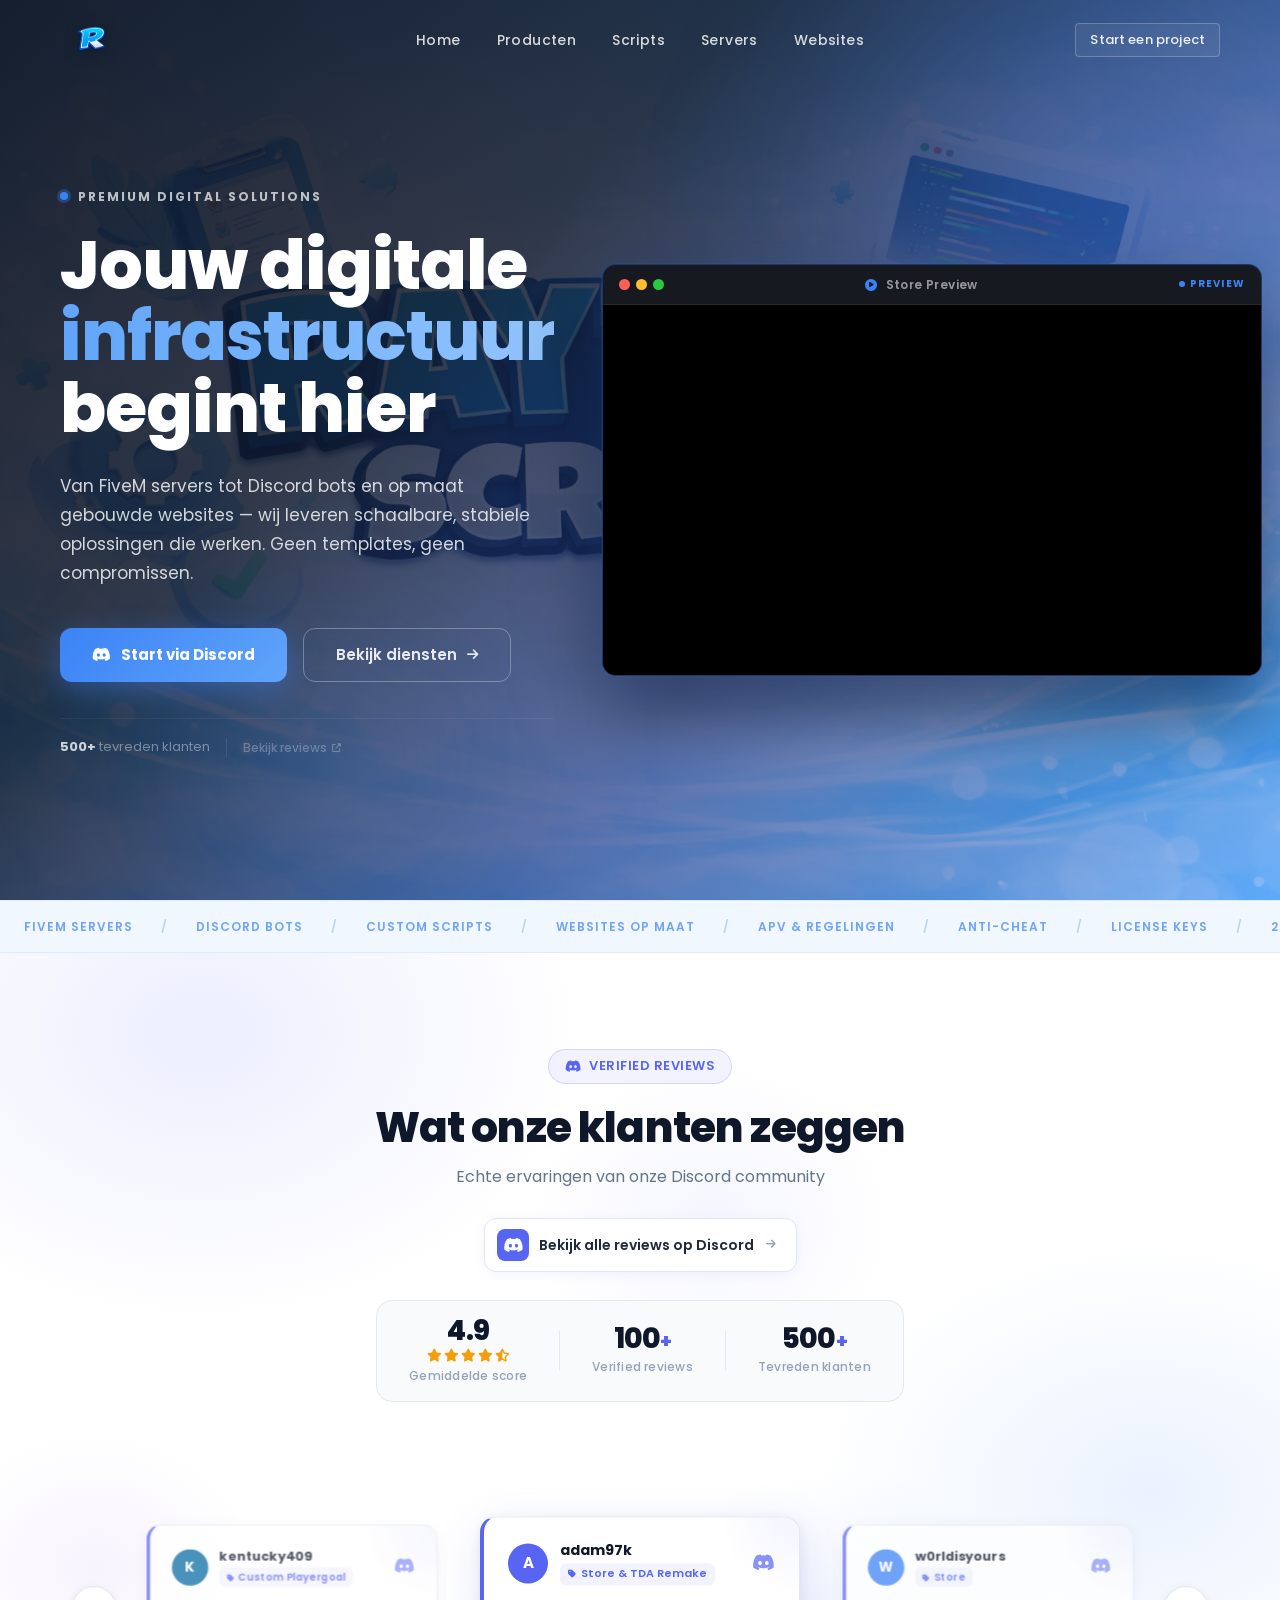
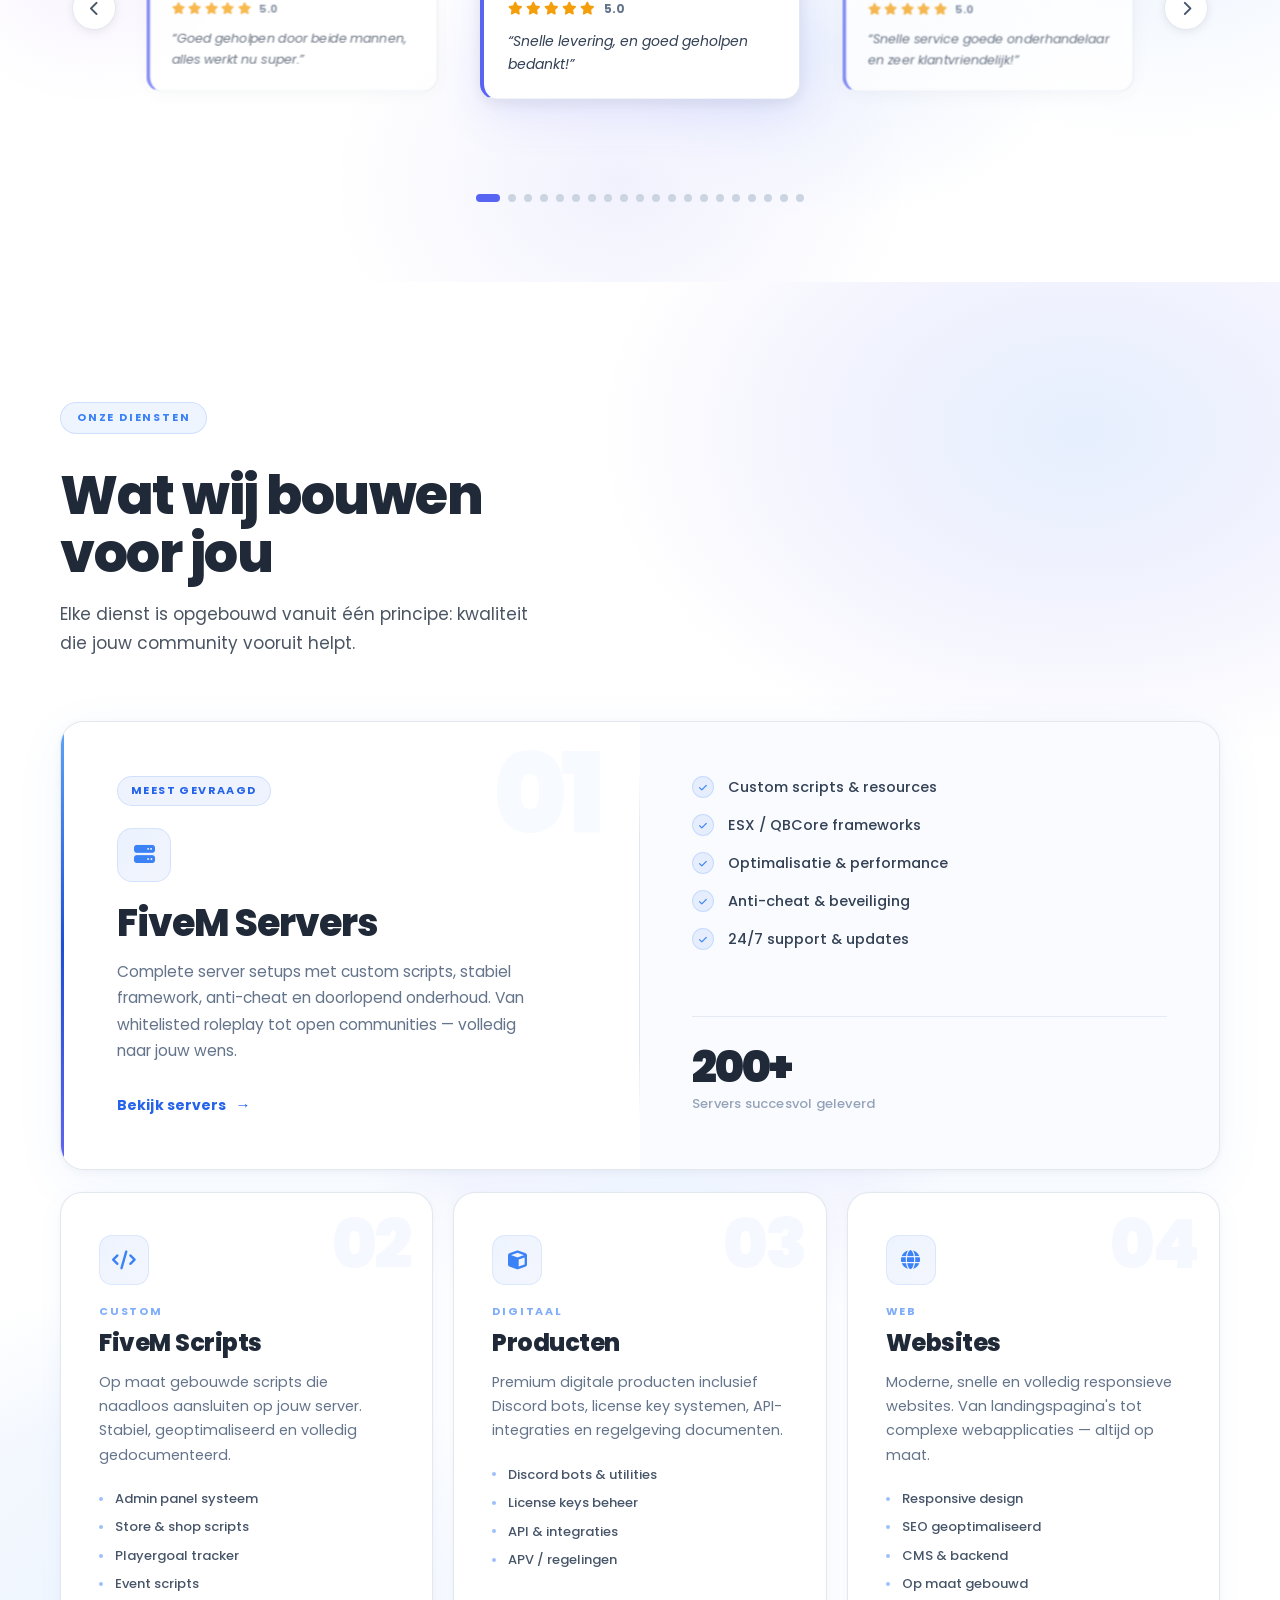
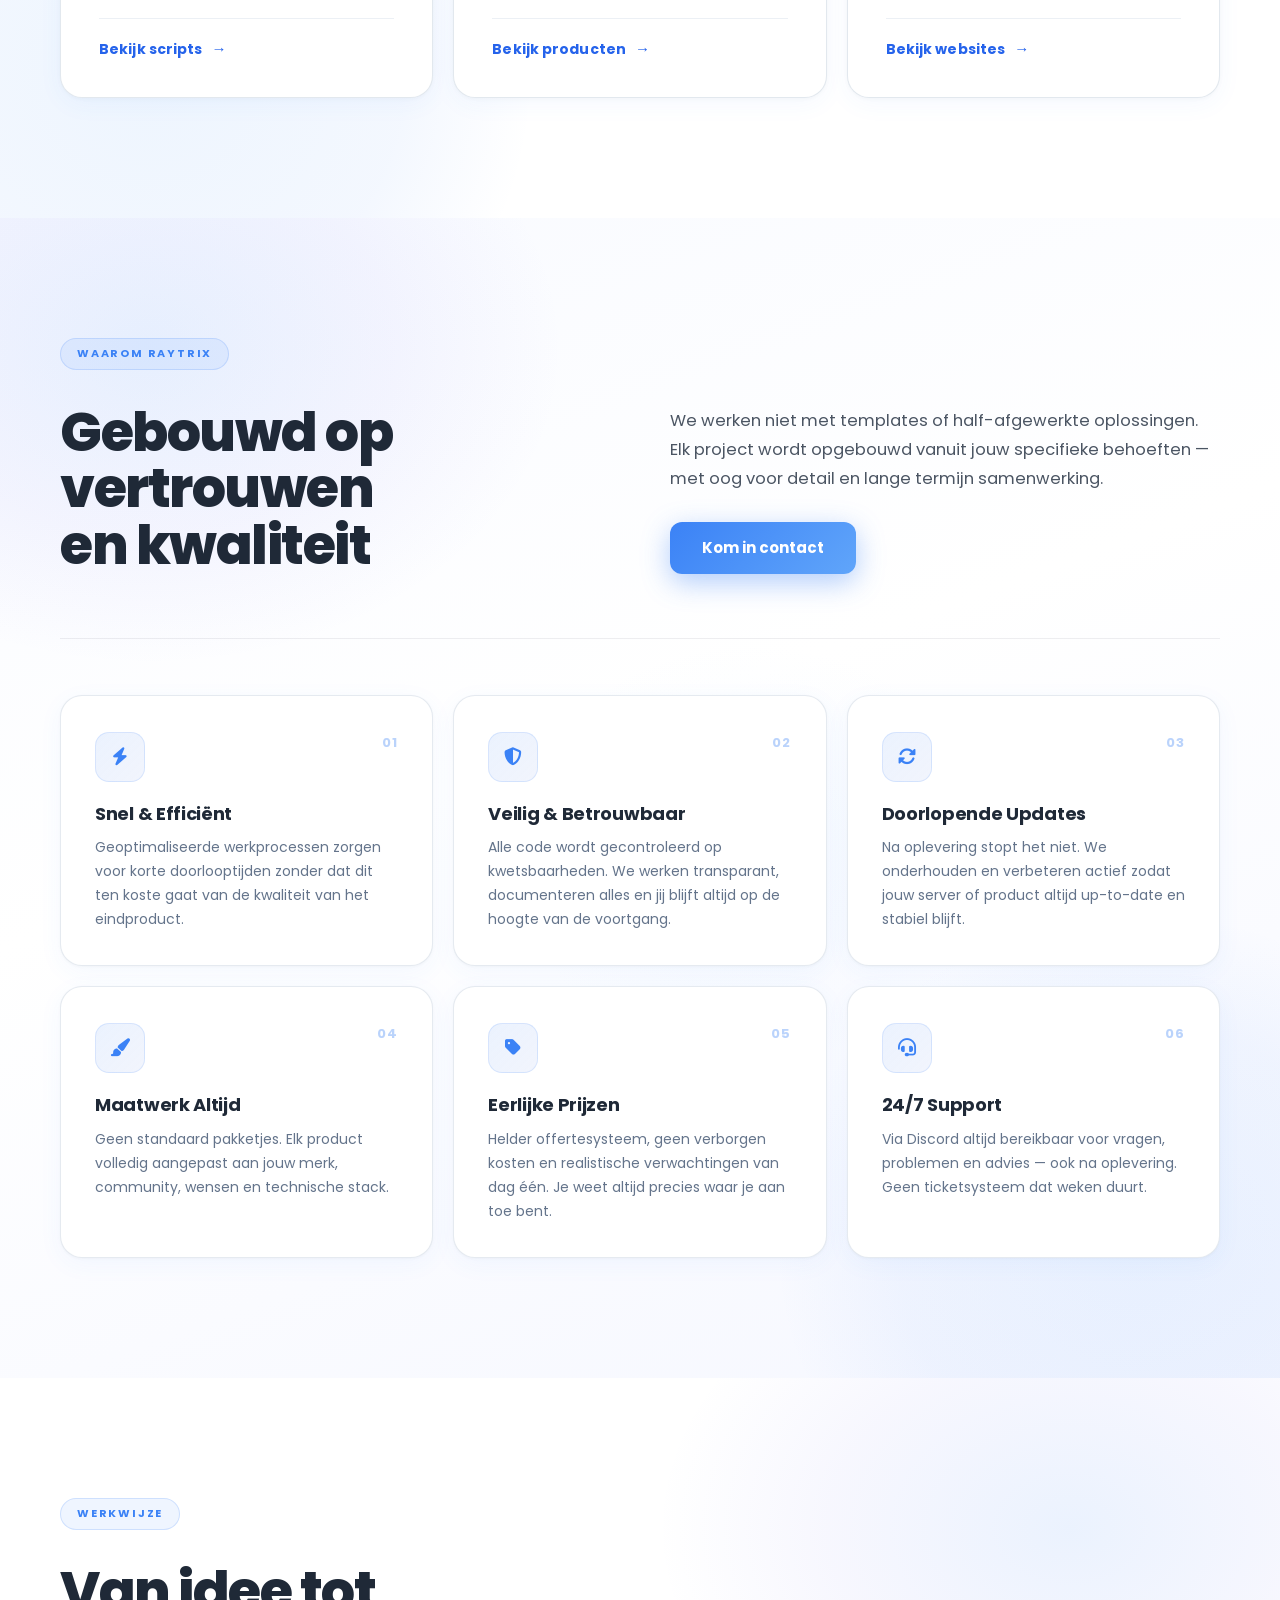
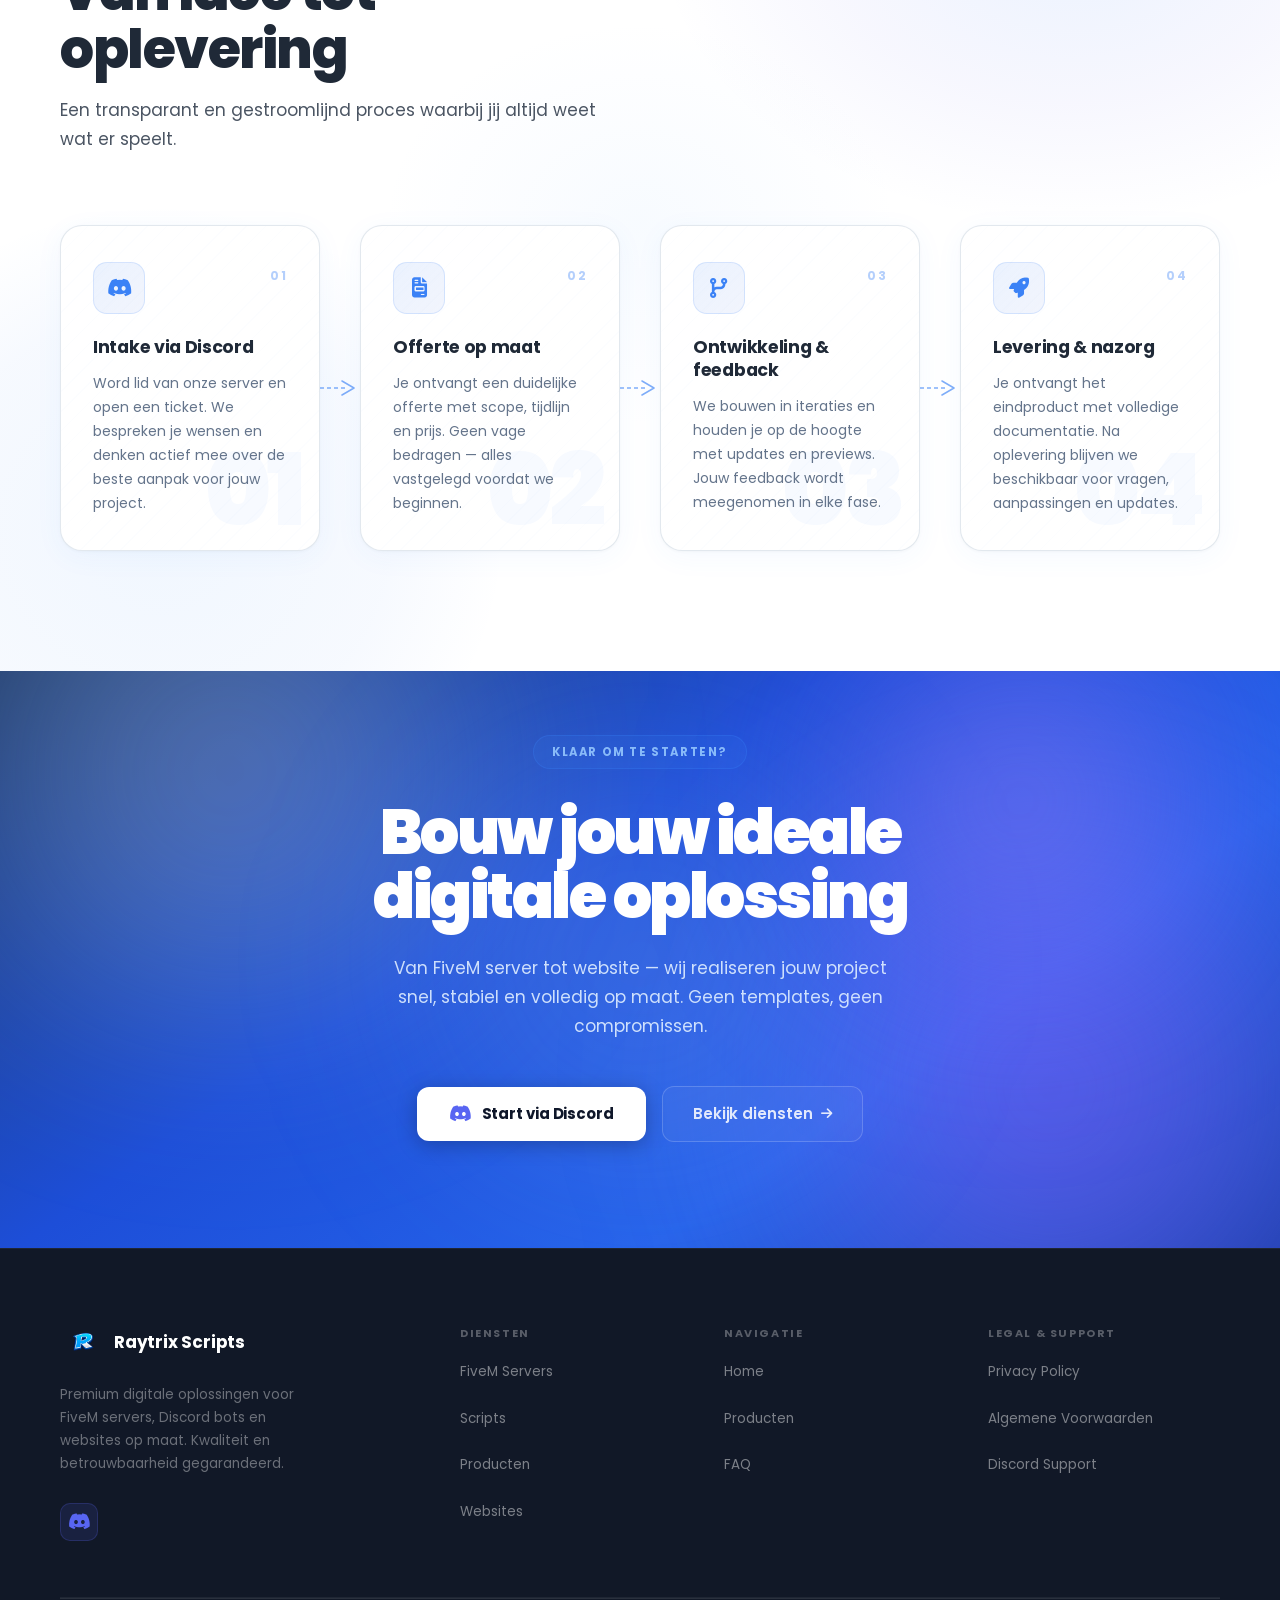
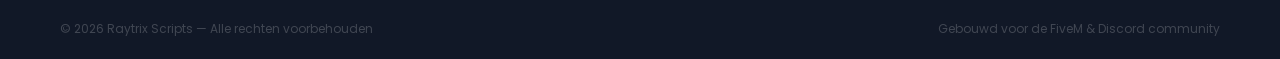
<file: files/index.html>
﻿<!DOCTYPE html>
<html lang="nl">
<head>
    <meta charset="UTF-8">
    <meta name="viewport" content="width=device-width, initial-scale=1.0">
    <meta name="description" content="Raytrix Scripts - Premium FiveM Servers, Discord Bots en Websites op maat">
    <link rel="canonical" href="index.html">
    <meta name="theme-color" content="#3b82f6">
    <meta property="og:type" content="website">
    <meta property="og:site_name" content="Raytrix Scripts">
    <meta property="og:title" content="Raytrix Scripts - Premium Digital Solutions">
    <meta property="og:description" content="Premium FiveM Servers, Scripts & Websites op maat. Kwaliteit en betrouwbaarheid gegarandeerd.">
    <meta property="og:url" content="https://www.raytrix.nl/">
    <meta property="og:image" content="https://www.raytrix.nl/assets/images/raytrixpng.png">
    <meta property="og:image:width" content="512">
    <meta property="og:image:height" content="512">
    <meta name="twitter:card" content="summary">
    <meta name="twitter:title" content="Raytrix Scripts - Premium Digital Solutions">
    <meta name="twitter:description" content="Premium FiveM Servers, Scripts & Websites op maat.">
    <meta name="twitter:image" content="https://www.raytrix.nl/assets/images/raytrixpng.png?v=2">
    <title>Raytrix Scripts - Premium Digital Solutions</title>
    <link rel="icon" type="image/png" href="assets/images/favicon.png">
    <link rel="stylesheet" href="assets/styles/main.css">
    <link rel="stylesheet" href="https://cdnjs.cloudflare.com/ajax/libs/font-awesome/6.4.0/css/all.min.css">
    <link href="https://fonts.googleapis.com/css2?family=Poppins:wght@300;400;500;600;700;800&display=swap" rel="stylesheet">
</head>
<body>
    <!-- Navigation -->
    <nav class="navbar" id="navbar">
        <div class="container">
            <div class="nav-wrapper">
                <a href="home.html" class="logo">
                    <img src="assets/images/raytrixpng.png" alt="Raytrix Scripts Logo">
                </a>
                <div class="nav-menu" id="navMenu">
                    <a href="home.html" class="nav-link active">Home</a>
                    <a href="producten.html" class="nav-link">Producten</a>
                    <a href="scripts.html" class="nav-link">Scripts</a>
                    <a href="servers.html" class="nav-link">Servers</a>
                    <a href="websites.html" class="nav-link">Websites</a>
                </div>
                <a href="https://discord.gg/raytrix" class="nav-cta-btn" target="_blank" rel="noopener noreferrer">Start een project</a>
                <div class="hamburger" id="hamburger">
                    <span></span>
                    <span></span>
                    <span></span>
                </div>
            </div>
        </div>
    </nav>

    <!-- ============================================================
         HERO
    ============================================================ -->
    <section class="hero-v2">
        <div class="hero-v2-bg">
            <img src="assets/images/raytrixbanner.png" alt="">
            <div class="hero-v2-overlay"></div>
            <div class="hero-v2-glow glow-1"></div>
            <div class="hero-v2-glow glow-2"></div>
        </div>
        <div class="container hero-v2-inner">
            <div class="hero-v2-left">
                <div class="hero-v2-kicker">
                    <span class="kicker-dot"></span>
                    Premium Digital Solutions
                </div>
                <h1 class="hero-v2-title text-reveal">
                    Jouw digitale<br>
                    <span class="hero-v2-accent">infrastructuur</span><br>
                    begint hier
                </h1>
                <p class="hero-v2-desc text-reveal delay-2">
                    Van FiveM servers tot Discord bots en op maat gebouwde websites — wij leveren schaalbare, stabiele oplossingen die werken. Geen templates, geen compromissen.
                </p>
                <div class="hero-v2-actions text-reveal delay-3">
                    <a href="https://discord.gg/raytrix" class="btn-solid" target="_blank" rel="noopener noreferrer">
                        <i class="fab fa-discord"></i> Start via Discord
                    </a>
                    <a href="index.html#diensten" class="btn-ghost">
                        Bekijk diensten <i class="fas fa-arrow-right" style="font-size:13px"></i>
                    </a>
                </div>

                <div class="hero-reviews text-reveal delay-3">
                    <span class="hero-reviews-count"><strong>500+</strong> tevreden klanten</span>
                    <a href="https://discord.gg/raytrix" class="hero-reviews-link" target="_blank" rel="noopener noreferrer">
                        Bekijk reviews <i class="fas fa-external-link-alt"></i>
                    </a>
                </div>

            </div>
            <div class="hero-v2-right">
                <div class="hero-store-video-wrap">
                    <div class="hero-store-video-titlebar">
                        <div class="hero-store-dots">
                            <span class="ce-dot ce-dot-r"></span>
                            <span class="ce-dot ce-dot-y"></span>
                            <span class="ce-dot ce-dot-g"></span>
                        </div>
                        <span class="hero-store-video-title"><i class="fas fa-play-circle"></i> Store Preview</span>
                        <span class="hero-store-video-live"><span class="hero-store-live-dot"></span>PREVIEW</span>
                    </div>
                    <div class="hero-store-video-inner">
                        <iframe
                            class="hero-store-video"
                            src="https://www.youtube.com/embed/0UhcAXGmFrU?si=B8dTFMgLLhdA-dl8&autoplay=1&mute=1&loop=1&playlist=0UhcAXGmFrU&controls=0&modestbranding=1&playsinline=1"
                            title="Store Preview Showcase"
                            frameborder="0"
                            allow="accelerometer; autoplay; clipboard-write; encrypted-media; gyroscope; picture-in-picture; web-share"
                            referrerpolicy="strict-origin-when-cross-origin"
                            allowfullscreen
                        ></iframe>
                    </div>
                </div>
            </div>
        </div>
        </section>

    <!-- ============================================================
         RIBBON
    ============================================================ -->
    <div class="ribbon" aria-hidden="true">
        <div class="ribbon-track">
            <span>FiveM Servers</span><span class="ribbon-sep">/</span>
            <span>Discord Bots</span><span class="ribbon-sep">/</span>
            <span>Custom Scripts</span><span class="ribbon-sep">/</span>
            <span>Websites op Maat</span><span class="ribbon-sep">/</span>
            <span>APV &amp; Regelingen</span><span class="ribbon-sep">/</span>
            <span>Anti-Cheat</span><span class="ribbon-sep">/</span>
            <span>License Keys</span><span class="ribbon-sep">/</span>
            <span>24/7 Support</span><span class="ribbon-sep">/</span>
            <span>FiveM Servers</span><span class="ribbon-sep">/</span>
            <span>Discord Bots</span><span class="ribbon-sep">/</span>
            <span>Custom Scripts</span><span class="ribbon-sep">/</span>
            <span>Websites op Maat</span><span class="ribbon-sep">/</span>
            <span>APV &amp; Regelingen</span><span class="ribbon-sep">/</span>
            <span>Anti-Cheat</span><span class="ribbon-sep">/</span>
            <span>License Keys</span><span class="ribbon-sep">/</span>
            <span>24/7 Support</span><span class="ribbon-sep">/</span>
        </div>
    </div>

    <!-- ============================================================
         REVIEWS CAROUSEL
    ============================================================ -->
    <section class="reviews-section" id="reviews">
        <div class="rev-ambient rev-amb-1"></div>
        <div class="rev-ambient rev-amb-2"></div>
        <div class="rev-ambient rev-amb-3"></div>
        <div class="rev-ambient rev-amb-4"></div>
        <div class="rev-ambient rev-amb-5"></div>
        <div class="rev-ambient rev-amb-6"></div>

        <div class="container">
            <div class="rev-header">
                <div class="rev-header-badge">
                    <i class="fab fa-discord"></i>
                    Verified Reviews
                </div>
                <h2 class="rev-title">Wat onze klanten zeggen</h2>
                <p class="rev-subtitle">Echte ervaringen van onze Discord community</p>
                <a href="https://discord.gg/reHzzTXH6F" class="rev-discord-inline" target="_blank" rel="noopener noreferrer">
                    <span class="rev-discord-inline-icon"><i class="fab fa-discord"></i></span>
                    <span class="rev-discord-inline-label">Bekijk alle reviews op Discord</span>
                    <i class="fas fa-arrow-right rev-discord-inline-arrow"></i>
                </a>
                <div class="rev-stats">
                    <div class="rev-stat">
                        <span class="rev-stat-num">4.9</span>
                        <div class="rev-stat-stars">
                            <i class="fas fa-star"></i><i class="fas fa-star"></i><i class="fas fa-star"></i><i class="fas fa-star"></i><i class="fas fa-star-half-alt"></i>
                        </div>
                        <span class="rev-stat-label">Gemiddelde score</span>
                    </div>
                    <div class="rev-stat-divider"></div>
                    <div class="rev-stat">
                        <span class="rev-stat-num">100<span class="rev-stat-plus">+</span></span>
                        <span class="rev-stat-label">Verified reviews</span>
                    </div>
                    <div class="rev-stat-divider"></div>
                    <div class="rev-stat">
                        <span class="rev-stat-num">500<span class="rev-stat-plus">+</span></span>
                        <span class="rev-stat-label">Tevreden klanten</span>
                    </div>
                </div>
            </div>

            <div class="rev-carousel-wrapper">
                <button class="rev-nav rev-nav-prev" id="revPrev" aria-label="Vorige review">
                    <i class="fas fa-chevron-left"></i>
                </button>
                <div class="rev-viewport" id="revViewport">
                    <div class="rev-track" id="revTrack"></div>
                </div>
                <button class="rev-nav rev-nav-next" id="revNext" aria-label="Volgende review">
                    <i class="fas fa-chevron-right"></i>
                </button>
            </div>

            <div class="rev-dots" id="revDots"></div>
        </div>
    </section>

    <script>
    (function() {
        var reviews = [
            { user: 'adam97k',        av: 'A', product: 'Store & TDA Remake',       score: 5.0, text: 'Snelle levering, en goed geholpen bedankt!' },
            { user: 'w0rldisyours',   av: 'W', product: 'Store',                    score: 5.0, text: 'Snelle service goede onderhandelaar en zeer klantvriendelijk!' },
            { user: 'marlon2r9',      av: 'M', product: 'Roleplay Website + Store', score: 4.7, text: 'Website ontzettend snel geleverd naar wens.' },
            { user: 'dion.nl',        av: 'D', product: 'Discord Bot',              score: 5.0, text: 'Ging super snel. Ik raad jullie allemaal aan!' },
            { user: 'babanada321',    av: 'B', product: 'Event Script',             score: 5.0, text: 'Top script en snelle reacties, danku!' },
            { user: 'dylans150909',   av: 'D', product: 'Event & Playergoal',       score: 5.0, text: 'Love bro snelle gast en echt super de scripts!' },
            { user: 'stan5m',         av: 'S', product: 'Playergoals',              score: 5.0, text: 'Perfect script! Werkt top en snelle reactie.' },
            { user: 'mikerexgaming',  av: 'M', product: 'Playergoal',               score: 5.0, text: 'Snel en vertrouwd!' },
            { user: 'mystic.cfx',     av: 'M', product: 'Playergoal + Event',       score: 5.0, text: 'Top product(en), ik zal zeker vaker terug komen!' },
            { user: 'kentucky409',    av: 'K', product: 'Future Remake',            score: 5.0, text: 'Raytrix the beste server shop op de markt, zeker aanrader!!' },
            { user: 'mz.0492',        av: 'M', product: 'VIP',                      score: 5.0, text: 'Harde werkers waren er tot laat bij, betere klanten service ga je niet krijgen!!' },
            { user: '.snailworld',    av: 'S', product: 'Future RP Server',         score: 5.0, text: 'Server ontvangen, ziet er echt premium uit!' },
            { user: 'kentucky409',    av: 'K', product: 'Discord Servers 3x',       score: 5.0, text: 'Echt een top team, bijna 24/7 bereikbaar!' },
            { user: 'mz.0492',        av: 'M', product: 'VIP + Servers',            score: 5.0, text: 'Boys jullie slapen op deze heren, VIP voor maar 60 euro??' },
            { user: 'barrie_024',     av: 'B', product: 'TDA Remake',               score: 5.0, text: 'Goeie snelle service, aanrader voor iedereen!' },
            { user: 'justpetrovski',  av: 'J', product: 'Betaald Partnerschap',     score: 5.0, text: 'Super snel en super fijne service!' },
            { user: 'twan.23',        av: 'T', product: 'Custom Server',            score: 5.0, text: 'Echt een aanrader! Alles heel ordelijk geregeld.' },
            { user: 'keano0314',      av: 'K', product: 'TDA Remake',               score: 5.0, text: 'Top gozers, binnen 10 minuten alles gefixt!' },
            { user: 'mrcrabz_.',      av: 'M', product: 'Partner',                  score: 5.0, text: 'Snelle reactie en klantvriendelijk!' },
            { user: 'kentucky409',    av: 'K', product: 'Custom Playergoal',        score: 5.0, text: 'Goed geholpen door beide mannen, alles werkt nu super.' }
        ];

        var avatarColors = ['#5865F2','#3b82f6','#1d4ed8','#7c3aed','#0891b2','#0284c7','#4f46e5','#6366f1','#2563eb','#0369a1'];

        function el(tag, cls) { var e = document.createElement(tag); if (cls) e.className = cls; return e; }
        function icon(cls) { var i = el('i', cls); return i; }

        function buildStars(score) {
            var wrap = el('div', 'rev-stars');
            var full = Math.floor(score);
            for (var i = 0; i < full; i++) wrap.appendChild(icon('fas fa-star'));
            if (score - full >= 0.5) wrap.appendChild(icon('fas fa-star-half-alt'));
            var sc = el('span', 'rev-score');
            sc.textContent = score.toFixed(1);
            wrap.appendChild(sc);
            return wrap;
        }

        function buildCard(r, idx) {
            var card = el('div', 'rev-card');
            var accent = el('div', 'rev-card-accent');
            card.appendChild(accent);

            var top = el('div', 'rev-card-top');
            var avatar = el('div', 'rev-avatar');
            avatar.style.background = avatarColors[idx % avatarColors.length];
            avatar.textContent = r.av;
            top.appendChild(avatar);

            var info = el('div', 'rev-user-info');
            var uname = el('div', 'rev-username');
            uname.textContent = r.user;
            info.appendChild(uname);
            var badge = el('div', 'rev-product-badge');
            badge.appendChild(icon('fas fa-tag'));
            badge.appendChild(document.createTextNode(r.product));
            info.appendChild(badge);
            top.appendChild(info);

            var mark = el('div', 'rev-discord-mark');
            mark.appendChild(icon('fab fa-discord'));
            top.appendChild(mark);
            card.appendChild(top);

            card.appendChild(buildStars(r.score));

            var txt = el('p', 'rev-text');
            txt.textContent = '\u201c' + r.text + '\u201d';
            card.appendChild(txt);

            return card;
        }

        var track = document.getElementById('revTrack');
        var dotsEl = document.getElementById('revDots');
        var prevBtn = document.getElementById('revPrev');
        var nextBtn = document.getElementById('revNext');
        var total = reviews.length;
        var current = 0;
        var autoTimer = null;

        reviews.forEach(function(r, i) { track.appendChild(buildCard(r, i)); });

        reviews.forEach(function(_, i) {
            var d = el('button', 'rev-dot');
            d.setAttribute('aria-label', 'Review ' + (i + 1));
            d.addEventListener('click', function() { goTo(i); });
            dotsEl.appendChild(d);
        });

        function positionCards() {
            var cards = track.querySelectorAll('.rev-card');
            var viewport = document.getElementById('revViewport');
            var vpW = viewport.offsetWidth;
            var cardW = cards[0] ? cards[0].offsetWidth : 320;
            var gap = 28;

            cards.forEach(function(card, i) {
                // Circular shortest-path diff so wrap-around works
                var diff = i - current;
                if (diff > total / 2)  diff -= total;
                if (diff < -total / 2) diff += total;
                var absDiff = Math.abs(diff);
                var scale, opacity, zIndex, tx;

                tx = vpW / 2 - cardW / 2 + diff * (cardW + gap);

                if (absDiff === 0)      { scale = 1;    opacity = 1;    zIndex = 10; }
                else if (absDiff === 1) { scale = 0.91; opacity = 0.72; zIndex = 8;  }
                else if (absDiff === 2) { scale = 0.82; opacity = 0.45; zIndex = 6;  }
                else                    { scale = 0.75; opacity = 0.08; zIndex = 2;  }

                card.style.transform = 'translateX(' + tx + 'px) translateY(-50%) scale(' + scale + ')';
                card.style.opacity = opacity;
                card.style.zIndex = zIndex;
                card.classList.toggle('rev-card--active', absDiff === 0);
            });

            dotsEl.querySelectorAll('.rev-dot').forEach(function(d, i) {
                d.classList.toggle('rev-dot--active', i === current);
            });
        }

        function goTo(idx) {
            current = ((idx % total) + total) % total;
            positionCards();
            resetAuto();
        }

        function resetAuto() {
            clearInterval(autoTimer);
            autoTimer = setInterval(function() { goTo(current + 1); }, 4500);
        }

        prevBtn.addEventListener('click', function() { goTo(current - 1); });
        nextBtn.addEventListener('click', function() { goTo(current + 1); });

        var touchStartX = 0;
        track.addEventListener('touchstart', function(e) { touchStartX = e.touches[0].clientX; }, { passive: true });
        track.addEventListener('touchend', function(e) {
            var dx = e.changedTouches[0].clientX - touchStartX;
            if (Math.abs(dx) > 50) goTo(current + (dx < 0 ? 1 : -1));
        }, { passive: true });

        track.addEventListener('click', function(e) {
            var card = e.target.closest('.rev-card');
            if (!card) return;
            var cards = Array.from(track.querySelectorAll('.rev-card'));
            var idx = cards.indexOf(card);
            if (idx !== current) goTo(idx);
        });

        window.addEventListener('resize', positionCards);
        positionCards();
        resetAuto();
    })();
    </script>

    <!-- ============================================================
         DIENSTEN — SERVICE SHOWCASE
    ============================================================ -->
    <section class="diensten" id="diensten">
        <div class="svc-ambient svc-ambient-1"></div>
        <div class="svc-ambient svc-ambient-2"></div>
        <div class="svc-ambient svc-ambient-3"></div>
        <div class="container">
            <div class="diensten-header">
                <span class="label-tag">Onze Diensten</span>
                <h2>Wat wij bouwen<br>voor jou</h2>
                <p>Elke dienst is opgebouwd vanuit één principe: kwaliteit die jouw community vooruit helpt.</p>
            </div>

            <!-- Featured: FiveM Servers -->
            <a href="servers.html" class="svc-featured">
                <div class="svc-featured-left">
                    <div class="svc-num-bg">01</div>
                    <div class="svc-badge">Meest gevraagd</div>
                    <div class="svc-feat-icon"><i class="fas fa-server"></i></div>
                    <h3>FiveM Servers</h3>
                    <p>Complete server setups met custom scripts, stabiel framework, anti-cheat en doorlopend onderhoud. Van whitelisted roleplay tot open communities — volledig naar jouw wens.</p>
                    <span class="svc-cta">Bekijk servers <span class="svc-arrow">&#8594;</span></span>
                </div>
                <div class="svc-featured-right">
                    <ul class="svc-feat-list">
                        <li><i class="fas fa-check"></i> Custom scripts &amp; resources</li>
                        <li><i class="fas fa-check"></i> ESX / QBCore frameworks</li>
                        <li><i class="fas fa-check"></i> Optimalisatie &amp; performance</li>
                        <li><i class="fas fa-check"></i> Anti-cheat &amp; beveiliging</li>
                        <li><i class="fas fa-check"></i> 24/7 support &amp; updates</li>
                    </ul>
                    <div class="svc-feat-stat">
                        <span class="svc-stat-num">200+</span>
                        <span class="svc-stat-lab">Servers succesvol geleverd</span>
                    </div>
                </div>
            </a>

            <!-- 3 service cards -->
            <div class="svc-grid">
                <a href="scripts.html" class="svc-card">
                    <span class="svc-card-num">02</span>
                    <div class="svc-card-icon"><i class="fas fa-code"></i></div>
                    <div class="svc-card-eyebrow">Custom</div>
                    <h3>FiveM Scripts</h3>
                    <p>Op maat gebouwde scripts die naadloos aansluiten op jouw server. Stabiel, geoptimaliseerd en volledig gedocumenteerd.</p>
                    <ul class="svc-mini-list">
                        <li>Admin panel systeem</li>
                        <li>Store &amp; shop scripts</li>
                        <li>Playergoal tracker</li>
                        <li>Event scripts</li>
                    </ul>
                    <span class="svc-cta">Bekijk scripts <span class="svc-arrow">&#8594;</span></span>
                </a>

                <a href="producten.html" class="svc-card">
                    <span class="svc-card-num">03</span>
                    <div class="svc-card-icon"><i class="fas fa-cube"></i></div>
                    <div class="svc-card-eyebrow">Digitaal</div>
                    <h3>Producten</h3>
                    <p>Premium digitale producten inclusief Discord bots, license key systemen, API-integraties en regelgeving documenten.</p>
                    <ul class="svc-mini-list">
                        <li>Discord bots &amp; utilities</li>
                        <li>License keys beheer</li>
                        <li>API &amp; integraties</li>
                        <li>APV / regelingen</li>
                    </ul>
                    <span class="svc-cta">Bekijk producten <span class="svc-arrow">&#8594;</span></span>
                </a>

                <a href="websites.html" class="svc-card">
                    <span class="svc-card-num">04</span>
                    <div class="svc-card-icon"><i class="fas fa-globe"></i></div>
                    <div class="svc-card-eyebrow">Web</div>
                    <h3>Websites</h3>
                    <p>Moderne, snelle en volledig responsieve websites. Van landingspagina's tot complexe webapplicaties — altijd op maat.</p>
                    <ul class="svc-mini-list">
                        <li>Responsive design</li>
                        <li>SEO geoptimaliseerd</li>
                        <li>CMS &amp; backend</li>
                        <li>Op maat gebouwd</li>
                    </ul>
                    <span class="svc-cta">Bekijk websites <span class="svc-arrow">&#8594;</span></span>
                </a>
            </div>
        </div>
    </section>

    <!-- ============================================================
         WAAROM RAYTRIX
    ============================================================ -->
    <section class="waarom">
        <div class="waarom-ambient waarom-ambient-1"></div>
        <div class="waarom-ambient waarom-ambient-2"></div>
        <div class="waarom-ambient waarom-ambient-3"></div>
        <div class="container">
            <div class="waarom-head">
                <div class="waarom-head-left">
                    <span class="label-tag">Waarom Raytrix</span>
                    <h2>Gebouwd op<br>vertrouwen<br>en kwaliteit</h2>
                </div>
                <div class="waarom-head-right">
                    <p>We werken niet met templates of half-afgewerkte oplossingen. Elk project wordt opgebouwd vanuit jouw specifieke behoeften &mdash; met oog voor detail en lange termijn samenwerking.</p>
                    <a href="https://discord.gg/raytrix" class="btn-solid" target="_blank" rel="noopener noreferrer">Kom in contact</a>
                </div>
            </div>
            <div class="waarom-cards">
                <div class="wc-card">
                    <div class="wc-top">
                        <div class="wc-icon"><i class="fas fa-bolt"></i></div>
                        <span class="wc-num">01</span>
                    </div>
                    <h3>Snel &amp; Effici&euml;nt</h3>
                    <p>Geoptimaliseerde werkprocessen zorgen voor korte doorlooptijden zonder dat dit ten koste gaat van de kwaliteit van het eindproduct.</p>
                </div>
                <div class="wc-card">
                    <div class="wc-top">
                        <div class="wc-icon"><i class="fas fa-shield-alt"></i></div>
                        <span class="wc-num">02</span>
                    </div>
                    <h3>Veilig &amp; Betrouwbaar</h3>
                    <p>Alle code wordt gecontroleerd op kwetsbaarheden. We werken transparant, documenteren alles en jij blijft altijd op de hoogte van de voortgang.</p>
                </div>
                <div class="wc-card">
                    <div class="wc-top">
                        <div class="wc-icon"><i class="fas fa-sync-alt"></i></div>
                        <span class="wc-num">03</span>
                    </div>
                    <h3>Doorlopende Updates</h3>
                    <p>Na oplevering stopt het niet. We onderhouden en verbeteren actief zodat jouw server of product altijd up-to-date en stabiel blijft.</p>
                </div>
                <div class="wc-card">
                    <div class="wc-top">
                        <div class="wc-icon"><i class="fas fa-paint-brush"></i></div>
                        <span class="wc-num">04</span>
                    </div>
                    <h3>Maatwerk Altijd</h3>
                    <p>Geen standaard pakketjes. Elk product volledig aangepast aan jouw merk, community, wensen en technische stack.</p>
                </div>
                <div class="wc-card">
                    <div class="wc-top">
                        <div class="wc-icon"><i class="fas fa-tag"></i></div>
                        <span class="wc-num">05</span>
                    </div>
                    <h3>Eerlijke Prijzen</h3>
                    <p>Helder offertesysteem, geen verborgen kosten en realistische verwachtingen van dag &eacute;&eacute;n. Je weet altijd precies waar je aan toe bent.</p>
                </div>
                <div class="wc-card">
                    <div class="wc-top">
                        <div class="wc-icon"><i class="fas fa-headset"></i></div>
                        <span class="wc-num">06</span>
                    </div>
                    <h3>24/7 Support</h3>
                    <p>Via Discord altijd bereikbaar voor vragen, problemen en advies &mdash; ook na oplevering. Geen ticketsysteem dat weken duurt.</p>
                </div>
            </div>
        </div>
    </section>

    <!-- ============================================================
         PROCESS — FLOW CARDS
    ============================================================ -->
    <section class="process-v2">
        <div class="proc-ambient proc-ambient-1"></div>
        <div class="proc-ambient proc-ambient-2"></div>
        <div class="proc-ambient proc-ambient-3"></div>
        <div class="container">
            <div class="process-v2-header">
                <span class="label-tag">Werkwijze</span>
                <h2>Van idee tot<br>oplevering</h2>
                <p>Een transparant en gestroomlijnd proces waarbij jij altijd weet wat er speelt.</p>
            </div>
            <div class="proc-track">

                <div class="proc-card">
                    <div class="proc-card-pattern"></div>
                    <span class="proc-bg-num">01</span>
                    <div class="proc-card-inner">
                        <div class="proc-top">
                            <div class="proc-icon"><i class="fab fa-discord"></i></div>
                            <span class="proc-step">01</span>
                        </div>
                        <h3>Intake via Discord</h3>
                        <p>Word lid van onze server en open een ticket. We bespreken je wensen en denken actief mee over de beste aanpak voor jouw project.</p>
                    </div>
                </div>

                <div class="proc-connector" aria-hidden="true">
                    <svg width="40" height="28" viewBox="0 0 40 28" fill="none" xmlns="http://www.w3.org/2000/svg">
                        <line class="proc-dash" x1="0" y1="14" x2="28" y2="14" stroke="#3b82f6" stroke-width="1.5" stroke-dasharray="4 3"/>
                        <polyline points="22,7 34,14 22,21" fill="none" stroke="#3b82f6" stroke-width="1.5" stroke-linecap="round" stroke-linejoin="round"/>
                    </svg>
                </div>

                <div class="proc-card">
                    <div class="proc-card-pattern"></div>
                    <span class="proc-bg-num">02</span>
                    <div class="proc-card-inner">
                        <div class="proc-top">
                            <div class="proc-icon"><i class="fas fa-file-invoice"></i></div>
                            <span class="proc-step">02</span>
                        </div>
                        <h3>Offerte op maat</h3>
                        <p>Je ontvangt een duidelijke offerte met scope, tijdlijn en prijs. Geen vage bedragen &mdash; alles vastgelegd voordat we beginnen.</p>
                    </div>
                </div>

                <div class="proc-connector" aria-hidden="true">
                    <svg width="40" height="28" viewBox="0 0 40 28" fill="none" xmlns="http://www.w3.org/2000/svg">
                        <line class="proc-dash" x1="0" y1="14" x2="28" y2="14" stroke="#3b82f6" stroke-width="1.5" stroke-dasharray="4 3"/>
                        <polyline points="22,7 34,14 22,21" fill="none" stroke="#3b82f6" stroke-width="1.5" stroke-linecap="round" stroke-linejoin="round"/>
                    </svg>
                </div>

                <div class="proc-card">
                    <div class="proc-card-pattern"></div>
                    <span class="proc-bg-num">03</span>
                    <div class="proc-card-inner">
                        <div class="proc-top">
                            <div class="proc-icon"><i class="fas fa-code-branch"></i></div>
                            <span class="proc-step">03</span>
                        </div>
                        <h3>Ontwikkeling &amp; feedback</h3>
                        <p>We bouwen in iteraties en houden je op de hoogte met updates en previews. Jouw feedback wordt meegenomen in elke fase.</p>
                    </div>
                </div>

                <div class="proc-connector" aria-hidden="true">
                    <svg width="40" height="28" viewBox="0 0 40 28" fill="none" xmlns="http://www.w3.org/2000/svg">
                        <line class="proc-dash" x1="0" y1="14" x2="28" y2="14" stroke="#3b82f6" stroke-width="1.5" stroke-dasharray="4 3"/>
                        <polyline points="22,7 34,14 22,21" fill="none" stroke="#3b82f6" stroke-width="1.5" stroke-linecap="round" stroke-linejoin="round"/>
                    </svg>
                </div>

                <div class="proc-card">
                    <div class="proc-card-pattern"></div>
                    <span class="proc-bg-num">04</span>
                    <div class="proc-card-inner">
                        <div class="proc-top">
                            <div class="proc-icon"><i class="fas fa-rocket"></i></div>
                            <span class="proc-step">04</span>
                        </div>
                        <h3>Levering &amp; nazorg</h3>
                        <p>Je ontvangt het eindproduct met volledige documentatie. Na oplevering blijven we beschikbaar voor vragen, aanpassingen en updates.</p>
                    </div>
                </div>

            </div>
        </div>
    </section>

    <!-- ============================================================
         CTA
    ============================================================ -->
    <section class="cta-section">
        <div class="cta-glow cta-glow-1"></div>
        <div class="cta-glow cta-glow-2"></div>
        <div class="cta-glow cta-glow-3"></div>
        <div class="cta-glow cta-glow-4"></div>
        <div class="container">
            <div class="cta-inner">
                <span class="cta-tag">Klaar om te starten?</span>
                <h2 class="cta-title">Bouw jouw ideale<br>digitale oplossing</h2>
                <p class="cta-desc">Van FiveM server tot website — wij realiseren jouw project snel, stabiel en volledig op maat. Geen templates, geen compromissen.</p>
                <div class="cta-actions">
                    <a href="https://discord.gg/raytrix" class="cta-btn-primary" target="_blank" rel="noopener noreferrer">
                        <i class="fab fa-discord cta-discord-icon"></i>
                        Start via Discord
                    </a>
                    <a href="index.html#diensten" class="cta-btn-ghost">
                        Bekijk diensten <i class="fas fa-arrow-right" style="font-size:13px"></i>
                    </a>
                </div>
            </div>
        </div>
    </section>

    <!-- ============================================================
         FOOTER
    ============================================================ -->
    <footer class="footer-v2">
        <div class="container">
            <div class="footer-main">
                <div class="footer-brand">
                    <a href="home.html" class="footer-logo">
                        <img src="assets/images/raytrixpng.png" alt="Raytrix Scripts Logo">
                        <span>Raytrix Scripts</span>
                    </a>
                    <p>Premium digitale oplossingen voor FiveM servers, Discord bots en websites op maat. Kwaliteit en betrouwbaarheid gegarandeerd.</p>
                    <a href="https://discord.gg/raytrix" class="footer-discord-icon" target="_blank" rel="noopener noreferrer" aria-label="Discord Community">
                        <i class="fab fa-discord"></i>
                    </a>
                </div>
                <div class="footer-links">
                    <div class="footer-col">
                        <h5>Diensten</h5>
                        <ul>
                            <li><a href="servers.html">FiveM Servers</a></li>
                            <li><a href="scripts.html">Scripts</a></li>
                            <li><a href="producten.html">Producten</a></li>
                            <li><a href="websites.html">Websites</a></li>
                        </ul>
                    </div>
                    <div class="footer-col">
                        <h5>Navigatie</h5>
                        <ul>
                            <li><a href="home.html">Home</a></li>
                            <li><a href="producten.html">Producten</a></li>
                            <li><a href="faq.html">FAQ</a></li>
                        </ul>
                    </div>
                    <div class="footer-col">
                        <h5>Legal &amp; Support</h5>
                        <ul>
                            <li><a href="privacy.html">Privacy Policy</a></li>
                            <li><a href="terms.html">Algemene Voorwaarden</a></li>
                            <li><a href="https://discord.gg/raytrix" target="_blank" rel="noopener noreferrer">Discord Support</a></li>
                        </ul>
                    </div>
                </div>
            </div>
            <div class="footer-bottom">
                <span>&copy; 2026 Raytrix Scripts &mdash; Alle rechten voorbehouden</span>
                <span>Gebouwd voor de FiveM &amp; Discord community</span>
            </div>
        </div>
    </footer>

    <!-- Scroll to Top -->
    <button class="scroll-top" id="scrollTop" aria-label="Terug naar boven" title="Terug naar boven">
        <i class="fas fa-arrow-up"></i>
    </button>

    <script src="js/main.js"></script>
</body>
</html>
</file>
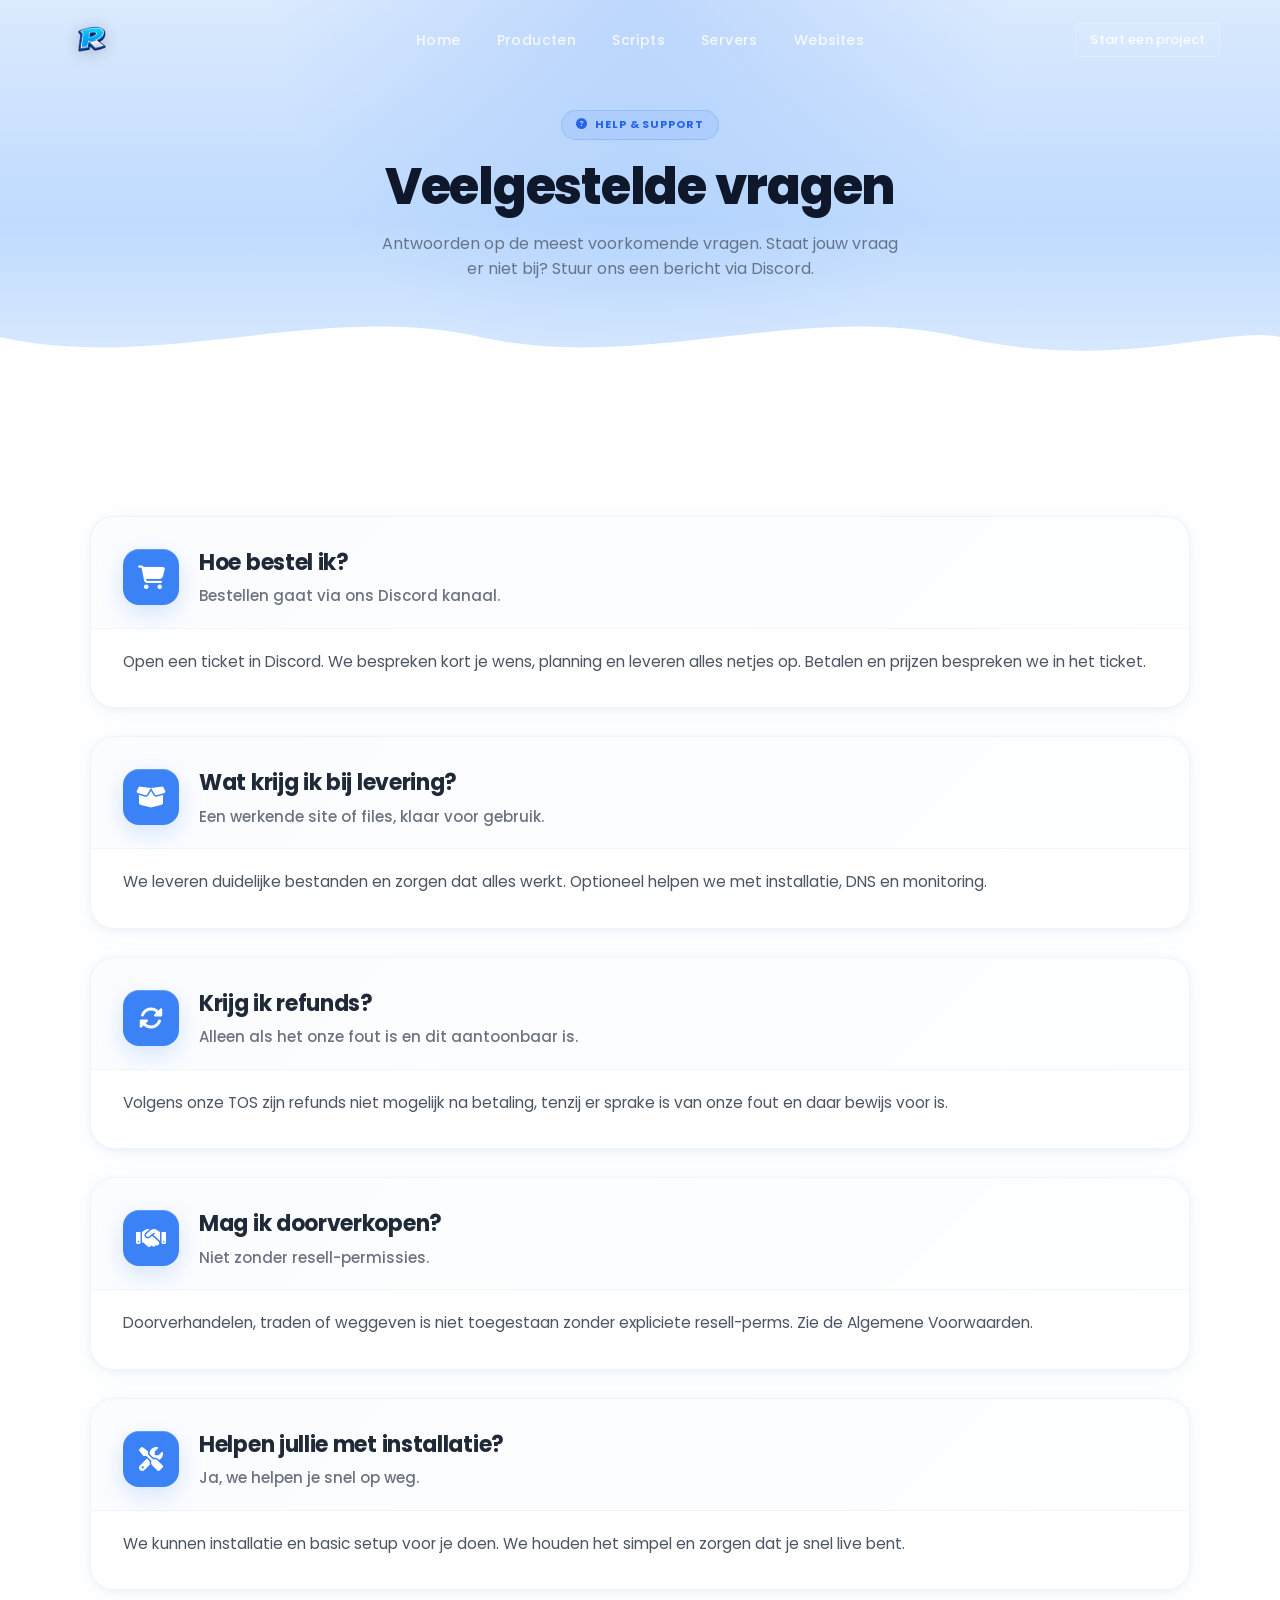
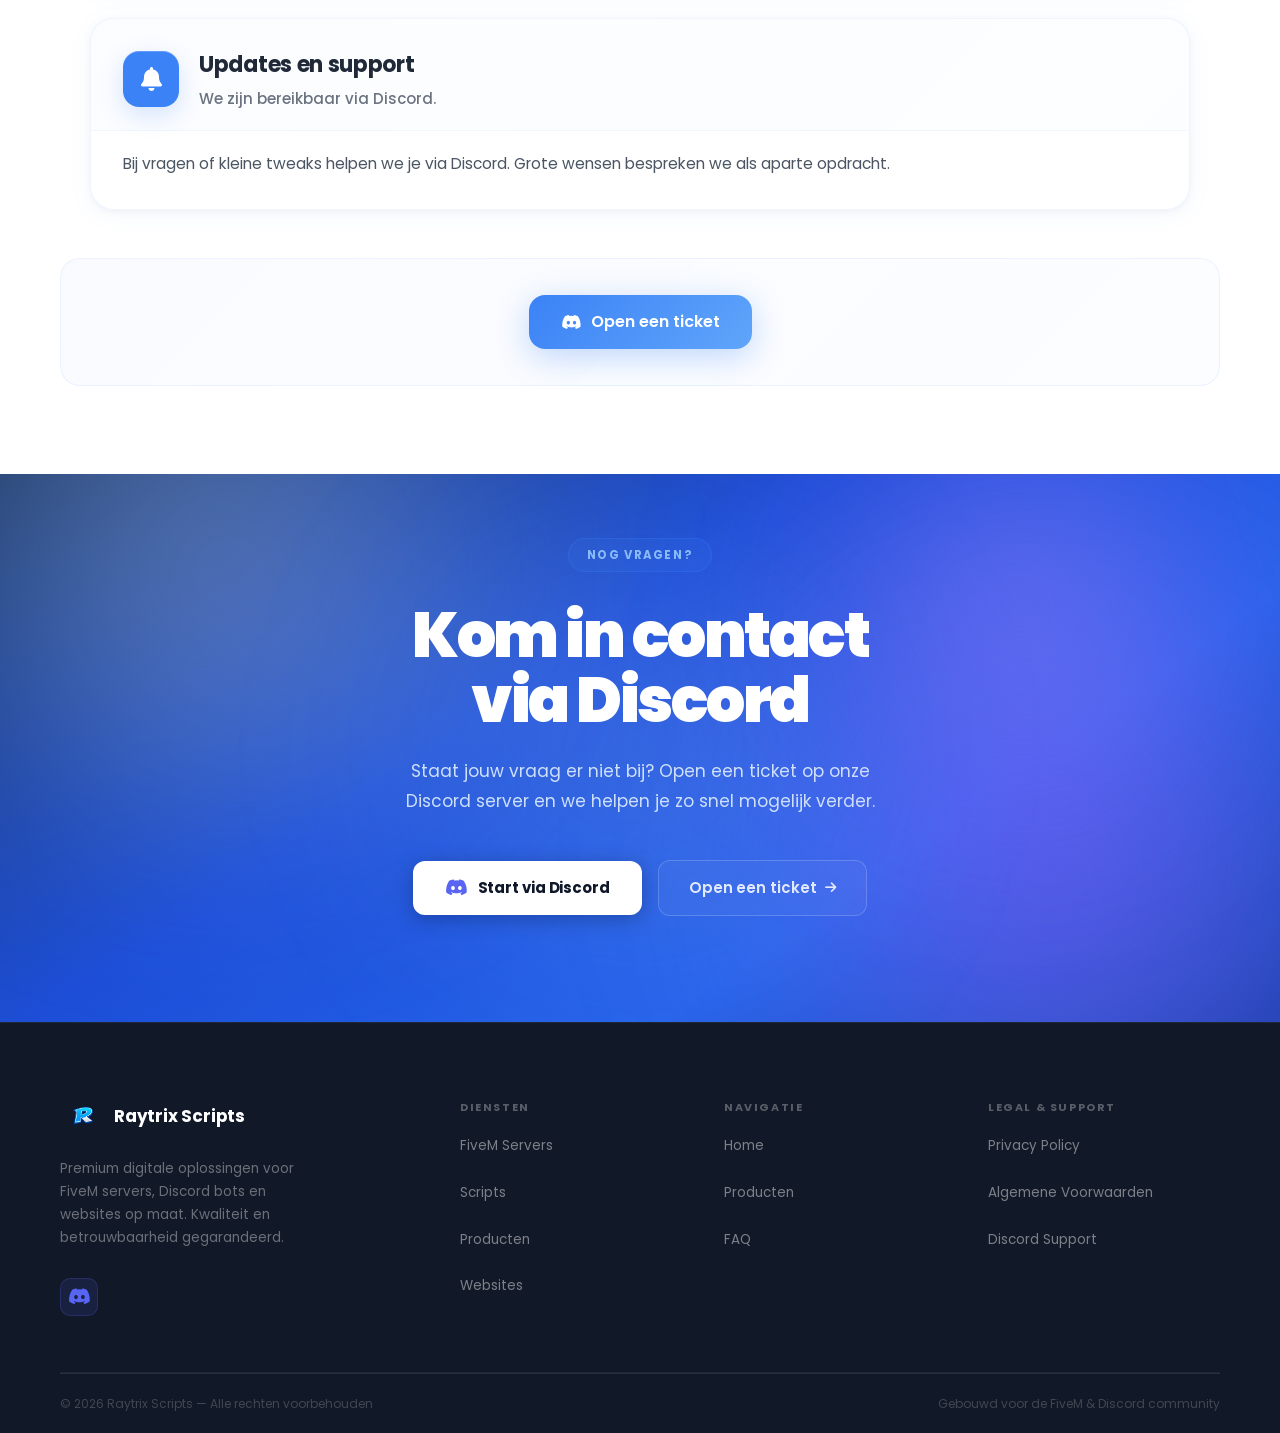
<file: files/faq.html>
﻿<!DOCTYPE html>
<html lang="nl">
<head>
  <meta charset="UTF-8">
  <meta name="viewport" content="width=device-width, initial-scale=1.0">
  <meta name="description" content="Raytrix Scripts FAQ">
  <link rel="canonical" href="faq.html">
  <meta name="theme-color" content="#3b82f6">
  <meta property="og:type" content="website">
  <meta property="og:site_name" content="Raytrix Scripts">
  <meta property="og:title" content="FAQ - Raytrix Scripts">
  <meta property="og:description" content="Antwoorden op veelgestelde vragen. Hulp nodig? Open een ticket via Discord.">
  <meta property="og:url" content="https://www.raytrix.nl/faq">
  <meta property="og:image" content="https://www.raytrix.nl/assets/images/raytrixpng.png">
  <meta property="og:image:width" content="300">
  <meta property="og:image:height" content="300">
  <meta name="twitter:card" content="summary">
  <meta name="twitter:title" content="FAQ Raytrix Scripts">
  <meta name="twitter:description" content="Antwoorden op veelgestelde vragen. Hulp nodig? Open een ticket.">
  <meta name="twitter:image" content="https://www.raytrix.nl/assets/images/raytrixpng.png?v=2">
  <title>FAQ - Raytrix Scripts</title>
  <link rel="icon" type="image/png" href="assets/images/favicon.png">
  <link rel="stylesheet" href="assets/styles/main.css">
  <link rel="stylesheet" href="https://cdnjs.cloudflare.com/ajax/libs/font-awesome/6.4.0/css/all.min.css">
  <link href="https://fonts.googleapis.com/css2?family=Poppins:wght@300;400;500;600;700;800&display=swap" rel="stylesheet">
</head>
<body>
          <nav class="navbar" id="navbar">
        <div class="container">
            <div class="nav-wrapper">
                <a href="home.html" class="logo">
                    <img src="assets/images/raytrixpng.png" alt="Raytrix Scripts Logo">
                </a>
                <div class="nav-menu" id="navMenu">
                    <a href="home.html" class="nav-link">Home</a>
                    <a href="producten.html" class="nav-link">Producten</a>
                    <a href="scripts.html" class="nav-link">Scripts</a>
                    <a href="servers.html" class="nav-link">Servers</a>
                    <a href="websites.html" class="nav-link">Websites</a>
                </div>
                <a href="https://discord.gg/raytrix" class="nav-cta-btn" target="_blank" rel="noopener noreferrer">Start een project</a>
                <div class="hamburger" id="hamburger">
                    <span></span>
                    <span></span>
                    <span></span>
                </div>
            </div>
        </div>
    </nav>

  <!-- Hero -->
      <section class="page-hero">
        <div class="container">
            <div class="page-hero-kicker">
                <i class="fas fa-circle-question"></i>
                Help & Support
            </div>
            <h1>Veelgestelde vragen</h1>
            <p class="page-hero-sub">Antwoorden op de meest voorkomende vragen. Staat jouw vraag er niet bij? Stuur ons een bericht via Discord.</p>
        </div>
    </section>

  <!-- FAQ content -->
  <section class="websites-band" id="faq">
    <div class="container">
      <div class="info-blocks">
        <section class="info-block">
          <header class="info-head">
            <span class="info-icon"><i class="fas fa-shopping-cart"></i></span>
            <div>
              <h3>Hoe bestel ik?</h3>
              <p>Bestellen gaat via ons Discord kanaal.</p>
            </div>
          </header>
          <p class="info-text">Open een ticket in Discord. We bespreken kort je wens, planning en leveren alles netjes op. Betalen en prijzen bespreken we in het ticket.</p>
        </section>

        <section class="info-block">
          <header class="info-head">
            <span class="info-icon"><i class="fas fa-box-open"></i></span>
            <div>
              <h3>Wat krijg ik bij levering?</h3>
              <p>Een werkende site of files, klaar voor gebruik.</p>
            </div>
          </header>
          <p class="info-text">We leveren duidelijke bestanden en zorgen dat alles werkt. Optioneel helpen we met installatie, DNS en monitoring.</p>
        </section>

        <section class="info-block">
          <header class="info-head">
            <span class="info-icon"><i class="fas fa-rotate"></i></span>
            <div>
              <h3>Krijg ik refunds?</h3>
              <p>Alleen als het onze fout is en dit aantoonbaar is.</p>
            </div>
          </header>
          <p class="info-text">Volgens onze TOS zijn refunds niet mogelijk na betaling, tenzij er sprake is van onze fout en daar bewijs voor is.</p>
        </section>

        <section class="info-block">
          <header class="info-head">
            <span class="info-icon"><i class="fas fa-handshake"></i></span>
            <div>
              <h3>Mag ik doorverkopen?</h3>
              <p>Niet zonder resell-permissies.</p>
            </div>
          </header>
          <p class="info-text">Doorverhandelen, traden of weggeven is niet toegestaan zonder expliciete resell-perms. Zie de Algemene Voorwaarden.</p>
        </section>

        <section class="info-block">
          <header class="info-head">
            <span class="info-icon"><i class="fas fa-screwdriver-wrench"></i></span>
            <div>
              <h3>Helpen jullie met installatie?</h3>
              <p>Ja, we helpen je snel op weg.</p>
            </div>
          </header>
          <p class="info-text">We kunnen installatie en basic setup voor je doen. We houden het simpel en zorgen dat je snel live bent.</p>
        </section>

        <section class="info-block">
          <header class="info-head">
            <span class="info-icon"><i class="fas fa-bell"></i></span>
            <div>
              <h3>Updates en support</h3>
              <p>We zijn bereikbaar via Discord.</p>
            </div>
          </header>
          <p class="info-text">Bij vragen of kleine tweaks helpen we je via Discord. Grote wensen bespreken we als aparte opdracht.</p>
        </section>
      </div>

      <div class="websites-cta">
        <a href="https://discord.gg/raytrix" class="btn btn-primary" target="_blank" rel="noopener noreferrer"><i class="fab fa-discord"></i> Open een ticket</a>
      </div>
    </div>
  </section>
    <!-- ============================================================
         CTA
    ============================================================ -->
    <section class="cta-section">
        <div class="cta-glow cta-glow-1"></div>
        <div class="cta-glow cta-glow-2"></div>
        <div class="cta-glow cta-glow-3"></div>
        <div class="cta-glow cta-glow-4"></div>
        <div class="container">
            <div class="cta-inner">
                <span class="cta-tag">Nog vragen?</span>
                <h2 class="cta-title">Kom in contact<br>via Discord</h2>
                <p class="cta-desc">Staat jouw vraag er niet bij? Open een ticket op onze Discord server en we helpen je zo snel mogelijk verder.</p>
                <div class="cta-actions">
                    <a href="https://discord.gg/raytrix" class="cta-btn-primary" target="_blank" rel="noopener noreferrer">
                        <i class="fab fa-discord cta-discord-icon"></i>
                        Start via Discord
                    </a>
                    <a href="https://discord.gg/raytrix" class="cta-btn-ghost">
                        Open een ticket <i class="fas fa-arrow-right" style="font-size:13px"></i>
                    </a>
                </div>
            </div>
        </div>
    </section>

    <!-- ============================================================
         FOOTER
    ============================================================ -->
    <footer class="footer-v2">
        <div class="container">
            <div class="footer-main">
                <div class="footer-brand">
                    <a href="home.html" class="footer-logo">
                        <img src="assets/images/raytrixpng.png" alt="Raytrix Scripts Logo">
                        <span>Raytrix Scripts</span>
                    </a>
                    <p>Premium digitale oplossingen voor FiveM servers, Discord bots en websites op maat. Kwaliteit en betrouwbaarheid gegarandeerd.</p>
                    <a href="https://discord.gg/raytrix" class="footer-discord-icon" target="_blank" rel="noopener noreferrer" aria-label="Discord Community">
                        <i class="fab fa-discord"></i>
                    </a>
                </div>
                <div class="footer-links">
                    <div class="footer-col">
                        <h5>Diensten</h5>
                        <ul>
                            <li><a href="servers.html">FiveM Servers</a></li>
                            <li><a href="scripts.html">Scripts</a></li>
                            <li><a href="producten.html">Producten</a></li>
                            <li><a href="websites.html">Websites</a></li>
                        </ul>
                    </div>
                    <div class="footer-col">
                        <h5>Navigatie</h5>
                        <ul>
                            <li><a href="home.html">Home</a></li>
                            <li><a href="producten.html">Producten</a></li>
                            <li><a href="faq.html">FAQ</a></li>
                        </ul>
                    </div>
                    <div class="footer-col">
                        <h5>Legal &amp; Support</h5>
                        <ul>
                            <li><a href="privacy.html">Privacy Policy</a></li>
                            <li><a href="terms.html">Algemene Voorwaarden</a></li>
                            <li><a href="https://discord.gg/raytrix" target="_blank" rel="noopener noreferrer">Discord Support</a></li>
                        </ul>
                    </div>
                </div>
            </div>
            <div class="footer-bottom">
                <span>&copy; 2026 Raytrix Scripts &mdash; Alle rechten voorbehouden</span>
                <span>Gebouwd voor de FiveM &amp; Discord community</span>
            </div>
        </div>
    </footer>


  <button class="scroll-top" id="scrollTop" aria-label="Terug naar boven" title="Terug naar boven">
    <i class="fas fa-arrow-up"></i>
  </button>

  <script src="js/main.js"></script>
</body>
</html>
</file>
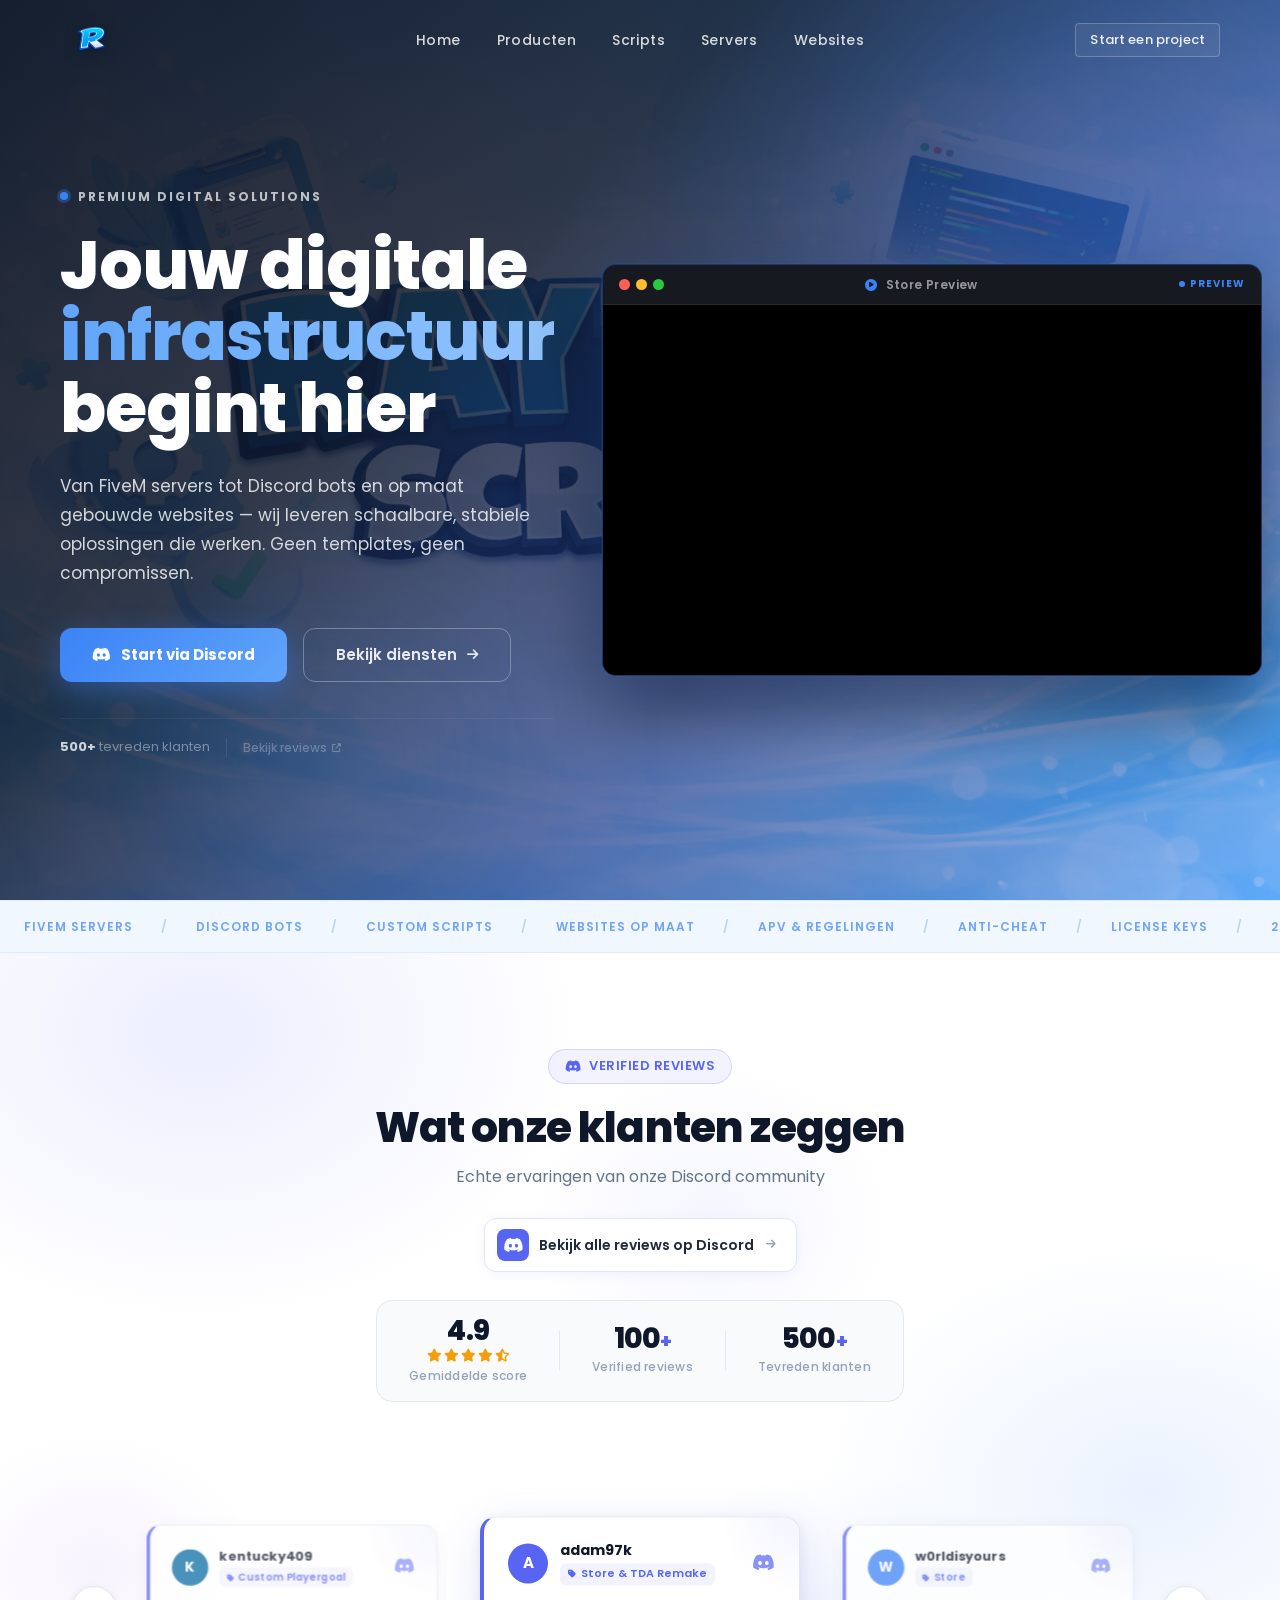
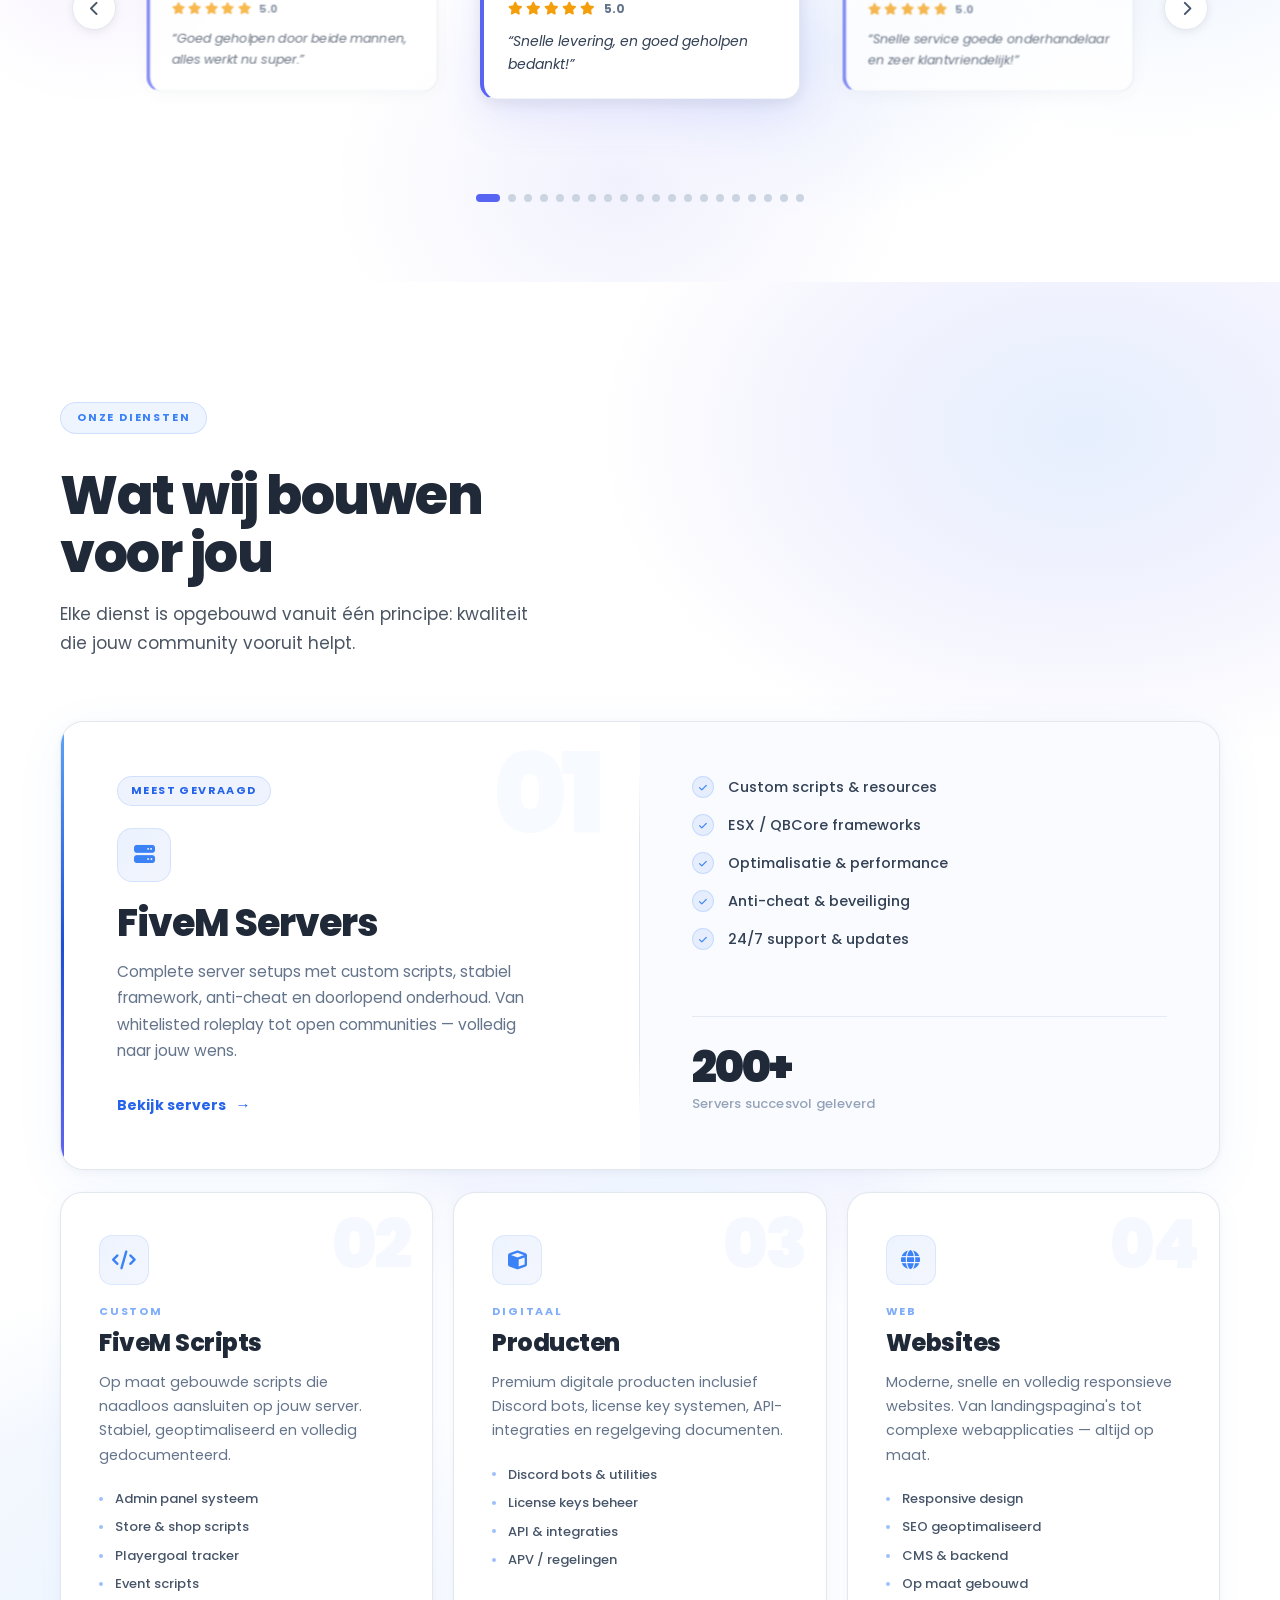
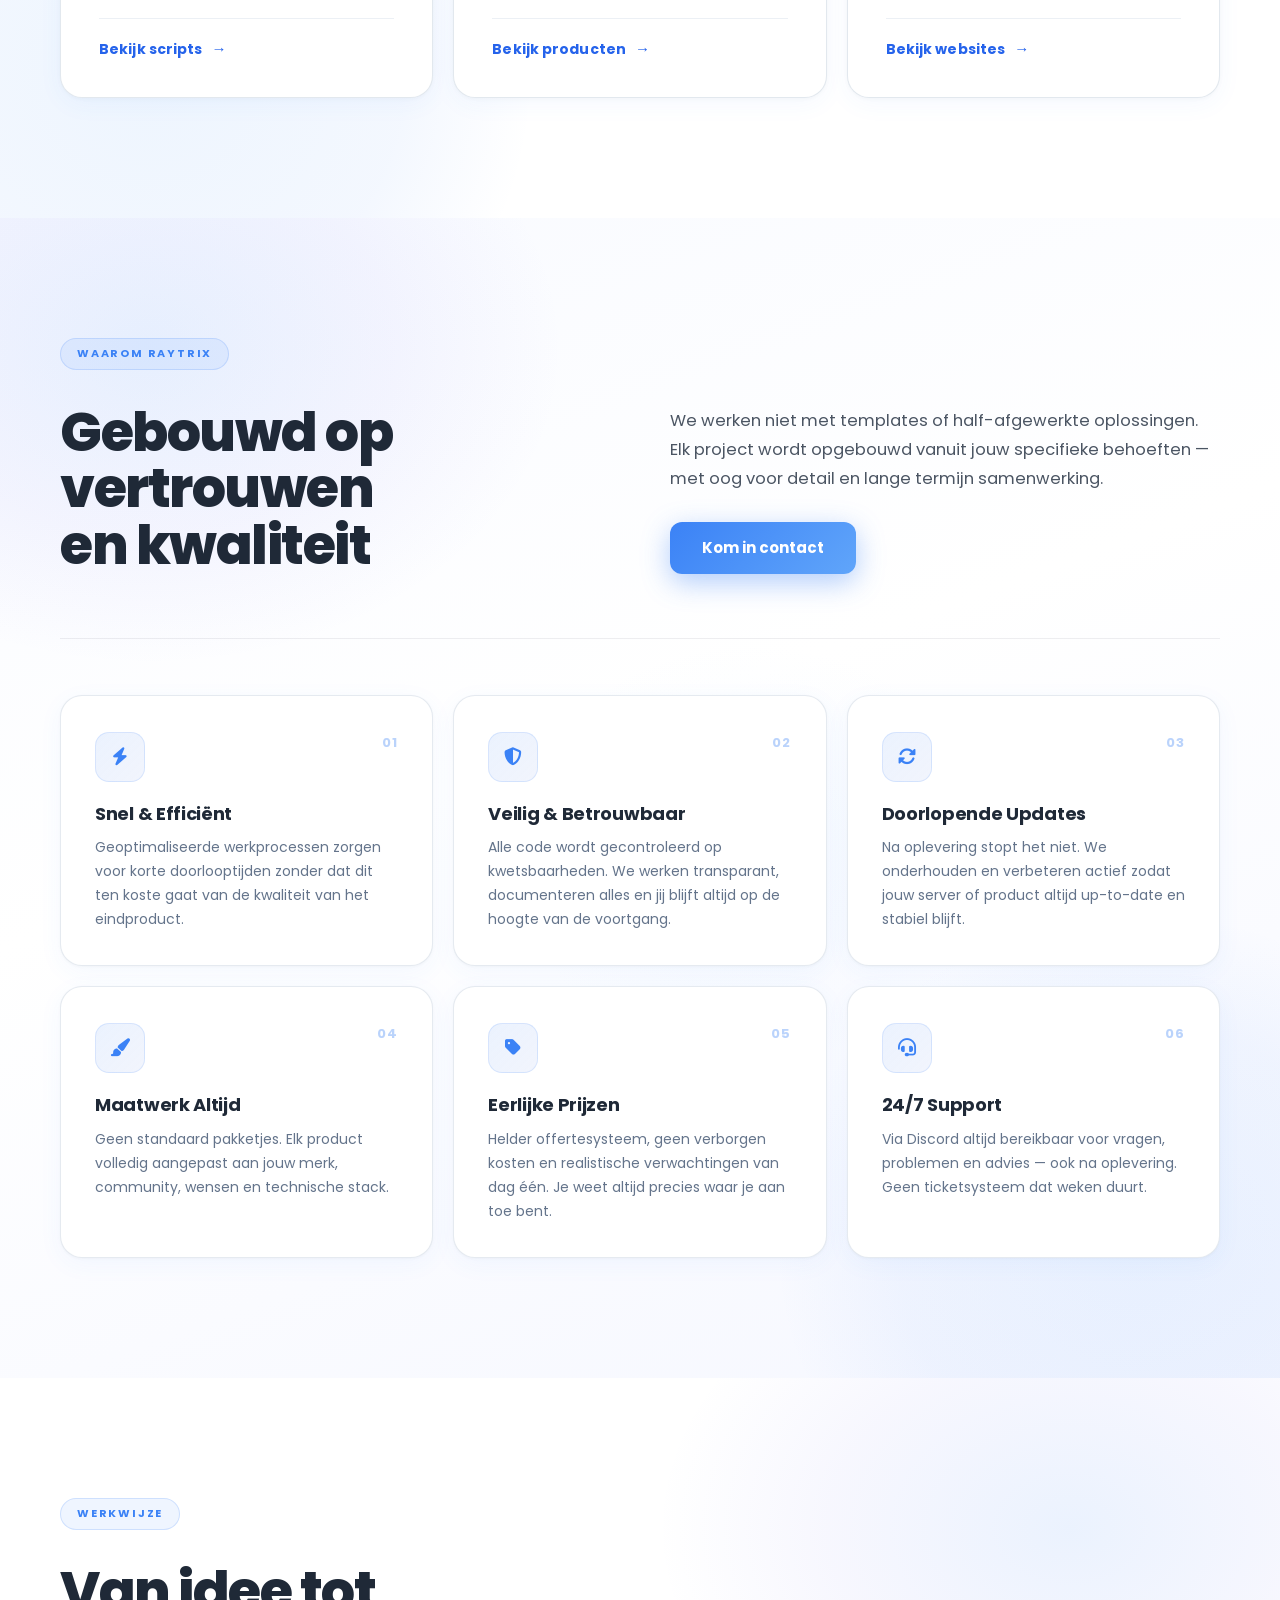
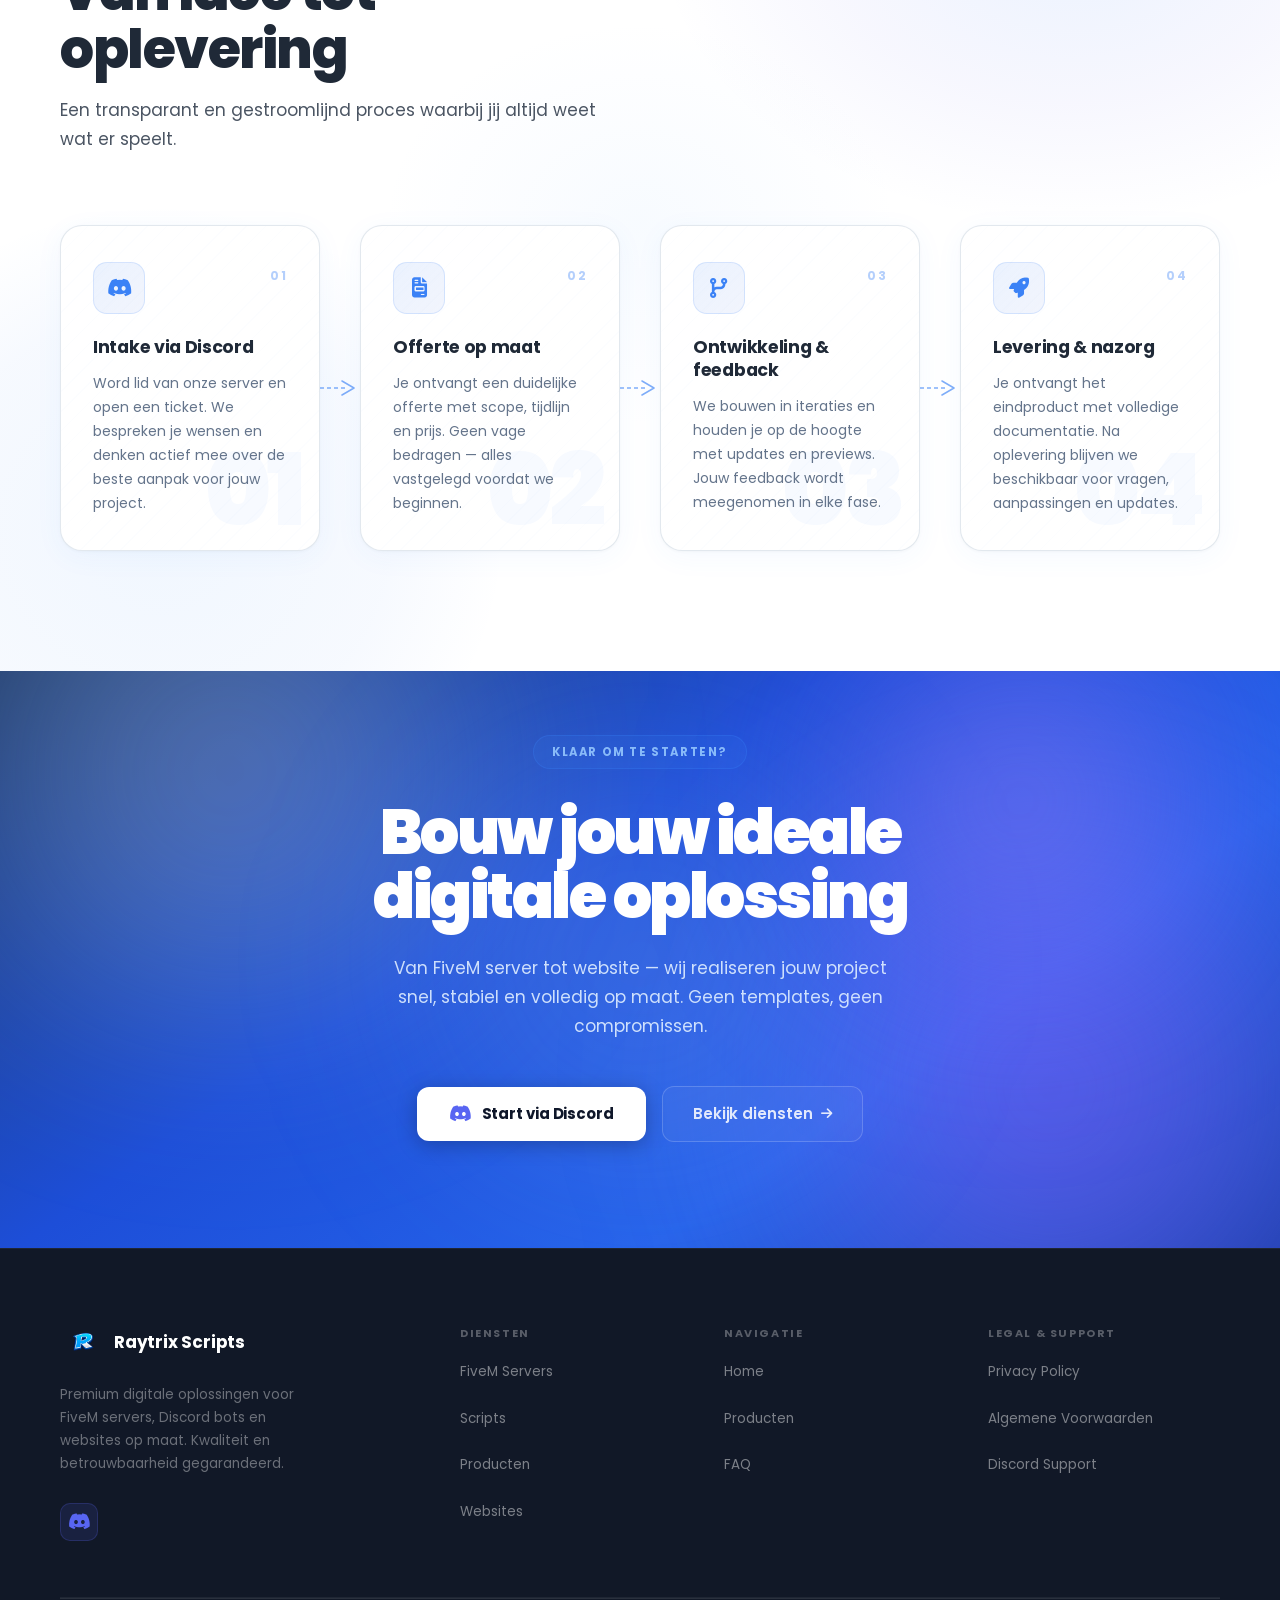
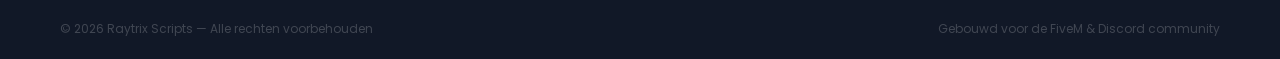
<file: files/home.html>
﻿<!DOCTYPE html>
<html lang="nl">
<head>
    <meta charset="UTF-8">
    <meta name="viewport" content="width=device-width, initial-scale=1.0">
    <meta name="description" content="Raytrix Scripts - Premium FiveM Servers, Discord Bots en Websites op maat">
    <link rel="canonical" href="index.html">
    <meta name="theme-color" content="#3b82f6">
    <meta property="og:type" content="website">
    <meta property="og:site_name" content="Raytrix Scripts">
    <meta property="og:title" content="Raytrix Scripts - Premium Digital Solutions">
    <meta property="og:description" content="Premium FiveM Servers, Scripts & Websites op maat. Kwaliteit en betrouwbaarheid gegarandeerd.">
    <meta property="og:url" content="https://www.raytrix.nl/">
    <meta property="og:image" content="https://www.raytrix.nl/assets/images/raytrixpng.png">
    <meta property="og:image:width" content="512">
    <meta property="og:image:height" content="512">
    <meta name="twitter:card" content="summary">
    <meta name="twitter:title" content="Raytrix Scripts - Premium Digital Solutions">
    <meta name="twitter:description" content="Premium FiveM Servers, Scripts & Websites op maat.">
    <meta name="twitter:image" content="https://www.raytrix.nl/assets/images/raytrixpng.png?v=2">
    <title>Raytrix Scripts - Premium Digital Solutions</title>
    <link rel="icon" type="image/png" href="assets/images/favicon.png">
    <link rel="stylesheet" href="assets/styles/main.css">
    <link rel="stylesheet" href="https://cdnjs.cloudflare.com/ajax/libs/font-awesome/6.4.0/css/all.min.css">
    <link href="https://fonts.googleapis.com/css2?family=Poppins:wght@300;400;500;600;700;800&display=swap" rel="stylesheet">
</head>
<body>
    <!-- Navigation -->
    <nav class="navbar" id="navbar">
        <div class="container">
            <div class="nav-wrapper">
                <a href="home.html" class="logo">
                    <img src="assets/images/raytrixpng.png" alt="Raytrix Scripts Logo">
                </a>
                <div class="nav-menu" id="navMenu">
                    <a href="home.html" class="nav-link active">Home</a>
                    <a href="producten.html" class="nav-link">Producten</a>
                    <a href="scripts.html" class="nav-link">Scripts</a>
                    <a href="servers.html" class="nav-link">Servers</a>
                    <a href="websites.html" class="nav-link">Websites</a>
                </div>
                <a href="https://discord.gg/raytrix" class="nav-cta-btn" target="_blank" rel="noopener noreferrer">Start een project</a>
                <div class="hamburger" id="hamburger">
                    <span></span>
                    <span></span>
                    <span></span>
                </div>
            </div>
        </div>
    </nav>

    <!-- ============================================================
         HERO
    ============================================================ -->
    <section class="hero-v2">
        <div class="hero-v2-bg">
            <img src="assets/images/raytrixbanner.png" alt="">
            <div class="hero-v2-overlay"></div>
            <div class="hero-v2-glow glow-1"></div>
            <div class="hero-v2-glow glow-2"></div>
        </div>
        <div class="container hero-v2-inner">
            <div class="hero-v2-left">
                <div class="hero-v2-kicker">
                    <span class="kicker-dot"></span>
                    Premium Digital Solutions
                </div>
                <h1 class="hero-v2-title text-reveal">
                    Jouw digitale<br>
                    <span class="hero-v2-accent">infrastructuur</span><br>
                    begint hier
                </h1>
                <p class="hero-v2-desc text-reveal delay-2">
                    Van FiveM servers tot Discord bots en op maat gebouwde websites — wij leveren schaalbare, stabiele oplossingen die werken. Geen templates, geen compromissen.
                </p>
                <div class="hero-v2-actions text-reveal delay-3">
                    <a href="https://discord.gg/raytrix" class="btn-solid" target="_blank" rel="noopener noreferrer">
                        <i class="fab fa-discord"></i> Start via Discord
                    </a>
                    <a href="home.html#diensten" class="btn-ghost">
                        Bekijk diensten <i class="fas fa-arrow-right" style="font-size:13px"></i>
                    </a>
                </div>

                <div class="hero-reviews text-reveal delay-3">
                    <span class="hero-reviews-count"><strong>500+</strong> tevreden klanten</span>
                    <a href="https://discord.gg/raytrix" class="hero-reviews-link" target="_blank" rel="noopener noreferrer">
                        Bekijk reviews <i class="fas fa-external-link-alt"></i>
                    </a>
                </div>

            </div>
            <div class="hero-v2-right">
                <div class="hero-store-video-wrap">
                    <div class="hero-store-video-titlebar">
                        <div class="hero-store-dots">
                            <span class="ce-dot ce-dot-r"></span>
                            <span class="ce-dot ce-dot-y"></span>
                            <span class="ce-dot ce-dot-g"></span>
                        </div>
                        <span class="hero-store-video-title"><i class="fas fa-play-circle"></i> Store Preview</span>
                        <span class="hero-store-video-live"><span class="hero-store-live-dot"></span>PREVIEW</span>
                    </div>
                    <div class="hero-store-video-inner">
                        <iframe
                            class="hero-store-video"
                            src="https://www.youtube.com/embed/0UhcAXGmFrU?si=B8dTFMgLLhdA-dl8&autoplay=1&mute=1&loop=1&playlist=0UhcAXGmFrU&controls=0&modestbranding=1&playsinline=1"
                            title="Store Preview Showcase"
                            frameborder="0"
                            allow="accelerometer; autoplay; clipboard-write; encrypted-media; gyroscope; picture-in-picture; web-share"
                            referrerpolicy="strict-origin-when-cross-origin"
                            allowfullscreen
                        ></iframe>
                    </div>
                </div>
            </div>
        </div>
        </section>

    <!-- ============================================================
         RIBBON
    ============================================================ -->
    <div class="ribbon" aria-hidden="true">
        <div class="ribbon-track">
            <span>FiveM Servers</span><span class="ribbon-sep">/</span>
            <span>Discord Bots</span><span class="ribbon-sep">/</span>
            <span>Custom Scripts</span><span class="ribbon-sep">/</span>
            <span>Websites op Maat</span><span class="ribbon-sep">/</span>
            <span>APV &amp; Regelingen</span><span class="ribbon-sep">/</span>
            <span>Anti-Cheat</span><span class="ribbon-sep">/</span>
            <span>License Keys</span><span class="ribbon-sep">/</span>
            <span>24/7 Support</span><span class="ribbon-sep">/</span>
            <span>FiveM Servers</span><span class="ribbon-sep">/</span>
            <span>Discord Bots</span><span class="ribbon-sep">/</span>
            <span>Custom Scripts</span><span class="ribbon-sep">/</span>
            <span>Websites op Maat</span><span class="ribbon-sep">/</span>
            <span>APV &amp; Regelingen</span><span class="ribbon-sep">/</span>
            <span>Anti-Cheat</span><span class="ribbon-sep">/</span>
            <span>License Keys</span><span class="ribbon-sep">/</span>
            <span>24/7 Support</span><span class="ribbon-sep">/</span>
        </div>
    </div>

    <!-- ============================================================
         REVIEWS CAROUSEL
    ============================================================ -->
    <section class="reviews-section" id="reviews">
        <div class="rev-ambient rev-amb-1"></div>
        <div class="rev-ambient rev-amb-2"></div>
        <div class="rev-ambient rev-amb-3"></div>
        <div class="rev-ambient rev-amb-4"></div>
        <div class="rev-ambient rev-amb-5"></div>
        <div class="rev-ambient rev-amb-6"></div>

        <div class="container">
            <div class="rev-header">
                <div class="rev-header-badge">
                    <i class="fab fa-discord"></i>
                    Verified Reviews
                </div>
                <h2 class="rev-title">Wat onze klanten zeggen</h2>
                <p class="rev-subtitle">Echte ervaringen van onze Discord community</p>
                <a href="https://discord.gg/reHzzTXH6F" class="rev-discord-inline" target="_blank" rel="noopener noreferrer">
                    <span class="rev-discord-inline-icon"><i class="fab fa-discord"></i></span>
                    <span class="rev-discord-inline-label">Bekijk alle reviews op Discord</span>
                    <i class="fas fa-arrow-right rev-discord-inline-arrow"></i>
                </a>
                <div class="rev-stats">
                    <div class="rev-stat">
                        <span class="rev-stat-num">4.9</span>
                        <div class="rev-stat-stars">
                            <i class="fas fa-star"></i><i class="fas fa-star"></i><i class="fas fa-star"></i><i class="fas fa-star"></i><i class="fas fa-star-half-alt"></i>
                        </div>
                        <span class="rev-stat-label">Gemiddelde score</span>
                    </div>
                    <div class="rev-stat-divider"></div>
                    <div class="rev-stat">
                        <span class="rev-stat-num">100<span class="rev-stat-plus">+</span></span>
                        <span class="rev-stat-label">Verified reviews</span>
                    </div>
                    <div class="rev-stat-divider"></div>
                    <div class="rev-stat">
                        <span class="rev-stat-num">500<span class="rev-stat-plus">+</span></span>
                        <span class="rev-stat-label">Tevreden klanten</span>
                    </div>
                </div>
            </div>

            <div class="rev-carousel-wrapper">
                <button class="rev-nav rev-nav-prev" id="revPrev" aria-label="Vorige review">
                    <i class="fas fa-chevron-left"></i>
                </button>
                <div class="rev-viewport" id="revViewport">
                    <div class="rev-track" id="revTrack"></div>
                </div>
                <button class="rev-nav rev-nav-next" id="revNext" aria-label="Volgende review">
                    <i class="fas fa-chevron-right"></i>
                </button>
            </div>

            <div class="rev-dots" id="revDots"></div>
        </div>
    </section>

    <script>
    (function() {
        var reviews = [
            { user: 'adam97k',        av: 'A', product: 'Store & TDA Remake',       score: 5.0, text: 'Snelle levering, en goed geholpen bedankt!' },
            { user: 'w0rldisyours',   av: 'W', product: 'Store',                    score: 5.0, text: 'Snelle service goede onderhandelaar en zeer klantvriendelijk!' },
            { user: 'marlon2r9',      av: 'M', product: 'Roleplay Website + Store', score: 4.7, text: 'Website ontzettend snel geleverd naar wens.' },
            { user: 'dion.nl',        av: 'D', product: 'Discord Bot',              score: 5.0, text: 'Ging super snel. Ik raad jullie allemaal aan!' },
            { user: 'babanada321',    av: 'B', product: 'Event Script',             score: 5.0, text: 'Top script en snelle reacties, danku!' },
            { user: 'dylans150909',   av: 'D', product: 'Event & Playergoal',       score: 5.0, text: 'Love bro snelle gast en echt super de scripts!' },
            { user: 'stan5m',         av: 'S', product: 'Playergoals',              score: 5.0, text: 'Perfect script! Werkt top en snelle reactie.' },
            { user: 'mikerexgaming',  av: 'M', product: 'Playergoal',               score: 5.0, text: 'Snel en vertrouwd!' },
            { user: 'mystic.cfx',     av: 'M', product: 'Playergoal + Event',       score: 5.0, text: 'Top product(en), ik zal zeker vaker terug komen!' },
            { user: 'kentucky409',    av: 'K', product: 'Future Remake',            score: 5.0, text: 'Raytrix the beste server shop op de markt, zeker aanrader!!' },
            { user: 'mz.0492',        av: 'M', product: 'VIP',                      score: 5.0, text: 'Harde werkers waren er tot laat bij, betere klanten service ga je niet krijgen!!' },
            { user: '.snailworld',    av: 'S', product: 'Future RP Server',         score: 5.0, text: 'Server ontvangen, ziet er echt premium uit!' },
            { user: 'kentucky409',    av: 'K', product: 'Discord Servers 3x',       score: 5.0, text: 'Echt een top team, bijna 24/7 bereikbaar!' },
            { user: 'mz.0492',        av: 'M', product: 'VIP + Servers',            score: 5.0, text: 'Boys jullie slapen op deze heren, VIP voor maar 60 euro??' },
            { user: 'barrie_024',     av: 'B', product: 'TDA Remake',               score: 5.0, text: 'Goeie snelle service, aanrader voor iedereen!' },
            { user: 'justpetrovski',  av: 'J', product: 'Betaald Partnerschap',     score: 5.0, text: 'Super snel en super fijne service!' },
            { user: 'twan.23',        av: 'T', product: 'Custom Server',            score: 5.0, text: 'Echt een aanrader! Alles heel ordelijk geregeld.' },
            { user: 'keano0314',      av: 'K', product: 'TDA Remake',               score: 5.0, text: 'Top gozers, binnen 10 minuten alles gefixt!' },
            { user: 'mrcrabz_.',      av: 'M', product: 'Partner',                  score: 5.0, text: 'Snelle reactie en klantvriendelijk!' },
            { user: 'kentucky409',    av: 'K', product: 'Custom Playergoal',        score: 5.0, text: 'Goed geholpen door beide mannen, alles werkt nu super.' }
        ];

        var avatarColors = ['#5865F2','#3b82f6','#1d4ed8','#7c3aed','#0891b2','#0284c7','#4f46e5','#6366f1','#2563eb','#0369a1'];

        function el(tag, cls) { var e = document.createElement(tag); if (cls) e.className = cls; return e; }
        function icon(cls) { var i = el('i', cls); return i; }

        function buildStars(score) {
            var wrap = el('div', 'rev-stars');
            var full = Math.floor(score);
            for (var i = 0; i < full; i++) wrap.appendChild(icon('fas fa-star'));
            if (score - full >= 0.5) wrap.appendChild(icon('fas fa-star-half-alt'));
            var sc = el('span', 'rev-score');
            sc.textContent = score.toFixed(1);
            wrap.appendChild(sc);
            return wrap;
        }

        function buildCard(r, idx) {
            var card = el('div', 'rev-card');
            var accent = el('div', 'rev-card-accent');
            card.appendChild(accent);

            var top = el('div', 'rev-card-top');
            var avatar = el('div', 'rev-avatar');
            avatar.style.background = avatarColors[idx % avatarColors.length];
            avatar.textContent = r.av;
            top.appendChild(avatar);

            var info = el('div', 'rev-user-info');
            var uname = el('div', 'rev-username');
            uname.textContent = r.user;
            info.appendChild(uname);
            var badge = el('div', 'rev-product-badge');
            badge.appendChild(icon('fas fa-tag'));
            badge.appendChild(document.createTextNode(r.product));
            info.appendChild(badge);
            top.appendChild(info);

            var mark = el('div', 'rev-discord-mark');
            mark.appendChild(icon('fab fa-discord'));
            top.appendChild(mark);
            card.appendChild(top);

            card.appendChild(buildStars(r.score));

            var txt = el('p', 'rev-text');
            txt.textContent = '\u201c' + r.text + '\u201d';
            card.appendChild(txt);

            return card;
        }

        var track = document.getElementById('revTrack');
        var dotsEl = document.getElementById('revDots');
        var prevBtn = document.getElementById('revPrev');
        var nextBtn = document.getElementById('revNext');
        var total = reviews.length;
        var current = 0;
        var autoTimer = null;

        reviews.forEach(function(r, i) { track.appendChild(buildCard(r, i)); });

        reviews.forEach(function(_, i) {
            var d = el('button', 'rev-dot');
            d.setAttribute('aria-label', 'Review ' + (i + 1));
            d.addEventListener('click', function() { goTo(i); });
            dotsEl.appendChild(d);
        });

        function positionCards() {
            var cards = track.querySelectorAll('.rev-card');
            var viewport = document.getElementById('revViewport');
            var vpW = viewport.offsetWidth;
            var cardW = cards[0] ? cards[0].offsetWidth : 320;
            var gap = 28;

            cards.forEach(function(card, i) {
                // Circular shortest-path diff so wrap-around works
                var diff = i - current;
                if (diff > total / 2)  diff -= total;
                if (diff < -total / 2) diff += total;
                var absDiff = Math.abs(diff);
                var scale, opacity, zIndex, tx;

                tx = vpW / 2 - cardW / 2 + diff * (cardW + gap);

                if (absDiff === 0)      { scale = 1;    opacity = 1;    zIndex = 10; }
                else if (absDiff === 1) { scale = 0.91; opacity = 0.72; zIndex = 8;  }
                else if (absDiff === 2) { scale = 0.82; opacity = 0.45; zIndex = 6;  }
                else                    { scale = 0.75; opacity = 0.08; zIndex = 2;  }

                card.style.transform = 'translateX(' + tx + 'px) translateY(-50%) scale(' + scale + ')';
                card.style.opacity = opacity;
                card.style.zIndex = zIndex;
                card.classList.toggle('rev-card--active', absDiff === 0);
            });

            dotsEl.querySelectorAll('.rev-dot').forEach(function(d, i) {
                d.classList.toggle('rev-dot--active', i === current);
            });
        }

        function goTo(idx) {
            current = ((idx % total) + total) % total;
            positionCards();
            resetAuto();
        }

        function resetAuto() {
            clearInterval(autoTimer);
            autoTimer = setInterval(function() { goTo(current + 1); }, 4500);
        }

        prevBtn.addEventListener('click', function() { goTo(current - 1); });
        nextBtn.addEventListener('click', function() { goTo(current + 1); });

        var touchStartX = 0;
        track.addEventListener('touchstart', function(e) { touchStartX = e.touches[0].clientX; }, { passive: true });
        track.addEventListener('touchend', function(e) {
            var dx = e.changedTouches[0].clientX - touchStartX;
            if (Math.abs(dx) > 50) goTo(current + (dx < 0 ? 1 : -1));
        }, { passive: true });

        track.addEventListener('click', function(e) {
            var card = e.target.closest('.rev-card');
            if (!card) return;
            var cards = Array.from(track.querySelectorAll('.rev-card'));
            var idx = cards.indexOf(card);
            if (idx !== current) goTo(idx);
        });

        window.addEventListener('resize', positionCards);
        positionCards();
        resetAuto();
    })();
    </script>

    <!-- ============================================================
         DIENSTEN — SERVICE SHOWCASE
    ============================================================ -->
    <section class="diensten" id="diensten">
        <div class="svc-ambient svc-ambient-1"></div>
        <div class="svc-ambient svc-ambient-2"></div>
        <div class="svc-ambient svc-ambient-3"></div>
        <div class="container">
            <div class="diensten-header">
                <span class="label-tag">Onze Diensten</span>
                <h2>Wat wij bouwen<br>voor jou</h2>
                <p>Elke dienst is opgebouwd vanuit één principe: kwaliteit die jouw community vooruit helpt.</p>
            </div>

            <!-- Featured: FiveM Servers -->
            <a href="servers.html" class="svc-featured">
                <div class="svc-featured-left">
                    <div class="svc-num-bg">01</div>
                    <div class="svc-badge">Meest gevraagd</div>
                    <div class="svc-feat-icon"><i class="fas fa-server"></i></div>
                    <h3>FiveM Servers</h3>
                    <p>Complete server setups met custom scripts, stabiel framework, anti-cheat en doorlopend onderhoud. Van whitelisted roleplay tot open communities — volledig naar jouw wens.</p>
                    <span class="svc-cta">Bekijk servers <span class="svc-arrow">&#8594;</span></span>
                </div>
                <div class="svc-featured-right">
                    <ul class="svc-feat-list">
                        <li><i class="fas fa-check"></i> Custom scripts &amp; resources</li>
                        <li><i class="fas fa-check"></i> ESX / QBCore frameworks</li>
                        <li><i class="fas fa-check"></i> Optimalisatie &amp; performance</li>
                        <li><i class="fas fa-check"></i> Anti-cheat &amp; beveiliging</li>
                        <li><i class="fas fa-check"></i> 24/7 support &amp; updates</li>
                    </ul>
                    <div class="svc-feat-stat">
                        <span class="svc-stat-num">200+</span>
                        <span class="svc-stat-lab">Servers succesvol geleverd</span>
                    </div>
                </div>
            </a>

            <!-- 3 service cards -->
            <div class="svc-grid">
                <a href="scripts.html" class="svc-card">
                    <span class="svc-card-num">02</span>
                    <div class="svc-card-icon"><i class="fas fa-code"></i></div>
                    <div class="svc-card-eyebrow">Custom</div>
                    <h3>FiveM Scripts</h3>
                    <p>Op maat gebouwde scripts die naadloos aansluiten op jouw server. Stabiel, geoptimaliseerd en volledig gedocumenteerd.</p>
                    <ul class="svc-mini-list">
                        <li>Admin panel systeem</li>
                        <li>Store &amp; shop scripts</li>
                        <li>Playergoal tracker</li>
                        <li>Event scripts</li>
                    </ul>
                    <span class="svc-cta">Bekijk scripts <span class="svc-arrow">&#8594;</span></span>
                </a>

                <a href="producten.html" class="svc-card">
                    <span class="svc-card-num">03</span>
                    <div class="svc-card-icon"><i class="fas fa-cube"></i></div>
                    <div class="svc-card-eyebrow">Digitaal</div>
                    <h3>Producten</h3>
                    <p>Premium digitale producten inclusief Discord bots, license key systemen, API-integraties en regelgeving documenten.</p>
                    <ul class="svc-mini-list">
                        <li>Discord bots &amp; utilities</li>
                        <li>License keys beheer</li>
                        <li>API &amp; integraties</li>
                        <li>APV / regelingen</li>
                    </ul>
                    <span class="svc-cta">Bekijk producten <span class="svc-arrow">&#8594;</span></span>
                </a>

                <a href="websites.html" class="svc-card">
                    <span class="svc-card-num">04</span>
                    <div class="svc-card-icon"><i class="fas fa-globe"></i></div>
                    <div class="svc-card-eyebrow">Web</div>
                    <h3>Websites</h3>
                    <p>Moderne, snelle en volledig responsieve websites. Van landingspagina's tot complexe webapplicaties — altijd op maat.</p>
                    <ul class="svc-mini-list">
                        <li>Responsive design</li>
                        <li>SEO geoptimaliseerd</li>
                        <li>CMS &amp; backend</li>
                        <li>Op maat gebouwd</li>
                    </ul>
                    <span class="svc-cta">Bekijk websites <span class="svc-arrow">&#8594;</span></span>
                </a>
            </div>
        </div>
    </section>

    <!-- ============================================================
         WAAROM RAYTRIX
    ============================================================ -->
    <section class="waarom">
        <div class="waarom-ambient waarom-ambient-1"></div>
        <div class="waarom-ambient waarom-ambient-2"></div>
        <div class="waarom-ambient waarom-ambient-3"></div>
        <div class="container">
            <div class="waarom-head">
                <div class="waarom-head-left">
                    <span class="label-tag">Waarom Raytrix</span>
                    <h2>Gebouwd op<br>vertrouwen<br>en kwaliteit</h2>
                </div>
                <div class="waarom-head-right">
                    <p>We werken niet met templates of half-afgewerkte oplossingen. Elk project wordt opgebouwd vanuit jouw specifieke behoeften &mdash; met oog voor detail en lange termijn samenwerking.</p>
                    <a href="https://discord.gg/raytrix" class="btn-solid" target="_blank" rel="noopener noreferrer">Kom in contact</a>
                </div>
            </div>
            <div class="waarom-cards">
                <div class="wc-card">
                    <div class="wc-top">
                        <div class="wc-icon"><i class="fas fa-bolt"></i></div>
                        <span class="wc-num">01</span>
                    </div>
                    <h3>Snel &amp; Effici&euml;nt</h3>
                    <p>Geoptimaliseerde werkprocessen zorgen voor korte doorlooptijden zonder dat dit ten koste gaat van de kwaliteit van het eindproduct.</p>
                </div>
                <div class="wc-card">
                    <div class="wc-top">
                        <div class="wc-icon"><i class="fas fa-shield-alt"></i></div>
                        <span class="wc-num">02</span>
                    </div>
                    <h3>Veilig &amp; Betrouwbaar</h3>
                    <p>Alle code wordt gecontroleerd op kwetsbaarheden. We werken transparant, documenteren alles en jij blijft altijd op de hoogte van de voortgang.</p>
                </div>
                <div class="wc-card">
                    <div class="wc-top">
                        <div class="wc-icon"><i class="fas fa-sync-alt"></i></div>
                        <span class="wc-num">03</span>
                    </div>
                    <h3>Doorlopende Updates</h3>
                    <p>Na oplevering stopt het niet. We onderhouden en verbeteren actief zodat jouw server of product altijd up-to-date en stabiel blijft.</p>
                </div>
                <div class="wc-card">
                    <div class="wc-top">
                        <div class="wc-icon"><i class="fas fa-paint-brush"></i></div>
                        <span class="wc-num">04</span>
                    </div>
                    <h3>Maatwerk Altijd</h3>
                    <p>Geen standaard pakketjes. Elk product volledig aangepast aan jouw merk, community, wensen en technische stack.</p>
                </div>
                <div class="wc-card">
                    <div class="wc-top">
                        <div class="wc-icon"><i class="fas fa-tag"></i></div>
                        <span class="wc-num">05</span>
                    </div>
                    <h3>Eerlijke Prijzen</h3>
                    <p>Helder offertesysteem, geen verborgen kosten en realistische verwachtingen van dag &eacute;&eacute;n. Je weet altijd precies waar je aan toe bent.</p>
                </div>
                <div class="wc-card">
                    <div class="wc-top">
                        <div class="wc-icon"><i class="fas fa-headset"></i></div>
                        <span class="wc-num">06</span>
                    </div>
                    <h3>24/7 Support</h3>
                    <p>Via Discord altijd bereikbaar voor vragen, problemen en advies &mdash; ook na oplevering. Geen ticketsysteem dat weken duurt.</p>
                </div>
            </div>
        </div>
    </section>

    <!-- ============================================================
         PROCESS — FLOW CARDS
    ============================================================ -->
    <section class="process-v2">
        <div class="proc-ambient proc-ambient-1"></div>
        <div class="proc-ambient proc-ambient-2"></div>
        <div class="proc-ambient proc-ambient-3"></div>
        <div class="container">
            <div class="process-v2-header">
                <span class="label-tag">Werkwijze</span>
                <h2>Van idee tot<br>oplevering</h2>
                <p>Een transparant en gestroomlijnd proces waarbij jij altijd weet wat er speelt.</p>
            </div>
            <div class="proc-track">

                <div class="proc-card">
                    <div class="proc-card-pattern"></div>
                    <span class="proc-bg-num">01</span>
                    <div class="proc-card-inner">
                        <div class="proc-top">
                            <div class="proc-icon"><i class="fab fa-discord"></i></div>
                            <span class="proc-step">01</span>
                        </div>
                        <h3>Intake via Discord</h3>
                        <p>Word lid van onze server en open een ticket. We bespreken je wensen en denken actief mee over de beste aanpak voor jouw project.</p>
                    </div>
                </div>

                <div class="proc-connector" aria-hidden="true">
                    <svg width="40" height="28" viewBox="0 0 40 28" fill="none" xmlns="http://www.w3.org/2000/svg">
                        <line class="proc-dash" x1="0" y1="14" x2="28" y2="14" stroke="#3b82f6" stroke-width="1.5" stroke-dasharray="4 3"/>
                        <polyline points="22,7 34,14 22,21" fill="none" stroke="#3b82f6" stroke-width="1.5" stroke-linecap="round" stroke-linejoin="round"/>
                    </svg>
                </div>

                <div class="proc-card">
                    <div class="proc-card-pattern"></div>
                    <span class="proc-bg-num">02</span>
                    <div class="proc-card-inner">
                        <div class="proc-top">
                            <div class="proc-icon"><i class="fas fa-file-invoice"></i></div>
                            <span class="proc-step">02</span>
                        </div>
                        <h3>Offerte op maat</h3>
                        <p>Je ontvangt een duidelijke offerte met scope, tijdlijn en prijs. Geen vage bedragen &mdash; alles vastgelegd voordat we beginnen.</p>
                    </div>
                </div>

                <div class="proc-connector" aria-hidden="true">
                    <svg width="40" height="28" viewBox="0 0 40 28" fill="none" xmlns="http://www.w3.org/2000/svg">
                        <line class="proc-dash" x1="0" y1="14" x2="28" y2="14" stroke="#3b82f6" stroke-width="1.5" stroke-dasharray="4 3"/>
                        <polyline points="22,7 34,14 22,21" fill="none" stroke="#3b82f6" stroke-width="1.5" stroke-linecap="round" stroke-linejoin="round"/>
                    </svg>
                </div>

                <div class="proc-card">
                    <div class="proc-card-pattern"></div>
                    <span class="proc-bg-num">03</span>
                    <div class="proc-card-inner">
                        <div class="proc-top">
                            <div class="proc-icon"><i class="fas fa-code-branch"></i></div>
                            <span class="proc-step">03</span>
                        </div>
                        <h3>Ontwikkeling &amp; feedback</h3>
                        <p>We bouwen in iteraties en houden je op de hoogte met updates en previews. Jouw feedback wordt meegenomen in elke fase.</p>
                    </div>
                </div>

                <div class="proc-connector" aria-hidden="true">
                    <svg width="40" height="28" viewBox="0 0 40 28" fill="none" xmlns="http://www.w3.org/2000/svg">
                        <line class="proc-dash" x1="0" y1="14" x2="28" y2="14" stroke="#3b82f6" stroke-width="1.5" stroke-dasharray="4 3"/>
                        <polyline points="22,7 34,14 22,21" fill="none" stroke="#3b82f6" stroke-width="1.5" stroke-linecap="round" stroke-linejoin="round"/>
                    </svg>
                </div>

                <div class="proc-card">
                    <div class="proc-card-pattern"></div>
                    <span class="proc-bg-num">04</span>
                    <div class="proc-card-inner">
                        <div class="proc-top">
                            <div class="proc-icon"><i class="fas fa-rocket"></i></div>
                            <span class="proc-step">04</span>
                        </div>
                        <h3>Levering &amp; nazorg</h3>
                        <p>Je ontvangt het eindproduct met volledige documentatie. Na oplevering blijven we beschikbaar voor vragen, aanpassingen en updates.</p>
                    </div>
                </div>

            </div>
        </div>
    </section>

    <!-- ============================================================
         CTA
    ============================================================ -->
    <section class="cta-section">
        <div class="cta-glow cta-glow-1"></div>
        <div class="cta-glow cta-glow-2"></div>
        <div class="cta-glow cta-glow-3"></div>
        <div class="cta-glow cta-glow-4"></div>
        <div class="container">
            <div class="cta-inner">
                <span class="cta-tag">Klaar om te starten?</span>
                <h2 class="cta-title">Bouw jouw ideale<br>digitale oplossing</h2>
                <p class="cta-desc">Van FiveM server tot website — wij realiseren jouw project snel, stabiel en volledig op maat. Geen templates, geen compromissen.</p>
                <div class="cta-actions">
                    <a href="https://discord.gg/raytrix" class="cta-btn-primary" target="_blank" rel="noopener noreferrer">
                        <i class="fab fa-discord cta-discord-icon"></i>
                        Start via Discord
                    </a>
                    <a href="home.html#diensten" class="cta-btn-ghost">
                        Bekijk diensten <i class="fas fa-arrow-right" style="font-size:13px"></i>
                    </a>
                </div>
            </div>
        </div>
    </section>

    <!-- ============================================================
         FOOTER
    ============================================================ -->
    <footer class="footer-v2">
        <div class="container">
            <div class="footer-main">
                <div class="footer-brand">
                    <a href="home.html" class="footer-logo">
                        <img src="assets/images/raytrixpng.png" alt="Raytrix Scripts Logo">
                        <span>Raytrix Scripts</span>
                    </a>
                    <p>Premium digitale oplossingen voor FiveM servers, Discord bots en websites op maat. Kwaliteit en betrouwbaarheid gegarandeerd.</p>
                    <a href="https://discord.gg/raytrix" class="footer-discord-icon" target="_blank" rel="noopener noreferrer" aria-label="Discord Community">
                        <i class="fab fa-discord"></i>
                    </a>
                </div>
                <div class="footer-links">
                    <div class="footer-col">
                        <h5>Diensten</h5>
                        <ul>
                            <li><a href="servers.html">FiveM Servers</a></li>
                            <li><a href="scripts.html">Scripts</a></li>
                            <li><a href="producten.html">Producten</a></li>
                            <li><a href="websites.html">Websites</a></li>
                        </ul>
                    </div>
                    <div class="footer-col">
                        <h5>Navigatie</h5>
                        <ul>
                            <li><a href="home.html">Home</a></li>
                            <li><a href="producten.html">Producten</a></li>
                            <li><a href="faq.html">FAQ</a></li>
                        </ul>
                    </div>
                    <div class="footer-col">
                        <h5>Legal &amp; Support</h5>
                        <ul>
                            <li><a href="privacy.html">Privacy Policy</a></li>
                            <li><a href="terms.html">Algemene Voorwaarden</a></li>
                            <li><a href="https://discord.gg/raytrix" target="_blank" rel="noopener noreferrer">Discord Support</a></li>
                        </ul>
                    </div>
                </div>
            </div>
            <div class="footer-bottom">
                <span>&copy; 2026 Raytrix Scripts &mdash; Alle rechten voorbehouden</span>
                <span>Gebouwd voor de FiveM &amp; Discord community</span>
            </div>
        </div>
    </footer>

    <!-- Scroll to Top -->
    <button class="scroll-top" id="scrollTop" aria-label="Terug naar boven" title="Terug naar boven">
        <i class="fas fa-arrow-up"></i>
    </button>

    <script src="js/main.js"></script>
</body>
</html>
</file>
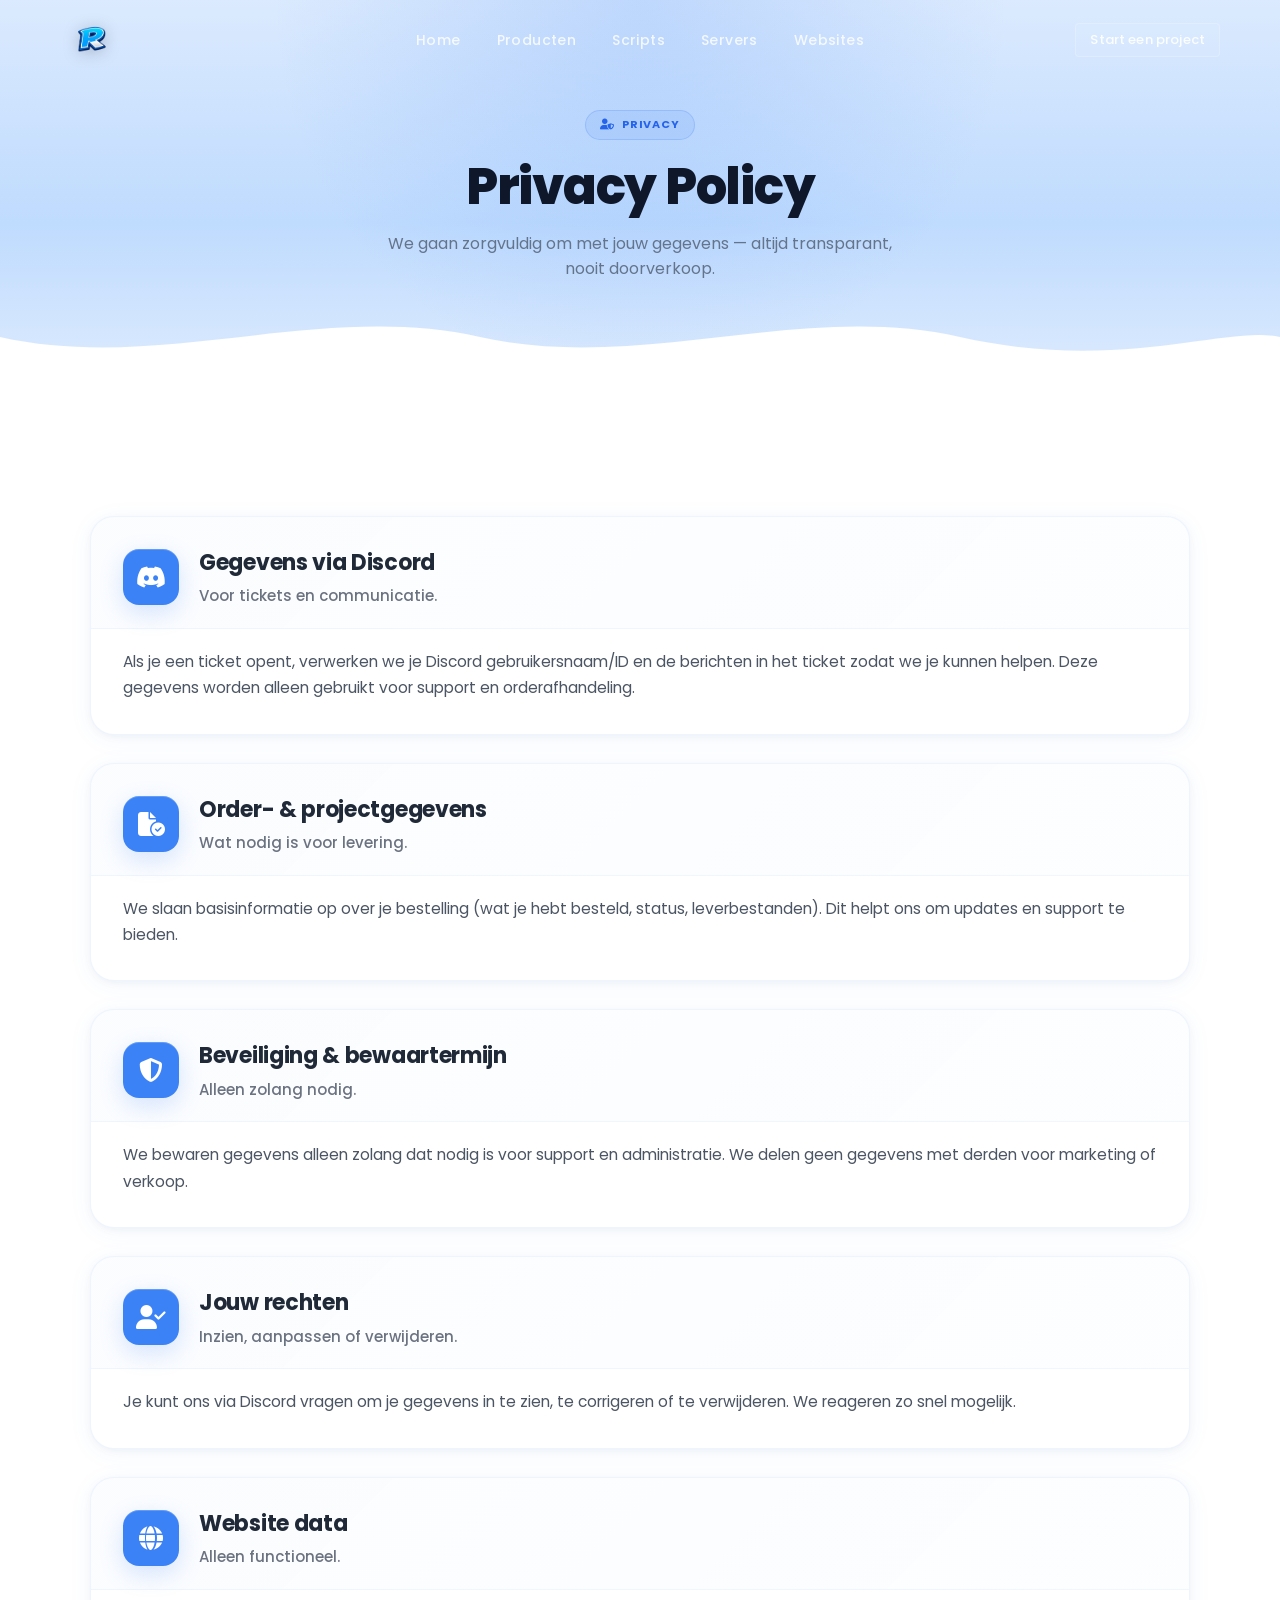
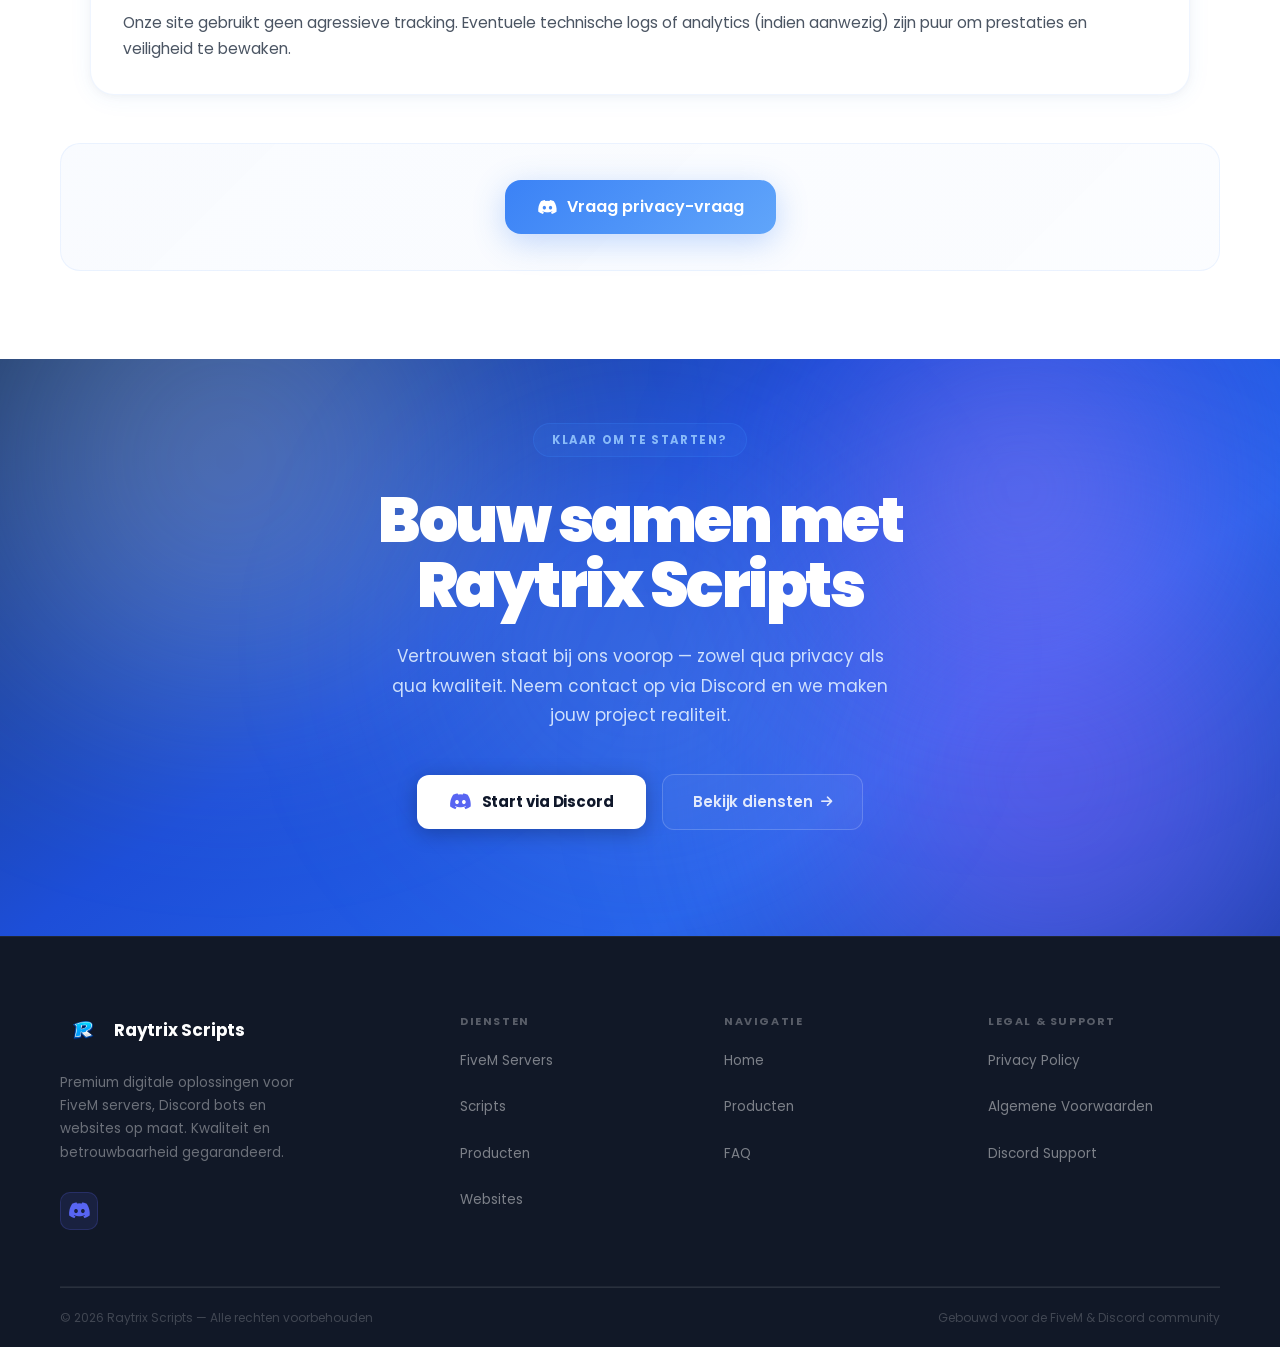
<file: files/privacy.html>
﻿<!DOCTYPE html>
<html lang="nl">
<head>
  <meta charset="UTF-8">
  <meta name="viewport" content="width=device-width, initial-scale=1.0">
  <meta name="description" content="Raytrix Scripts Privacy Policy">
  <link rel="canonical" href="privacy.html">
  <meta name="theme-color" content="#3b82f6">
  <meta property="og:type" content="website">
  <meta property="og:site_name" content="Raytrix Scripts">
  <meta property="og:title" content="Privacy Policy - Raytrix Scripts">
  <meta property="og:description" content="We gaan zorgvuldig om met jouw gegevens. Lees wat we verzamelen en waarom.">
  <meta property="og:url" content="https://www.raytrix.nl/privacy">
  <meta property="og:image" content="https://www.raytrix.nl/assets/images/raytrixpng.png">
  <meta property="og:image:width" content="300">
  <meta property="og:image:height" content="300">
  <meta name="twitter:card" content="summary">
  <meta name="twitter:title" content="Privacy Policy - Raytrix Scripts">
  <meta name="twitter:description" content="We gaan zorgvuldig om met jouw gegevens. Lees wat we verzamelen en waarom.">
  <meta name="twitter:image" content="https://www.raytrix.nl/assets/images/raytrixpng.png?v=2">
  <title>Privacy Policy - Raytrix Scripts</title>
  <link rel="icon" type="image/png" href="assets/images/favicon.png">
  <link rel="stylesheet" href="assets/styles/main.css">
  <link rel="stylesheet" href="https://cdnjs.cloudflare.com/ajax/libs/font-awesome/6.4.0/css/all.min.css">
  <link href="https://fonts.googleapis.com/css2?family=Poppins:wght@300;400;500;600;700;800&display=swap" rel="stylesheet">
</head>
<body>
          <nav class="navbar" id="navbar">
        <div class="container">
            <div class="nav-wrapper">
                <a href="home.html" class="logo">
                    <img src="assets/images/raytrixpng.png" alt="Raytrix Scripts Logo">
                </a>
                <div class="nav-menu" id="navMenu">
                    <a href="home.html" class="nav-link">Home</a>
                    <a href="producten.html" class="nav-link">Producten</a>
                    <a href="scripts.html" class="nav-link">Scripts</a>
                    <a href="servers.html" class="nav-link">Servers</a>
                    <a href="websites.html" class="nav-link">Websites</a>
                </div>
                <a href="https://discord.gg/raytrix" class="nav-cta-btn" target="_blank" rel="noopener noreferrer">Start een project</a>
                <div class="hamburger" id="hamburger">
                    <span></span>
                    <span></span>
                    <span></span>
                </div>
            </div>
        </div>
    </nav>

  <!-- Hero -->
      <section class="page-hero">
        <div class="container">
            <div class="page-hero-kicker">
                <i class="fas fa-user-shield"></i>
                Privacy
            </div>
            <h1>Privacy Policy</h1>
            <p class="page-hero-sub">We gaan zorgvuldig om met jouw gegevens — altijd transparant, nooit doorverkoop.</p>
        </div>
    </section>

  <!-- Content -->
  <section class="websites-band" id="privacy">
    <div class="container">
      <div class="info-blocks">
        <section class="info-block">
          <header class="info-head">
            <span class="info-icon"><i class="fab fa-discord"></i></span>
            <div>
              <h3>Gegevens via Discord</h3>
              <p>Voor tickets en communicatie.</p>
            </div>
          </header>
          <p class="info-text">Als je een ticket opent, verwerken we je Discord gebruikersnaam/ID en de berichten in het ticket zodat we je kunnen helpen. Deze gegevens worden alleen gebruikt voor support en orderafhandeling.</p>
        </section>

        <section class="info-block">
          <header class="info-head">
            <span class="info-icon"><i class="fas fa-file-circle-check"></i></span>
            <div>
              <h3>Order- & projectgegevens</h3>
              <p>Wat nodig is voor levering.</p>
            </div>
          </header>
          <p class="info-text">We slaan basisinformatie op over je bestelling (wat je hebt besteld, status, leverbestanden). Dit helpt ons om updates en support te bieden.</p>
        </section>

        <section class="info-block">
          <header class="info-head">
            <span class="info-icon"><i class="fas fa-shield-alt"></i></span>
            <div>
              <h3>Beveiliging & bewaartermijn</h3>
              <p>Alleen zolang nodig.</p>
            </div>
          </header>
          <p class="info-text">We bewaren gegevens alleen zolang dat nodig is voor support en administratie. We delen geen gegevens met derden voor marketing of verkoop.</p>
        </section>

        <section class="info-block">
          <header class="info-head">
            <span class="info-icon"><i class="fas fa-user-check"></i></span>
            <div>
              <h3>Jouw rechten</h3>
              <p>Inzien, aanpassen of verwijderen.</p>
            </div>
          </header>
          <p class="info-text">Je kunt ons via Discord vragen om je gegevens in te zien, te corrigeren of te verwijderen. We reageren zo snel mogelijk.</p>
        </section>

        <section class="info-block">
          <header class="info-head">
            <span class="info-icon"><i class="fas fa-globe"></i></span>
            <div>
              <h3>Website data</h3>
              <p>Alleen functioneel.</p>
            </div>
          </header>
          <p class="info-text">Onze site gebruikt geen agressieve tracking. Eventuele technische logs of analytics (indien aanwezig) zijn puur om prestaties en veiligheid te bewaken.</p>
        </section>
      </div>

      <div class="websites-cta">
        <a href="https://discord.gg/raytrix" class="btn btn-primary" target="_blank" rel="noopener noreferrer"><i class="fab fa-discord"></i> Vraag privacy-vraag</a>
      </div>
    </div>
  </section>
    <!-- ============================================================
         CTA
    ============================================================ -->
    <section class="cta-section">
        <div class="cta-glow cta-glow-1"></div>
        <div class="cta-glow cta-glow-2"></div>
        <div class="cta-glow cta-glow-3"></div>
        <div class="cta-glow cta-glow-4"></div>
        <div class="container">
            <div class="cta-inner">
                <span class="cta-tag">Klaar om te starten?</span>
                <h2 class="cta-title">Bouw samen met<br>Raytrix Scripts</h2>
                <p class="cta-desc">Vertrouwen staat bij ons voorop — zowel qua privacy als qua kwaliteit. Neem contact op via Discord en we maken jouw project realiteit.</p>
                <div class="cta-actions">
                    <a href="https://discord.gg/raytrix" class="cta-btn-primary" target="_blank" rel="noopener noreferrer">
                        <i class="fab fa-discord cta-discord-icon"></i>
                        Start via Discord
                    </a>
                    <a href="home.html" class="cta-btn-ghost">
                        Bekijk diensten <i class="fas fa-arrow-right" style="font-size:13px"></i>
                    </a>
                </div>
            </div>
        </div>
    </section>

    <!-- ============================================================
         FOOTER
    ============================================================ -->
    <footer class="footer-v2">
        <div class="container">
            <div class="footer-main">
                <div class="footer-brand">
                    <a href="home.html" class="footer-logo">
                        <img src="assets/images/raytrixpng.png" alt="Raytrix Scripts Logo">
                        <span>Raytrix Scripts</span>
                    </a>
                    <p>Premium digitale oplossingen voor FiveM servers, Discord bots en websites op maat. Kwaliteit en betrouwbaarheid gegarandeerd.</p>
                    <a href="https://discord.gg/raytrix" class="footer-discord-icon" target="_blank" rel="noopener noreferrer" aria-label="Discord Community">
                        <i class="fab fa-discord"></i>
                    </a>
                </div>
                <div class="footer-links">
                    <div class="footer-col">
                        <h5>Diensten</h5>
                        <ul>
                            <li><a href="servers.html">FiveM Servers</a></li>
                            <li><a href="scripts.html">Scripts</a></li>
                            <li><a href="producten.html">Producten</a></li>
                            <li><a href="websites.html">Websites</a></li>
                        </ul>
                    </div>
                    <div class="footer-col">
                        <h5>Navigatie</h5>
                        <ul>
                            <li><a href="home.html">Home</a></li>
                            <li><a href="producten.html">Producten</a></li>
                            <li><a href="faq.html">FAQ</a></li>
                        </ul>
                    </div>
                    <div class="footer-col">
                        <h5>Legal &amp; Support</h5>
                        <ul>
                            <li><a href="privacy.html">Privacy Policy</a></li>
                            <li><a href="terms.html">Algemene Voorwaarden</a></li>
                            <li><a href="https://discord.gg/raytrix" target="_blank" rel="noopener noreferrer">Discord Support</a></li>
                        </ul>
                    </div>
                </div>
            </div>
            <div class="footer-bottom">
                <span>&copy; 2026 Raytrix Scripts &mdash; Alle rechten voorbehouden</span>
                <span>Gebouwd voor de FiveM &amp; Discord community</span>
            </div>
        </div>
    </footer>


  <button class="scroll-top" id="scrollTop" aria-label="Terug naar boven" title="Terug naar boven">
    <i class="fas fa-arrow-up"></i>
  </button>

  <script src="js/main.js"></script>
</body>
</html>
</file>
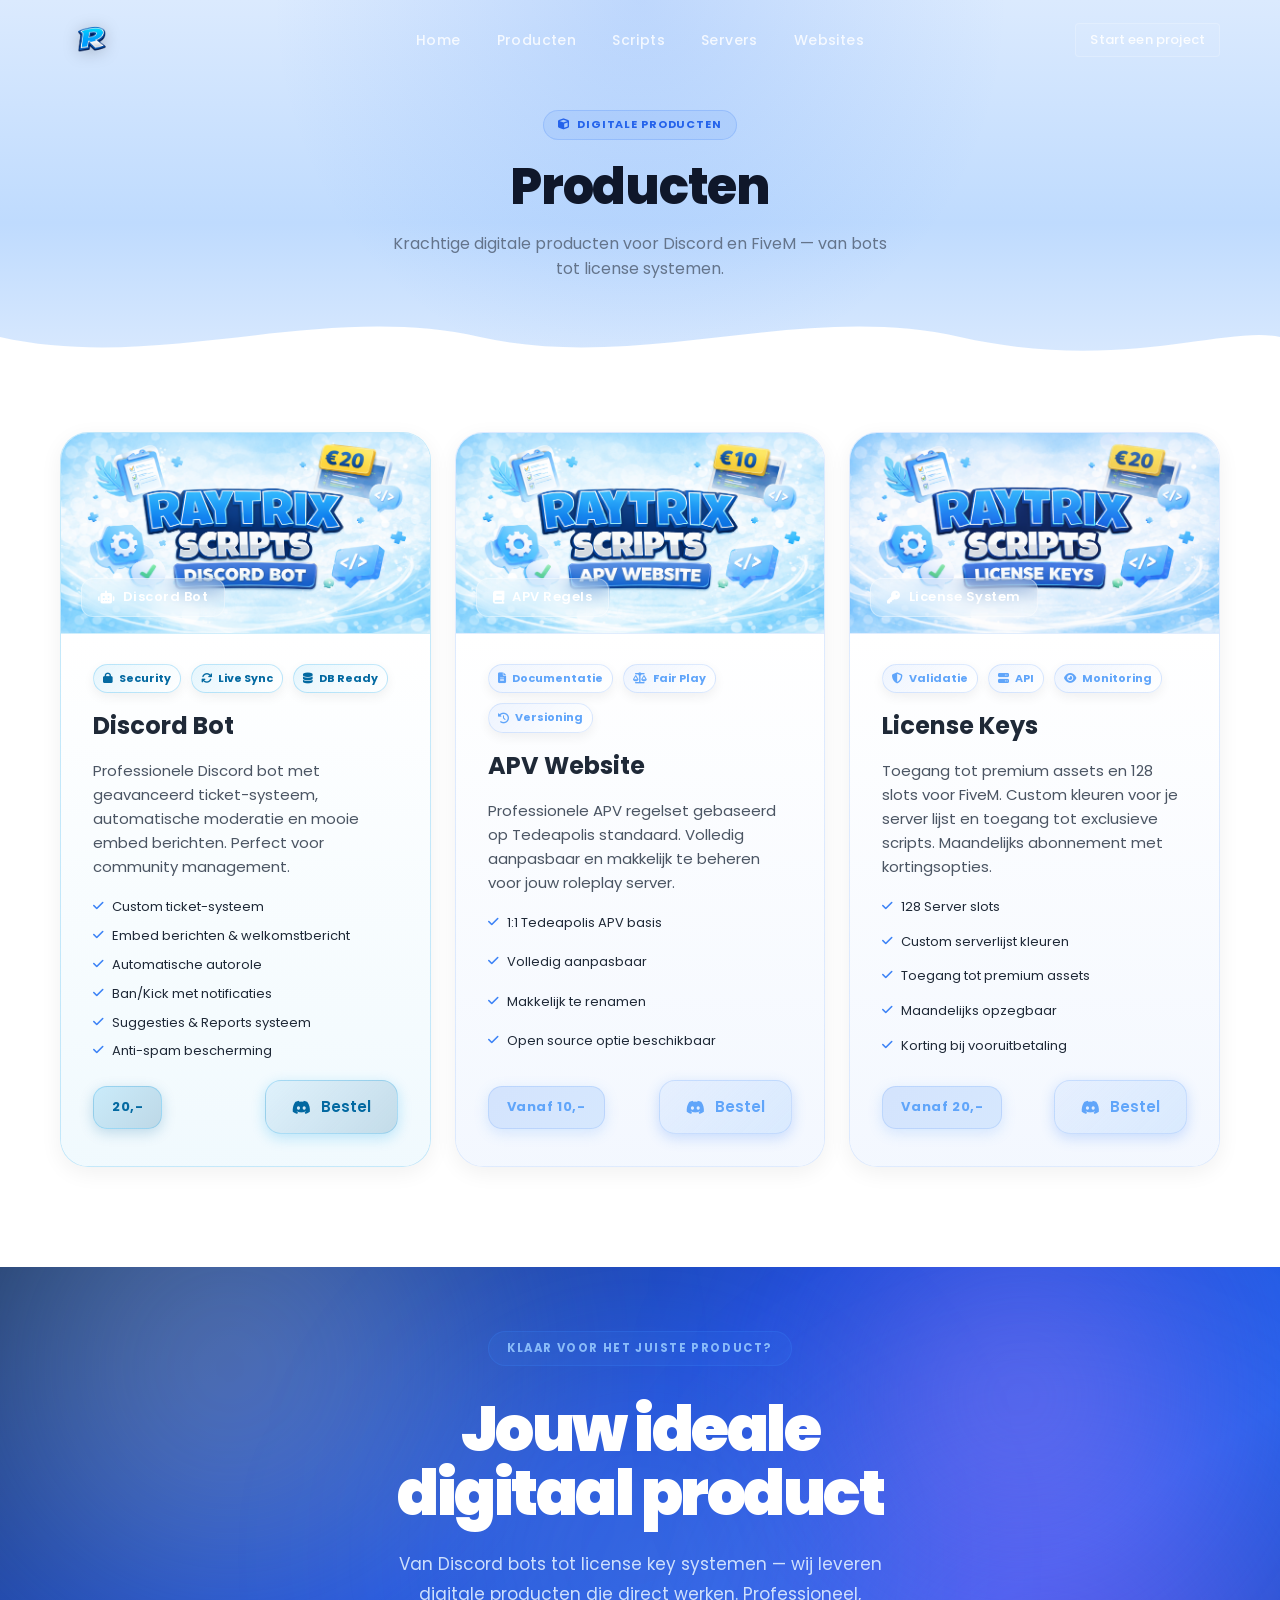
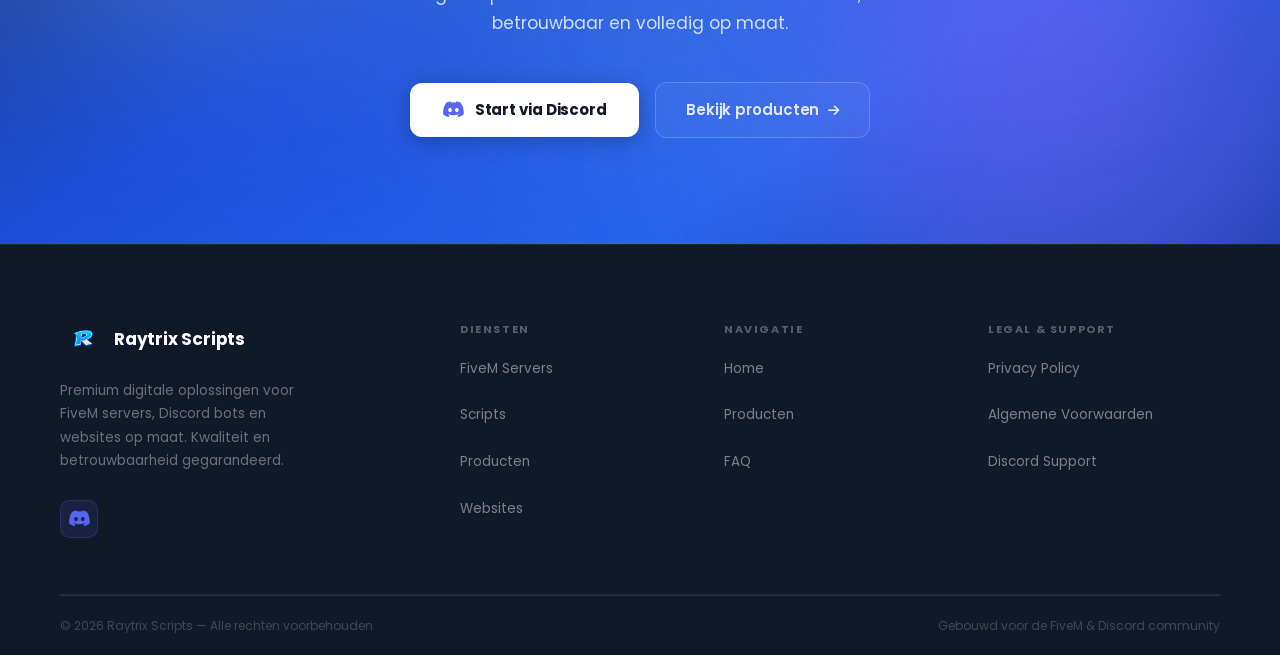
<file: files/producten.html>
﻿<!DOCTYPE html>
<html lang="nl">
<head>
    <meta charset="UTF-8">
    <meta name="viewport" content="width=device-width, initial-scale=1.0">
    <meta name="description" content="Raytrix Scripts Producten - Discord Bots, APV Regels, License Keys & Lore Friendly Carpack">
    <link rel="canonical" href="producten.html">
    <meta name="theme-color" content="#3b82f6">
    <meta property="og:type" content="website">
    <meta property="og:site_name" content="Raytrix Scripts">
    <meta property="og:title" content="Producten - Raytrix Scripts">
    <meta property="og:description" content="Digitale producten: Discord bots, license keys, APV regels & lore-friendly carpack. Snel, veilig en professioneel.">
    <meta property="og:url" content="https://www.raytrix.nl/producten">
    <meta property="og:image" content="https://www.raytrix.nl/assets/images/raytrixpng.png?v=2">
    <meta property="og:image:width" content="300">
    <meta property="og:image:height" content="300">
    <meta name="twitter:card" content="summary">
    <meta name="twitter:title" content="Producten Raytrix Scripts">
    <meta name="twitter:description" content="Discord bots, license keys, APV regels & carpack.">
    <meta name="twitter:image" content="https://www.raytrix.nl/assets/images/raytrixpng.png?v=2">
    <title>Producten - Raytrix Scripts</title>
    <link rel="icon" type="image/png" href="assets/images/favicon.png">
    <link rel="stylesheet" href="assets/styles/main.css">
    <link rel="stylesheet" href="https://cdnjs.cloudflare.com/ajax/libs/font-awesome/6.4.0/css/all.min.css">
    <link href="https://fonts.googleapis.com/css2?family=Poppins:wght@300;400;500;600;700;800&display=swap" rel="stylesheet">
</head>
<body>
    <!-- Navigatie -->
            <nav class="navbar" id="navbar">
        <div class="container">
            <div class="nav-wrapper">
                <a href="home.html" class="logo">
                    <img src="assets/images/raytrixpng.png" alt="Raytrix Scripts Logo">
                </a>
                <div class="nav-menu" id="navMenu">
                    <a href="home.html" class="nav-link">Home</a>
                    <a href="producten.html" class="nav-link active">Producten</a>
                    <a href="scripts.html" class="nav-link">Scripts</a>
                    <a href="servers.html" class="nav-link">Servers</a>
                    <a href="websites.html" class="nav-link">Websites</a>
                </div>
                <a href="https://discord.gg/raytrix" class="nav-cta-btn" target="_blank" rel="noopener noreferrer">Start een project</a>
                <div class="hamburger" id="hamburger">
                    <span></span>
                    <span></span>
                    <span></span>
                </div>
            </div>
        </div>
    </nav>

    <!-- Professionele Hero (Volledig vernieuwd) -->
        <section class="page-hero">
        <div class="container">
            <div class="page-hero-kicker">
                <i class="fas fa-cube"></i>
                Digitale Producten
            </div>
            <h1>Producten</h1>
            <p class="page-hero-sub">Krachtige digitale producten voor Discord en FiveM — van bots tot license systemen.</p>
        </div>
    </section>

    <!-- Producten Sectie (Enige sectie naast Hero) -->
    <section class="products" id="producten">
        <div class="container">
            <div class="product-grid">
                <!-- Discord Bot -->
                <article class="product-card-pro" aria-labelledby="prod-discord-bot" data-accent="sky" onclick="window.location.href='/product-discord-bot'" style="cursor: pointer;">
                    <div class="product-media">
                        <img src="assets/images/discordbot.png" alt="Discord Bot" loading="lazy">
                        <div class="media-overlay">
                            <div class="view-screenshots">
                                <i class="fas fa-images"></i>
                                <span>Bekijk features</span>
                            </div>
                        </div>
                        <span class="media-tag"><i class="fas fa-robot"></i> Discord Bot</span>
                    </div>
                    <div class="product-body">
                        <div class="product-badges">
                            <span class="badge-chip"><i class="fas fa-lock"></i> Security</span>
                            <span class="badge-chip"><i class="fas fa-sync"></i> Live Sync</span>
                            <span class="badge-chip"><i class="fas fa-database"></i> DB Ready</span>
                        </div>
                        <h3 class="product-title" id="prod-discord-bot">Discord Bot</h3>
                        <p class="product-text">Professionele Discord bot met geavanceerd ticket-systeem, automatische moderatie en mooie embed berichten. Perfect voor community management.</p>
                        <ul class="product-features">
                            <li><i class="fas fa-check"></i> Custom ticket-systeem</li>
                            <li><i class="fas fa-check"></i> Embed berichten & welkomstbericht</li>
                            <li><i class="fas fa-check"></i> Automatische autorole</li>
                            <li><i class="fas fa-check"></i> Ban/Kick met notificaties</li>
                            <li><i class="fas fa-check"></i> Suggesties & Reports systeem</li>
                            <li><i class="fas fa-check"></i> Anti-spam bescherming</li>
                        </ul>
                        <div class="product-meta">
                            <span class="product-price">20,-</span>
                            <a href="https://discord.gg/raytrix" target="_blank" rel="noopener noreferrer" class="btn-buy" onclick="event.stopPropagation();"><i class="fab fa-discord"></i> Bestel</a>
                        </div>
                    </div>
                </article>
                <!-- APV Regels -->
                <article class="product-card-pro" aria-labelledby="prod-apv" data-accent="purple">
                    <div class="product-media">
                        <img src="assets/images/apvregels.png" alt="APV Regels" loading="lazy">
                        <div class="media-overlay"></div>
                        <span class="media-tag"><i class="fas fa-book"></i> APV Regels</span>
                    </div>
                    <div class="product-body">
                        <div class="product-badges">
                            <span class="badge-chip"><i class="fas fa-file-alt"></i> Documentatie</span>
                            <span class="badge-chip"><i class="fas fa-balance-scale"></i> Fair Play</span>
                            <span class="badge-chip"><i class="fas fa-history"></i> Versioning</span>
                        </div>
                        <h3 class="product-title" id="prod-apv">APV Website</h3>
                        <p class="product-text">Professionele APV regelset gebaseerd op Tedeapolis standaard. Volledig aanpasbaar en makkelijk te beheren voor jouw roleplay server.</p>
                        <ul class="product-features">
                            <li><i class="fas fa-check"></i> 1:1 Tedeapolis APV basis</li>
                            <li><i class="fas fa-check"></i> Volledig aanpasbaar</li>
                            <li><i class="fas fa-check"></i> Makkelijk te renamen</li>
                            <li><i class="fas fa-check"></i> Open source optie beschikbaar</li>
                        </ul>
                        <div class="product-meta">
                            <span class="product-price">Vanaf 10,-</span>
                            <a href="https://discord.gg/raytrix" target="_blank" rel="noopener noreferrer" class="btn-buy"><i class="fab fa-discord"></i> Bestel</a>
                        </div>
                    </div>
                </article>
                <!-- License Keys -->
                <article class="product-card-pro" aria-labelledby="prod-license" data-accent="amber">
                    <div class="product-media">
                        <img src="assets/images/licensekeys.png" alt="License Keys Systeem" loading="lazy">
                        <div class="media-overlay"></div>
                        <span class="media-tag"><i class="fas fa-key"></i> License System</span>
                    </div>
                    <div class="product-body">
                        <div class="product-badges">
                            <span class="badge-chip"><i class="fas fa-shield-alt"></i> Validatie</span>
                            <span class="badge-chip"><i class="fas fa-server"></i> API</span>
                            <span class="badge-chip"><i class="fas fa-eye"></i> Monitoring</span>
                        </div>
                        <h3 class="product-title" id="prod-license">License Keys</h3>
                        <p class="product-text">Toegang tot premium assets en 128 slots voor FiveM. Custom kleuren voor je server lijst en toegang tot exclusieve scripts. Maandelijks abonnement met kortingsopties.</p>
                        <ul class="product-features">
                            <li><i class="fas fa-check"></i> 128 Server slots</li>
                            <li><i class="fas fa-check"></i> Custom serverlijst kleuren</li>
                            <li><i class="fas fa-check"></i> Toegang tot premium assets</li>
                            <li><i class="fas fa-check"></i> Maandelijks opzegbaar</li>
                            <li><i class="fas fa-check"></i> Korting bij vooruitbetaling</li>
                        </ul>
                        <div class="product-meta">
                            <span class="product-price">Vanaf 20,-</span>
                            <a href="https://discord.gg/raytrix" target="_blank" rel="noopener noreferrer" class="btn-buy"><i class="fab fa-discord"></i> Bestel</a>
                        </div>
                    </div>
                </article>
            </div>
        </div>
    </section>
    <!-- ============================================================
         CTA
    ============================================================ -->
    <section class="cta-section">
        <div class="cta-glow cta-glow-1"></div>
        <div class="cta-glow cta-glow-2"></div>
        <div class="cta-glow cta-glow-3"></div>
        <div class="cta-glow cta-glow-4"></div>
        <div class="container">
            <div class="cta-inner">
                <span class="cta-tag">Klaar voor het juiste product?</span>
                <h2 class="cta-title">Jouw ideale<br>digitaal product</h2>
                <p class="cta-desc">Van Discord bots tot license key systemen — wij leveren digitale producten die direct werken. Professioneel, betrouwbaar en volledig op maat.</p>
                <div class="cta-actions">
                    <a href="https://discord.gg/raytrix" class="cta-btn-primary" target="_blank" rel="noopener noreferrer">
                        <i class="fab fa-discord cta-discord-icon"></i>
                        Start via Discord
                    </a>
                    <a href="producten.html" class="cta-btn-ghost">
                        Bekijk producten <i class="fas fa-arrow-right" style="font-size:13px"></i>
                    </a>
                </div>
            </div>
        </div>
    </section>

    <!-- ============================================================
         FOOTER
    ============================================================ -->
    <footer class="footer-v2">
        <div class="container">
            <div class="footer-main">
                <div class="footer-brand">
                    <a href="home.html" class="footer-logo">
                        <img src="assets/images/raytrixpng.png" alt="Raytrix Scripts Logo">
                        <span>Raytrix Scripts</span>
                    </a>
                    <p>Premium digitale oplossingen voor FiveM servers, Discord bots en websites op maat. Kwaliteit en betrouwbaarheid gegarandeerd.</p>
                    <a href="https://discord.gg/raytrix" class="footer-discord-icon" target="_blank" rel="noopener noreferrer" aria-label="Discord Community">
                        <i class="fab fa-discord"></i>
                    </a>
                </div>
                <div class="footer-links">
                    <div class="footer-col">
                        <h5>Diensten</h5>
                        <ul>
                            <li><a href="servers.html">FiveM Servers</a></li>
                            <li><a href="scripts.html">Scripts</a></li>
                            <li><a href="producten.html">Producten</a></li>
                            <li><a href="websites.html">Websites</a></li>
                        </ul>
                    </div>
                    <div class="footer-col">
                        <h5>Navigatie</h5>
                        <ul>
                            <li><a href="home.html">Home</a></li>
                            <li><a href="producten.html">Producten</a></li>
                            <li><a href="faq.html">FAQ</a></li>
                        </ul>
                    </div>
                    <div class="footer-col">
                        <h5>Legal &amp; Support</h5>
                        <ul>
                            <li><a href="privacy.html">Privacy Policy</a></li>
                            <li><a href="terms.html">Algemene Voorwaarden</a></li>
                            <li><a href="https://discord.gg/raytrix" target="_blank" rel="noopener noreferrer">Discord Support</a></li>
                        </ul>
                    </div>
                </div>
            </div>
            <div class="footer-bottom">
                <span>&copy; 2026 Raytrix Scripts &mdash; Alle rechten voorbehouden</span>
                <span>Gebouwd voor de FiveM &amp; Discord community</span>
            </div>
        </div>
    </footer>


    <!-- Scroll to Top Button -->
    <button class="scroll-top" id="scrollTop" aria-label="Terug naar boven" title="Terug naar boven">
        <i class="fas fa-arrow-up"></i>
    </button>

    <script src="js/main.js"></script>
</body>
</html>
</file>
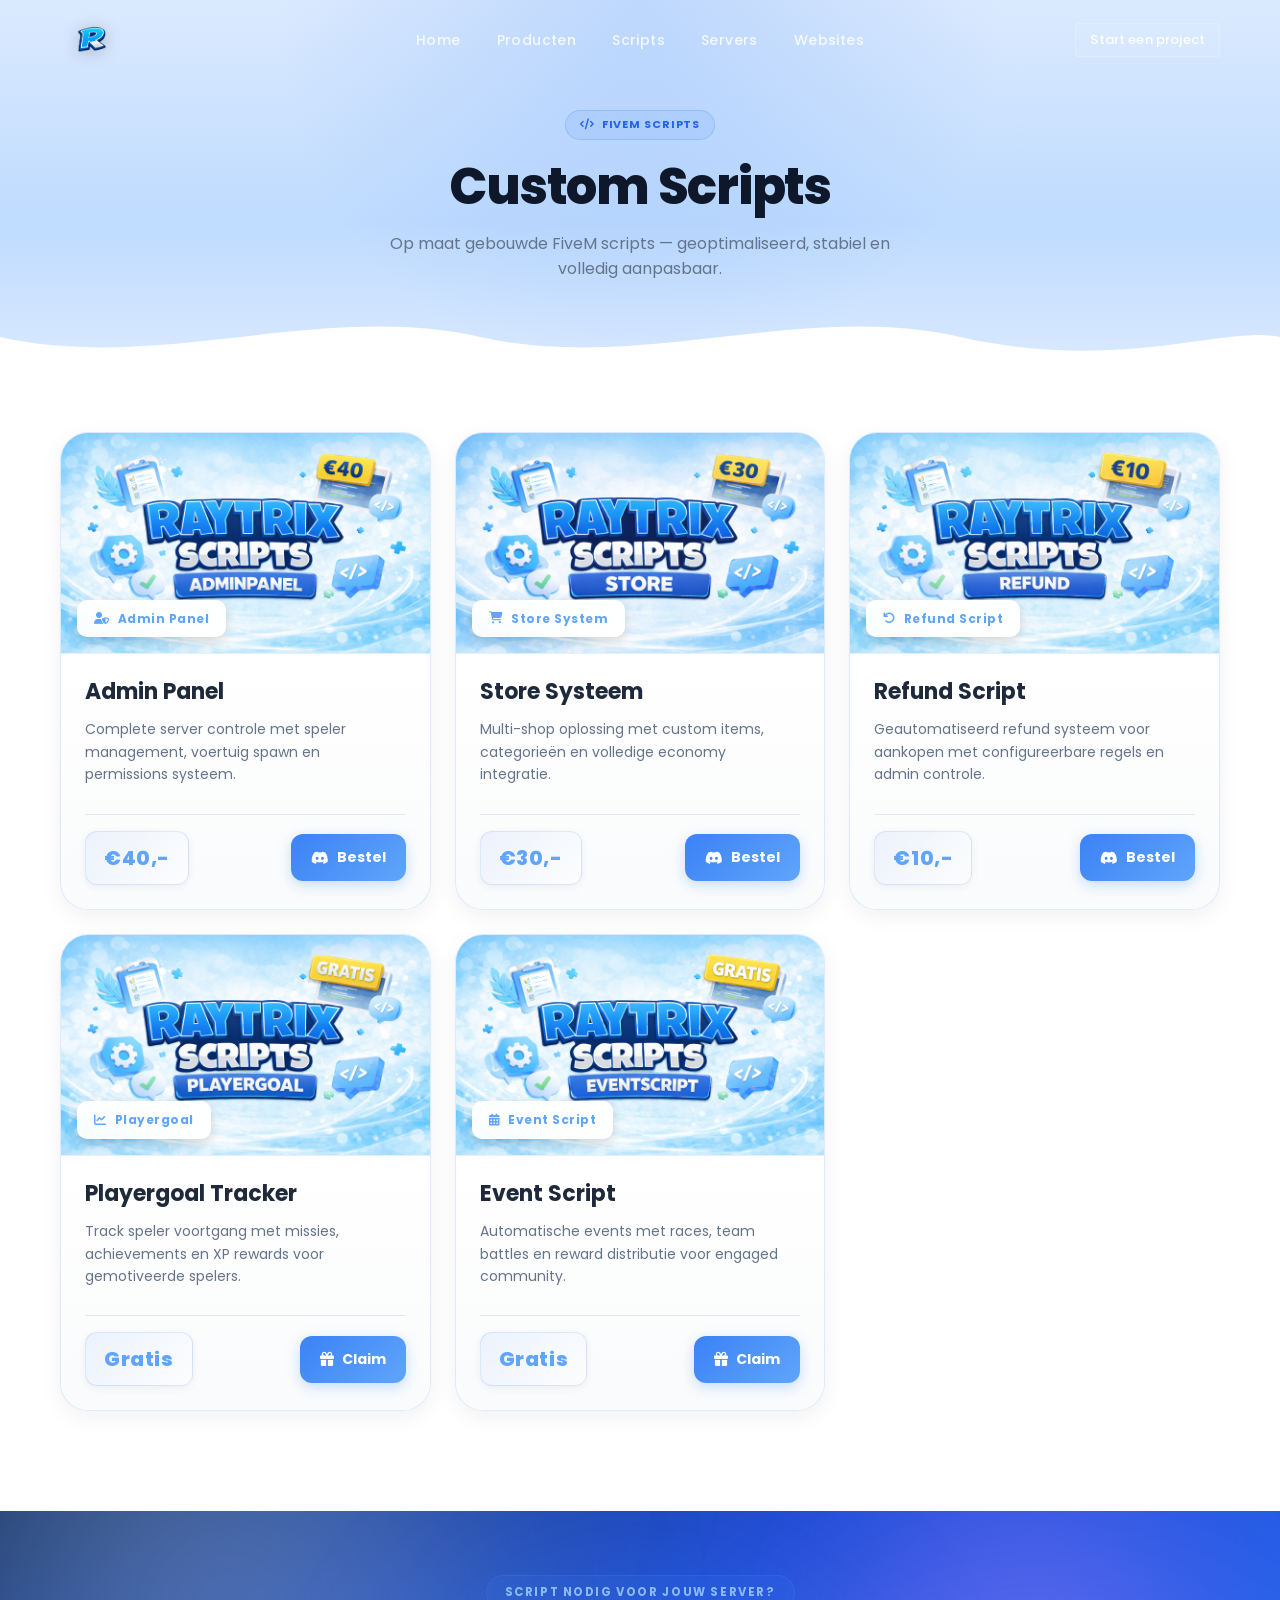
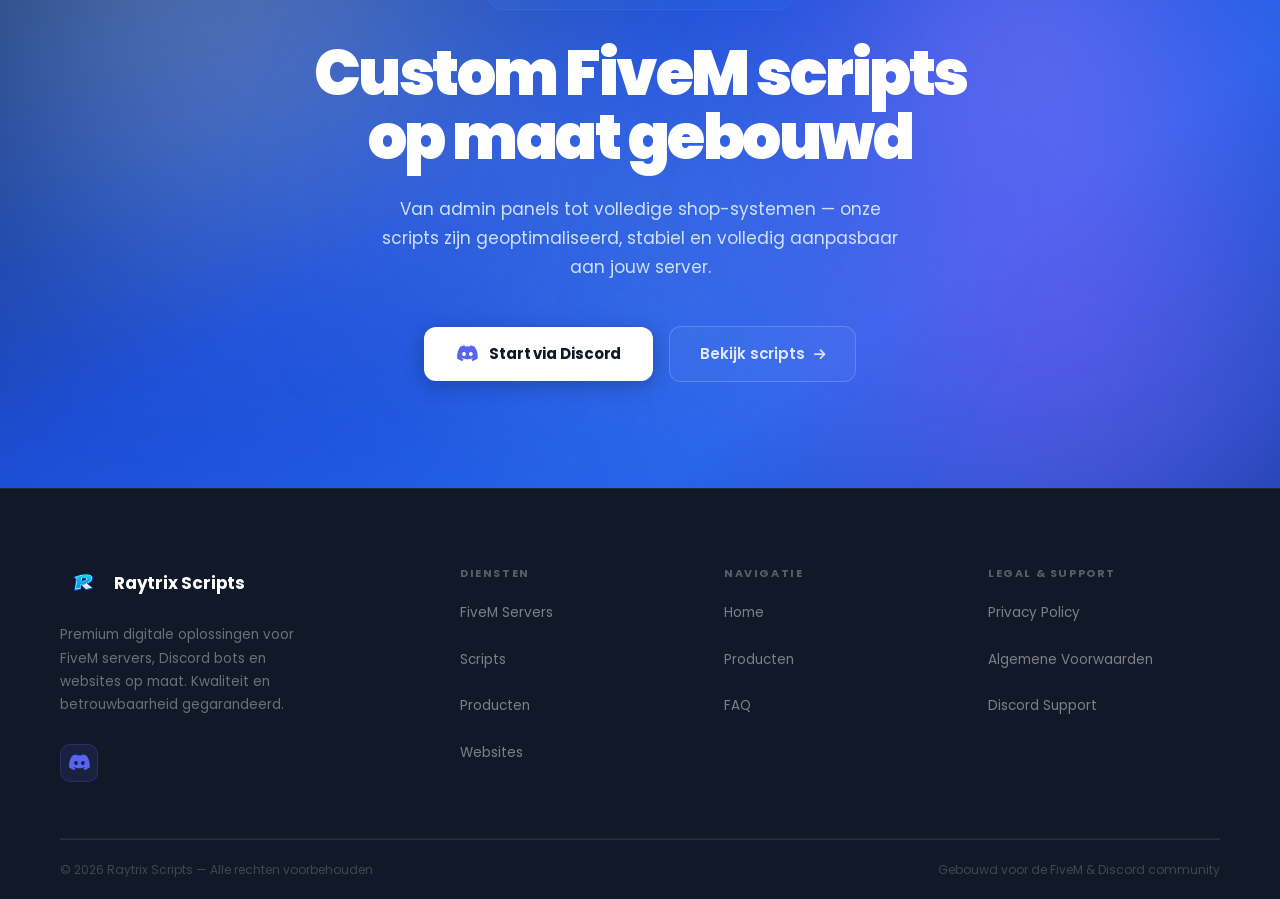
<file: files/scripts.html>
<!DOCTYPE html>
<html lang="nl">
<head>
    <meta charset="UTF-8">
    <meta name="viewport" content="width=device-width, initial-scale=1.0">
    <meta name="description" content="Raytrix Scripts - Custom FiveM Scripts voor Admin Panel, Store, Playergoal & Events">
    <link rel="canonical" href="scripts.html">
    <meta name="theme-color" content="#3b82f6">
    <meta property="og:type" content="website">
    <meta property="og:site_name" content="Raytrix Scripts">
    <meta property="og:title" content="Scripts - Raytrix Scripts">
    <meta property="og:description" content="Custom FiveM Scripts: Admin Panel, Store Systeem, Playergoal Tracker & Event Scripts. Optimaal en stabiel.">
    <meta property="og:url" content="https://www.raytrix.nl/scripts">
    <meta property="og:image" content="https://www.raytrix.nl/assets/images/raytrixpng.png?v=2">
    <meta property="og:image:width" content="300">
    <meta property="og:image:height" content="300">
    <meta name="twitter:card" content="summary">
    <meta name="twitter:title" content="Scripts - Raytrix Scripts">
    <meta name="twitter:description" content="Custom FiveM Scripts voor jouw server.">
    <meta name="twitter:image" content="https://www.raytrix.nl/assets/images/raytrixpng.png?v=2">
    <title>Scripts - Raytrix Scripts</title>
    <link rel="icon" type="image/png" href="assets/images/favicon.png">
    <link rel="stylesheet" href="assets/styles/main.css">
    <link rel="stylesheet" href="https://cdnjs.cloudflare.com/ajax/libs/font-awesome/6.4.0/css/all.min.css">
    <link href="https://fonts.googleapis.com/css2?family=Poppins:wght@300;400;500;600;700;800&display=swap" rel="stylesheet">
</head>
<body>
    <!-- Navigatie -->
            <nav class="navbar" id="navbar">
        <div class="container">
            <div class="nav-wrapper">
                <a href="home.html" class="logo">
                    <img src="assets/images/raytrixpng.png" alt="Raytrix Scripts Logo">
                </a>
                <div class="nav-menu" id="navMenu">
                    <a href="home.html" class="nav-link">Home</a>
                    <a href="producten.html" class="nav-link">Producten</a>
                    <a href="scripts.html" class="nav-link active">Scripts</a>
                    <a href="servers.html" class="nav-link">Servers</a>
                    <a href="websites.html" class="nav-link">Websites</a>
                </div>
                <a href="https://discord.gg/raytrix" class="nav-cta-btn" target="_blank" rel="noopener noreferrer">Start een project</a>
                <div class="hamburger" id="hamburger">
                    <span></span>
                    <span></span>
                    <span></span>
                </div>
            </div>
        </div>
    </nav>

    <!-- Hero Sectie -->
        <section class="page-hero">
        <div class="container">
            <div class="page-hero-kicker">
                <i class="fas fa-code"></i>
                FiveM Scripts
            </div>
            <h1>Custom Scripts</h1>
            <p class="page-hero-sub">Op maat gebouwde FiveM scripts — geoptimaliseerd, stabiel en volledig aanpasbaar.</p>
        </div>
    </section>

    <!-- Scripts Sectie -->
    <section class="products" id="scripts">
        <div class="container">
            <div class="product-grid">
                <!-- Admin Panel -->
                <article class="product-card-pro product-card-compact" aria-labelledby="script-adminpanel" data-accent="red">
                    <div class="product-media">
                        <img src="assets/images/adminpanel.png" alt="Admin Panel Script" loading="lazy" onerror="this.src='../assets/images/raytrixbanner.png'">
                        <span class="media-tag"><i class="fas fa-user-shield"></i> Admin Panel</span>
                    </div>
                    <div class="product-body">
                        <h3 class="product-title" id="script-adminpanel">Admin Panel</h3>
                        <p class="product-text">Complete server controle met speler management, voertuig spawn en permissions systeem.</p>
                        <div class="product-meta">
                            <span class="product-price">€40,-</span>
                            <a href="https://discord.gg/raytrix" target="_blank" rel="noopener noreferrer" class="btn-buy"><i class="fab fa-discord"></i> Bestel</a>
                        </div>
                    </div>
                </article>

                <!-- Store System -->
                <article class="product-card-pro product-card-compact" aria-labelledby="script-store" data-accent="green" onclick="window.location.href='/pages/scripts/scripts-store'" style="cursor: pointer;">
                    <div class="product-media">
                        <img src="assets/images/store.png" alt="Store System Script" loading="lazy" onerror="this.src='../assets/images/raytrixbanner.png'">
                        <div class="media-overlay">
                            <div class="view-screenshots">
                                <i class="fas fa-info-circle"></i>
                                <span>Bekijk details</span>
                            </div>
                        </div>
                        <span class="media-tag"><i class="fas fa-shopping-cart"></i> Store System</span>
                    </div>
                    <div class="product-body">
                        <h3 class="product-title" id="script-store">Store Systeem</h3>
                        <p class="product-text">Multi-shop oplossing met custom items, categorieën en volledige economy integratie.</p>
                        <div class="product-meta">
                            <span class="product-price">€30,-</span>
                            <a href="https://discord.gg/raytrix" target="_blank" rel="noopener noreferrer" class="btn-buy"><i class="fab fa-discord"></i> Bestel</a>
                        </div>
                    </div>
                </article>

                <!-- Refund Script -->
                <article class="product-card-pro product-card-compact" aria-labelledby="script-refund" data-accent="amber">
                    <div class="product-media">
                        <img src="assets/images/refund.png" alt="Refund Script" loading="lazy" onerror="this.src='../assets/images/raytrixbanner.png'">
                        <span class="media-tag"><i class="fas fa-undo"></i> Refund Script</span>
                    </div>
                    <div class="product-body">
                        <h3 class="product-title" id="script-refund">Refund Script</h3>
                        <p class="product-text">Geautomatiseerd refund systeem voor aankopen met configureerbare regels en admin controle.</p>
                        <div class="product-meta">
                            <span class="product-price">€10,-</span>
                            <a href="https://discord.gg/raytrix" target="_blank" rel="noopener noreferrer" class="btn-buy"><i class="fab fa-discord"></i> Bestel</a>
                        </div>
                    </div>
                </article>

                <!-- Playergoal Tracker -->
                <article class="product-card-pro product-card-compact" aria-labelledby="script-playergoal" data-accent="blue">
                    <div class="product-media">
                        <img src="assets/images/playergoal.png" alt="Playergoal Tracker Script" loading="lazy" onerror="this.src='../assets/images/raytrixbanner.png'">
                        <span class="media-tag"><i class="fas fa-chart-line"></i> Playergoal</span>
                    </div>
                    <div class="product-body">
                        <h3 class="product-title" id="script-playergoal">Playergoal Tracker</h3>
                        <p class="product-text">Track speler voortgang met missies, achievements en XP rewards voor gemotiveerde spelers.</p>
                        <div class="product-meta">
                            <span class="product-price">Gratis</span>
                            <a href="https://discord.gg/raytrix" target="_blank" rel="noopener noreferrer" class="btn-buy"><i class="fas fa-gift"></i> Claim</a>
                        </div>
                    </div>
                </article>

                <!-- Event Script -->
                <article class="product-card-pro product-card-compact" aria-labelledby="script-event" data-accent="purple">
                    <div class="product-media">
                        <img src="assets/images/event.png" alt="Event Script" loading="lazy" onerror="this.src='../assets/images/raytrixbanner.png'">
                        <span class="media-tag"><i class="fas fa-calendar-alt"></i> Event Script</span>
                    </div>
                    <div class="product-body">
                        <h3 class="product-title" id="script-event">Event Script</h3>
                        <p class="product-text">Automatische events met races, team battles en reward distributie voor engaged community.</p>
                        <div class="product-meta">
                            <span class="product-price">Gratis</span>
                            <a href="https://discord.gg/raytrix" target="_blank" rel="noopener noreferrer" class="btn-buy"><i class="fas fa-gift"></i> Claim</a>
                        </div>
                    </div>
                </article>
            </div>
        </div>
    </section>
    <!-- ============================================================
         CTA
    ============================================================ -->
    <section class="cta-section">
        <div class="cta-glow cta-glow-1"></div>
        <div class="cta-glow cta-glow-2"></div>
        <div class="cta-glow cta-glow-3"></div>
        <div class="cta-glow cta-glow-4"></div>
        <div class="container">
            <div class="cta-inner">
                <span class="cta-tag">Script nodig voor jouw server?</span>
                <h2 class="cta-title">Custom FiveM scripts<br>op maat gebouwd</h2>
                <p class="cta-desc">Van admin panels tot volledige shop-systemen — onze scripts zijn geoptimaliseerd, stabiel en volledig aanpasbaar aan jouw server.</p>
                <div class="cta-actions">
                    <a href="https://discord.gg/raytrix" class="cta-btn-primary" target="_blank" rel="noopener noreferrer">
                        <i class="fab fa-discord cta-discord-icon"></i>
                        Start via Discord
                    </a>
                    <a href="scripts.html" class="cta-btn-ghost">
                        Bekijk scripts <i class="fas fa-arrow-right" style="font-size:13px"></i>
                    </a>
                </div>
            </div>
        </div>
    </section>

    <!-- ============================================================
         FOOTER
    ============================================================ -->
    <footer class="footer-v2">
        <div class="container">
            <div class="footer-main">
                <div class="footer-brand">
                    <a href="home.html" class="footer-logo">
                        <img src="assets/images/raytrixpng.png" alt="Raytrix Scripts Logo">
                        <span>Raytrix Scripts</span>
                    </a>
                    <p>Premium digitale oplossingen voor FiveM servers, Discord bots en websites op maat. Kwaliteit en betrouwbaarheid gegarandeerd.</p>
                    <a href="https://discord.gg/raytrix" class="footer-discord-icon" target="_blank" rel="noopener noreferrer" aria-label="Discord Community">
                        <i class="fab fa-discord"></i>
                    </a>
                </div>
                <div class="footer-links">
                    <div class="footer-col">
                        <h5>Diensten</h5>
                        <ul>
                            <li><a href="servers.html">FiveM Servers</a></li>
                            <li><a href="scripts.html">Scripts</a></li>
                            <li><a href="producten.html">Producten</a></li>
                            <li><a href="websites.html">Websites</a></li>
                        </ul>
                    </div>
                    <div class="footer-col">
                        <h5>Navigatie</h5>
                        <ul>
                            <li><a href="home.html">Home</a></li>
                            <li><a href="producten.html">Producten</a></li>
                            <li><a href="faq.html">FAQ</a></li>
                        </ul>
                    </div>
                    <div class="footer-col">
                        <h5>Legal &amp; Support</h5>
                        <ul>
                            <li><a href="privacy.html">Privacy Policy</a></li>
                            <li><a href="terms.html">Algemene Voorwaarden</a></li>
                            <li><a href="https://discord.gg/raytrix" target="_blank" rel="noopener noreferrer">Discord Support</a></li>
                        </ul>
                    </div>
                </div>
            </div>
            <div class="footer-bottom">
                <span>&copy; 2026 Raytrix Scripts &mdash; Alle rechten voorbehouden</span>
                <span>Gebouwd voor de FiveM &amp; Discord community</span>
            </div>
        </div>
    </footer>


    <!-- Scroll to Top Button -->
    <button class="scroll-top" id="scrollTop" aria-label="Terug naar boven" title="Terug naar boven">
        <i class="fas fa-arrow-up"></i>
    </button>

    <script src="js/main.js"></script>
</body>
</html>
</file>
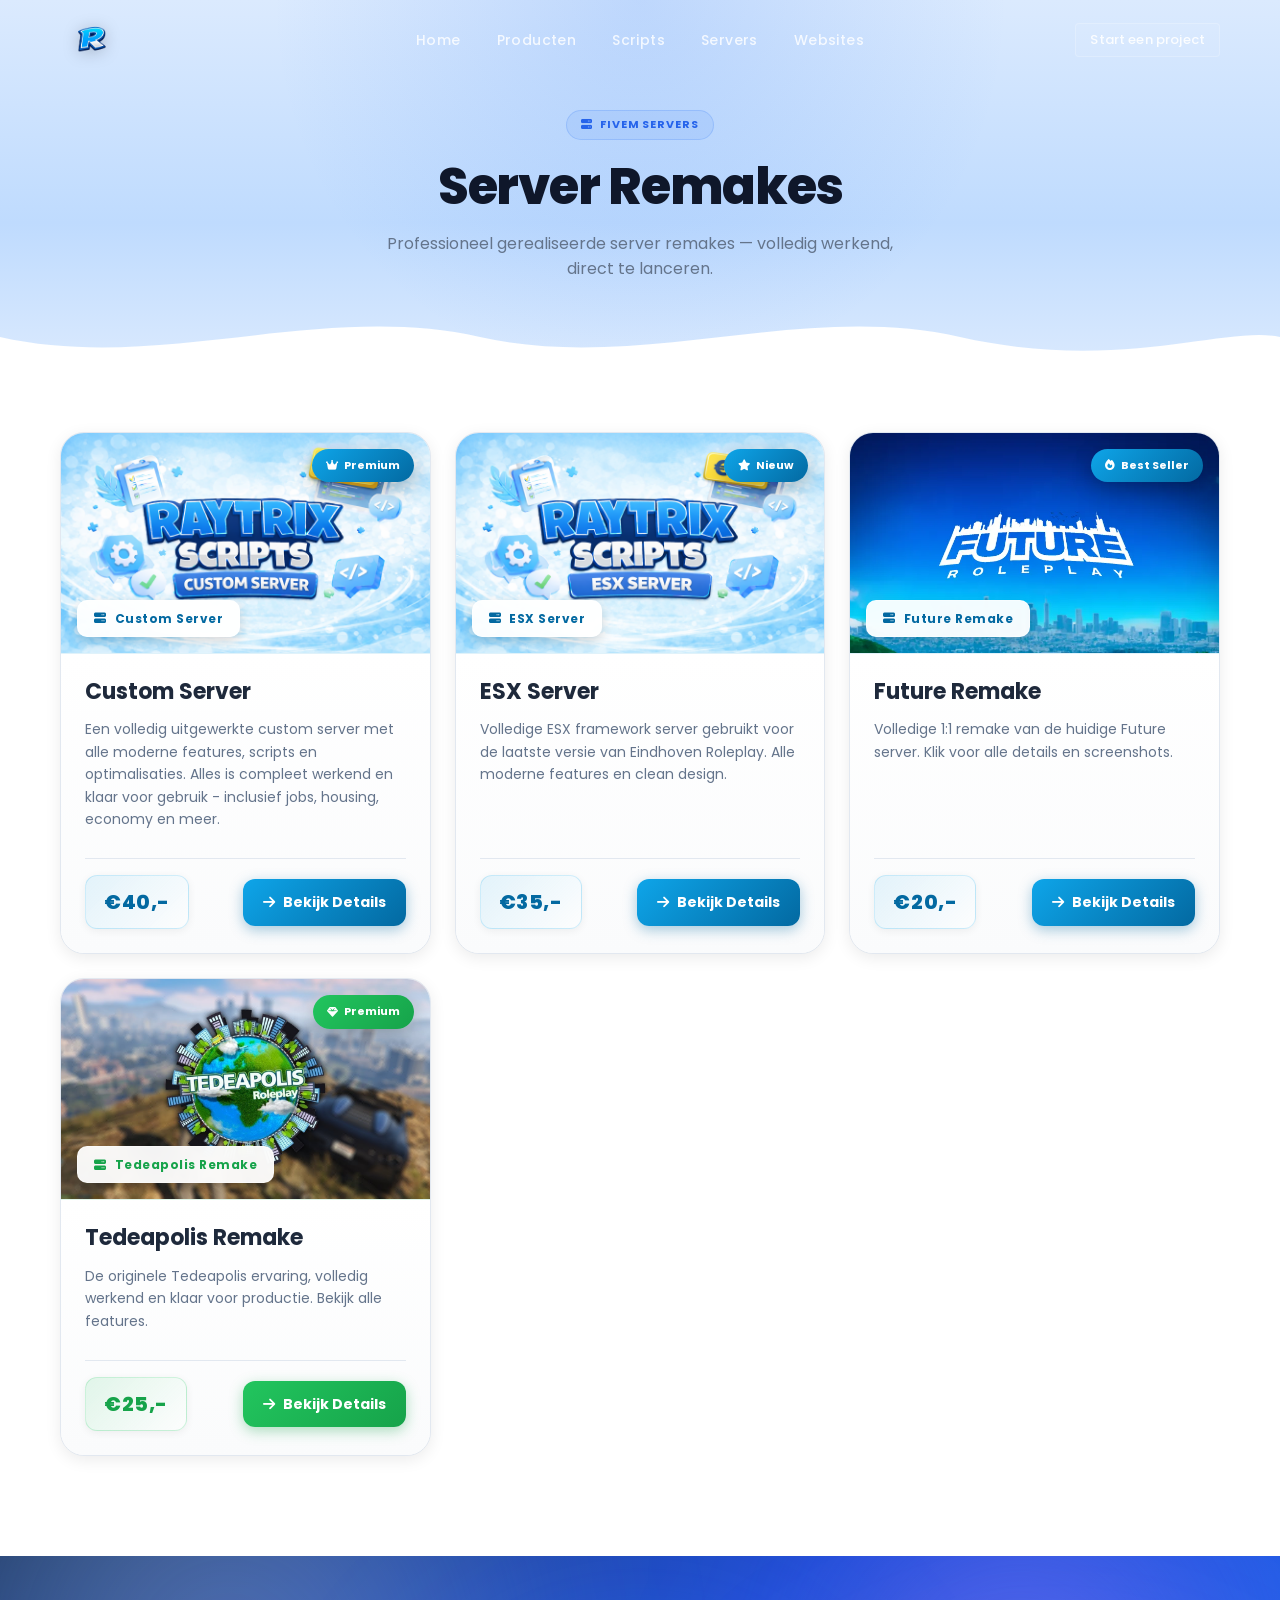
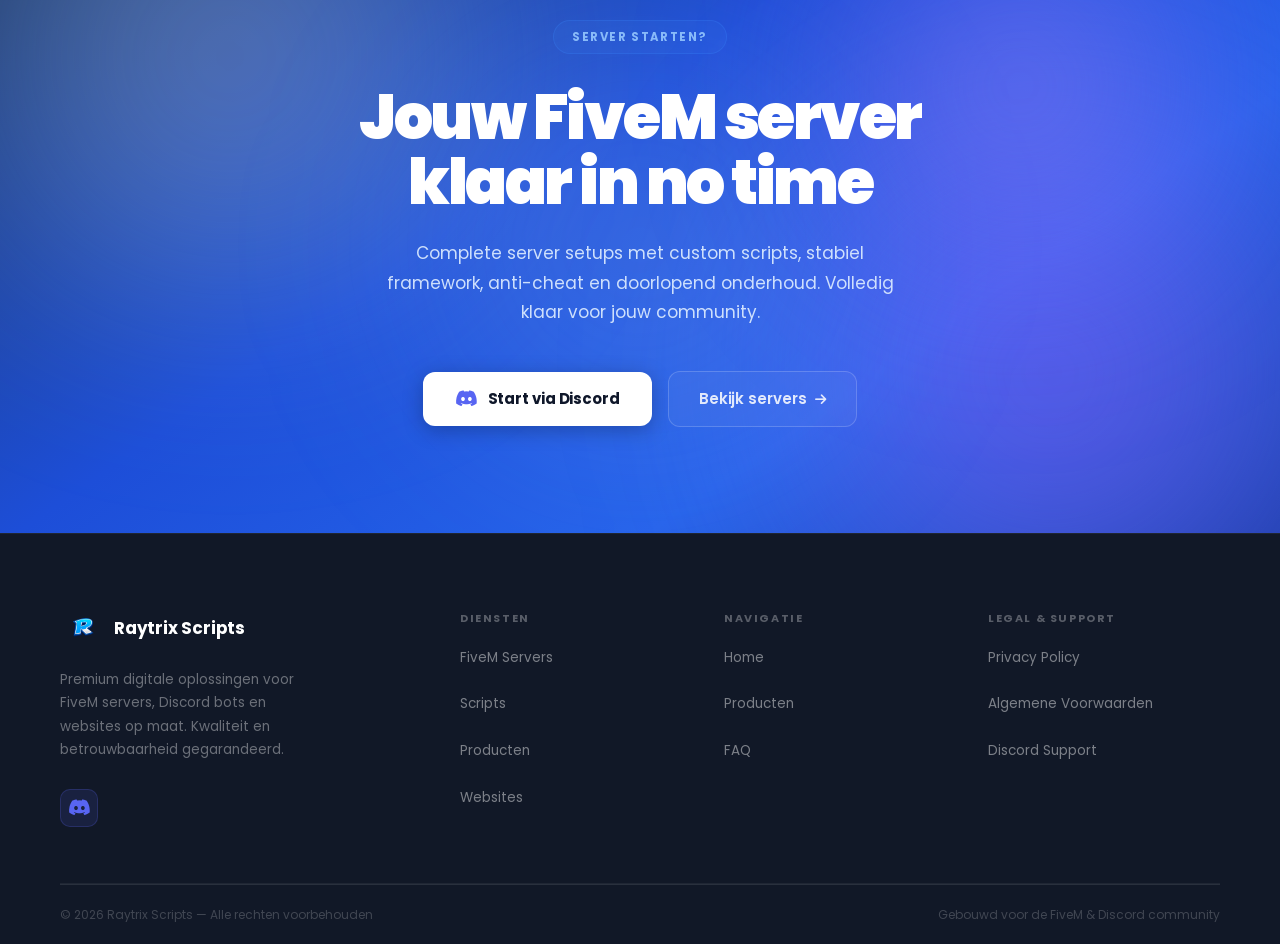
<file: files/servers.html>
﻿<!DOCTYPE html>
<html lang="nl">
<head>
    <meta charset="UTF-8">
    <meta name="viewport" content="width=device-width, initial-scale=1.0">
    <meta name="description" content="Raytrix Scripts Servers">
    <link rel="canonical" href="servers.html">
    <meta name="theme-color" content="#3b82f6">
    <meta property="og:type" content="website">
    <meta property="og:site_name" content="Raytrix Scripts">
    <meta property="og:title" content="Servers - Raytrix Scripts">
    <meta property="og:description" content="Professionele FiveM server remakes met volledige functionaliteit en premium support. Plug & play met database, files en configuratie.">
    <meta property="og:url" content="https://www.raytrix.nl/servers">
    <meta property="og:image" content="https://www.raytrix.nl/assets/images/raytrixpng.png?v=2">
    <meta property="og:image:width" content="300">
    <meta property="og:image:height" content="300">
    <meta name="twitter:card" content="summary">
    <meta name="twitter:title" content="Servers - Raytrix Scripts">
    <meta name="twitter:description" content="Professionele FiveM server remakes met volledige functionaliteit en premium support.">
    <meta name="twitter:image" content="https://www.raytrix.nl/assets/images/raytrixpng.png?v=2">
    <title>Servers - Raytrix Scripts</title>
    <link rel="icon" type="image/png" href="assets/images/favicon.png">
    <link rel="stylesheet" href="assets/styles/main.css">
    <link rel="stylesheet" href="https://cdnjs.cloudflare.com/ajax/libs/font-awesome/6.4.0/css/all.min.css">
    <link href="https://fonts.googleapis.com/css2?family=Poppins:wght@300;400;500;600;700;800&display=swap" rel="stylesheet">
</head>
<body>
            <nav class="navbar" id="navbar">
        <div class="container">
            <div class="nav-wrapper">
                <a href="home.html" class="logo">
                    <img src="assets/images/raytrixpng.png" alt="Raytrix Scripts Logo">
                </a>
                <div class="nav-menu" id="navMenu">
                    <a href="home.html" class="nav-link">Home</a>
                    <a href="producten.html" class="nav-link">Producten</a>
                    <a href="scripts.html" class="nav-link">Scripts</a>
                    <a href="servers.html" class="nav-link active">Servers</a>
                    <a href="websites.html" class="nav-link">Websites</a>
                </div>
                <a href="https://discord.gg/raytrix" class="nav-cta-btn" target="_blank" rel="noopener noreferrer">Start een project</a>
                <div class="hamburger" id="hamburger">
                    <span></span>
                    <span></span>
                    <span></span>
                </div>
            </div>
        </div>
    </nav>

    <!-- Hero Section -->
        <section class="page-hero">
        <div class="container">
            <div class="page-hero-kicker">
                <i class="fas fa-server"></i>
                FiveM Servers
            </div>
            <h1>Server Remakes</h1>
            <p class="page-hero-sub">Professioneel gerealiseerde server remakes — volledig werkend, direct te lanceren.</p>
        </div>
    </section>

    <!-- Servers Section -->
    <section class="products" id="servers">
        <div class="container">
            <div class="product-grid">
                <!-- Custom Server -->
                <article class="product-card-compact" aria-labelledby="prod-custom" data-accent="sky" onclick="window.location.href='/server-custom'" style="cursor: pointer;">
                    <div class="product-media">
                        <img src="assets/images/customserver.png" alt="Custom Server" loading="lazy">
                        <span class="media-tag"><i class="fas fa-server"></i> Custom Server</span>
                        <span class="corner-badge"><i class="fas fa-crown"></i> Premium</span>
                    </div>
                    <div class="product-body">
                        <h3 class="product-title" id="prod-custom">Custom Server</h3>
                        <p class="product-text">Een volledig uitgewerkte custom server met alle moderne features, scripts en optimalisaties. Alles is compleet werkend en klaar voor gebruik - inclusief jobs, housing, economy en meer.</p>
                        <div class="product-meta">
                            <span class="product-price">€40,-</span>
                            <a href="server-custom.html" class="btn-buy" onclick="event.stopPropagation();"><i class="fas fa-arrow-right"></i> Bekijk Details</a>
                        </div>
                    </div>
                </article>
                <!-- ESX Server -->
                <article class="product-card-compact" aria-labelledby="prod-esxserver" data-accent="sky" onclick="window.location.href='/server-esx'" style="cursor: pointer;">
                    <div class="product-media">
                        <img src="assets/images/esxserver.png" alt="ESX Server" loading="lazy">
                        <span class="media-tag"><i class="fas fa-server"></i> ESX Server</span>
                        <span class="corner-badge"><i class="fas fa-star"></i> Nieuw</span>
                    </div>
                    <div class="product-body">
                        <h3 class="product-title" id="prod-esxserver">ESX Server</h3>
                        <p class="product-text">Volledige ESX framework server gebruikt voor de laatste versie van Eindhoven Roleplay. Alle moderne features en clean design.</p>
                        <div class="product-meta">
                            <span class="product-price">€35,-</span>
                            <a href="server-esx.html" class="btn-buy" onclick="event.stopPropagation();"><i class="fas fa-arrow-right"></i> Bekijk Details</a>
                        </div>
                    </div>
                </article>
                <!-- Future Remake -->
                <article class="product-card-compact" aria-labelledby="prod-future" data-accent="sky" onclick="window.location.href='/server-future'" style="cursor: pointer;">
                    <div class="product-media">
                        <img src="assets/images/future_remake.png" alt="Future Remake" loading="lazy">
                        <span class="media-tag"><i class="fas fa-server"></i> Future Remake</span>
                        <span class="corner-badge"><i class="fas fa-fire"></i> Best Seller</span>
                    </div>
                    <div class="product-body">
                        <h3 class="product-title" id="prod-future">Future Remake</h3>
                        <p class="product-text">Volledige 1:1 remake van de huidige Future server. Klik voor alle details en screenshots.</p>
                        <div class="product-meta">
                            <span class="product-price">€20,-</span>
                            <a href="server-future.html" class="btn-buy" onclick="event.stopPropagation();"><i class="fas fa-arrow-right"></i> Bekijk Details</a>
                        </div>
                    </div>
                </article>
                <!-- Tedeapolis Remake -->
                <article class="product-card-compact" aria-labelledby="prod-tedeapolis" data-accent="mint" onclick="window.location.href='/server-tedeapolis'" style="cursor: pointer;">
                    <div class="product-media">
                        <img src="assets/images/tedeapolis_remake.png" alt="Tedeapolis Remake" loading="lazy">
                        <span class="media-tag"><i class="fas fa-server"></i> Tedeapolis Remake</span>
                        <span class="corner-badge"><i class="fas fa-gem"></i> Premium</span>
                    </div>
                    <div class="product-body">
                        <h3 class="product-title" id="prod-tedeapolis">Tedeapolis Remake</h3>
                        <p class="product-text">De originele Tedeapolis ervaring, volledig werkend en klaar voor productie. Bekijk alle features.</p>
                        <div class="product-meta">
                            <span class="product-price">€25,-</span>
                            <a href="server-tedeapolis.html" class="btn-buy" onclick="event.stopPropagation();"><i class="fas fa-arrow-right"></i> Bekijk Details</a>
                        </div>
                    </div>
                </article>
            </div>
        </div>
    </section>
    <!-- ============================================================
         CTA
    ============================================================ -->
    <section class="cta-section">
        <div class="cta-glow cta-glow-1"></div>
        <div class="cta-glow cta-glow-2"></div>
        <div class="cta-glow cta-glow-3"></div>
        <div class="cta-glow cta-glow-4"></div>
        <div class="container">
            <div class="cta-inner">
                <span class="cta-tag">Server starten?</span>
                <h2 class="cta-title">Jouw FiveM server<br>klaar in no time</h2>
                <p class="cta-desc">Complete server setups met custom scripts, stabiel framework, anti-cheat en doorlopend onderhoud. Volledig klaar voor jouw community.</p>
                <div class="cta-actions">
                    <a href="https://discord.gg/raytrix" class="cta-btn-primary" target="_blank" rel="noopener noreferrer">
                        <i class="fab fa-discord cta-discord-icon"></i>
                        Start via Discord
                    </a>
                    <a href="servers.html" class="cta-btn-ghost">
                        Bekijk servers <i class="fas fa-arrow-right" style="font-size:13px"></i>
                    </a>
                </div>
            </div>
        </div>
    </section>

    <!-- ============================================================
         FOOTER
    ============================================================ -->
    <footer class="footer-v2">
        <div class="container">
            <div class="footer-main">
                <div class="footer-brand">
                    <a href="home.html" class="footer-logo">
                        <img src="assets/images/raytrixpng.png" alt="Raytrix Scripts Logo">
                        <span>Raytrix Scripts</span>
                    </a>
                    <p>Premium digitale oplossingen voor FiveM servers, Discord bots en websites op maat. Kwaliteit en betrouwbaarheid gegarandeerd.</p>
                    <a href="https://discord.gg/raytrix" class="footer-discord-icon" target="_blank" rel="noopener noreferrer" aria-label="Discord Community">
                        <i class="fab fa-discord"></i>
                    </a>
                </div>
                <div class="footer-links">
                    <div class="footer-col">
                        <h5>Diensten</h5>
                        <ul>
                            <li><a href="servers.html">FiveM Servers</a></li>
                            <li><a href="scripts.html">Scripts</a></li>
                            <li><a href="producten.html">Producten</a></li>
                            <li><a href="websites.html">Websites</a></li>
                        </ul>
                    </div>
                    <div class="footer-col">
                        <h5>Navigatie</h5>
                        <ul>
                            <li><a href="home.html">Home</a></li>
                            <li><a href="producten.html">Producten</a></li>
                            <li><a href="faq.html">FAQ</a></li>
                        </ul>
                    </div>
                    <div class="footer-col">
                        <h5>Legal &amp; Support</h5>
                        <ul>
                            <li><a href="privacy.html">Privacy Policy</a></li>
                            <li><a href="terms.html">Algemene Voorwaarden</a></li>
                            <li><a href="https://discord.gg/raytrix" target="_blank" rel="noopener noreferrer">Discord Support</a></li>
                        </ul>
                    </div>
                </div>
            </div>
            <div class="footer-bottom">
                <span>&copy; 2026 Raytrix Scripts &mdash; Alle rechten voorbehouden</span>
                <span>Gebouwd voor de FiveM &amp; Discord community</span>
            </div>
        </div>
    </footer>


    <!-- Scroll to Top Button -->
    <button class="scroll-top" id="scrollTop" aria-label="Terug naar boven" title="Terug naar boven">
        <i class="fas fa-arrow-up"></i>
    </button>

    <script src="js/main.js"></script>
</body>
</html>
</file>
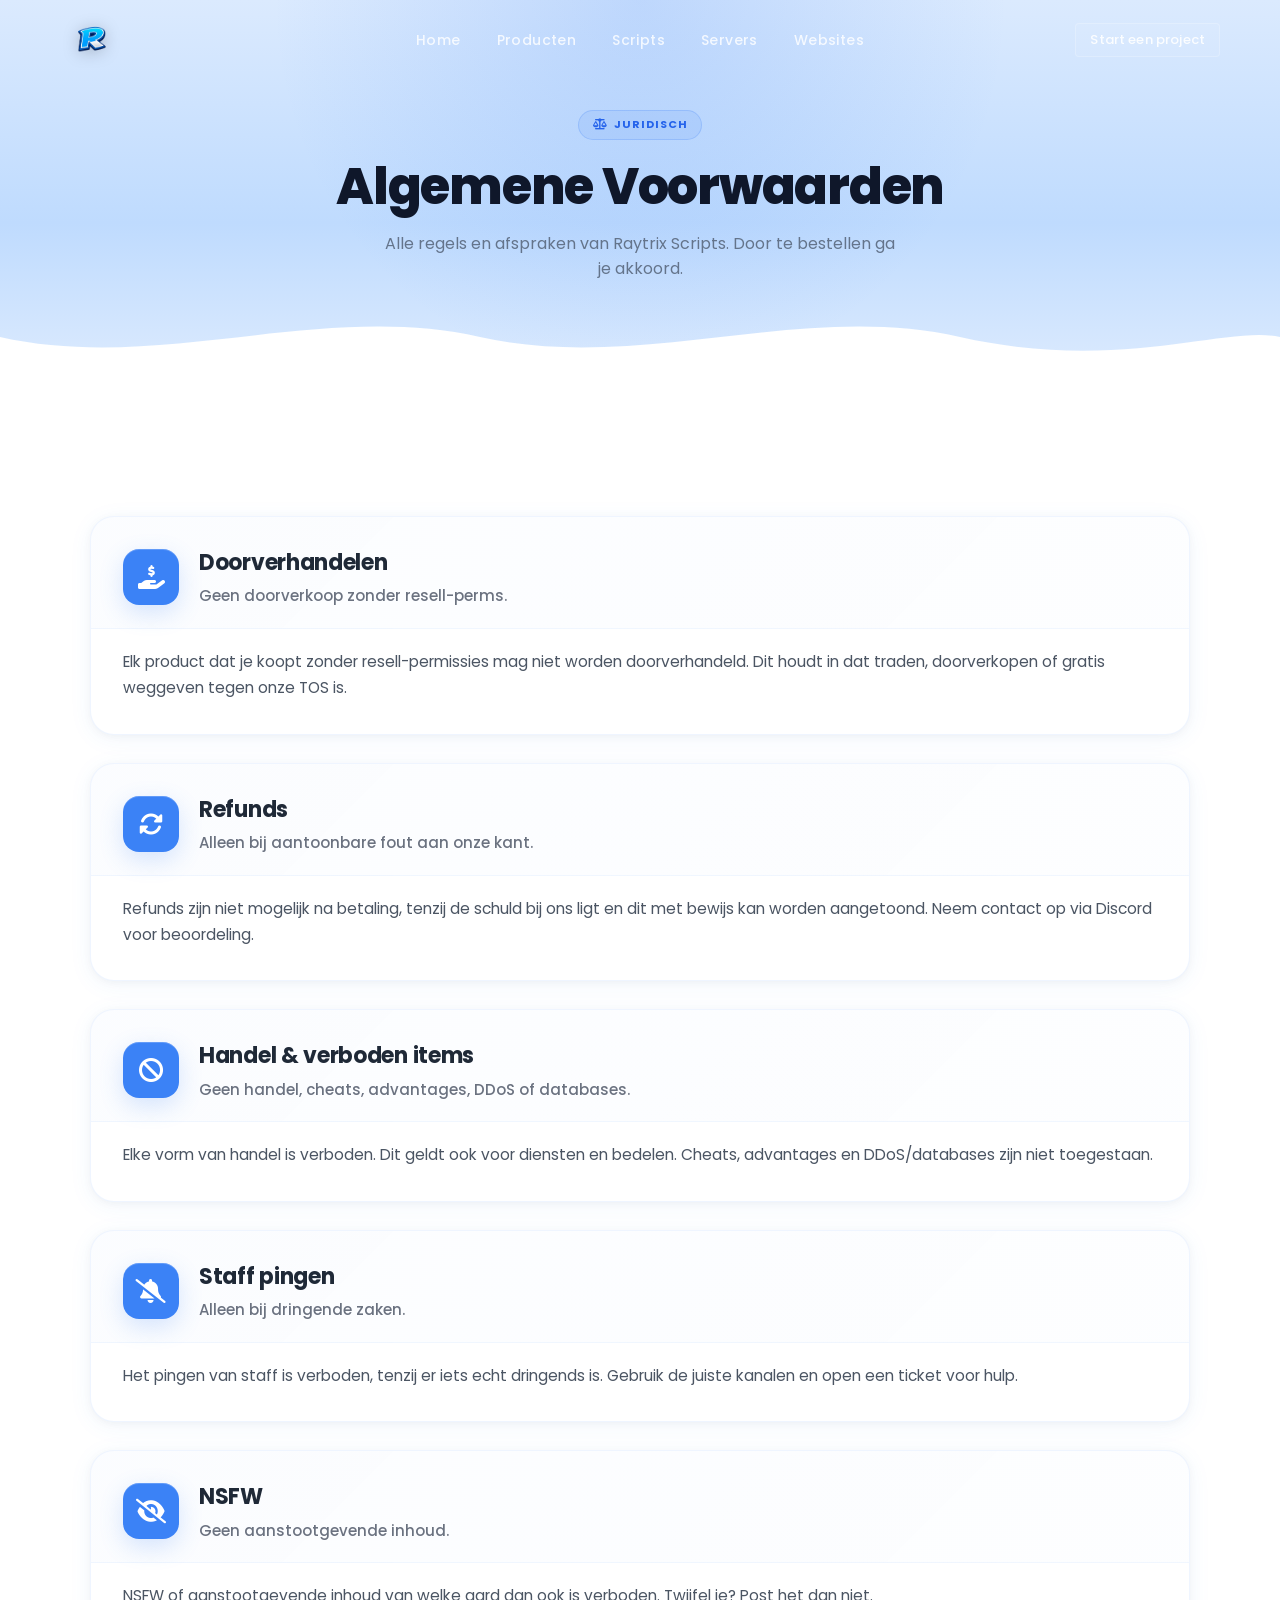
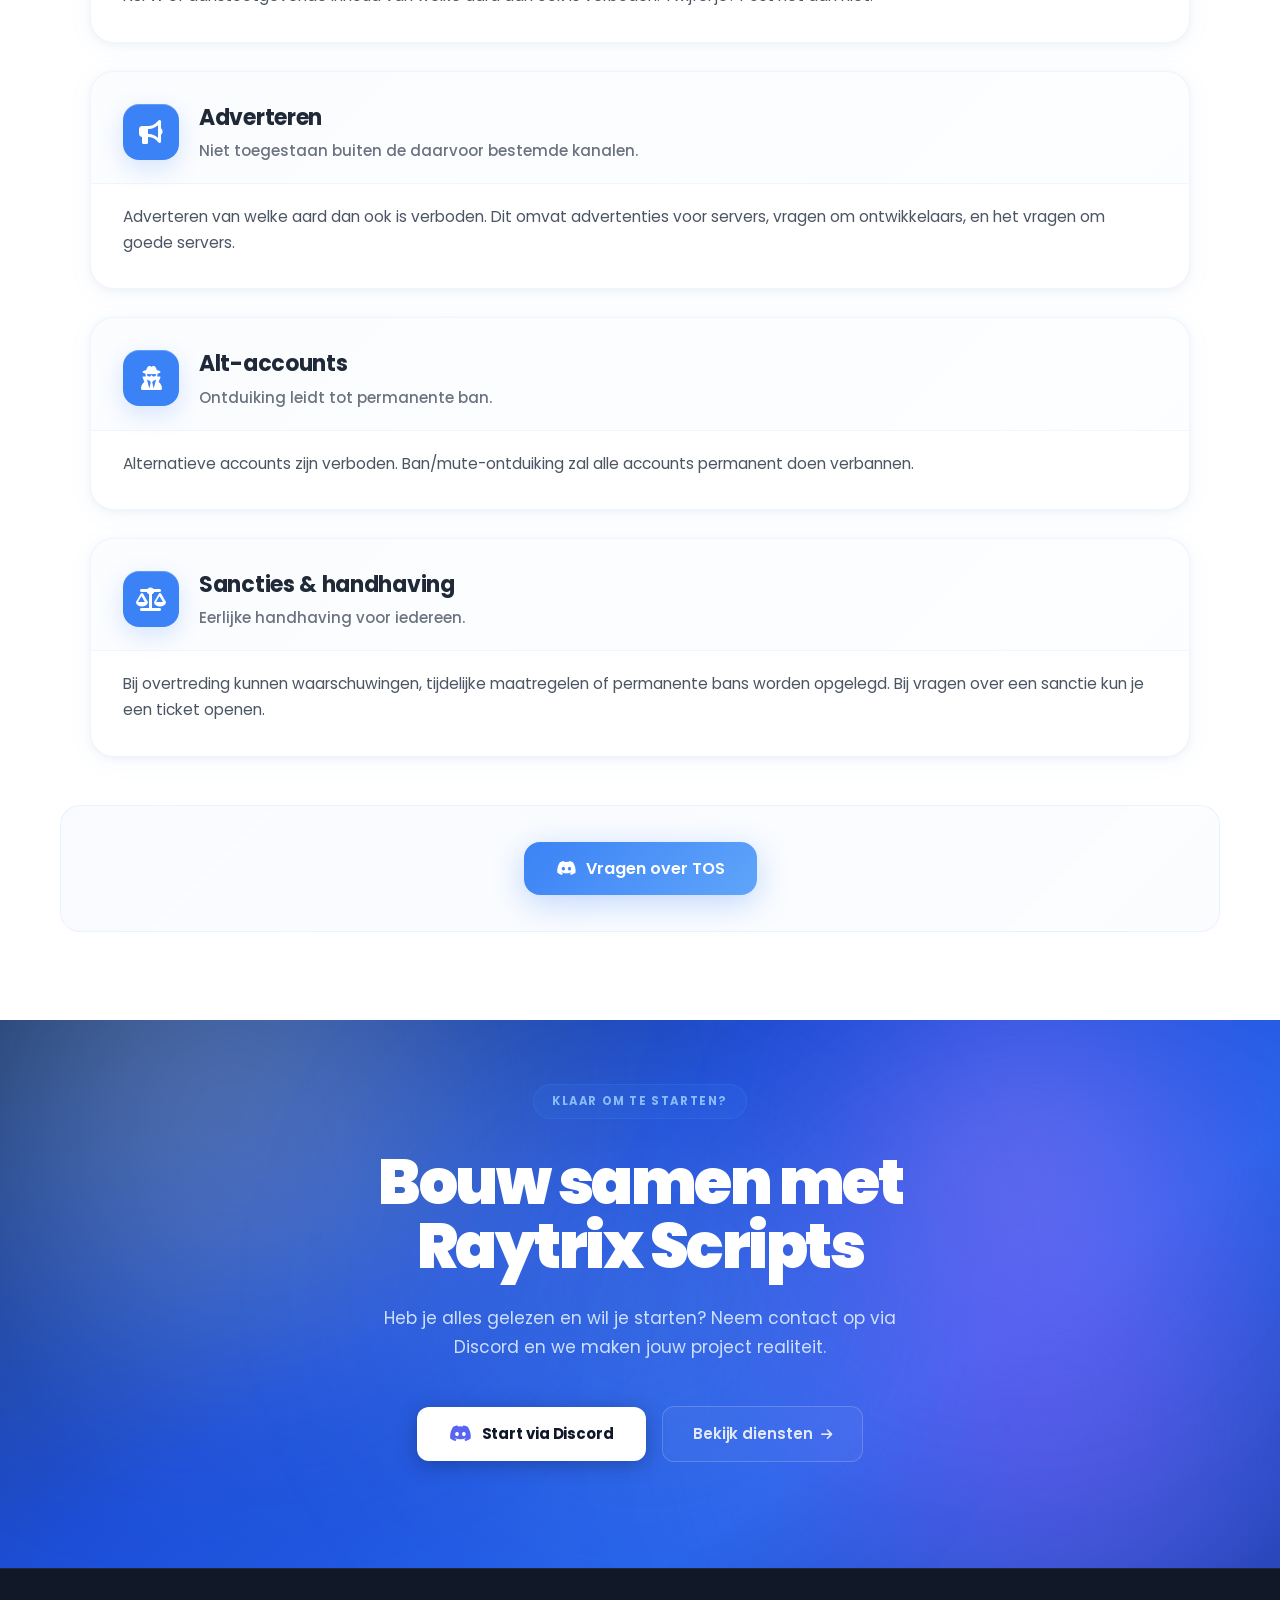
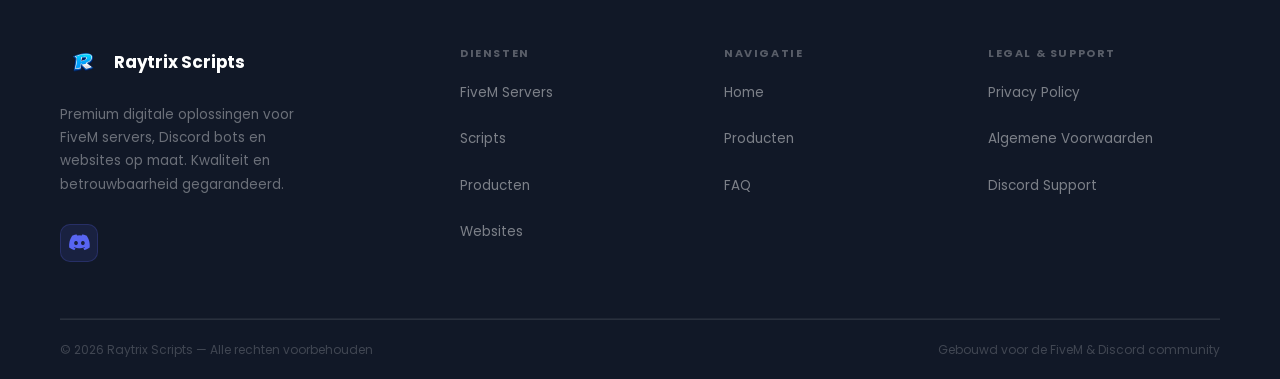
<file: files/terms.html>
﻿<!DOCTYPE html>
<html lang="nl">
<head>
  <meta charset="UTF-8">
  <meta name="viewport" content="width=device-width, initial-scale=1.0">
  <meta name="description" content="Raytrix Scripts Algemene Voorwaarden">
  <link rel="canonical" href="terms.html">
  <meta name="theme-color" content="#3b82f6">
  <meta property="og:type" content="website">
  <meta property="og:site_name" content="Raytrix Scripts">
  <meta property="og:title" content="Algemene Voorwaarden - Raytrix Scripts">
  <meta property="og:description" content="Alle regels en afspraken van Raytrix Scripts. Door te kopen ga je akkoord met deze voorwaarden.">
  <meta property="og:url" content="https://www.raytrix.nl/terms">
  <meta property="og:image" content="https://www.raytrix.nl/assets/images/raytrixpng.png?v=4">
  <meta property="og:image:width" content="300">
  <meta property="og:image:height" content="300">
  <meta name="twitter:card" content="summary">
  <meta name="twitter:title" content="Algemene Voorwaarden - Raytrix Scripts">
  <meta name="twitter:description" content="Alle regels en afspraken van Raytrix Scripts.">
  <meta name="twitter:image" content="https://www.raytrix.nl/assets/images/raytrixpng.png?v=2">
  <title>Algemene Voorwaarden - Raytrix Scripts</title>
  <link rel="icon" type="image/png" href="assets/images/favicon.png">
  <link rel="stylesheet" href="assets/styles/main.css">
  <link rel="stylesheet" href="https://cdnjs.cloudflare.com/ajax/libs/font-awesome/6.4.0/css/all.min.css">
  <link href="https://fonts.googleapis.com/css2?family=Poppins:wght@300;400;500;600;700;800&display=swap" rel="stylesheet">
</head>
<body>
          <nav class="navbar" id="navbar">
        <div class="container">
            <div class="nav-wrapper">
                <a href="home.html" class="logo">
                    <img src="assets/images/raytrixpng.png" alt="Raytrix Scripts Logo">
                </a>
                <div class="nav-menu" id="navMenu">
                    <a href="home.html" class="nav-link">Home</a>
                    <a href="producten.html" class="nav-link">Producten</a>
                    <a href="scripts.html" class="nav-link">Scripts</a>
                    <a href="servers.html" class="nav-link">Servers</a>
                    <a href="websites.html" class="nav-link">Websites</a>
                </div>
                <a href="https://discord.gg/raytrix" class="nav-cta-btn" target="_blank" rel="noopener noreferrer">Start een project</a>
                <div class="hamburger" id="hamburger">
                    <span></span>
                    <span></span>
                    <span></span>
                </div>
            </div>
        </div>
    </nav>

  <!-- Hero -->
      <section class="page-hero">
        <div class="container">
            <div class="page-hero-kicker">
                <i class="fas fa-scale-balanced"></i>
                Juridisch
            </div>
            <h1>Algemene Voorwaarden</h1>
            <p class="page-hero-sub">Alle regels en afspraken van Raytrix Scripts. Door te bestellen ga je akkoord.</p>
        </div>
    </section>

  <!-- TOS content -->
  <section class="websites-band" id="tos">
    <div class="container">
      <div class="info-blocks">
        <section class="info-block">
          <header class="info-head">
            <span class="info-icon"><i class="fas fa-hand-holding-usd"></i></span>
            <div>
              <h3>Doorverhandelen</h3>
              <p>Geen doorverkoop zonder resell-perms.</p>
            </div>
          </header>
          <p class="info-text">Elk product dat je koopt zonder resell-permissies mag niet worden doorverhandeld. Dit houdt in dat traden, doorverkopen of gratis weggeven tegen onze TOS is.</p>
        </section>

        <section class="info-block">
          <header class="info-head">
            <span class="info-icon"><i class="fas fa-rotate"></i></span>
            <div>
              <h3>Refunds</h3>
              <p>Alleen bij aantoonbare fout aan onze kant.</p>
            </div>
          </header>
          <p class="info-text">Refunds zijn niet mogelijk na betaling, tenzij de schuld bij ons ligt en dit met bewijs kan worden aangetoond. Neem contact op via Discord voor beoordeling.</p>
        </section>

        <section class="info-block">
          <header class="info-head">
            <span class="info-icon"><i class="fas fa-ban"></i></span>
            <div>
              <h3>Handel & verboden items</h3>
              <p>Geen handel, cheats, advantages, DDoS of databases.</p>
            </div>
          </header>
          <p class="info-text">Elke vorm van handel is verboden. Dit geldt ook voor diensten en bedelen. Cheats, advantages en DDoS/databases zijn niet toegestaan.</p>
        </section>

        <section class="info-block">
          <header class="info-head">
            <span class="info-icon"><i class="fas fa-bell-slash"></i></span>
            <div>
              <h3>Staff pingen</h3>
              <p>Alleen bij dringende zaken.</p>
            </div>
          </header>
          <p class="info-text">Het pingen van staff is verboden, tenzij er iets echt dringends is. Gebruik de juiste kanalen en open een ticket voor hulp.</p>
        </section>

        <section class="info-block">
          <header class="info-head">
            <span class="info-icon"><i class="fas fa-eye-slash"></i></span>
            <div>
              <h3>NSFW</h3>
              <p>Geen aanstootgevende inhoud.</p>
            </div>
          </header>
          <p class="info-text">NSFW of aanstootgevende inhoud van welke aard dan ook is verboden. Twijfel je? Post het dan niet.</p>
        </section>

        <section class="info-block">
          <header class="info-head">
            <span class="info-icon"><i class="fas fa-bullhorn"></i></span>
            <div>
              <h3>Adverteren</h3>
              <p>Niet toegestaan buiten de daarvoor bestemde kanalen.</p>
            </div>
          </header>
          <p class="info-text">Adverteren van welke aard dan ook is verboden. Dit omvat advertenties voor servers, vragen om ontwikkelaars, en het vragen om goede servers.</p>
        </section>

        <section class="info-block">
          <header class="info-head">
            <span class="info-icon"><i class="fas fa-user-secret"></i></span>
            <div>
              <h3>Alt-accounts</h3>
              <p>Ontduiking leidt tot permanente ban.</p>
            </div>
          </header>
          <p class="info-text">Alternatieve accounts zijn verboden. Ban/mute-ontduiking zal alle accounts permanent doen verbannen.</p>
        </section>

        <section class="info-block">
          <header class="info-head">
            <span class="info-icon"><i class="fas fa-scale-balanced"></i></span>
            <div>
              <h3>Sancties & handhaving</h3>
              <p>Eerlijke handhaving voor iedereen.</p>
            </div>
          </header>
          <p class="info-text">Bij overtreding kunnen waarschuwingen, tijdelijke maatregelen of permanente bans worden opgelegd. Bij vragen over een sanctie kun je een ticket openen.</p>
        </section>
      </div>

      <div class="websites-cta">
        <a href="https://discord.gg/raytrix" class="btn btn-primary" target="_blank" rel="noopener noreferrer"><i class="fab fa-discord"></i> Vragen over TOS</a>
      </div>
    </div>
  </section>
    <!-- ============================================================
         CTA
    ============================================================ -->
    <section class="cta-section">
        <div class="cta-glow cta-glow-1"></div>
        <div class="cta-glow cta-glow-2"></div>
        <div class="cta-glow cta-glow-3"></div>
        <div class="cta-glow cta-glow-4"></div>
        <div class="container">
            <div class="cta-inner">
                <span class="cta-tag">Klaar om te starten?</span>
                <h2 class="cta-title">Bouw samen met<br>Raytrix Scripts</h2>
                <p class="cta-desc">Heb je alles gelezen en wil je starten? Neem contact op via Discord en we maken jouw project realiteit.</p>
                <div class="cta-actions">
                    <a href="https://discord.gg/raytrix" class="cta-btn-primary" target="_blank" rel="noopener noreferrer">
                        <i class="fab fa-discord cta-discord-icon"></i>
                        Start via Discord
                    </a>
                    <a href="home.html" class="cta-btn-ghost">
                        Bekijk diensten <i class="fas fa-arrow-right" style="font-size:13px"></i>
                    </a>
                </div>
            </div>
        </div>
    </section>

    <!-- ============================================================
         FOOTER
    ============================================================ -->
    <footer class="footer-v2">
        <div class="container">
            <div class="footer-main">
                <div class="footer-brand">
                    <a href="home.html" class="footer-logo">
                        <img src="assets/images/raytrixpng.png" alt="Raytrix Scripts Logo">
                        <span>Raytrix Scripts</span>
                    </a>
                    <p>Premium digitale oplossingen voor FiveM servers, Discord bots en websites op maat. Kwaliteit en betrouwbaarheid gegarandeerd.</p>
                    <a href="https://discord.gg/raytrix" class="footer-discord-icon" target="_blank" rel="noopener noreferrer" aria-label="Discord Community">
                        <i class="fab fa-discord"></i>
                    </a>
                </div>
                <div class="footer-links">
                    <div class="footer-col">
                        <h5>Diensten</h5>
                        <ul>
                            <li><a href="servers.html">FiveM Servers</a></li>
                            <li><a href="scripts.html">Scripts</a></li>
                            <li><a href="producten.html">Producten</a></li>
                            <li><a href="websites.html">Websites</a></li>
                        </ul>
                    </div>
                    <div class="footer-col">
                        <h5>Navigatie</h5>
                        <ul>
                            <li><a href="home.html">Home</a></li>
                            <li><a href="producten.html">Producten</a></li>
                            <li><a href="faq.html">FAQ</a></li>
                        </ul>
                    </div>
                    <div class="footer-col">
                        <h5>Legal &amp; Support</h5>
                        <ul>
                            <li><a href="privacy.html">Privacy Policy</a></li>
                            <li><a href="terms.html">Algemene Voorwaarden</a></li>
                            <li><a href="https://discord.gg/raytrix" target="_blank" rel="noopener noreferrer">Discord Support</a></li>
                        </ul>
                    </div>
                </div>
            </div>
            <div class="footer-bottom">
                <span>&copy; 2026 Raytrix Scripts &mdash; Alle rechten voorbehouden</span>
                <span>Gebouwd voor de FiveM &amp; Discord community</span>
            </div>
        </div>
    </footer>


  <button class="scroll-top" id="scrollTop" aria-label="Terug naar boven" title="Terug naar boven">
    <i class="fas fa-arrow-up"></i>
  </button>

  <script src="js/main.js"></script>
</body>
</html>
</file>
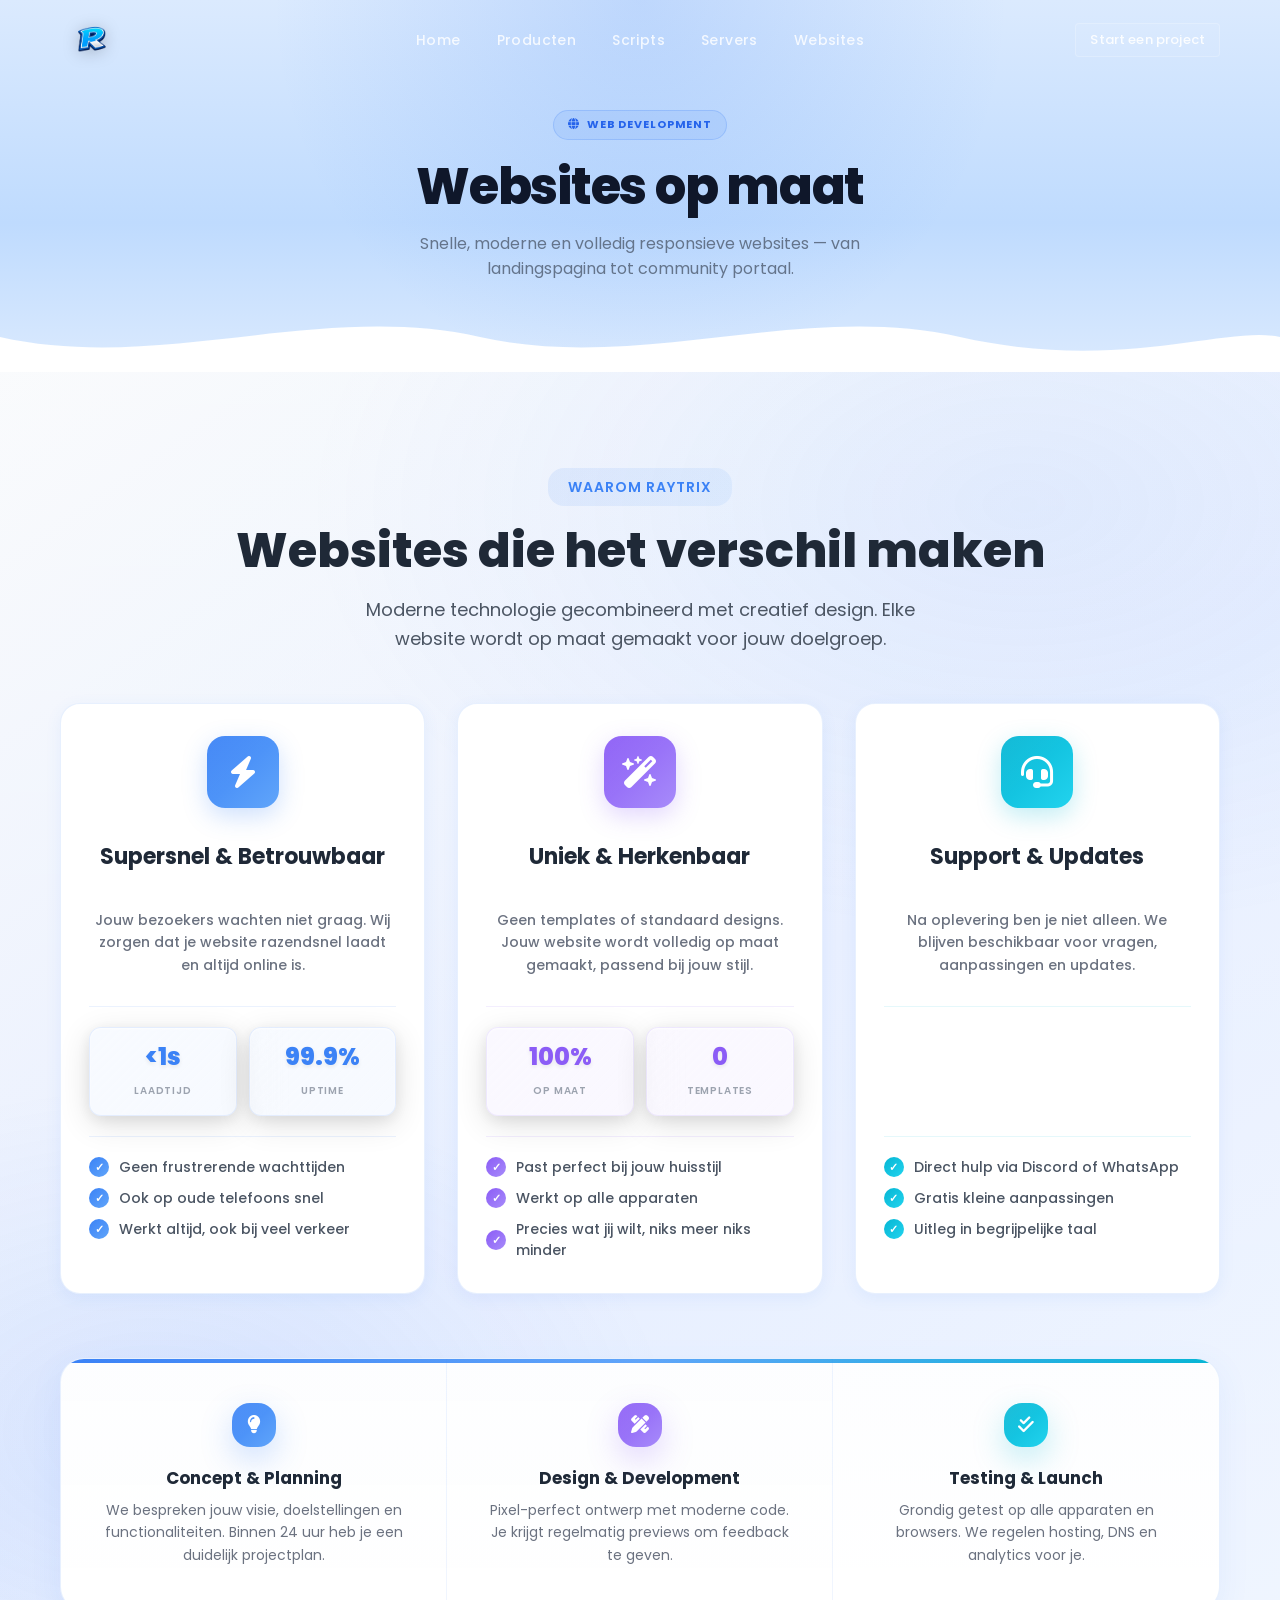
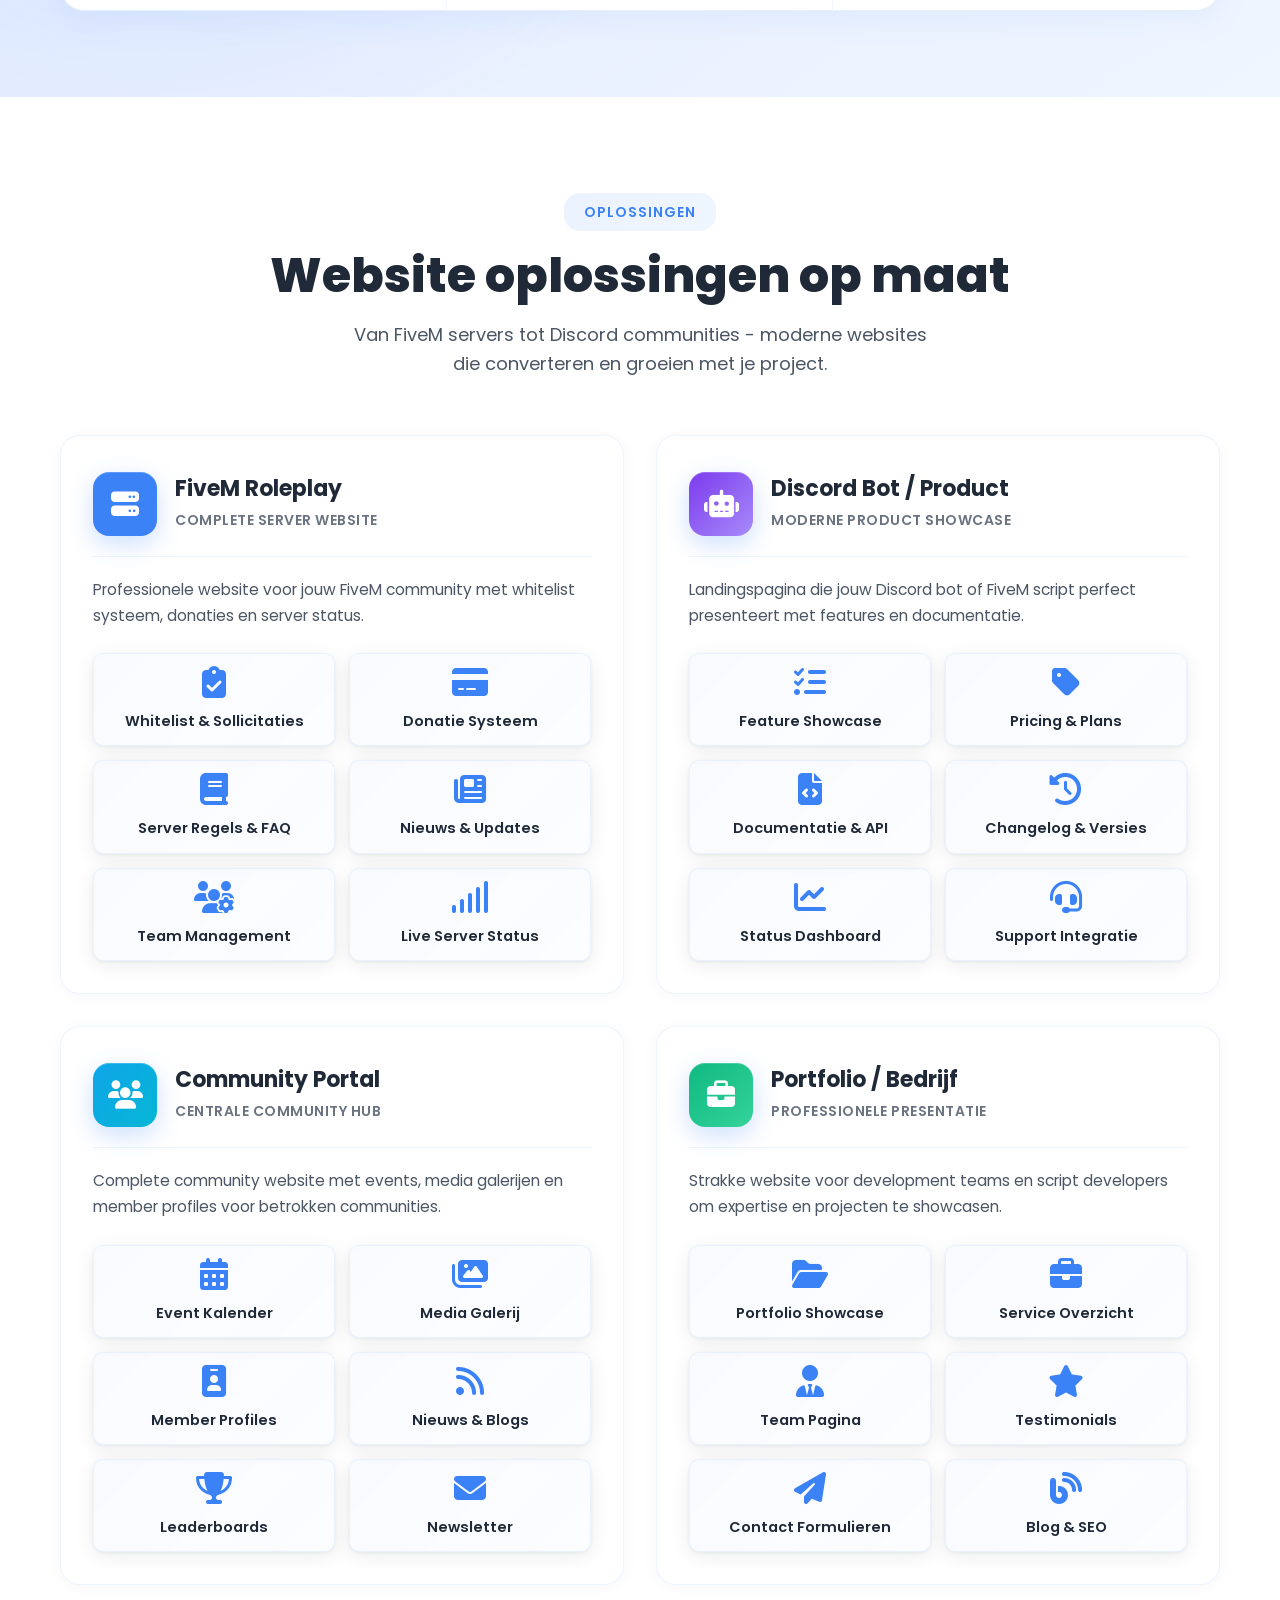
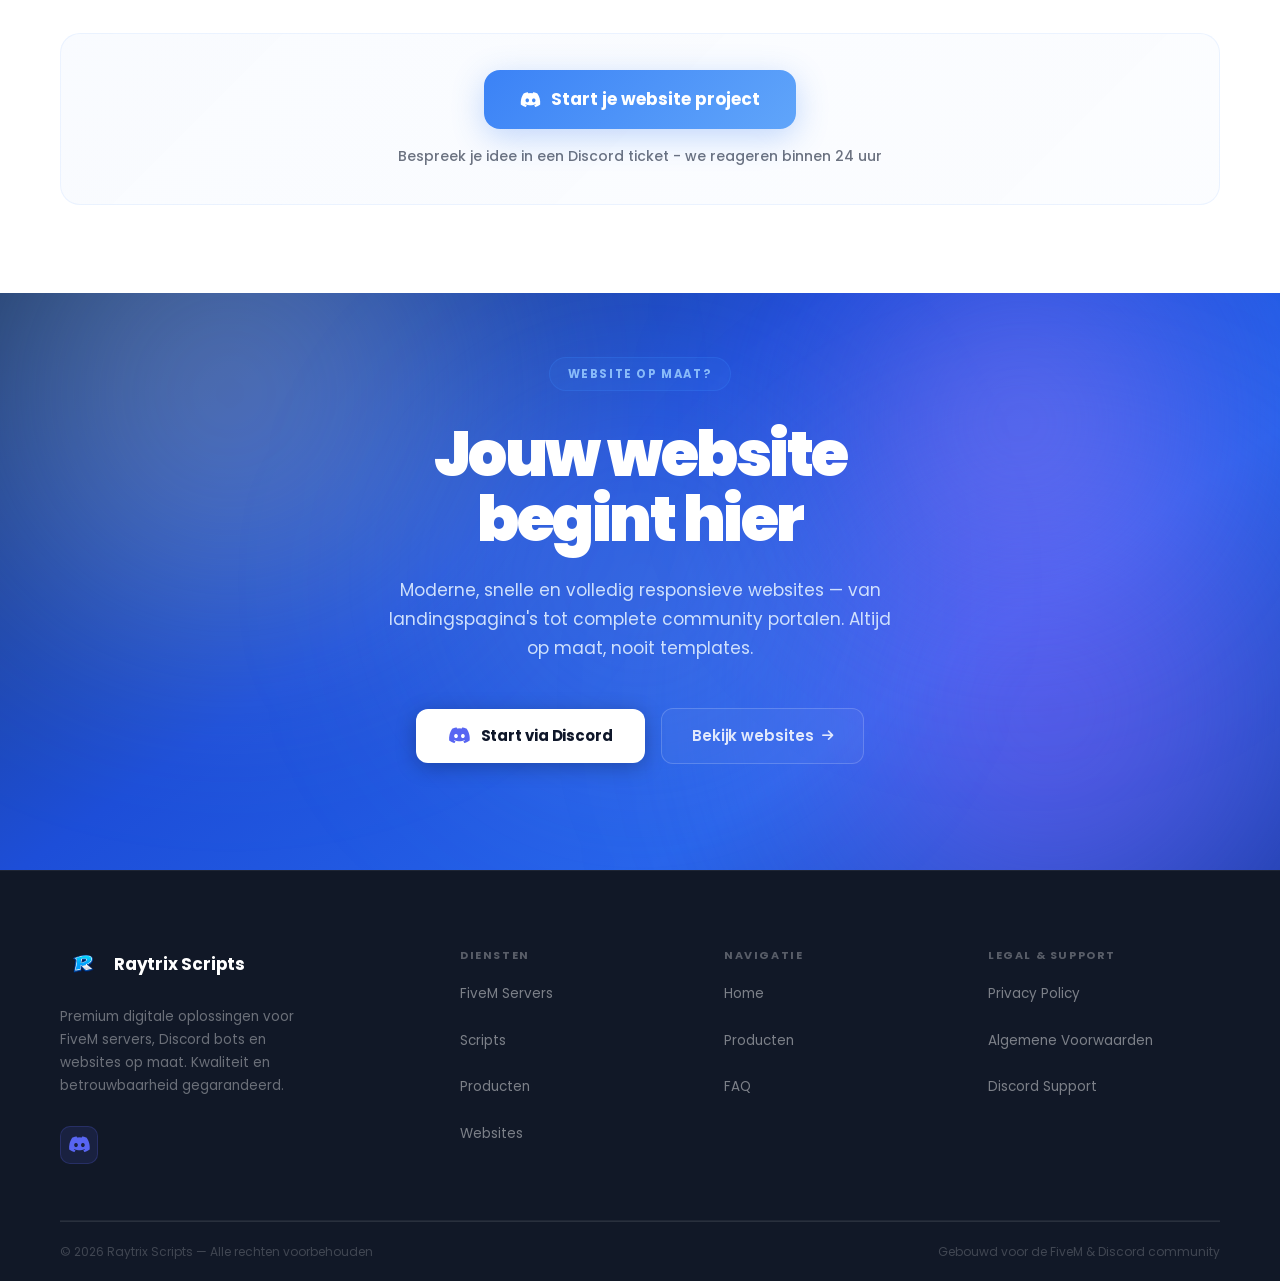
<file: files/websites.html>
﻿<!DOCTYPE html>
<html lang="nl">
<head>
	<meta charset="UTF-8">
	<meta name="viewport" content="width=device-width, initial-scale=1.0">
	<meta name="description" content="Raytrix Scripts Websites">
	<link rel="canonical" href="websites.html">
	<meta name="theme-color" content="#3b82f6">
	<meta property="og:type" content="website">
	<meta property="og:site_name" content="Raytrix Scripts">
	<meta property="og:title" content="Websites - Raytrix Scripts">
	<meta property="og:description" content="Moderne, snelle websites voor Discord servers en roleplay. Pixel-perfect design en SEO-klaar.">
	<meta property="og:url" content="https://www.raytrix.nl/websites">
	<meta property="og:image" content="https://www.raytrix.nl/assets/images/raytrixpng.png?v=2">
	<meta property="og:image:width" content="300">
	<meta property="og:image:height" content="300">
	<meta name="twitter:card" content="summary">
	<meta name="twitter:title" content="Websites - Raytrix Scripts">
	<meta name="twitter:description" content="Moderne, snelle websites voor Discord servers en roleplay.">
	<meta name="twitter:image" content="https://www.raytrix.nl/assets/images/raytrixpng.png?v=2">
	<title>Websites - Raytrix Scripts</title>
	<link rel="icon" type="image/png" href="assets/images/favicon.png">
	<link rel="stylesheet" href="assets/styles/main.css">
	<link rel="stylesheet" href="https://cdnjs.cloudflare.com/ajax/libs/font-awesome/6.4.0/css/all.min.css">
	<link href="https://fonts.googleapis.com/css2?family=Poppins:wght@300;400;500;600;700;800&display=swap" rel="stylesheet">
</head>
<body>
	        <nav class="navbar" id="navbar">
        <div class="container">
            <div class="nav-wrapper">
                <a href="home.html" class="logo">
                    <img src="assets/images/raytrixpng.png" alt="Raytrix Scripts Logo">
                </a>
                <div class="nav-menu" id="navMenu">
                    <a href="home.html" class="nav-link">Home</a>
                    <a href="producten.html" class="nav-link">Producten</a>
                    <a href="scripts.html" class="nav-link">Scripts</a>
                    <a href="servers.html" class="nav-link">Servers</a>
                    <a href="websites.html" class="nav-link active">Websites</a>
                </div>
                <a href="https://discord.gg/raytrix" class="nav-cta-btn" target="_blank" rel="noopener noreferrer">Start een project</a>
                <div class="hamburger" id="hamburger">
                    <span></span>
                    <span></span>
                    <span></span>
                </div>
            </div>
        </div>
    </nav>

	<!-- Hero Section -->
	    <section class="page-hero">
        <div class="container">
            <div class="page-hero-kicker">
                <i class="fas fa-globe"></i>
                Web Development
            </div>
            <h1>Websites op maat</h1>
            <p class="page-hero-sub">Snelle, moderne en volledig responsieve websites — van landingspagina tot community portaal.</p>
        </div>
    </section>

	<!-- Showcase Section -->
	<section class="websites-section" id="showcase">
		<div class="container">
			<div class="products-header">
				<span class="section-label">Waarom Raytrix</span>
				<h2 class="section-title">Websites die het verschil maken</h2>
				<p class="section-description">Moderne technologie gecombineerd met creatief design. Elke website wordt op maat gemaakt voor jouw doelgroep.</p>
			</div>

			<div class="approach-grid">
				<article class="benefit-card" data-theme="blue">
					<div class="benefit-icon">
						<i class="fas fa-bolt"></i>
					</div>
					<h3>Supersnel & Betrouwbaar</h3>
					<p class="benefit-intro">Jouw bezoekers wachten niet graag. Wij zorgen dat je website razendsnel laadt en altijd online is.</p>
					<div class="benefit-stats">
						<div class="stat-item">
							<span class="stat-number">&lt;1s</span>
							<span class="stat-label">Laadtijd</span>
						</div>
						<div class="stat-item">
							<span class="stat-number">99.9%</span>
							<span class="stat-label">Uptime</span>
						</div>
					</div>
					<ul class="benefit-list">
						<li>Geen frustrerende wachttijden</li>
						<li>Ook op oude telefoons snel</li>
						<li>Werkt altijd, ook bij veel verkeer</li>
					</ul>
				</article>

				<article class="benefit-card" data-theme="purple">
					<div class="benefit-icon">
					<i class="fas fa-wand-magic-sparkles"></i>
					</div>
					<h3>Uniek & Herkenbaar</h3>
					<p class="benefit-intro">Geen templates of standaard designs. Jouw website wordt volledig op maat gemaakt, passend bij jouw stijl.</p>
					<div class="benefit-stats">
						<div class="stat-item">
							<span class="stat-number">100%</span>
							<span class="stat-label">Op maat</span>
						</div>
						<div class="stat-item">
							<span class="stat-number">0</span>
							<span class="stat-label">Templates</span>
						</div>
					</div>
					<ul class="benefit-list">
						<li>Past perfect bij jouw huisstijl</li>
						<li>Werkt op alle apparaten</li>
						<li>Precies wat jij wilt, niks meer niks minder</li>
					</ul>
				</article>

				<article class="benefit-card" data-theme="teal">
					<div class="benefit-icon">
						<i class="fas fa-headset"></i>
					</div>
					<h3>Support & Updates</h3>
					<p class="benefit-intro">Na oplevering ben je niet alleen. We blijven beschikbaar voor vragen, aanpassingen en updates.</p>
					<div class="benefit-stats">
						<div class="stat-item">
							<span class="stat-number">24/7</span>
							<span class="stat-label">Bereikbaar</span>
						</div>
						<div class="stat-item">
							<span class="stat-number">&lt;2u</span>
							<span class="stat-label">Reactie</span>
						</div>
					</div>
					<ul class="benefit-list">
						<li>Direct hulp via Discord of WhatsApp</li>
						<li>Gratis kleine aanpassingen</li>
						<li>Uitleg in begrijpelijke taal</li>
					</ul>
				</article>
			</div>

			<div class="approach-ribbon">
				<div class="ribbon-step">
					<span class="ribbon-dot"><i class="fas fa-lightbulb"></i></span>
					<div>
						<h4>Concept & Planning</h4>
						<p>We bespreken jouw visie, doelstellingen en functionaliteiten. Binnen 24 uur heb je een duidelijk projectplan.</p>
					</div>
				</div>
				<div class="ribbon-step">
					<span class="ribbon-dot"><i class="fas fa-pencil-ruler"></i></span>
					<div>
						<h4>Design & Development</h4>
						<p>Pixel-perfect ontwerp met moderne code. Je krijgt regelmatig previews om feedback te geven.</p>
					</div>
				</div>
				<div class="ribbon-step">
					<span class="ribbon-dot"><i class="fas fa-check-double"></i></span>
					<div>
						<h4>Testing & Launch</h4>
						<p>Grondig getest op alle apparaten en browsers. We regelen hosting, DNS en analytics voor je.</p>
					</div>
				</div>
			</div>
		</div>
	</section>

	<!-- Website Types -->
	<section class="websites-band" id="websites">
		<div class="container">
			<div class="products-header">
				<span class="section-label">Oplossingen</span>
				<h2 class="section-title">Website oplossingen op maat</h2>
				<p class="section-description">Van FiveM servers tot Discord communities - moderne websites die converteren en groeien met je project.</p>
			</div>

			<!-- Website Types Grid -->
			<div class="website-types-grid">
				<!-- FiveM Roleplay -->
				<article class="website-type-card" data-type="roleplay">
					<div class="type-card-header">
						<div class="type-icon">
							<i class="fas fa-server"></i>
						</div>
						<div class="type-header-content">
							<h3>FiveM Roleplay</h3>
							<p class="type-subtitle">Complete server website</p>
						</div>
					</div>
					<p class="type-description">Professionele website voor jouw FiveM community met whitelist systeem, donaties en server status.</p>
					<div class="type-features">
						<div class="feature-item">
							<i class="fas fa-clipboard-check"></i>
							<span>Whitelist & Sollicitaties</span>
						</div>
						<div class="feature-item">
							<i class="fas fa-credit-card"></i>
							<span>Donatie Systeem</span>
						</div>
						<div class="feature-item">
							<i class="fas fa-book"></i>
							<span>Server Regels & FAQ</span>
						</div>
						<div class="feature-item">
							<i class="fas fa-newspaper"></i>
							<span>Nieuws & Updates</span>
						</div>
						<div class="feature-item">
							<i class="fas fa-users-gear"></i>
							<span>Team Management</span>
						</div>
						<div class="feature-item">
							<i class="fas fa-signal"></i>
							<span>Live Server Status</span>
						</div>
					</div>
				</article>

				<!-- Discord Bot / Product -->
				<article class="website-type-card" data-type="product">
					<div class="type-card-header">
						<div class="type-icon">
							<i class="fas fa-robot"></i>
						</div>
						<div class="type-header-content">
							<h3>Discord Bot / Product</h3>
							<p class="type-subtitle">Moderne product showcase</p>
						</div>
					</div>
					<p class="type-description">Landingspagina die jouw Discord bot of FiveM script perfect presenteert met features en documentatie.</p>
					<div class="type-features">
						<div class="feature-item">
							<i class="fas fa-list-check"></i>
							<span>Feature Showcase</span>
						</div>
						<div class="feature-item">
							<i class="fas fa-tag"></i>
							<span>Pricing & Plans</span>
						</div>
						<div class="feature-item">
							<i class="fas fa-file-code"></i>
							<span>Documentatie & API</span>
						</div>
						<div class="feature-item">
							<i class="fas fa-clock-rotate-left"></i>
							<span>Changelog & Versies</span>
						</div>
						<div class="feature-item">
							<i class="fas fa-chart-line"></i>
							<span>Status Dashboard</span>
						</div>
						<div class="feature-item">
							<i class="fas fa-headset"></i>
							<span>Support Integratie</span>
						</div>
					</div>
				</article>

				<!-- Community Portal -->
				<article class="website-type-card" data-type="community">
					<div class="type-card-header">
						<div class="type-icon">
							<i class="fas fa-users"></i>
						</div>
						<div class="type-header-content">
							<h3>Community Portal</h3>
							<p class="type-subtitle">Centrale community hub</p>
						</div>
					</div>
					<p class="type-description">Complete community website met events, media galerijen en member profiles voor betrokken communities.</p>
					<div class="type-features">
						<div class="feature-item">
							<i class="fas fa-calendar-days"></i>
							<span>Event Kalender</span>
						</div>
						<div class="feature-item">
							<i class="fas fa-images"></i>
							<span>Media Galerij</span>
						</div>
						<div class="feature-item">
							<i class="fas fa-id-badge"></i>
							<span>Member Profiles</span>
						</div>
						<div class="feature-item">
							<i class="fas fa-rss"></i>
							<span>Nieuws & Blogs</span>
						</div>
						<div class="feature-item">
							<i class="fas fa-trophy"></i>
							<span>Leaderboards</span>
						</div>
						<div class="feature-item">
							<i class="fas fa-envelope"></i>
							<span>Newsletter</span>
						</div>
					</div>
				</article>

				<!-- Portfolio / Business -->
				<article class="website-type-card" data-type="business">
					<div class="type-card-header">
						<div class="type-icon">
							<i class="fas fa-briefcase"></i>
						</div>
						<div class="type-header-content">
							<h3>Portfolio / Bedrijf</h3>
							<p class="type-subtitle">Professionele presentatie</p>
						</div>
					</div>
					<p class="type-description">Strakke website voor development teams en script developers om expertise en projecten te showcasen.</p>
					<div class="type-features">
						<div class="feature-item">
							<i class="fas fa-folder-open"></i>
							<span>Portfolio Showcase</span>
						</div>
						<div class="feature-item">
							<i class="fas fa-briefcase"></i>
							<span>Service Overzicht</span>
						</div>
						<div class="feature-item">
							<i class="fas fa-user-tie"></i>
							<span>Team Pagina</span>
						</div>
						<div class="feature-item">
							<i class="fas fa-star"></i>
							<span>Testimonials</span>
						</div>
						<div class="feature-item">
							<i class="fas fa-paper-plane"></i>
							<span>Contact Formulieren</span>
						</div>
						<div class="feature-item">
							<i class="fas fa-blog"></i>
							<span>Blog & SEO</span>
						</div>
					</div>
				</article>
			</div>

			<div class="websites-cta">
				<a href="https://discord.gg/raytrix" class="btn btn-primary btn-lg" target="_blank" rel="noopener noreferrer">
					<i class="fab fa-discord"></i> Start je website project
				</a>
				<p class="cta-subtext">Bespreek je idee in een Discord ticket - we reageren binnen 24 uur</p>
			</div>
		</div>
	</section>
    <!-- ============================================================
         CTA
    ============================================================ -->
    <section class="cta-section">
        <div class="cta-glow cta-glow-1"></div>
        <div class="cta-glow cta-glow-2"></div>
        <div class="cta-glow cta-glow-3"></div>
        <div class="cta-glow cta-glow-4"></div>
        <div class="container">
            <div class="cta-inner">
                <span class="cta-tag">Website op maat?</span>
                <h2 class="cta-title">Jouw website<br>begint hier</h2>
                <p class="cta-desc">Moderne, snelle en volledig responsieve websites — van landingspagina's tot complete community portalen. Altijd op maat, nooit templates.</p>
                <div class="cta-actions">
                    <a href="https://discord.gg/raytrix" class="cta-btn-primary" target="_blank" rel="noopener noreferrer">
                        <i class="fab fa-discord cta-discord-icon"></i>
                        Start via Discord
                    </a>
                    <a href="websites.html" class="cta-btn-ghost">
                        Bekijk websites <i class="fas fa-arrow-right" style="font-size:13px"></i>
                    </a>
                </div>
            </div>
        </div>
    </section>

    <!-- ============================================================
         FOOTER
    ============================================================ -->
    <footer class="footer-v2">
        <div class="container">
            <div class="footer-main">
                <div class="footer-brand">
                    <a href="home.html" class="footer-logo">
                        <img src="assets/images/raytrixpng.png" alt="Raytrix Scripts Logo">
                        <span>Raytrix Scripts</span>
                    </a>
                    <p>Premium digitale oplossingen voor FiveM servers, Discord bots en websites op maat. Kwaliteit en betrouwbaarheid gegarandeerd.</p>
                    <a href="https://discord.gg/raytrix" class="footer-discord-icon" target="_blank" rel="noopener noreferrer" aria-label="Discord Community">
                        <i class="fab fa-discord"></i>
                    </a>
                </div>
                <div class="footer-links">
                    <div class="footer-col">
                        <h5>Diensten</h5>
                        <ul>
                            <li><a href="servers.html">FiveM Servers</a></li>
                            <li><a href="scripts.html">Scripts</a></li>
                            <li><a href="producten.html">Producten</a></li>
                            <li><a href="websites.html">Websites</a></li>
                        </ul>
                    </div>
                    <div class="footer-col">
                        <h5>Navigatie</h5>
                        <ul>
                            <li><a href="home.html">Home</a></li>
                            <li><a href="producten.html">Producten</a></li>
                            <li><a href="faq.html">FAQ</a></li>
                        </ul>
                    </div>
                    <div class="footer-col">
                        <h5>Legal &amp; Support</h5>
                        <ul>
                            <li><a href="privacy.html">Privacy Policy</a></li>
                            <li><a href="terms.html">Algemene Voorwaarden</a></li>
                            <li><a href="https://discord.gg/raytrix" target="_blank" rel="noopener noreferrer">Discord Support</a></li>
                        </ul>
                    </div>
                </div>
            </div>
            <div class="footer-bottom">
                <span>&copy; 2026 Raytrix Scripts &mdash; Alle rechten voorbehouden</span>
                <span>Gebouwd voor de FiveM &amp; Discord community</span>
            </div>
        </div>
    </footer>


	<button class="scroll-top" id="scrollTop" aria-label="Terug naar boven" title="Terug naar boven">
		<i class="fas fa-arrow-up"></i>
	</button>

	<script src="js/main.js"></script>
</body>
</html>
</file>
<file: files/assets/styles/main.css>
/* ============================================
   PRODUCT HERO ALTERNATE (Split Layout)
   ============================================ */
.product-hero-alt {
    position: relative;
    padding: 90px 0 70px;
    min-height: 58vh;
    display: flex;
    align-items: center;
    color: #ffffff;
    overflow: hidden;
}

.product-hero-alt .hero-bg-layer {
    position: absolute;
    inset: 0;
    background:
        radial-gradient(1100px 600px at 85% 35%, rgba(59,130,246,0.15) 0%, rgba(59,130,246,0) 60%),
        radial-gradient(900px 520px at 15% 70%, rgba(96,165,250,0.14) 0%, rgba(96,165,250,0) 65%),
        linear-gradient(135deg, #93c5fd 0%, #3b82f6 55%, #60a5fa 100%);
    background-blend-mode: screen, screen, normal;
    filter: saturate(1.05);
    z-index: 0;
}

.product-hero-alt::after {
    content: '';
    position: absolute;
    inset: 0;
    background: linear-gradient(to bottom, rgba(0,0,0,0.25), rgba(0,0,0,0.4));
    mix-blend-mode: multiply;
    pointer-events: none;
}

.product-hero-alt .container { position: relative; z-index: 2; }

.hero-flex { display: flex; flex-wrap: wrap; gap: 46px; align-items: stretch; justify-content: space-between; }

.hero-panel {
    background: linear-gradient(135deg, rgba(255,255,255,0.14) 0%, rgba(255,255,255,0.06) 100%);
    -webkit-backdrop-filter: blur(18px);
            backdrop-filter: blur(18px);
    border: 1px solid rgba(255,255,255,0.25);
    border-radius: 28px;
    position: relative;
    box-shadow: 0 18px 54px rgba(0,0,0,0.25);
    overflow: hidden;
    flex: 1 1 460px;
    display: flex;
}

.hero-panel::before {
    content: '';
    position: absolute;
    inset: 0;
    background: linear-gradient(160deg, rgba(255,255,255,0.35), rgba(255,255,255,0));
    opacity: .18;
    pointer-events: none;
}

.hero-panel-inner { padding: 42px 44px 40px; display: flex; flex-direction: column; gap: 20px; }

.hero-chip {
    display: inline-flex; align-items: center; gap:8px;
    padding: 8px 18px;
    font-size: 12px; font-weight:700; letter-spacing:1px; text-transform:uppercase;
    background: rgba(255,255,255,0.18);
    border:1px solid rgba(255,255,255,0.38);
    border-radius: 999px;
}

.product-hero-alt h1 { font-size: 52px; font-weight: 800; line-height:1.05; margin: 4px 0 8px; }
.product-hero-alt .hero-lead { font-size:17px; line-height:1.55; max-width: 640px; color: rgba(255,255,255,0.92); }

.hero-points { display: flex; flex-wrap: wrap; gap: 14px 24px; margin: 4px 0 6px; }
.hero-points li { display: inline-flex; align-items: center; gap:8px; font-size:13px; font-weight:600; letter-spacing:.3px; }
.hero-points i { font-size:14px; color:#ffffff; }

.hero-actions { display: flex; flex-wrap: wrap; gap: 16px; margin-top: 6px; }

/* Showcase Panel */
.showcase-panel { flex: 0 1 380px; padding: 34px 36px 32px; flex-direction: column; justify-content: space-between; }
.showcase-grid { display: grid; grid-template-columns: repeat(2, minmax(140px,1fr)); gap: 18px; }
.showcase-item { position: relative; background: rgba(255,255,255,0.12); border:1px solid rgba(255,255,255,0.28); border-radius: 18px; padding: 18px 16px 16px; display:flex; flex-direction:column; gap:10px; overflow:hidden; transition: var(--transition-normal); }
.showcase-item::after { content:''; position:absolute; inset:0; background: linear-gradient(135deg, rgba(255,255,255,0.35), rgba(255,255,255,0)); opacity:0; transition: var(--transition-normal); }
.showcase-item:hover { transform: translateY(-6px); box-shadow: 0 12px 36px rgba(0,0,0,0.28); }
.showcase-item:hover::after { opacity:.35; }
.showcase-item span { font-size:13px; font-weight:600; letter-spacing:.4px; color:#ffffff; }
.sc-icon { width:46px; height:46px; display:flex; align-items:center; justify-content:center; border-radius:14px; background: linear-gradient(135deg, #3b82f6,#60a5fa); color:#ffffff; font-size:20px; box-shadow:0 6px 18px rgba(59,130,246,0.35); }

.hero-mini-metrics { display:flex; gap: 26px; margin-top: 34px; flex-wrap:wrap; }
.metric { display:flex; flex-direction:column; gap:4px; }
.met-value { font-size:34px; font-weight:800; line-height:1; }
.met-label { font-size:12px; font-weight:600; letter-spacing:1px; text-transform:uppercase; color: rgba(255,255,255,0.85); }

@media (max-width: 1100px){ .hero-flex { gap:38px; } .product-hero-alt h1{ font-size:48px; } }
@media (max-width: 968px){ .hero-flex { flex-direction:column; } .showcase-panel { flex:1 1 auto; } .hero-panel { flex:1 1 auto; } .hero-mini-metrics { justify-content:center; } .product-hero-alt h1{ font-size:46px; text-align:center; } .product-hero-alt .hero-lead, .hero-points{ text-align:center; justify-content:center; } .hero-actions{ justify-content:center; } .hero-chip{ margin-left:auto; margin-right:auto; } }
@media (max-width: 600px){ .product-hero-alt{ padding:70px 0 60px; min-height:62vh; } .product-hero-alt h1{ font-size:38px; } .hero-panel-inner{ padding:34px 32px 32px; } .showcase-grid{ gap:14px; } .sc-icon{ width:42px; height:42px; font-size:18px; } .met-value{ font-size:30px; } }

/* ============================================
   PAGE HERO — Compact Inner Page Header
   ============================================ */
.page-hero {
    position: relative;
    padding: 110px 0 90px;
    text-align: center;
    overflow: hidden;
    background: linear-gradient(180deg, #dbeafe 0%, #bfdbfe 60%, #dbeafe 100%);
}

/* Soft decorative circles */
.page-hero::before {
    content: '';
    position: absolute;
    top: -180px;
    left: 50%;
    transform: translateX(-50%);
    width: 800px;
    height: 600px;
    background: radial-gradient(ellipse at 50% 30%, rgba(59,130,246,0.18) 0%, transparent 65%);
    pointer-events: none;
}

/* SVG wave — professional bottom transition */
.page-hero::after {
    content: '';
    position: absolute;
    bottom: -1px;
    left: 0;
    right: 0;
    height: 72px;
    background-image: url("data:image/svg+xml,%3Csvg xmlns='http://www.w3.org/2000/svg' viewBox='0 0 1440 72' preserveAspectRatio='none'%3E%3Cpath fill='%23ffffff' d='M0,36 C180,72 360,0 540,36 C720,72 900,0 1080,36 C1260,72 1380,24 1440,36 L1440,72 L0,72 Z'/%3E%3C/svg%3E");
    background-size: 100% 100%;
    background-repeat: no-repeat;
    pointer-events: none;
    z-index: 2;
}

.page-hero .container {
    position: relative;
    z-index: 1;
}

.page-hero-kicker {
    display: inline-flex;
    align-items: center;
    gap: 7px;
    padding: 5px 14px;
    border-radius: 999px;
    background: rgba(59,130,246,0.1);
    border: 1px solid rgba(59,130,246,0.22);
    color: #2563eb;
    font-size: 11px;
    font-weight: 700;
    letter-spacing: 0.08em;
    text-transform: uppercase;
    margin-bottom: 20px;
}

.page-hero-kicker i {
    font-size: 11px;
}

.page-hero h1 {
    font-size: clamp(30px, 5vw, 50px);
    font-weight: 800;
    color: #0f172a;
    line-height: 1.1;
    letter-spacing: -0.025em;
    margin: 0 auto 16px;
    max-width: 680px;
}

.page-hero-sub {
    font-size: 16px;
    color: #64748b;
    max-width: 520px;
    margin: 0 auto;
    line-height: 1.6;
    font-weight: 400;
}

/* Detail pages: back button */
.page-hero .page-hero-back {
    display: inline-flex;
    align-items: center;
    gap: 7px;
    padding: 7px 15px;
    border-radius: 9px;
    background: rgba(255,255,255,0.75);
    border: 1px solid rgba(59,130,246,0.2);
    color: #2563eb;
    text-decoration: none;
    font-size: 13px;
    font-weight: 600;
    transition: all 0.2s;
    margin-bottom: 28px;
    backdrop-filter: blur(4px);
}

.page-hero .page-hero-back:hover {
    background: #ffffff;
    border-color: rgba(59,130,246,0.4);
    transform: translateX(-3px);
}

.page-hero-badges {
    display: flex;
    justify-content: center;
    flex-wrap: wrap;
    gap: 9px;
    margin-top: 24px;
}

.page-hero-badge {
    display: inline-flex;
    align-items: center;
    gap: 6px;
    padding: 5px 13px;
    border-radius: 8px;
    background: rgba(255,255,255,0.8);
    border: 1px solid rgba(59,130,246,0.18);
    color: #334155;
    font-size: 12px;
    font-weight: 600;
    backdrop-filter: blur(4px);
}

.page-hero-badge i {
    color: #2563eb;
    font-size: 11px;
}

@media (max-width: 600px) {
    .page-hero { padding: 80px 0 60px; }
    .page-hero h1 { font-size: 28px; }
    .page-hero::after { height: 40px; }
}

/* ============================================
   Raytrix Scripts - MAIN STYLESHEET
   Professional Green & White Theme
   ============================================ */

/* ============================================
   VARIABLES & RESET
   ============================================ */
:root {
    /* Colors */
    --primary-color: #3b82f6;
    --primary-dark: #60a5fa;
    --primary-light: #93c5fd;
    --primary-glow: rgba(59, 130, 246, 0.3);
    
    --secondary-color: #1f2937;
    --secondary-light: #374151;
    
    --white: #ffffff;
    --off-white: #f9fafb;
    --light-gray: #f3f4f6;
    --gray: #9ca3af;
    --dark-gray: #4b5563;
    
    --success: #3b82f6;
    --warning: #f59e0b;
    --error: #ef4444;
    
    /* Gradients */
    --gradient-primary: linear-gradient(135deg, #3b82f6 0%, #60a5fa 100%);
    --gradient-overlay: linear-gradient(135deg, rgba(59, 130, 246, 0.9) 0%, rgba(96, 165, 250, 0.95) 100%);
    --gradient-light: linear-gradient(to bottom, rgba(255, 255, 255, 0.05), rgba(255, 255, 255, 0));
    
    /* Typography */
    --font-primary: 'Poppins', sans-serif;
    --font-size-base: 16px;
    
    /* Spacing */
    --container-width: 1200px;
    --section-padding: 100px 0;
    --section-padding-mobile: 60px 0;
    
    /* Shadows */
    --shadow-sm: 0 2px 8px rgba(0, 0, 0, 0.05);
    --shadow-md: 0 4px 16px rgba(0, 0, 0, 0.1);
    --shadow-lg: 0 8px 32px rgba(0, 0, 0, 0.15);
    --shadow-xl: 0 16px 48px rgba(0, 0, 0, 0.2);
    --shadow-blue: 0 8px 32px rgba(59, 130, 246, 0.3);
    
    /* Border Radius */
    --radius-sm: 8px;
    --radius-md: 12px;
    --radius-lg: 16px;
    --radius-xl: 24px;
    
    /* Transitions */
    --transition-fast: 0.2s ease;
    --transition-normal: 0.3s ease;
    --transition-slow: 0.5s ease;
}

* {
    margin: 0;
    padding: 0;
    box-sizing: border-box;
}

html {
    scroll-behavior: smooth;
    overflow-x: hidden;
}

body {
    font-family: var(--font-primary);
    font-size: var(--font-size-base);
    line-height: 1.6;
    color: var(--secondary-color);
    background-color: var(--white);
    overflow-x: hidden;
}

/* Background Pattern */
body::before {
    content: '';
    position: fixed;
    top: 0;
    left: 0;
    width: 100%;
    height: 100%;
    background-image: 
        radial-gradient(circle at 20% 20%, rgba(59, 130, 246, 0.03) 0%, transparent 50%),
        radial-gradient(circle at 80% 80%, rgba(59, 130, 246, 0.03) 0%, transparent 50%),
        radial-gradient(circle at 40% 60%, rgba(59, 130, 246, 0.02) 0%, transparent 50%);
    pointer-events: none;
    z-index: -1;
}

img {
    max-width: 100%;
    height: auto;
    display: block;
}

a {
    text-decoration: none;
    color: inherit;
    transition: var(--transition-normal);
}

ul {
    list-style: none;
}

/* ============================================
   CONTAINER
   ============================================ */
.container {
    max-width: var(--container-width);
    margin: 0 auto;
    padding: 0 20px;
}

/* ============================================
   NAVIGATION
   ============================================ */
.navbar {
    position: fixed;
    top: 0;
    left: 0;
    width: 100%;
    padding: 20px 0;
    background-color: transparent;
    z-index: 1000;
    transition: var(--transition-normal);
}

.navbar.scrolled {
    background-color: rgba(255, 255, 255, 0.98);
    -webkit-backdrop-filter: blur(10px);
    backdrop-filter: blur(10px);
    box-shadow: var(--shadow-sm);
    padding: 15px 0;
}

.nav-wrapper {
    display: flex;
    justify-content: space-between;
    align-items: center;
    position: relative;
}

.logo {
    display: flex;
    align-items: center;
    gap: 0;
    transition: all 0.3s ease;
    cursor: pointer;
    position: relative;
}

.logo:hover {
    transform: translateY(-2px);
}

.logo:hover img {
    transform: rotate(-5deg) scale(1.08);
    filter: drop-shadow(0 4px 12px rgba(59,130,246,0.45));
}

.navbar:not(.scrolled) .logo:hover {
    color: #ffffff;
    text-shadow: 0 0 12px rgba(255,255,255,0.6);
}

.navbar.scrolled .logo {
    color: var(--secondary-color);
}

.navbar.scrolled .logo:hover {
    color: var(--primary-color);
}

.logo img {
    height: 40px;
    width: auto;
    filter: drop-shadow(0 2px 8px rgba(0, 0, 0, 0.2));
    transition: all 0.3s ease;
}

.navbar.scrolled .logo img {
    filter: drop-shadow(0 2px 4px rgba(0, 0, 0, 0.1));
}

.nav-menu {
    display: flex;
    align-items: center;
    gap: 36px;
    position: absolute;
    left: 50%;
    transform: translateX(-50%);
}

.nav-link {
    color: rgba(255, 255, 255, 0.82);
    font-size: 14px;
    font-weight: 500;
    letter-spacing: 0.4px;
    position: relative;
    padding: 6px 0;
    transition: color 0.2s ease;
    white-space: nowrap;
}

.navbar.scrolled .nav-link {
    color: #334155;
}

/* Underline: white on dark hero, blue on white scrolled navbar */
.nav-link::after {
    content: '';
    position: absolute;
    bottom: 0;
    left: 0;
    width: 0;
    height: 2px;
    background: rgba(255, 255, 255, 0.92);
    border-radius: 2px;
    transition: width 0.25s ease;
}

.navbar.scrolled .nav-link::after {
    background: #3b82f6;
}

.nav-link:hover::after,
.nav-link.active::after {
    width: 100%;
}

/* Ensure active underline persists in both states */
.navbar:not(.scrolled) .nav-link.active::after {
    width: 100%;
    background: rgba(255, 255, 255, 0.92);
}

.navbar.scrolled .nav-link.active::after {
    width: 100%;
    background: #3b82f6;
}

.nav-link:hover,
.nav-link.active {
    color: #ffffff;
}

.navbar.scrolled .nav-link:hover,
.navbar.scrolled .nav-link.active {
    color: #3b82f6;
}

/* ─── CTA Button in Navbar ─────────────────────── */
.nav-cta-btn {
    padding: 6px 14px;
    background: rgba(255, 255, 255, 0.06);
    border: 1px solid rgba(255, 255, 255, 0.22);
    color: rgba(255, 255, 255, 0.90);
    font-size: 13px;
    font-weight: 500;
    letter-spacing: 0.15px;
    border-radius: 4px;
    white-space: nowrap;
    flex-shrink: 0;
    text-decoration: none;
    transition: background 0.2s ease, border-color 0.2s ease, color 0.2s ease;
}

.nav-cta-btn:hover {
    background: rgba(255, 255, 255, 0.12);
    border-color: rgba(255, 255, 255, 0.40);
    color: #ffffff;
}

.navbar.scrolled .nav-cta-btn {
    background: transparent;
    border-color: #3b82f6;
    color: #3b82f6;
}

.navbar.scrolled .nav-cta-btn:hover {
    background: #3b82f6;
    color: #ffffff;
}

/* Screen reader only text */
.sr-only {
    position: absolute;
    width: 1px;
    height: 1px;
    margin: -1px;
    padding: 0;
    overflow: hidden;
    clip: rect(0 0 0 0);
    white-space: nowrap;
    border: 0;
}

/* Hamburger Menu */
.hamburger {
    display: none;
    flex-direction: column;
    gap: 6px;
    cursor: pointer;
    z-index: 1001;
    padding: 8px;
    border-radius: 8px;
    transition: all 0.3s ease;
}

.hamburger:hover {
    background: rgba(255, 255, 255, 0.1);
}

.navbar.scrolled .hamburger:hover {
    background: rgba(59, 130, 246, 0.1);
}

.hamburger span {
    width: 28px;
    height: 3px;
    background-color: var(--white);
    border-radius: 3px;
    transition: transform 0.3s ease, opacity 0.3s ease, background-color 0.2s ease;
    will-change: transform, opacity;
}

.navbar.scrolled .hamburger span {
    background-color: var(--secondary-color);
}

.page-section {
    padding: 60px 0;
}

.page-section .section-title {
    font-size: 36px;
}

/* ============================================
   HERO SECTION
   ============================================ */
.hero {
    position: relative;
    min-height: 100vh;
    display: flex;
    align-items: center;
    justify-content: center;
    overflow: hidden;
    color: var(--white);
}

.hero-background {
    position: absolute;
    top: 0;
    left: 0;
    width: 100%;
    height: 100%;
    z-index: -1;
}

.hero-background img {
    width: 100%;
    height: 100%;
    object-fit: cover;
}

.hero-overlay {
    position: absolute;
    top: 0;
    left: 0;
    width: 100%;
    height: 100%;
    background: var(--gradient-overlay);
}

.hero-content {
    text-align: center;
    position: relative;
    z-index: 1;
    padding: 0 20px;
}

.hero-title {
    font-size: 64px;
    font-weight: 800;
    margin-bottom: 24px;
    line-height: 1.2;
    display: flex;
    flex-direction: column;
    gap: 8px;
}

.hero-subtitle {
    font-size: 28px;
    font-weight: 600;
    margin-bottom: 16px;
    color: rgba(255, 255, 255, 0.95);
}

.hero-description {
    font-size: 18px;
    margin-bottom: 40px;
    color: rgba(255, 255, 255, 0.9);
    max-width: 600px;
    margin-left: auto;
    margin-right: auto;
}

/* New refined hero elements */
.hero-badge {
    display: inline-block;
    padding: 10px 22px;
    background: rgba(255, 255, 255, 0.12);
    -webkit-backdrop-filter: blur(12px);
    backdrop-filter: blur(12px);
    border: 1px solid rgba(255, 255, 255, 0.25);
    border-radius: var(--radius-lg);
    font-size: 13px;
    font-weight: 600;
    letter-spacing: 1px;
    text-transform: uppercase;
    margin: 0 auto 24px;
    color: var(--white);
    position: relative;
}

.hero-badge::after {
    content: '';
    position: absolute;
    inset: 0;
    border-radius: inherit;
    padding: 1px;
    background: linear-gradient(135deg, rgba(255,255,255,0.35), rgba(255,255,255,0));
    -webkit-mask: linear-gradient(#fff 0 0) content-box, linear-gradient(#fff 0 0);
    mask: linear-gradient(#fff 0 0) content-box, linear-gradient(#fff 0 0);
    -webkit-mask-composite: xor;
    mask-composite: exclude;
}

.hero-title {
    font-size: 72px;
    font-weight: 800;
    margin-bottom: 12px;
    line-height: 1.05;
}

.hero-tagline {
    font-size: 22px;
    font-weight: 600;
    color: rgba(255,255,255,0.95);
    margin-bottom: 24px;
    text-align: center;
    line-height: 1.25;
    max-width: 900px;
    margin-left: auto;
    margin-right: auto;
}

.hero-value {
    font-size: 18px;
    font-weight: 400;
    line-height: 1.55;
    color: rgba(255,255,255,0.9);
    max-width: 760px;
    margin: 12px auto 50px;
}
/* Removed obsolete carousel/rotate styles */

.hero-rotate-item {
    position: absolute;
    top: 0;
    left: 0;
    width: 100%;
    opacity: 0;
    transform: translateY(8px);
    transition: opacity .8s var(--transition-normal), transform .8s var(--transition-normal);
    font-weight: 600;
    background: linear-gradient(135deg, #ffffff 0%, #dbeafe 35%, #3b82f6 100%);
    -webkit-background-clip: text;
            background-clip: text;
    color: transparent;
    letter-spacing: .5px;
}

.hero-rotate-item.active {
    opacity: 1;
    transform: translateY(0);
}

/* Highlight styles */
.hero-highlight {
    /* Use white for strong contrast on green overlay */
    color: #ffffff;
    font-weight: 600;
    position: relative;
}

.hero-highlight::after {
    content: '';
    position: absolute;
    left: 0;
    bottom: 2px;
    width: 0;
    height: 3px;
    /* High-contrast underline in white for visibility */
    background: linear-gradient(90deg, rgba(255,255,255,0.95), rgba(255,255,255,0.8));
    transition: width .5s ease;
}

.hero-highlight:hover::after {
    width: 100%;
}

.hero-highlight-alt {
    background: linear-gradient(135deg, rgba(255,255,255,0.15) 0%, rgba(59,130,246,0.35) 100%);
    padding: 4px 10px;
    border-radius: 999px;
    font-weight: 600;
    display: inline-block;
    position: relative;
    line-height: 1.1;
    box-shadow: 0 4px 14px rgba(59, 130, 246,0.25);
}

.hero-highlight-alt::before {
    content: '';
    position: absolute;
    inset: 0;
    border-radius: inherit;
    background: linear-gradient(135deg, rgba(255,255,255,0.7), rgba(255,255,255,0));
    opacity: .2;
    pointer-events: none;
}

@media (max-width: 768px) {
    .hero-highlight-alt { padding: 3px 8px; }
}

@media (max-width: 1200px) {
    .hero-title { font-size: 56px; }
    .hero-tagline { font-size: 20px; }
    .hero-value { font-size: 16px; max-width: 640px; }
}

@media (max-width: 768px) {
    .hero-title { font-size: 44px; }
    .hero-tagline { font-size: 18px; }
    .hero-value { font-size: 15px; }
}

@media (max-width: 480px) {
    .hero-title { font-size: 34px; }
    .hero-tagline { font-size: 16px; }
    .hero-value { font-size: 14px; }
    .hero-badge { font-size: 11px; padding: 8px 16px; margin-bottom: 18px; }
}

.hero-buttons {
    display: flex;
    gap: 20px;
    justify-content: center;
    flex-wrap: wrap;
}

/* Text Reveal Animation */
.text-reveal {
    opacity: 0;
    transform: translateY(30px);
    animation: revealText 0.8s ease forwards;
}

.text-reveal.delay-1 { animation-delay: 0.2s; }
.text-reveal.delay-2 { animation-delay: 0.4s; }
.text-reveal.delay-3 { animation-delay: 0.6s; }
.text-reveal.delay-4 { animation-delay: 0.8s; }

@keyframes revealText {
    to {
        opacity: 1;
        transform: translateY(0);
    }
}

/* Scroll Indicator */
.scroll-indicator {
    position: absolute;
    bottom: 40px;
    left: 50%;
    transform: translateX(-50%);
    animation: bounce 2s infinite;
}

.mouse {
    width: 28px;
    height: 45px;
    border: 2px solid var(--white);
    border-radius: 15px;
    position: relative;
}

.mouse::before {
    content: '';
    position: absolute;
    top: 8px;
    left: 50%;
    transform: translateX(-50%);
    width: 4px;
    height: 8px;
    background-color: var(--white);
    border-radius: 2px;
    animation: mouseScroll 2s infinite;
}

@keyframes bounce {
    0%, 20%, 50%, 80%, 100% { transform: translateX(-50%) translateY(0); }
    40% { transform: translateX(-50%) translateY(-10px); }
    60% { transform: translateX(-50%) translateY(-5px); }
}

@keyframes mouseScroll {
    0% { opacity: 1; transform: translateX(-50%) translateY(0); }
    100% { opacity: 0; transform: translateX(-50%) translateY(15px); }
}

/* ============================================
   BUTTONS
   ============================================ */
.btn {
    display: inline-flex;
    align-items: center;
    gap: 10px;
    padding: 14px 32px;
    font-size: 16px;
    font-weight: 600;
    border-radius: var(--radius-lg);
    cursor: pointer;
    border: none;
    transition: var(--transition-normal);
    position: relative;
    overflow: hidden;
}

.btn::before {
    content: '';
    position: absolute;
    top: 50%;
    left: 50%;
    width: 0;
    height: 0;
    border-radius: 50%;
    background-color: rgba(255, 255, 255, 0.2);
    transform: translate(-50%, -50%);
    transition: width 0.6s, height 0.6s;
}

.btn:hover::before {
    width: 300px;
    height: 300px;
}

.btn-primary {
    background: var(--gradient-primary);
    color: var(--white);
    box-shadow: var(--shadow-blue);
}

.btn-primary:hover {
    transform: translateY(-3px);
    box-shadow: 0 12px 40px rgba(59, 130, 246, 0.4);
}

.btn-secondary {
    background: rgba(255, 255, 255, 0.1);
    -webkit-backdrop-filter: blur(10px);
    backdrop-filter: blur(10px);
    color: var(--white);
    border: 2px solid rgba(255, 255, 255, 0.3);
}

.btn-secondary:hover {
    background: rgba(255, 255, 255, 0.2);
    border-color: rgba(255, 255, 255, 0.5);
    transform: translateY(-3px);
}

.btn-large {
    padding: 18px 40px;
    font-size: 18px;
}

.btn-lg {
    padding: 16px 36px;
    font-size: 17px;
    font-weight: 700;
}

/* ============================================
   SECTIONS
   ============================================ */
section {
    padding: var(--section-padding);
    position: relative;
}

.section-header {
    text-align: center;
    margin-bottom: 60px;
}

.section-label {
    display: inline-block;
    padding: 8px 20px;
    background: linear-gradient(135deg, rgba(59, 130, 246, 0.1) 0%, rgba(96, 165, 250, 0.1) 100%);
    color: var(--primary-color);
    font-size: 14px;
    font-weight: 600;
    text-transform: uppercase;
    letter-spacing: 1px;
    border-radius: var(--radius-lg);
    margin-bottom: 16px;
}

.section-title {
    font-size: 48px;
    font-weight: 800;
    color: var(--secondary-color);
    margin-bottom: 16px;
    line-height: 1.2;
}

.section-description {
    font-size: 18px;
    color: var(--dark-gray);
    max-width: 600px;
    margin: 0 auto;
}

/* ============================================
   SERVICES SECTION
   ============================================ */
.services {
    position: relative;
    background: linear-gradient(135deg, #dbeafe 0%, #ffffff 60%)
        , radial-gradient(circle at 85% 15%, rgba(59,130,246,0.12) 0%, transparent 55%)
        , radial-gradient(circle at 10% 80%, rgba(96,165,250,0.10) 0%, transparent 60%);
    background-blend-mode: normal, screen, screen;
    overflow: hidden;
}

.services::after {
    content: '';
    position: absolute;
    inset: 0;
    pointer-events: none;
    background: radial-gradient(circle at 30% 40%, rgba(59,130,246,0.15) 0%, rgba(59,130,246,0.0) 60%);
    filter: blur(60px);
    opacity: 0.22;
}

.services-grid {
    display: grid;
    grid-template-columns: repeat(2, 1fr);
    gap: 28px;
    align-items: stretch;
    max-width: 1200px;
    margin: 0 auto;
}

@media (max-width: 1200px) {
    .services-grid {
        grid-template-columns: repeat(2, 1fr);
        gap: 24px;
    }
}

@media (max-width: 768px) {
    .services-grid {
        grid-template-columns: 1fr;
    }
}

.service-card {
    background: var(--white);
    padding: 32px;
    border-radius: var(--radius-xl);
    box-shadow: var(--shadow-md);
    transition: all 0.4s cubic-bezier(0.4, 0, 0.2, 1);
    position: relative;
    overflow: hidden;
    border: 1px solid rgba(59, 130, 246,0.08);
    display: flex;
    flex-direction: column;
}

.service-card::before {
    /* Disabled decorative top bar to keep hover visually identical */
    content: none;
}

/* Keep hover identical – no extra bar reveal */
.service-card:hover::before { content: none; }

/* Professional hover: elegant lift with enhanced shadow - clean & modern */
.service-card:hover {
    transform: translateY(-8px);
    box-shadow: 
        0 0 0 2px rgba(59, 130, 246, 0.15),
        0 20px 48px rgba(59, 130, 246, 0.18), 
        0 8px 16px rgba(0, 0, 0, 0.08);
    border-color: rgba(59, 130, 246, 0.12);
    background: linear-gradient(to bottom, #ffffff 0%, rgba(59, 130, 246, 0.015) 100%);
}

.service-card.featured {
    background: var(--gradient-primary);
    color: var(--white);
    border: 1px solid rgba(255,255,255,0.3);
}

/* Featured: stronger hover with premium glow effect - subtle & elegant */
.service-card.featured:hover {
    transform: translateY(-8px);
    box-shadow: 
        0 0 0 2px rgba(255, 255, 255, 0.25),
        0 24px 60px rgba(59, 130, 246, 0.5), 
        0 12px 24px rgba(0, 0, 0, 0.12);
    border-color: rgba(255, 255, 255, 0.45);
    filter: brightness(1.04) saturate(1.05);
}

.featured-badge {
    position: absolute;
    top: 20px;
    right: 20px;
    background: rgba(255, 255, 255, 0.2);
    -webkit-backdrop-filter: blur(10px);
    backdrop-filter: blur(10px);
    padding: 6px 16px;
    border-radius: var(--radius-lg);
    font-size: 12px;
    font-weight: 700;
    text-transform: uppercase;
    letter-spacing: 1px;
}

.service-icon {
    width: 64px;
    height: 64px;
    background: linear-gradient(135deg, rgba(59, 130, 246, 0.1) 0%, rgba(96, 165, 250, 0.1) 100%);
    border-radius: var(--radius-lg);
    display: flex;
    align-items: center;
    justify-content: center;
    margin-bottom: 20px;
    font-size: 28px;
    color: var(--primary-color);
    transition: all 0.3s cubic-bezier(0.4, 0, 0.2, 1);
}

.service-card.featured .service-icon {
    background: rgba(255, 255, 255, 0.2);
    color: var(--white);
}

/* Icon subtle glow on card hover - no scale, clean & professional */
.service-card:hover .service-icon { 
    box-shadow: 0 6px 18px rgba(59, 130, 246, 0.25);
    background: linear-gradient(135deg, rgba(59, 130, 246, 0.15) 0%, rgba(96, 165, 250, 0.15) 100%);
    color: var(--primary-dark);
}

.service-card.featured:hover .service-icon {
    box-shadow: 0 6px 18px rgba(255, 255, 255, 0.35);
    background: rgba(255, 255, 255, 0.28);
}

.service-card h3 {
    font-size: 22px;
    font-weight: 700;
    margin-bottom: 10px;
    transition: all 0.3s ease;
}

.service-card:hover h3 {
    color: var(--primary-color);
    transform: translateY(-1px);
}

.service-card.featured:hover h3 {
    color: var(--white);
    transform: translateY(-1px);
    text-shadow: 0 2px 8px rgba(0, 0, 0, 0.1);
}

.service-card p {
    font-size: 14px;
    line-height: 1.5;
    margin-bottom: 18px;
    opacity: 0.9;
    transition: opacity 0.3s ease;
}

.service-card:hover p {
    opacity: 1;
}

.service-features {
    margin-bottom: 20px;
}

.service-features li {
    display: flex;
    align-items: center;
    gap: 10px;
    padding: 6px 0;
    font-size: 13px;
}

.service-features i {
    color: var(--primary-color);
    font-size: 12px;
}

.service-card.featured .service-features i {
    color: var(--white);
}

.service-link {
    display: inline-flex;
    align-items: center;
    gap: 8px;
    color: var(--primary-color);
    font-weight: 600;
    transition: var(--transition-normal);
    position: relative;
}

.service-card.featured .service-link {
    color: var(--white);
}

/* Keep link layout stable; tint slightly on hover */
.service-link:hover { gap: 8px; color: var(--primary-dark); text-decoration: none; }

.service-link i {
    transition: var(--transition-normal);
}

/* Service CTA buttons */
.service-cta {
    display: inline-flex;
    align-items: center;
    gap: 10px;
    padding: 14px 26px;
    font-size: 15px;
    font-weight: 600;
    border-radius: var(--radius-lg);
    background: linear-gradient(135deg, rgba(59,130,246,0.10) 0%, rgba(96,165,250,0.10) 100%);
    color: var(--primary-dark);
    border: 1px solid rgba(59,130,246,0.25);
    box-shadow: 0 4px 14px rgba(59,130,246,0.12);
    margin-top: auto;
    position: relative;
    overflow: hidden;
    transition: all 0.3s cubic-bezier(0.4, 0, 0.2, 1);
    text-decoration: none;
}

.service-cta::before {
    content: '';
    position: absolute;
    inset: 0;
    background: linear-gradient(135deg, rgba(255,255,255,0.5) 0%, rgba(255,255,255,0) 60%);
    opacity: 0;
    transition: var(--transition-normal);
}

.service-cta:hover {
    transform: translateY(-1px);
    background: var(--gradient-primary);
    color: #fff;
    border-color: transparent;
    box-shadow: 0 8px 24px rgba(59, 130, 246, 0.35);
}

.service-cta:hover::before {
    opacity: 0.25;
}

.service-card.featured .service-cta {
    background: rgba(255,255,255,0.15);
    color: #fff;
    border-color: rgba(255,255,255,0.4);
}

.service-card.featured .service-cta:hover {
    transform: translateY(-1px);
    background: #fff;
    color: var(--primary-dark);
    box-shadow: 0 8px 24px rgba(255, 255, 255, 0.4);
}

@media (max-width: 768px) {
    .service-cta { width: 100%; justify-content: center; }
}

/* Meta badges inside product card */
@media (max-width: 768px) {
    .service-card { padding: 32px; }
}

/* ============================================
   FEATURES SECTION
   ============================================ */
.features {
    padding: 100px 0;
    background: linear-gradient(180deg, #ffffff 0%, #f8fafc 50%, #f1f5f9 100%);
    position: relative;
    overflow: hidden;
}

.features::before {
    content: '';
    position: absolute;
    top: -50%;
    right: -10%;
    width: 600px;
    height: 600px;
    background: radial-gradient(circle, rgba(59,130,246,0.08) 0%, transparent 70%);
    border-radius: 50%;
    pointer-events: none;
}

.features::after {
    content: '';
    position: absolute;
    bottom: -30%;
    left: -5%;
    width: 500px;
    height: 500px;
    background: radial-gradient(circle, rgba(59, 130, 246,0.06) 0%, transparent 70%);
    border-radius: 50%;
    pointer-events: none;
}

.features .container {
    position: relative;
    z-index: 1;
}

.features-grid {
    display: grid;
    grid-template-columns: repeat(auto-fit, minmax(320px, 1fr));
    gap: 28px;
    margin-top: 60px;
}

.feature-item {
    background: linear-gradient(145deg, #ffffff 0%, #fefefe 100%);
    padding: 40px 32px;
    border-radius: 20px;
    box-shadow: 
        0 4px 20px rgba(15,23,42,0.08),
        0 1px 3px rgba(15,23,42,0.06);
    transition: all 0.4s cubic-bezier(0.4, 0, 0.2, 1);
    position: relative;
    overflow: hidden;
    border: 1px solid rgba(226,232,240,0.8);
    display: flex;
    flex-direction: column;
    align-items: flex-start;
    text-align: left;
    cursor: pointer;
}

.feature-item::before {
    content: '';
    position: absolute;
    top: 0;
    left: 0;
    right: 0;
    height: 3px;
    background: linear-gradient(90deg, 
        var(--primary-color) 0%, 
        #3b82f6 50%, 
        #60a5fa 100%);
    transform: scaleX(0);
    transform-origin: left;
    transition: transform 0.5s cubic-bezier(0.4, 0, 0.2, 1);
}

.feature-item::after {
    content: '';
    position: absolute;
    top: 0;
    left: 0;
    right: 0;
    bottom: 0;
    background: linear-gradient(135deg, 
        rgba(59,130,246,0.03) 0%, 
        rgba(37,99,235,0.05) 100%);
    opacity: 0;
    transition: opacity 0.4s ease;
    pointer-events: none;
    border-radius: 20px;
}

.feature-item:hover {
    transform: translateY(-8px) scale(1.02);
    box-shadow: 
        0 20px 40px rgba(37,99,235,0.15),
        0 8px 16px rgba(37,99,235,0.1),
        inset 0 1px 0 rgba(255,255,255,0.9);
    border-color: rgba(59,130,246,0.3);
}

.feature-item:hover::before {
    transform: scaleX(1);
}

.feature-item:hover::after {
    opacity: 1;
}

/* Icon Container - Modern gradient design */
.feature-icon {
    width: 72px;
    height: 72px;
    background: linear-gradient(135deg, 
        rgba(59,130,246,0.15) 0%, 
        rgba(37,99,235,0.1) 100%);
    border-radius: 16px;
    display: flex;
    align-items: center;
    justify-content: center;
    margin-bottom: 24px;
    font-size: 32px;
    color: var(--primary-color);
    transition: all 0.4s cubic-bezier(0.4, 0, 0.2, 1);
    flex-shrink: 0;
    position: relative;
    box-shadow: 
        0 4px 14px rgba(59,130,246,0.2),
        inset 0 1px 0 rgba(255,255,255,0.5);
}

.feature-icon::before {
    content: '';
    position: absolute;
    inset: -2px;
    background: linear-gradient(135deg, 
        rgba(59,130,246,0.5) 0%, 
        rgba(96,165,250,0.3) 100%);
    border-radius: 18px;
    opacity: 0;
    transition: opacity 0.4s ease;
    z-index: -1;
    filter: blur(8px);
}

.feature-icon i {
    font-size: 32px;
    line-height: 1;
    display: block;
    transition: transform 0.4s cubic-bezier(0.4, 0, 0.2, 1);
}

.feature-item:hover .feature-icon {
    background: linear-gradient(135deg, 
        rgba(59,130,246,0.25) 0%, 
        rgba(37,99,235,0.2) 100%);
    transform: translateY(-4px) rotate(5deg);
    box-shadow: 
        0 8px 24px rgba(59,130,246,0.3),
        inset 0 1px 0 rgba(255,255,255,0.6);
}

.feature-item:hover .feature-icon::before {
    opacity: 1;
}

.feature-item:hover .feature-icon i {
    transform: scale(1.1);
    color: #3b82f6;
}

/* Text styling */
.feature-item h3 {
    font-size: 22px;
    font-weight: 800;
    color: #0f172a;
    line-height: 1.2;
    margin-bottom: 16px;
    padding-bottom: 16px;
    transition: all 0.3s ease;
    position: relative;
    letter-spacing: -0.5px;
    border-bottom: 2px solid transparent;
    border-image: linear-gradient(90deg, 
        rgba(59,130,246,0.2) 0%, 
        rgba(59,130,246,0.1) 50%, 
        transparent 100%) 1;
}

.feature-item h3::after {
    content: '';
    position: absolute;
    bottom: -2px;
    left: 0;
    width: 0;
    height: 2px;
    background: linear-gradient(90deg, 
        var(--primary-color) 0%, 
        #3b82f6 100%);
    transition: width 0.5s cubic-bezier(0.4, 0, 0.2, 1);
}

.feature-item:hover h3 {
    color: var(--primary-color);
    transform: translateX(2px);
    border-image: linear-gradient(90deg, 
        rgba(59,130,246,0.4) 0%, 
        rgba(59,130,246,0.2) 50%, 
        transparent 100%) 1;
}

.feature-item:hover h3::after {
    width: 60px;
}

.feature-item p {
    font-size: 15px;
    color: #475569;
    line-height: 1.75;
    margin: 0;
    font-weight: 500;
    transition: all 0.3s ease;
    position: relative;
    letter-spacing: 0.2px;
    text-align: left;
}

.feature-item:hover p {
    color: #1e293b;
    letter-spacing: 0.3px;
}

@media (max-width: 1024px) {
    .features {
        padding: 80px 0;
    }
    .features-grid {
        gap: 24px;
        margin-top: 50px;
    }
    .feature-item {
        padding: 36px 28px;
    }
}

@media (max-width: 768px) {
    .features {
        padding: 70px 0;
    }
    .features::before,
    .features::after {
        opacity: 0.5;
    }
    .features-grid {
        grid-template-columns: repeat(auto-fit, minmax(280px, 1fr));
        gap: 20px;
        margin-top: 40px;
    }
    .feature-item {
        padding: 32px 24px;
    }
    .feature-item:hover {
        transform: translateY(-6px) scale(1.01);
    }
    .feature-icon {
        width: 64px;
        height: 64px;
        margin-bottom: 20px;
    }
    .feature-icon i {
        font-size: 28px;
    }
    .feature-item h3 {
        font-size: 18px;
    }
    .feature-item p {
        font-size: 14px;
        line-height: 1.6;
    }
}

@media (max-width: 480px) {
    .features {
        padding: 60px 0;
    }
    .features-grid {
        grid-template-columns: 1fr;
        gap: 16px;
    }
    .feature-item {
        padding: 28px 20px;
        border-radius: 16px;
    }
    .feature-item:hover {
        transform: translateY(-4px) scale(1);
    }
    .feature-icon {
        width: 60px;
        height: 60px;
        border-radius: 14px;
    }
    .feature-icon i {
        font-size: 26px;
    }
}

/* ============================================
   PROCESS SECTION
   ============================================ */
/* =====================
   PROCESS (Hoe het werkt)
   ===================== */
.process {
    position: relative;
    background: linear-gradient(135deg, #ffffff 0%, #f0f9ff 50%, #e0f2fe 100%);
    overflow: hidden;
    padding-bottom: 100px;
}

.process::after {
    content: '';
    position: absolute;
    inset: 0;
    pointer-events: none;
    background: 
        radial-gradient(circle at 25% 30%, rgba(59, 130, 246, 0.06) 0%, transparent 50%),
        radial-gradient(circle at 75% 70%, rgba(96, 165, 250, 0.06) 0%, transparent 50%);
}

.process-timeline {
    display: grid;
    grid-template-columns: repeat(auto-fit, minmax(260px, 1fr));
    gap: 40px;
    position: relative;
    max-width: 1200px;
    margin: 0 auto;
}

.process-step {
    text-align: center;
    position: relative;
    background: #ffffff;
    border: 1px solid rgba(59, 130, 246, 0.12);
    border-radius: 24px;
    padding: 40px 28px 36px;
    box-shadow: 
        0 4px 16px rgba(59, 130, 246, 0.08),
        0 2px 8px rgba(0, 0, 0, 0.04);
    transition: all 0.4s cubic-bezier(0.4, 0, 0.2, 1);
    overflow: hidden;
}

.process-step::before {
    content: '';
    position: absolute;
    top: 0;
    left: 0;
    right: 0;
    height: 4px;
    background: linear-gradient(90deg, #3b82f6, #60a5fa, #93c5fd);
    opacity: 0;
    transition: opacity 0.4s ease;
}

.process-step:hover {
    transform: translateY(-8px);
    box-shadow: 
        0 0 0 2px rgba(59, 130, 246, 0.1),
        0 20px 40px rgba(59, 130, 246, 0.15),
        0 8px 16px rgba(0, 0, 0, 0.08);
    border-color: rgba(59, 130, 246, 0.25);
}

.process-step:hover::before {
    opacity: 1;
}

.step-number {
    width: 90px;
    height: 90px;
    background: linear-gradient(135deg, #3b82f6 0%, #60a5fa 100%);
    border-radius: 50%;
    display: flex;
    align-items: center;
    justify-content: center;
    margin: 0 auto 24px;
    font-size: 36px;
    font-weight: 800;
    color: #ffffff;
    box-shadow: 
        0 8px 24px rgba(59, 130, 246, 0.3),
        0 4px 12px rgba(0, 0, 0, 0.1);
    position: relative;
    z-index: 2;
    transition: all 0.4s cubic-bezier(0.4, 0, 0.2, 1);
    border: 4px solid rgba(255, 255, 255, 0.9);
}

.step-number::after {
    content: '';
    position: absolute;
    inset: -12px;
    border-radius: 50%;
    background: linear-gradient(135deg, rgba(59, 130, 246, 0.3), rgba(96, 165, 250, 0.3));
    opacity: 0;
    filter: blur(16px);
    z-index: -1;
    transition: opacity 0.4s ease;
}

.process-step:hover .step-number {
    transform: scale(1.1) rotate(5deg);
    box-shadow: 
        0 12px 32px rgba(59, 130, 246, 0.4),
        0 6px 16px rgba(0, 0, 0, 0.15);
}

.process-step:hover .step-number::after {
    opacity: 0.6;
}

.step-content h3 {
    font-size: 22px;
    font-weight: 700;
    margin-bottom: 12px;
    color: var(--secondary-color);
    transition: color 0.3s ease;
}

.process-step:hover .step-content h3 {
    color: var(--primary-color);
}

.step-content p {
    font-size: 15px;
    color: var(--dark-gray);
    line-height: 1.7;
    transition: opacity 0.3s ease;
}

.process-step:hover .step-content p {
    opacity: 1;
}

/* Horizontal connector line for desktops */
@media (min-width: 992px) {
    .process-timeline::before {
        content: '';
        position: absolute;
        left: 8%;
        right: 8%;
        top: 93px;
        height: 3px;
        background: linear-gradient(
            90deg, 
            transparent 0%,
            rgba(59, 130, 246, 0.15) 10%,
            rgba(59, 130, 246, 0.3) 50%,
            rgba(59, 130, 246, 0.15) 90%,
            transparent 100%
        );
        border-radius: 2px;
        pointer-events: none;
        z-index: 0;
    }
}

/* Vertical connectors for mobile stacking */
@media (max-width: 991.98px) {
    .process-step:not(:last-child)::after {
        content: '';
        position: absolute;
        left: 50%;
        transform: translateX(-50%);
        bottom: -26px;
        width: 3px;
        height: 52px;
        background: linear-gradient(
            180deg,
            rgba(59, 130, 246, 0.3) 0%,
            rgba(96, 165, 250, 0.3) 100%
        );
        border-radius: 2px;
        z-index: -1;
    }
}

/* ============================================
   STATS SECTION
   ============================================ */
/* =====================
   STATS (Kerncijfers)
   ===================== */
.stats {
    position: relative;
    padding: 130px 0;
    background: linear-gradient(135deg, #f0f9ff 0%, #ffffff 50%, #f0f9ff 100%);
    overflow: hidden;
}

/* Modern decorative elements */
.stats::before {
    content: '';
    position: absolute;
    top: 0;
    left: 0;
    right: 0;
    height: 100%;
    background: 
        radial-gradient(circle at 15% 20%, rgba(59, 130, 246, 0.06) 0%, transparent 50%),
        radial-gradient(circle at 85% 80%, rgba(96, 165, 250, 0.06) 0%, transparent 50%);
    pointer-events: none;
    z-index: 0;
}

.stats::after {
    content: '';
    position: absolute;
    top: 50%;
    left: 50%;
    transform: translate(-50%, -50%);
    width: 1000px;
    height: 1000px;
    background: radial-gradient(circle, rgba(59, 130, 246, 0.04) 0%, transparent 70%);
    pointer-events: none;
    z-index: 0;
}

.stats-header {
    position: relative;
    z-index: 1;
    margin-bottom: 70px;
}

.stats-header .section-label {
    background: linear-gradient(135deg, rgba(59, 130, 246, 0.1) 0%, rgba(96, 165, 250, 0.1) 100%);
    border: 1px solid rgba(59, 130, 246, 0.2);
    color: var(--primary-color);
    backdrop-filter: blur(10px);
}

.stats-header .section-title {
    color: var(--secondary-color);
}

.stats-header .section-description {
    color: var(--dark-gray);
}

.stats-grid {
    position: relative;
    z-index: 1;
    display: grid;
    grid-template-columns: repeat(auto-fit, minmax(240px, 1fr));
    gap: 36px;
}

.stat-item {
    text-align: center;
    background: rgba(255, 255, 255, 0.95);
    backdrop-filter: blur(20px);
    border: 1px solid rgba(255, 255, 255, 0.5);
    border-radius: 32px;
    padding: 50px 40px 46px;
    box-shadow: 
        0 8px 32px rgba(0, 0, 0, 0.12),
        0 4px 16px rgba(0, 0, 0, 0.08),
        inset 0 1px 2px rgba(255, 255, 255, 0.8);
    transition: all 0.4s cubic-bezier(0.4, 0, 0.2, 1);
    position: relative;
    overflow: visible;
}

.stat-item::before {
    content: '';
    position: absolute;
    top: -2px;
    left: -2px;
    right: -2px;
    bottom: -2px;
    background: linear-gradient(135deg, rgba(255, 255, 255, 0.6), rgba(59, 130, 246, 0.3));
    border-radius: 32px;
    z-index: -1;
    opacity: 0;
    transition: opacity 0.4s ease;
}

.stat-item::after {
    content: '';
    position: absolute;
    inset: 0;
    background: linear-gradient(135deg, rgba(255, 255, 255, 0.1), transparent);
    border-radius: 32px;
    pointer-events: none;
}

.stat-item:hover {
    transform: translateY(-12px) scale(1.02);
    box-shadow: 
        0 24px 60px rgba(0, 0, 0, 0.2),
        0 12px 32px rgba(59, 130, 246, 0.3),
        inset 0 1px 2px rgba(255, 255, 255, 1);
    border-color: rgba(255, 255, 255, 0.8);
}

.stat-item:hover::before {
    opacity: 1;
}

.stat-icon {
    width: 100px;
    height: 100px;
    margin: 0 auto 32px;
    display: flex;
    align-items: center;
    justify-content: center;
    background: linear-gradient(135deg, #3b82f6 0%, #60a5fa 100%);
    border: 4px solid rgba(255, 255, 255, 0.9);
    border-radius: 28px;
    box-shadow: 
        0 8px 24px rgba(59, 130, 246, 0.4),
        0 4px 12px rgba(0, 0, 0, 0.15),
        inset 0 1px 2px rgba(255, 255, 255, 0.3);
    transition: all 0.4s cubic-bezier(0.4, 0, 0.2, 1);
    position: relative;
}

.stat-icon::after {
    content: '';
    position: absolute;
    inset: -8px;
    background: linear-gradient(135deg, rgba(59, 130, 246, 0.3), rgba(96, 165, 250, 0.3));
    border-radius: 32px;
    filter: blur(16px);
    opacity: 0;
    transition: opacity 0.4s ease;
    z-index: -1;
}

.stat-icon i {
    font-size: 48px;
    color: #ffffff;
    transition: all 0.3s ease;
    text-shadow: 0 2px 8px rgba(0, 0, 0, 0.2);
}

.stat-item:hover .stat-icon {
    transform: scale(1.12) rotate(-5deg);
    box-shadow: 
        0 12px 36px rgba(59, 130, 246, 0.5),
        0 6px 18px rgba(0, 0, 0, 0.2),
        inset 0 1px 2px rgba(255, 255, 255, 0.5);
    border-color: rgba(255, 255, 255, 1);
}

.stat-item:hover .stat-icon::after {
    opacity: 0.8;
}

.stat-item:hover .stat-icon i {
    transform: scale(1.1);
}

.stat-number {
    font-size: 72px;
    font-weight: 900;
    margin-bottom: 14px;
    display: block;
    line-height: 1.0;
    color: var(--secondary-color);
    text-shadow: 0 2px 4px rgba(0, 0, 0, 0.08);
    transition: all 0.4s cubic-bezier(0.4, 0, 0.2, 1);
    position: relative;
}

.stat-number::after {
    content: '';
    position: absolute;
    bottom: -8px;
    left: 50%;
    transform: translateX(-50%);
    width: 60px;
    height: 3px;
    background: linear-gradient(90deg, transparent, var(--primary-color), transparent);
    opacity: 0;
    transition: all 0.4s ease;
}

.stat-item:hover .stat-number {
    transform: scale(1.08);
    color: var(--primary-color);
}

.stat-item:hover .stat-number::after {
    opacity: 1;
    width: 80px;
}

.stat-label {
    font-size: 15px;
    font-weight: 700;
    text-transform: uppercase;
    letter-spacing: 1.5px;
    color: var(--dark-gray);
    transition: all 0.3s ease;
    margin-top: 8px;
}

.stat-item:hover .stat-label {
    color: var(--primary-color);
    letter-spacing: 2px;
}

@media (max-width: 768px) {
    .stats { padding: 90px 0; }
    .stats-header { margin-bottom: 50px; }
    .stats-grid { gap: 28px; grid-template-columns: repeat(auto-fit, minmax(200px, 1fr)); }
    .stat-item { padding: 40px 32px; }
    .stat-icon { width: 80px; height: 80px; margin-bottom: 24px; }
    .stat-icon i { font-size: 38px; }
    .stat-number { font-size: 58px; }
    .stat-label { font-size: 13px; }
}

@media (max-width: 480px) {
    .stats { padding: 70px 0; }
    .stats-grid { grid-template-columns: 1fr; gap: 24px; }
    .stat-item { padding: 36px 28px; }
    .stat-icon { width: 70px; height: 70px; }
    .stat-number { font-size: 52px; }
}
    .stat-item { padding: 32px 24px; }
    .stat-icon { width: 65px; height: 65px; }
    .stat-icon i { font-size: 30px; }
    .stat-number { font-size: 48px; }
    .stat-label { font-size: 13px; }
}

/* ============================================
   CTA SECTION
   ============================================ */
/* =====================
   CTA (Call to Action)
   ===================== */
.cta {
    position: relative;
    padding: 140px 0;
    display: flex;
    align-items: center;
    justify-content: center;
    color: #ffffff;
    overflow: hidden;
    background:
        linear-gradient(135deg, #3b82f6 0%, #60a5fa 50%, #93c5fd 100%);
}

/* Modern decorative overlay */
.cta::before {
    content: '';
    position: absolute;
    inset: 0;
    background:
        radial-gradient(circle at 20% 30%, rgba(255, 255, 255, 0.1) 0%, transparent 50%),
        radial-gradient(circle at 80% 70%, rgba(255, 255, 255, 0.08) 0%, transparent 50%),
        radial-gradient(circle at 50% 50%, rgba(59, 130, 246, 0.3) 0%, transparent 60%);
    z-index: 0;
}

.cta::after {
    content: '';
    position: absolute;
    inset: 0;
    background: linear-gradient(to bottom, rgba(0,0,0,0.05), rgba(0,0,0,0.15));
    mix-blend-mode: multiply;
    pointer-events: none;
    z-index: 0;
}

.cta-content {
    position: relative;
    z-index: 2;
    max-width: 900px;
    margin: 0 auto;
    padding: 0 50px;
    text-align: center;
}

.cta-badge {
    display: inline-flex;
    align-items: center;
    gap: 8px;
    padding: 10px 24px;
    background: rgba(255, 255, 255, 0.2);
    border: 1px solid rgba(255, 255, 255, 0.4);
    border-radius: 999px;
    font-size: 12px;
    font-weight: 700;
    letter-spacing: 1.2px;
    text-transform: uppercase;
    margin-bottom: 28px;
    color: #ffffff;
    backdrop-filter: blur(10px);
    transition: all 0.3s ease;
}

.cta-badge:hover {
    background: rgba(255, 255, 255, 0.3);
    border-color: rgba(255, 255, 255, 0.6);
    transform: translateY(-2px);
    box-shadow: 0 4px 12px rgba(0, 0, 0, 0.1);
}

.cta-content h2 {
    font-size: 56px;
    font-weight: 800;
    margin-bottom: 20px;
    color: #ffffff;
    line-height: 1.15;
    text-shadow: 0 2px 20px rgba(0, 0, 0, 0.1);
}

.cta-content p {
    font-size: 18px;
    color: rgba(255, 255, 255, 0.95);
    margin-bottom: 40px;
    line-height: 1.7;
    max-width: 650px;
    margin-left: auto;
    margin-right: auto;
}

.cta-actions {
    display: flex;
    gap: 16px;
    justify-content: center;
    flex-wrap: wrap;
    margin-bottom: 42px;
}

/* Modern primary button */
.cta .btn-primary {
    background: #ffffff;
    color: var(--primary-color);
    border: none;
    box-shadow: 0 8px 24px rgba(0, 0, 0, 0.15);
    font-weight: 700;
    padding: 16px 36px;
    transition: all 0.3s cubic-bezier(0.4, 0, 0.2, 1);
    position: relative;
    overflow: hidden;
}

.cta .btn-primary::before {
    content: '';
    position: absolute;
    top: 0;
    left: -100%;
    width: 100%;
    height: 100%;
    background: linear-gradient(90deg, rgba(255,255,255,0), rgba(255,255,255,0.3), rgba(255,255,255,0));
    transition: left 0.5s ease;
}

.cta .btn-primary:hover {
    transform: translateY(-3px);
    box-shadow: 0 12px 32px rgba(0, 0, 0, 0.25);
    background: #f0f9ff;
}

.cta .btn-primary:hover::before {
    left: 100%;
}

/* Secondary outline button */
.btn-outline-white {
    background: rgba(255, 255, 255, 0.15);
    color: #ffffff;
    border: 2px solid rgba(255, 255, 255, 0.5);
    backdrop-filter: blur(10px);
    font-weight: 700;
    padding: 16px 36px;
    transition: all 0.3s ease;
}

.btn-outline-white:hover {
    background: rgba(255, 255, 255, 0.25);
    border-color: rgba(255, 255, 255, 0.8);
    transform: translateY(-3px);
    box-shadow: 0 8px 24px rgba(0, 0, 0, 0.15);
}

/* Feature pills */
.cta-points {
    display: flex;
    gap: 16px;
    justify-content: center;
    align-items: center;
    color: rgba(255, 255, 255, 0.95);
    font-size: 14px;
    flex-wrap: wrap;
}

.cta-points li {
    display: inline-flex;
    align-items: center;
    gap: 10px;
    padding: 10px 20px;
    background: rgba(255, 255, 255, 0.15);
    border: 1px solid rgba(255, 255, 255, 0.3);
    border-radius: 999px;
    font-weight: 600;
    letter-spacing: 0.3px;
    backdrop-filter: blur(10px);
    transition: all 0.3s ease;
}

.cta-points li:hover {
    background: rgba(255, 255, 255, 0.25);
    border-color: rgba(255, 255, 255, 0.5);
    transform: translateY(-2px);
    box-shadow: 0 4px 12px rgba(0, 0, 0, 0.1);
}

.cta-points i {
    font-size: 16px;
    color: #ffffff;
}

@media (max-width: 1024px) {
    .cta {
        padding: 100px 0;
    }
    .cta-content {
        padding: 0 40px;
    }
    .cta-content h2 {
        font-size: 48px;
    }
}

@media (max-width: 768px) {
    .cta {
        padding: 80px 0;
    }
    .cta-content {
        padding: 0 30px;
    }
    .cta-content h2 {
        font-size: 40px;
    }
    .cta-content p {
        font-size: 16px;
        margin-bottom: 32px;
    }
    .cta-actions {
        gap: 12px;
        margin-bottom: 32px;
        flex-direction: column;
    }
    .cta .btn-primary,
    .btn-outline-white {
        width: 100%;
    }
    .cta-points {
        gap: 12px;
        font-size: 13px;
    }
    .cta-points li {
        padding: 8px 16px;
        font-size: 12px;
    }
}

@media (max-width: 480px) {
    .cta {
        padding: 70px 0;
    }
    .cta-content {
        padding: 0 20px;
    }
    .cta-content h2 {
        font-size: 32px;
    }
    .cta-content p {
        font-size: 15px;
    }
    .cta-badge {
        font-size: 10px;
        padding: 8px 16px;
    }
}

/* ============================================
   FOOTER
   ============================================ */
.footer {
    position: relative;
    background:
        linear-gradient(180deg, #111827 0%, #1f2937 62%, #0f172a 100%),
        radial-gradient(900px 500px at 85% 10%, rgba(59, 130, 246,0.10) 0%, rgba(59, 130, 246,0) 60%),
        radial-gradient(800px 480px at 12% 90%, rgba(96, 165, 250,0.10) 0%, rgba(96, 165, 250,0) 60%);
    background-blend-mode: normal, screen, screen;
    color: rgba(255, 255, 255, 0.86);
    padding: 56px 0 0;
    overflow: hidden;
}

.footer::before {
    content: '';
    position: absolute;
    top: 0; left: 0; right: 0;
    height: 1px;
    background: linear-gradient(90deg, rgba(255,255,255,0.22), rgba(255,255,255,0));
    opacity: 0.5;
}

.footer-content {
    display: grid;
    grid-template-columns: minmax(220px, 1.2fr) repeat(2, minmax(180px, 1fr));
    gap: 20px;
    margin-bottom: 28px;
    align-items: start;
}

@media (max-width: 1100px) {
    .footer-content {
        grid-template-columns: repeat(auto-fit, minmax(210px, 1fr));
    }
}

.footer-brand {
    background: none;
    border: none;
    border-radius: 0;
    padding: 0;
    box-shadow: none;
}

.footer-logo {
    display: flex;
    align-items: center;
    gap: 9px;
    font-size: 20px;
    font-weight: 700;
    color: var(--white);
    margin-bottom: 6px;
}

.footer-logo img { height: 34px; width: auto; }

.footer-brand-text {
    display: flex;
    flex-direction: column;
    gap: 2px;
}

.footer-brand-text .brand-name { font-weight: 800; letter-spacing: .3px; }
.footer-brand-text .brand-tagline { font-size: 13px; color: rgba(255,255,255,0.7); }

.footer-description {
    font-size: 13px;
    line-height: 1.6;
    margin-bottom: 10px;
}

.footer-badges {
    display: flex;
    flex-wrap: wrap;
    gap: 6px;
    margin-bottom: 8px;
}

.badge-chip {
    display: inline-flex;
    align-items: center;
    gap: 6px;
    font-size: 11px;
    font-weight: 700;
    color: rgba(255,255,255,0.9);
    background: linear-gradient(135deg, rgba(255,255,255,0.12) 0%, rgba(255,255,255,0.06) 100%);
    border: 1px solid rgba(255,255,255,0.18);
    border-radius: 999px;
    padding: 5px 9px;
}

.badge-chip i { color: var(--success); }

.footer-social {
    display: flex;
    gap: 8px;
    margin-top: 10px;
}

.social-link {
        width: 44px;
        height: 44px;
        background: rgba(255, 255, 255, 0.1);
        border-radius: 50%;
        display: flex;
        align-items: center;
        justify-content: center;
        font-size: 18px;
        transition: var(--transition-normal);
        border: 1px solid rgba(255,255,255,0.18);
    }

    .social-link:hover {
        background: var(--primary-color);
        color: var(--white);
        transform: translateY(-3px);
        box-shadow: 0 10px 26px rgba(16,185,129,0.35);
    }

.footer-metrics {
    display: grid;
    grid-template-columns: repeat(auto-fit, minmax(120px, 1fr));
    gap: 8px;
    margin: 8px 0 4px;
}

.metric-pill {
    background: linear-gradient(135deg, rgba(255,255,255,0.08) 0%, rgba(255,255,255,0.04) 100%);
    border: 1px solid rgba(255,255,255,0.1);
    border-radius: 10px;
    padding: 8px 10px;
    display: flex;
    flex-direction: column;
    gap: 3px;
    box-shadow: 0 8px 22px rgba(0,0,0,0.16);
}

.metric-value { font-size: 16px; font-weight: 800; color: #ffffff; }
.metric-label { font-size: 10px; color: rgba(255,255,255,0.72); letter-spacing: .2px; }

.footer-section h4 {
    font-size: 15px;
    font-weight: 800;
    color: #ffffff;
    margin-bottom: 10px;
    letter-spacing: .6px;
    text-transform: uppercase;
    position: relative;
}

.footer-section h4::after {
    content: '';
    position: absolute;
    left: 0;
    bottom: -8px;
    width: 46px;
    height: 2px;
    background: var(--gradient-primary);
    border-radius: 999px;
}

.footer-links li,
.footer-contact li {
    margin-bottom: 12px;
}

/* Footer navigation lists — no bullets */
.footer-links li {
    position: relative;
    padding-left: 0;
}

.footer-links li::before {
    display: none;
}

.footer-links a,
.footer-contact a {
    color: rgba(255, 255, 255, 0.78);
    font-size: 14px;
    transition: var(--transition-normal);
}

.footer-links a:hover,
.footer-contact a:hover {
    color: #ffffff;
    padding-left: 6px;
}

.footer-contact li {
    display: flex;
    align-items: center;
    gap: 10px;
    font-size: 14px;
    position: relative;
}

.footer-contact i {
        width: 28px;
        height: 28px;
        display: inline-flex;
        align-items: center;
        justify-content: center;
        border-radius: 50%;
        background: var(--gradient-primary);
        color: #ffffff;
        box-shadow: 0 4px 12px rgba(16,185,129,0.28);
    }

.footer-cta {
    height: 100%;
}

.footer-cta-card {
    background: linear-gradient(180deg, rgba(255,255,255,0.08) 0%, rgba(255,255,255,0.04) 100%);
    border: 1px solid rgba(255,255,255,0.12);
    border-radius: 12px;
    padding: 14px;
    box-shadow: 0 14px 38px rgba(0,0,0,0.2);
    display: flex;
    flex-direction: column;
    gap: 8px;
}

.footer-cta-kicker {
    display: inline-flex;
    align-items: center;
    gap: 7px;
    font-size: 11px;
    font-weight: 700;
    color: rgba(255,255,255,0.86);
    padding: 5px 9px;
    border-radius: 999px;
    background: linear-gradient(135deg, rgba(255,255,255,0.10) 0%, rgba(255,255,255,0.04) 100%);
    border: 1px solid rgba(255,255,255,0.12);
    width: fit-content;
}

.footer-cta p { font-size: 14px; color: rgba(255,255,255,0.82); }

.footer-cta-actions {
    display: flex;
    gap: 6px;
    flex-wrap: wrap;
}

.footer-cta .btn-secondary {
    background: transparent;
    border: 1px solid rgba(255,255,255,0.28);
    color: rgba(255,255,255,0.9);
}

/* Copy link button next to contact link */
.copy-link {
/* removed copy button/toast */
    width: 32px;
    height: 28px;
    display: inline-flex;
    align-items: center;
    justify-content: center;
    cursor: pointer;
    transition: var(--transition-normal);
}

.copy-link:hover { background: rgba(255,255,255,0.18); border-color: rgba(255,255,255,0.38); transform: translateY(-1px); }
.copy-link i { font-size: 13px; }

.copy-toast {
    position: absolute;
    bottom: 110%;
    left: 36px;
    transform: translateX(-50%);
    background: #111827;
    color: #ffffff;
    border: 1px solid rgba(255,255,255,0.2);
    padding: 6px 10px;
    border-radius: 8px;
    font-size: 12px;
    white-space: nowrap;
    box-shadow: 0 10px 24px rgba(0,0,0,0.28);
    opacity: 0;
    animation: toastIn .2s ease forwards, toastOut .2s ease 1s forwards;
    pointer-events: none;
}

@keyframes toastIn { from { opacity: 0; transform: translateX(-50%) translateY(8px); } to { opacity: 1; transform: translateX(-50%) translateY(0); } }
@keyframes toastOut { to { opacity: 0; } }

.footer-bottom {
    border-top: 1px solid rgba(255, 255, 255, 0.1);
    padding: 14px 0;
    text-align: center;
    font-size: 13px;
    display: flex;
    align-items: center;
    justify-content: space-between;
    gap: 16px;
    flex-wrap: wrap;
}

.footer-bottom a { color: rgba(255,255,255,0.72); transition: var(--transition-normal); }
.footer-bottom a:hover { color: #ffffff; }

.footer-bottom-links { display: flex; gap: 16px; flex-wrap: wrap; align-items: center; }
.footer-bottom-left { display: flex; gap: 10px; align-items: center; color: rgba(255,255,255,0.78); }
.footer-dot { width: 6px; height: 6px; border-radius: 50%; background: rgba(255,255,255,0.35); display: inline-block; }

@media (max-width: 768px) {
    .footer-bottom {
        flex-direction: column;
        justify-content: center;
        gap: 12px;
    }
    .footer-bottom-left {
        justify-content: center;
    }
    .footer-bottom-links {
        justify-content: center;
    }
}

/* ============================================
   SCROLL TO TOP BUTTON
   ============================================ */
.scroll-top {
    position: fixed;
    bottom: 30px;
    right: 30px;
    width: 50px;
    height: 50px;
    background: var(--gradient-primary);
    color: var(--white);
    border: none;
    border-radius: 50%;
    font-size: 20px;
    cursor: pointer;
    opacity: 0;
    visibility: hidden;
    transition: var(--transition-normal);
    box-shadow: var(--shadow-green);
    z-index: 999;
}

.scroll-top.visible {
    opacity: 1;
}
@media (max-width: 1200px) {
    .hamburger {
        display: flex;
    }

    .nav-cta-btn {
        display: none;
    }

    .nav-menu {
        position: fixed;
        top: 0;
        right: -100%;
        left: unset;
        transform: none;
        width: 320px;
        height: 100vh;
        background: linear-gradient(135deg, rgba(255, 255, 255, 0.98) 0%, rgba(249, 250, 251, 0.98) 100%);
        -webkit-backdrop-filter: blur(20px);
        backdrop-filter: blur(20px);
        flex-direction: column;
        align-items: stretch;
        padding: 100px 32px 40px;
        gap: 8px;
        transition: right 0.4s cubic-bezier(0.4, 0, 0.2, 1);
        box-shadow: -8px 0 32px rgba(0, 0, 0, 0.15);
        overflow-y: auto;
        will-change: right;
        transform: translateZ(0);
    }
    
    .nav-menu.active {
        right: 0;
    }
    
    .nav-link {
        color: var(--secondary-color);
        font-size: 17px;
        font-weight: 600;
        padding: 16px 20px;
        border-radius: 12px;
        transition: all 0.3s ease;
        position: relative;
        overflow: hidden;
    }
    
    .nav-link::before {
        content: '';
        position: absolute;
        left: 0;
        top: 0;
        height: 100%;
        width: 4px;
        background: var(--gradient-primary);
        transform: scaleY(0);
        transition: transform 0.3s ease;
    }
    
    .nav-link:hover,
    .nav-link.active {
        background: linear-gradient(135deg, rgba(59, 130, 246, 0.08) 0%, rgba(59, 130, 246, 0.05) 100%);
        color: var(--primary-color);
        transform: translateX(4px);
    }
    
    .nav-link:hover::before,
    .nav-link.active::before {
        transform: scaleY(1);
    }
    
    .nav-link::after {
        display: none;
    }
    
    .nav-cta-btn {
        margin-top: 16px;
        justify-content: center;
        padding: 16px 24px;
        font-size: 15px;
        border-radius: 8px;
    }
    
    .hamburger.active span:nth-child(1) {
        transform: rotate(45deg) translate(8px, 8px);
        background-color: var(--primary-color);
    }
    
    .hamburger.active span:nth-child(2) {
        opacity: 0;
    }
    
    .hamburger.active span:nth-child(3) {
        transform: rotate(-45deg) translate(8px, -8px);
        background-color: var(--primary-color);
    }
}

@media (max-width: 768px) {
    :root {
        --section-padding: 60px 0;
    }
    
    .hero-title {
        font-size: 42px;
    }
    
    .hero-subtitle {
        font-size: 22px;
    }
    
    .hero-description {
        font-size: 16px;
    }
    
    .section-title {
        font-size: 36px;
    }
    
    .section-description {
        font-size: 16px;
    }
    
    .hero-buttons {
        flex-direction: column;
    }
    
    .services-grid,
    .features-grid,
    .process-timeline {
        grid-template-columns: 1fr;
    }
    
    .service-card.featured {
        transform: scale(1);
    }
    
    .service-card.featured:hover {
        transform: translateY(-8px);
    }
    
    .stat-number {
        font-size: 42px;
    }
    
    .cta-content h2 {
        font-size: 36px;
    }
    
    .cta-content p {
        font-size: 18px;
    }
}

@media (max-width: 480px) {
    .hero-title {
        font-size: 32px;
    }
    
    .hero-subtitle {
        font-size: 18px;
    }
    
    .section-title {
        font-size: 28px;
    }
    
    .btn {
        padding: 12px 24px;
        font-size: 14px;
    }
    
    .btn-large {
        padding: 14px 28px;
        font-size: 16px;
    }
}

/* ============================================
   ANIMATIONS
   ============================================ */
@keyframes fadeInUp {
    from {
        opacity: 0;
        transform: translateY(30px);
    }
    to {
        opacity: 1;
        transform: translateY(0);
    }
}

@keyframes fadeIn {
    from {
        opacity: 0;
    }
    to {
        opacity: 1;
    }
}

/* ============================================
   PRODUCT PAGE EXTENSIONS
   ============================================ */
.product-card .product-meta-group {
    display: flex;
    flex-wrap: wrap;
    gap: 10px;
    margin-bottom: 18px;
}

.product-card .badge-chip {
    background: linear-gradient(135deg, rgba(59, 130, 246,0.12) 0%, rgba(96, 165, 250,0.10) 100%);
    border: 1px solid rgba(59, 130, 246,0.28);
    box-shadow: 0 4px 12px rgba(59, 130, 246,0.12);
}

.product-footer {
    display: flex;
    flex-wrap: wrap;
    gap: 16px;
    align-items: center;
    justify-content: space-between;
    margin-top: auto;
}

.price-tag {
    display: inline-flex;
    align-items: center;
    padding: 8px 16px;
    font-size: 13px;
    font-weight: 700;
    letter-spacing: .5px;
    text-transform: uppercase;
    border-radius: var(--radius-lg);
    background: linear-gradient(135deg, rgba(59, 130, 246,0.16) 0%, rgba(96, 165, 250,0.20) 100%);
    color: var(--primary-dark);
    border: 1px solid rgba(59, 130, 246,0.30);
    box-shadow: 0 4px 14px rgba(59, 130, 246,0.18);
}

.price-tag.alt {
    background: rgba(255,255,255,0.25);
    color: #ffffff;
    border: 1px solid rgba(255,255,255,0.42);
}

@media (max-width: 768px) {
    .product-footer { flex-direction: column; align-items: stretch; }
    .price-tag { width: 100%; justify-content: center; }
}

/* ============================================
   NEW PRODUCTS SECTION (Redesigned)
   ============================================ */
.products {
    position: relative;
    background: #ffffff;
    overflow: hidden;
    padding-top: 60px;
}

.products-header { text-align: center; margin-bottom: 50px; }

.product-grid {
    display: grid;
    grid-template-columns: repeat(3, 1fr);
    gap: 24px;
}

/* Compact variant voor server cards */
.product-card-compact {
    --card-accent: #3b82f6;
    --card-accent-strong: #60a5fa;
    --card-accent-soft: rgba(59, 130, 246,0.08);
    --card-ring: rgba(59, 130, 246,0.16);
    display: flex;
    flex-direction: column;
    border-radius: 24px;
    background: #ffffff;
    position: relative;
    overflow: hidden;
    box-shadow: 0 4px 16px rgba(0,0,0,0.08);
    border: 1px solid #e2e8f0;
    transition: all 0.4s cubic-bezier(.16,.84,.44,1);
    cursor: pointer;
    min-height: auto;
}

.product-card-compact[data-accent="sky"] {
    --card-accent: #0ea5e9;
    --card-accent-strong: #0369a1;
    --card-accent-soft: rgba(14,165,233,0.10);
    --card-ring: rgba(14,165,233,0.18);
}

.product-card-compact[data-accent="mint"] {
    --card-accent: #22c55e;
    --card-accent-strong: #16a34a;
    --card-accent-soft: rgba(34,197,94,0.12);
    --card-ring: rgba(34,197,94,0.20);
}

.product-card-compact:hover {
    transform: translateY(-6px);
    box-shadow: 0 12px 36px rgba(0,0,0,0.15);
    border-color: var(--card-ring);
}

.product-card-compact .product-media {
    position: relative;
    height: 220px;
    overflow: hidden;
    background: linear-gradient(135deg, var(--card-accent-soft), rgba(0,0,0,0.02));
}

.product-card-compact .product-media img {
    width: 100%;
    height: 100%;
    object-fit: cover;
    transition: transform 0.6s ease;
}

.product-card-compact:hover .product-media img {
    transform: scale(1.08);
}

.product-card-compact .media-tag {
    position: absolute;
    left: 16px;
    bottom: 16px;
    padding: 8px 16px;
    background: rgba(255,255,255,0.95);
    backdrop-filter: blur(10px);
    color: var(--card-accent-strong);
    font-size: 12px;
    font-weight: 700;
    letter-spacing: 0.5px;
    border-radius: 10px;
    display: inline-flex;
    align-items: center;
    gap: 8px;
    box-shadow: 0 4px 12px rgba(0,0,0,0.15);
}

.product-card-compact .corner-badge {
    position: absolute;
    top: 16px;
    right: 16px;
    padding: 8px 14px;
    background: linear-gradient(135deg, var(--card-accent), var(--card-accent-strong));
    color: #ffffff;
    font-size: 11px;
    font-weight: 700;
    border-radius: 999px;
    box-shadow: 0 6px 20px rgba(0,0,0,0.25);
    display: inline-flex;
    align-items: center;
    gap: 6px;
}

.product-card-compact .product-body {
    display: flex;
    flex-direction: column;
    padding: 24px;
    gap: 12px;
    flex: 1;
    background: linear-gradient(180deg, #ffffff 0%, #fafbfc 100%);
}

.product-card-compact .product-title {
    font-size: 22px;
    font-weight: 700;
    color: #1e293b;
    margin: 0;
    line-height: 1.3;
}

.product-card-compact .product-text {
    font-size: 14px;
    line-height: 1.6;
    color: #64748b;
    margin: 0;
    flex-grow: 1;
}

.product-card-compact .product-meta {
    display: flex;
    align-items: center;
    justify-content: space-between;
    gap: 12px;
    margin-top: 16px;
    padding-top: 16px;
    border-top: 1px solid #e2e8f0;
}

.product-card-compact .product-price {
    display: inline-flex;
    align-items: center;
    padding: 10px 18px;
    background: linear-gradient(135deg, var(--card-accent-soft), rgba(255,255,255,0.5));
    color: var(--card-accent-strong);
    font-size: 20px;
    font-weight: 800;
    border-radius: 12px;
    border: 1px solid var(--card-ring);
    box-shadow: 0 2px 8px rgba(0,0,0,0.06);
}

.product-card-compact .btn-buy {
    display: inline-flex;
    align-items: center;
    gap: 8px;
    padding: 12px 20px;
    background: linear-gradient(135deg, var(--card-accent), var(--card-accent-strong));
    color: #ffffff;
    font-size: 14px;
    font-weight: 700;
    border-radius: 12px;
    border: none;
    text-decoration: none;
    transition: all 0.3s ease;
    box-shadow: 0 4px 14px color-mix(in srgb, var(--card-accent-strong) 35%, transparent);
}

.product-card-compact .btn-buy:hover {
    transform: translateY(-2px);
    box-shadow: 0 8px 24px color-mix(in srgb, var(--card-accent-strong) 45%, transparent);
}

.product-card-compact .btn-buy i {
    transition: transform 0.3s ease;
}

.product-card-compact .btn-buy:hover i {
    transform: translateX(3px);
}

/* ===== Product Card Pro (Refined) ===== */
.product-card-pro {
    --card-accent: #3b82f6;
    --card-accent-strong: #60a5fa;
    --card-accent-soft: rgba(59, 130, 246,0.08);
    --card-ring: rgba(59, 130, 246,0.16);
    --card-ink: var(--secondary-color);
    display: flex;
    flex-direction: column;
    border-radius: 28px;
    background: linear-gradient(180deg, #ffffff 0%, rgba(59, 130, 246,0.02) 100%);
    position: relative;
    overflow: hidden;
    box-shadow: 0 6px 22px rgba(0,0,0,0.06);
    border: 1px solid var(--card-ring);
    transition: transform .55s cubic-bezier(.16,.84,.44,1), box-shadow .55s ease, border-color .45s ease, background .45s ease;
    isolation: isolate;
}
.product-card-pro[data-accent="sky"] {
    --card-accent: #0ea5e9;
    --card-accent-strong: #0369a1;
    --card-accent-soft: rgba(14,165,233,0.10);
    --card-ring: rgba(14,165,233,0.24);
}
.product-card-pro[data-accent="mint"] {
    --card-accent: #22c55e;
    --card-accent-strong: #16a34a;
    --card-accent-soft: rgba(34,197,94,0.12);
    --card-ring: rgba(34,197,94,0.26);
}

.product-card-pro.highlight { background: var(--gradient-primary); color: #ffffff; border: 1px solid rgba(255,255,255,0.35); }
/* Remove old highlight fill style; use subtle featured style */
.product-card-pro.highlight { background: #ffffff; color: inherit; }
.product-card-pro.featured { position: relative; }
.product-card-pro.featured::before {
    content: '';
    position: absolute;
    inset: 0;
    padding: 2px;
    border-radius: 28px;
    background: linear-gradient(135deg, rgba(59, 130, 246,0.55), rgba(96, 165, 250,0.55));
    -webkit-mask: linear-gradient(#fff 0 0) content-box, linear-gradient(#fff 0 0);
    mask: linear-gradient(#fff 0 0) content-box, linear-gradient(#fff 0 0);
    -webkit-mask-composite: xor;
            mask-composite: exclude;
    pointer-events: none;
    opacity: .85;
}
.product-card-pro.featured { border: 1px solid rgba(59, 130, 246,0.35); box-shadow: 0 14px 42px rgba(59, 130, 246,0.20); }
.product-card-pro.featured .corner-badge { background: linear-gradient(135deg,#3b82f6,#60a5fa); color:#fff; }
.product-card-pro.featured .product-price { background: linear-gradient(135deg, rgba(59, 130, 246,0.22), rgba(96, 165, 250,0.28)); color:#fff; border-color: rgba(255,255,255,0.28); }
.product-card-pro.featured .btn-buy { background: linear-gradient(135deg, rgba(59, 130, 246,0.18), rgba(96, 165, 250,0.18)); color:#ffffff; border-color: rgba(255,255,255,0.4); }
.product-card-pro.featured .btn-buy:hover { background:#ffffff; color: var(--primary-dark); }

/* Layered interactive hover */
.product-card-pro::before {
    content:''; position:absolute; inset:0; border-radius:inherit; pointer-events:none;
    background: linear-gradient(135deg, var(--card-accent-soft), rgba(0,0,0,0.02));
    opacity:0; transition: opacity .6s ease;
}
.product-card-pro::after {
    content:''; position:absolute; inset:0; border-radius:inherit; pointer-events:none;
    background: radial-gradient(circle at 30% 25%, color-mix(in srgb, var(--card-accent) 30%, transparent), transparent 60%);
    mix-blend-mode: multiply; opacity:0; transform: scale(1.2); transition: opacity .6s ease, transform .6s ease;
}
.product-card-pro:hover {
    transform: translateY(-8px);
    box-shadow: 0 18px 50px rgba(0,0,0,0.16), 0 8px 30px rgba(59, 130, 246,0.18);
    border-color: var(--card-ring);
}
.product-card-pro:hover::before { opacity:1; }
.product-card-pro:hover::after { opacity:.55; transform: scale(1); }

/* Accent variants */

.product-media {
    position: relative;
    height: 200px;
    overflow: hidden;
}

.product-media img {
    width: 100%;
    height: 100%;
    object-fit: cover;
    transition: transform .8s ease, filter .8s ease;
}

.product-card-pro:hover .product-media img { transform: scale(1.08); }

.media-overlay {
    position: absolute;
    inset: 0;
    background: linear-gradient(to bottom, rgba(0,0,0,0.05), rgba(0,0,0,0.15));
    opacity: 0;
    transition: opacity 0.3s ease;
    display: flex;
    align-items: center;
    justify-content: center;
}

.product-card-pro:hover .media-overlay {
    opacity: 1;
    background: linear-gradient(to bottom, rgba(0,0,0,0.15), rgba(0,0,0,0.55));
}

.view-screenshots {
    display: flex;
    flex-direction: column;
    align-items: center;
    gap: 8px;
    padding: 16px 24px;
    background: rgba(255, 255, 255, 0.95);
    border-radius: 16px;
    opacity: 0;
    transform: translateY(10px);
    transition: all 0.3s ease;
    pointer-events: none;
    box-shadow: 0 8px 32px rgba(0,0,0,0.2);
}

.product-card-pro:hover .view-screenshots {
    opacity: 1;
    transform: translateY(0);
}

.view-screenshots i {
    font-size: 32px;
    color: #93c5fd;
}

.view-screenshots span {
    font-size: 14px;
    font-weight: 700;
    color: #1e293b;
    letter-spacing: 0.5px;
}

.media-tag {
    position: absolute;
    left: 20px;
    bottom: 16px;
    padding: 8px 16px;
    background: rgba(255,255,255,0.18);
    -webkit-backdrop-filter: blur(10px);
    backdrop-filter: blur(10px);
    color: #ffffff;
    font-size: 13px;
    font-weight: 600;
    letter-spacing: .5px;
    border-radius: 12px;
    display: inline-flex;
    align-items: center;
    gap: 8px;
    border: 1px solid rgba(255,255,255,0.35);
}

.corner-badge {
    position: absolute;
    top: 16px;
    right: 16px;
    padding: 8px 14px;
    background: linear-gradient(135deg, color-mix(in srgb, var(--card-accent) 18%, #ffffff), #ffffff);
    color: var(--card-accent-strong);
    font-size: 12px;
    font-weight: 700;
    border-radius: 999px;
    box-shadow: 0 8px 24px color-mix(in srgb, var(--card-accent-strong) 18%, rgba(0,0,0,0.14));
    display: inline-flex;
    align-items: center;
    gap: 6px;
}

.product-body {
    display: flex;
    flex-direction: column;
    padding: 30px 32px 32px;
    gap: 18px;
    flex: 1;
    position: relative;
    background: linear-gradient(180deg, #ffffff 0%, color-mix(in srgb, var(--card-accent) 6%, #ffffff) 100%);
    border-top: 1px solid color-mix(in srgb, var(--card-ring) 60%, transparent);
}

.product-badges { display: flex; flex-wrap: wrap; gap: 10px; }
.product-badges .badge-chip {
    background: linear-gradient(135deg, var(--card-accent-soft), rgba(255,255,255,0.9));
    border: 1px solid var(--card-ring);
    color: var(--card-accent-strong);
    box-shadow: 0 4px 12px rgba(0,0,0,0.06);
}
.product-badges .badge-chip i { color: var(--card-accent-strong); }

.product-title {
    font-size: 24px;
    font-weight: 700;
    line-height: 1.25;
    color: var(--secondary-color);
}

.product-text {
    font-size: 15px;
    line-height: 1.6;
    color: var(--dark-gray);
}

.product-features { list-style: none; display: grid; grid-template-columns: repeat(auto-fit, minmax(180px,1fr)); gap: 8px 14px; margin: 0; padding: 0; flex-grow: 1; }
.product-features li { font-size: 13px; display: flex; gap: 8px; align-items: flex-start; }
.product-features i { color: var(--primary-color); font-size: 12px; margin-top: 3px; }
.highlight .product-features i { color: #ffffff; }
.highlight .product-features li { color: rgba(255,255,255,0.92); }
.feature-list-pro { gap: 12px; }
.feature-list-pro li {
    padding: 10px 12px;
    border: 1px solid var(--card-ring);
    background: linear-gradient(135deg, var(--card-accent-soft), rgba(255,255,255,0.92));
    border-radius: 14px;
    align-items: center;
    box-shadow: 0 6px 18px rgba(0,0,0,0.04);
}
.feature-list-pro i {
    width: 26px;
    height: 26px;
    border-radius: 50%;
    display: grid;
    place-items: center;
    background: linear-gradient(135deg, var(--card-accent), var(--card-accent-strong));
    color: #ffffff;
    font-size: 11px;
    margin: 0;
    box-shadow: 0 4px 12px color-mix(in srgb, var(--card-accent-strong) 30%, transparent);
}
.feature-list-pro span { color: var(--secondary-color); font-weight: 600; font-size: 13px; line-height: 1.45; }
/* Compact Product Hero Overrides */
.product-hero { min-height: 55vh; display:flex; align-items:center; }
.product-hero .hero-title { font-size: 46px; margin-bottom: 10px; }
.product-hero .hero-badge { margin-bottom: 18px; }
.product-hero .hero-value { margin: 10px 0 26px; max-width: 600px; }
.hero-content-inline { display: flex; flex-wrap: wrap; gap: 50px; align-items: flex-start; justify-content: space-between; }
.hero-text-block { flex: 1 1 420px; text-align: left; }
.hero-subline { font-size: 18px; font-weight:600; color: rgba(255,255,255,0.92); margin-bottom: 12px; }
.hero-mini-stats { display:flex; gap:26px; flex: 0 1 300px; align-items: flex-start; }
.mini-stat { display:flex; flex-direction:column; gap:4px; }
.ms-value { font-size:30px; font-weight:700; line-height:1; color:#ffffff; }
.ms-label { font-size:12px; letter-spacing:1px; text-transform:uppercase; font-weight:600; color:rgba(255,255,255,0.85); }
@media (max-width: 968px){ .hero-content-inline{ flex-direction:column; gap:32px; } .hero-text-block{text-align:center;} .hero-mini-stats{ justify-content:center; } }
@media (max-width: 600px){ .product-hero{ min-height: 58vh; } .product-hero .hero-title{ font-size:38px; } }

.product-meta { display: flex; align-items: center; justify-content: space-between; flex-wrap: wrap; gap: 14px; margin-top: auto; }

.product-price {
    background: linear-gradient(135deg, color-mix(in srgb, var(--card-accent) 22%, #ffffff), color-mix(in srgb, var(--card-accent-strong) 26%, #ffffff));
    color: var(--card-accent-strong);
    padding: 10px 18px;
    font-size: 13px;
    font-weight: 700;
    letter-spacing: .6px;
    border-radius: 14px;
    border: 1px solid var(--card-ring);
    box-shadow: 0 4px 14px color-mix(in srgb, var(--card-accent-strong) 22%, transparent);
    position: relative;
    overflow: hidden;
}
.product-price::after { content:''; position:absolute; top:0; left:0; width:0; height:100%; background: linear-gradient(90deg, rgba(255,255,255,0.55), rgba(255,255,255,0)); transition: width .6s ease; }
.product-card-pro:hover .product-price::after { width:100%; }

.product-price.premium { background: rgba(255,255,255,0.22); color: #ffffff; border: 1px solid rgba(255,255,255,0.45); box-shadow: 0 6px 18px rgba(255,255,255,0.35); }
.highlight .product-price { background: rgba(255,255,255,0.22); color: #ffffff; border-color: rgba(255,255,255,0.45); }

.btn-buy {
    display: inline-flex;
    align-items: center;
    gap: 10px;
    padding: 14px 26px;
    font-size: 15px;
    font-weight: 600;
    border-radius: var(--radius-lg);
    background: linear-gradient(135deg, var(--card-accent-soft), color-mix(in srgb, var(--card-accent-strong) 24%, #ffffff));
    color: var(--card-accent-strong);
    border: 1px solid var(--card-ring);
    text-decoration: none;
    position: relative;
    overflow: hidden;
    transition: background .45s ease, color .45s ease, box-shadow .45s ease, transform .45s ease;
    box-shadow: 0 4px 14px color-mix(in srgb, var(--card-accent) 24%, transparent);
}

.btn-buy::before { content: ''; position: absolute; inset: 0; background: linear-gradient(135deg, rgba(255,255,255,0.5), rgba(255,255,255,0)); opacity: 0; transition: var(--transition-normal); }
.btn-buy:hover { background: linear-gradient(135deg, var(--card-accent-strong), var(--card-accent)); color: #ffffff; border-color: transparent; box-shadow: 0 14px 44px color-mix(in srgb, var(--card-accent-strong) 40%, transparent); transform: translateY(-3px); }
.btn-buy:active { transform: translateY(0); box-shadow: 0 6px 18px color-mix(in srgb, var(--card-accent-strong) 26%, transparent); }
.btn-buy:focus-visible { outline: 3px solid color-mix(in srgb, var(--card-accent) 55%, transparent); outline-offset: 3px; }
.btn-buy:hover::before { opacity: .25; }
.highlight .btn-buy { background: rgba(255,255,255,0.18); color: #ffffff; border-color: rgba(255,255,255,0.35); }
.highlight .btn-buy:hover { background: #ffffff; color: var(--primary-dark); box-shadow: 0 12px 40px rgba(255,255,255,0.40); }

@media (max-width: 768px) {
    .product-card-pro { border-radius: 22px; }
    .product-body { padding: 26px 26px 30px; }
    .product-grid { gap: 20px; }
    .product-title { font-size: 22px; }
    .product-media { height: 180px; }
    .product-features { grid-template-columns: 1fr 1fr; }
    .product-meta { flex-direction: column; align-items: stretch; }
    .btn-buy, .product-price { width: 100%; justify-content: center; }
    .media-overlay { opacity: 1; background: rgba(0,0,0,0.4); }
    .view-screenshots { opacity: 1; transform: translateY(0); padding: 12px 16px; background: rgba(255, 255, 255, 0.92); border-radius: 12px; }
    .view-screenshots i { font-size: 24px; }
    .view-screenshots span { font-size: 12px; }
}

@media (prefers-reduced-motion: reduce) {
    .product-card-pro, .product-media img, .btn-buy, .product-price::after { transition: none !important; }
    .product-card-pro:hover { transform:none; box-shadow: 0 6px 22px rgba(0,0,0,0.06); }
}

@media (max-width: 480px) {
    .product-features { grid-template-columns: 1fr; }
    .product-media { height: 160px; }
    .product-grid { grid-template-columns: 1fr; }
}

@keyframes slideInLeft {
    from {
        opacity: 0;
        transform: translateX(-50px);
    }
    to {
        opacity: 1;
        transform: translateX(0);
    }
}

@keyframes slideInRight {
    from {
        opacity: 0;
        transform: translateX(50px);
    }
    to {
        opacity: 1;
        transform: translateX(0);
    }
}

/* Scroll Animations */
.animate-on-scroll {
    opacity: 0;
    transform: translateY(30px);
    transition: opacity 0.6s ease, transform 0.6s ease;
}

.animate-on-scroll.animated {
    opacity: 1;
    transform: translateY(0);
}

/* ============================================
    WEBSITES PAGE
    ============================================ */
.websites-section {
    padding: 96px 0 86px;
    position: relative;
    overflow: hidden;
    background:
        radial-gradient(1200px 720px at 80% 10%, rgba(59,130,246,0.10), transparent 60%),
        radial-gradient(900px 600px at 12% 80%, rgba(59, 130, 246,0.10), transparent 58%),
        linear-gradient(145deg, #f8fafc 0%, #e5edff 52%, #f0f6ff 100%);
}

.websites-section .section-title { color: #1f2937; }
.websites-section .container { position: relative; z-index: 1; }

.websites-section::after {
    content: '';
    position: absolute;
    inset: 0;
    pointer-events: none;
    background: linear-gradient(180deg, rgba(255,255,255,0.22), rgba(255,255,255,0));
    z-index: 0;
}

.approach-grid {
    display: grid;
    grid-template-columns: repeat(3, 1fr);
    gap: 32px;
    margin-top: 48px;
    position: relative;
    z-index: 1;
}

.benefit-card {
    padding: 0;
    border-radius: 20px;
    background: #ffffff;
    border: 1px solid rgba(59, 130, 246, 0.12);
    box-shadow: 0 4px 16px rgba(59, 130, 246, 0.08);
    position: relative;
    overflow: hidden;
    transition: all 0.3s ease;
    display: flex;
    flex-direction: column;
    height: 100%;
}

.benefit-card::before {
    content: '';
    position: absolute;
    top: 0;
    left: 0;
    right: 0;
    height: 4px;
    background: linear-gradient(90deg, #3b82f6, #60a5fa);
    opacity: 0;
    transition: opacity 0.3s ease;
}

.benefit-card:hover {
    transform: translateY(-6px);
    box-shadow: 0 12px 32px rgba(59, 130, 246, 0.15);
    border-color: rgba(59, 130, 246, 0.2);
}

.benefit-card:hover::before {
    opacity: 1;
}

.benefit-icon {
    width: 72px;
    height: 72px;
    margin: 32px auto 20px;
    display: flex;
    align-items: center;
    justify-content: center;
    border-radius: 18px;
    background: linear-gradient(135deg, #3b82f6 0%, #60a5fa 100%);
    color: #ffffff;
    font-size: 32px;
    box-shadow: 0 8px 24px rgba(59, 130, 246, 0.25);
    transition: all 0.3s ease;
    position: relative;
    flex-shrink: 0;
}

.benefit-icon::before {
    content: '';
    position: absolute;
    inset: 0;
    border-radius: 18px;
    background: linear-gradient(135deg, rgba(255, 255, 255, 0.2) 0%, transparent 50%);
    opacity: 0.3;
}

.benefit-card:hover .benefit-icon {
    transform: scale(1.05);
    box-shadow: 0 12px 32px rgba(59, 130, 246, 0.3);
}

.benefit-card h3 {
    margin: 0 0 12px 0;
    padding: 0 28px;
    font-size: 22px;
    font-weight: 700;
    color: #1f2937;
    text-align: center;
    line-height: 1.3;
    min-height: 58px;
    display: flex;
    align-items: center;
    justify-content: center;
}

.benefit-intro {
    margin: 0 0 20px 0;
    padding: 0 28px;
    font-size: 14px;
    font-weight: 500;
    color: #6b7280;
    text-align: center;
    line-height: 1.6;
    min-height: 88px;
    display: flex;
    align-items: center;
    justify-content: center;
}

.benefit-stats {
    display: grid;
    grid-template-columns: repeat(2, 1fr);
    gap: 12px;
    margin: 0 28px 20px;
    padding: 20px 0;
    border-top: 1px solid rgba(59, 130, 246, 0.1);
    border-bottom: 1px solid rgba(59, 130, 246, 0.1);
}

.benefit-stats .stat-item {
    text-align: center;
    display: flex;
    flex-direction: column;
    align-items: center;
    justify-content: center;
    background: rgba(59, 130, 246, 0.04);
    border: 1px solid rgba(59, 130, 246, 0.1);
    border-radius: 12px;
    padding: 16px 12px;
    transition: all 0.3s cubic-bezier(0.4, 0, 0.2, 1);
    position: relative;
    overflow: hidden;
}

.benefit-stats .stat-item::before {
    content: '';
    position: absolute;
    inset: 0;
    background: linear-gradient(135deg, rgba(59, 130, 246, 0.08), transparent);
    opacity: 0;
    transition: opacity 0.3s ease;
}

.benefit-stats .stat-item:hover {
    transform: translateY(-2px);
    background: rgba(59, 130, 246, 0.08);
    border-color: rgba(59, 130, 246, 0.2);
    box-shadow: 0 4px 12px rgba(59, 130, 246, 0.15);
}

.benefit-stats .stat-item:hover::before {
    opacity: 1;
}

.benefit-stats .stat-number {
    display: block;
    font-size: 24px;
    font-weight: 800;
    color: #3b82f6;
    line-height: 1.1;
    margin-bottom: 4px;
    transition: all 0.3s ease;
    position: relative;
    z-index: 1;
}

.benefit-stats .stat-item:hover .stat-number {
    transform: scale(1.08);
    color: #2563eb;
}

.benefit-stats .stat-label {
    display: block;
    font-size: 10px;
    font-weight: 600;
    color: #9ca3af;
    text-transform: uppercase;
    letter-spacing: 0.8px;
    transition: color 0.3s ease;
    position: relative;
    z-index: 1;
}

.benefit-stats .stat-item:hover .stat-label {
    color: #6b7280;
}

.benefit-list {
    list-style: none;
    padding: 0 28px 32px;
    margin: 0;
    display: flex;
    flex-direction: column;
    gap: 10px;
    min-height: 132px;
}

.benefit-list li {
    display: flex;
    align-items: center;
    gap: 10px;
    font-size: 14px;
    font-weight: 500;
    color: #4b5563;
    line-height: 1.5;
    transition: color 0.2s ease;
}

.benefit-list li::before {
    content: '✓';
    display: flex;
    align-items: center;
    justify-content: center;
    width: 20px;
    height: 20px;
    border-radius: 50%;
    background: linear-gradient(135deg, #3b82f6, #60a5fa);
    color: #ffffff;
    font-size: 11px;
    font-weight: 700;
    flex-shrink: 0;
}

.benefit-list li:hover {
    color: #1f2937;
}

/* Theme variants */
.benefit-card[data-theme="blue"] .benefit-icon {
    background: linear-gradient(135deg, #3b82f6 0%, #60a5fa 100%);
    box-shadow: 0 8px 24px rgba(59, 130, 246, 0.25);
}

.benefit-card[data-theme="blue"]:hover .benefit-icon {
    box-shadow: 0 12px 32px rgba(59, 130, 246, 0.3);
}

.benefit-card[data-theme="blue"]::before {
    background: linear-gradient(90deg, #3b82f6, #60a5fa);
}

.benefit-card[data-theme="blue"] .stat-number {
    color: #3b82f6;
}

.benefit-card[data-theme="blue"] .benefit-stats {
    border-top-color: rgba(59, 130, 246, 0.1);
    border-bottom-color: rgba(59, 130, 246, 0.1);
}

.benefit-card[data-theme="blue"] .benefit-stats .stat-item {
    background: rgba(59, 130, 246, 0.04);
    border-color: rgba(59, 130, 246, 0.1);
}

.benefit-card[data-theme="blue"] .benefit-stats .stat-item:hover {
    background: rgba(59, 130, 246, 0.08);
    border-color: rgba(59, 130, 246, 0.2);
    box-shadow: 0 4px 12px rgba(59, 130, 246, 0.15);
}

.benefit-card[data-theme="blue"] .benefit-stats .stat-item:hover .stat-number {
    color: #2563eb;
}

.benefit-card[data-theme="blue"] .benefit-list li::before {
    background: linear-gradient(135deg, #3b82f6, #60a5fa);
}

.benefit-card[data-theme="purple"] .benefit-icon {
    background: linear-gradient(135deg, #8b5cf6 0%, #a78bfa 100%);
    box-shadow: 0 8px 24px rgba(139, 92, 246, 0.25);
}

.benefit-card[data-theme="purple"]:hover .benefit-icon {
    box-shadow: 0 12px 32px rgba(139, 92, 246, 0.3);
}

.benefit-card[data-theme="purple"]::before {
    background: linear-gradient(90deg, #8b5cf6, #a78bfa);
}

.benefit-card[data-theme="purple"] .stat-number {
    color: #8b5cf6;
}

.benefit-card[data-theme="purple"] .benefit-stats {
    border-top-color: rgba(139, 92, 246, 0.1);
    border-bottom-color: rgba(139, 92, 246, 0.1);
}

.benefit-card[data-theme="purple"] .benefit-stats .stat-item {
    background: rgba(139, 92, 246, 0.04);
    border-color: rgba(139, 92, 246, 0.1);
}

.benefit-card[data-theme="purple"] .benefit-stats .stat-item:hover {
    background: rgba(139, 92, 246, 0.08);
    border-color: rgba(139, 92, 246, 0.2);
    box-shadow: 0 4px 12px rgba(139, 92, 246, 0.15);
}

.benefit-card[data-theme="purple"] .benefit-stats .stat-item:hover .stat-number {
    color: #7c3aed;
}

.benefit-card[data-theme="purple"] .benefit-list li::before {
    background: linear-gradient(135deg, #8b5cf6, #a78bfa);
}

.benefit-card[data-theme="teal"] .benefit-icon {
    background: linear-gradient(135deg, #06b6d4 0%, #22d3ee 100%);
    box-shadow: 0 8px 24px rgba(6, 182, 212, 0.25);
}

.benefit-card[data-theme="teal"]:hover .benefit-icon {
    box-shadow: 0 12px 32px rgba(6, 182, 212, 0.3);
}

.benefit-card[data-theme="teal"]::before {
    background: linear-gradient(90deg, #06b6d4, #22d3ee);
}

.benefit-card[data-theme="teal"] .stat-number {
    color: #06b6d4;
}

.benefit-card[data-theme="teal"] .benefit-stats {
    border-top-color: rgba(6, 182, 212, 0.1);
    border-bottom-color: rgba(6, 182, 212, 0.1);
}

.benefit-card[data-theme="teal"] .benefit-stats .stat-item {
    background: rgba(6, 182, 212, 0.04);
    border-color: rgba(6, 182, 212, 0.1);
}

.benefit-card[data-theme="teal"] .benefit-stats .stat-item:hover {
    background: rgba(6, 182, 212, 0.08);
    border-color: rgba(6, 182, 212, 0.2);
    box-shadow: 0 4px 12px rgba(6, 182, 212, 0.15);
}

.benefit-card[data-theme="teal"] .benefit-stats .stat-item:hover .stat-number {
    color: #0891b2;
}

.benefit-card[data-theme="teal"] .benefit-list li::before {
    background: linear-gradient(135deg, #06b6d4, #22d3ee);
}

.approach-card[data-theme="green"] .approach-icon {
    background: linear-gradient(135deg, #10b981 0%, #34d399 100%);
}

.approach-card[data-theme="orange"] .approach-icon {
    background: linear-gradient(135deg, #f59e0b 0%, #fbbf24 100%);
}

.approach-ribbon {
    margin-top: 64px;
    padding: 0;
    border-radius: 24px;
    background: #ffffff;
    border: 1px solid rgba(59, 130, 246, 0.12);
    box-shadow: 0 8px 32px rgba(59, 130, 246, 0.08);
    display: grid;
    grid-template-columns: repeat(auto-fit, minmax(280px, 1fr));
    gap: 0;
    position: relative;
    overflow: hidden;
}

.approach-ribbon::before {
    content: '';
    position: absolute;
    top: 0;
    left: 0;
    right: 0;
    height: 4px;
    background: linear-gradient(90deg, #3b82f6 0%, #60a5fa 50%, #06b6d4 100%);
    border-radius: 24px 24px 0 0;
}

.ribbon-step { 
    padding: 44px 40px;
    display: flex;
    flex-direction: column;
    align-items: center;
    text-align: center;
    gap: 20px;
    position: relative;
    transition: all 0.4s cubic-bezier(0.4, 0, 0.2, 1);
    background: linear-gradient(180deg, rgba(59, 130, 246, 0.01) 0%, rgba(255, 255, 255, 0) 100%);
}

.ribbon-step:not(:last-child) {
    border-right: 1px solid rgba(59, 130, 246, 0.08);
}

.ribbon-step:hover {
    background: linear-gradient(180deg, rgba(59, 130, 246, 0.04) 0%, rgba(59, 130, 246, 0.02) 100%);
}

.ribbon-step::after {
    content: '';
    position: absolute;
    left: 0;
    right: 0;
    bottom: 0;
    height: 3px;
    background: linear-gradient(90deg, transparent 0%, #3b82f6 50%, transparent 100%);
    opacity: 0;
    transition: opacity 0.4s ease;
}

.ribbon-step:hover::after {
    opacity: 1;
}

.ribbon-dot { 
    width: 72px;
    height: 72px;
    min-width: 72px;
    border-radius: 18px;
    background: linear-gradient(135deg, #3b82f6 0%, #60a5fa 100%);
    box-shadow: 0 12px 32px rgba(59, 130, 246, 0.25);
    display: flex;
    align-items: center;
    justify-content: center;
    color: #ffffff;
    font-size: 28px;
    position: relative;
    transition: all 0.4s cubic-bezier(0.4, 0, 0.2, 1);
}

.ribbon-dot::before {
    content: '';
    position: absolute;
    inset: 0;
    border-radius: inherit;
    background: linear-gradient(135deg, rgba(255, 255, 255, 0.2) 0%, transparent 50%);
    opacity: 0.5;
}

.ribbon-step:hover .ribbon-dot {
    transform: translateY(-8px) scale(1.08);
    box-shadow: 0 20px 48px rgba(59, 130, 246, 0.35);
}

.ribbon-step:nth-child(2) .ribbon-dot {
    background: linear-gradient(135deg, #8b5cf6 0%, #a78bfa 100%);
    box-shadow: 0 12px 32px rgba(139, 92, 246, 0.25);
}

.ribbon-step:nth-child(2):hover .ribbon-dot {
    box-shadow: 0 20px 48px rgba(139, 92, 246, 0.35);
}

.ribbon-step:nth-child(3) .ribbon-dot {
    background: linear-gradient(135deg, #06b6d4 0%, #22d3ee 100%);
    box-shadow: 0 12px 32px rgba(6, 182, 212, 0.25);
}

.ribbon-step:nth-child(3):hover .ribbon-dot {
    box-shadow: 0 20px 48px rgba(6, 182, 212, 0.35);
}

.ribbon-step h4 { 
    margin: 0 0 10px; 
    font-size: 20px;
    font-weight: 700;
    color: #1f2937;
    line-height: 1.3;
    transition: color 0.3s ease;
}

.ribbon-step:hover h4 {
    color: #3b82f6;
}

.ribbon-step p { 
    margin: 0;
    color: #6b7280;
    font-size: 15px;
    line-height: 1.6;
    max-width: 320px;
}

.roleplay-band {
    background: linear-gradient(135deg, #0f172a 0%, #111827 60%, #1f2937 100%);
    color: #ffffff;
    padding: 90px 0 86px;
    position: relative;
    overflow: hidden;
}

.roleplay-band::after {
    content: '';
    position: absolute;
    inset: 0;
    background: radial-gradient(circle at 18% 20%, rgba(14,165,233,0.18), transparent 50%),
                radial-gradient(circle at 82% 70%, rgba(59, 130, 246,0.22), transparent 60%);
    pointer-events: none;
}

.roleplay-grid {
    display: grid;
    grid-template-columns: 1.1fr 0.9fr;
    gap: 32px;
    align-items: center;
}

.roleplay-copy .section-title { color: #ffffff; }
.roleplay-copy .section-description { color: rgba(255,255,255,0.86); }

.roleplay-points {
    list-style: none;
    padding: 0;
    margin: 20px 0 26px;
    display: grid;
    grid-template-columns: repeat(auto-fit, minmax(240px,1fr));
    gap: 12px 18px;
}

.roleplay-points li { display: flex; align-items: center; gap: 10px; font-weight: 600; color: #ffffff; }
.roleplay-points i { color: #38bdf8; }

.roleplay-lines {
    background: rgba(255,255,255,0.04);
    border: 1px solid rgba(255,255,255,0.10);
    border-radius: 18px;
    padding: 22px 22px 18px;
    display: grid;
    gap: 14px;
    -webkit-backdrop-filter: blur(10px);
            backdrop-filter: blur(10px);
    position: relative;
    overflow: hidden;
}

.roleplay-lines::before {
    content: '';
    position: absolute;
    inset: 0;
    background: linear-gradient(140deg, rgba(56,189,248,0.12), rgba(59, 130, 246,0.12));
    opacity: 0.6;
    pointer-events: none;
}

.line-row { display: flex; flex-direction: column; gap: 4px; position: relative; padding-left: 12px; }
.line-row::before { content: ''; position: absolute; left: 0; top: 6px; bottom: 6px; width: 3px; background: linear-gradient(180deg, #38bdf8, #3b82f6); border-radius: 6px; }
.line-label { font-weight: 700; letter-spacing: .4px; color: #ffffff; }
.line-row p { color: rgba(255,255,255,0.85); margin: 0; }

.web-process { padding: 86px 0 80px; }

.process-flow {
    display: grid;
    grid-template-columns: repeat(auto-fit, minmax(240px,1fr));
    gap: 18px;
    margin-top: 28px;
}

.flow-step {
    display: flex;
    gap: 14px;
    align-items: flex-start;
    padding: 18px 16px;
    border-bottom: 1px dashed rgba(59, 130, 246,0.25);
}

.flow-step:last-child { border-bottom: none; }

.step-index {
    font-weight: 800;
    color: var(--primary-color);
    font-size: 18px;
    min-width: 32px;
}

.flow-step h3 { margin-bottom: 6px; font-size: 18px; }
.flow-step p { margin: 0; color: var(--dark-gray); }
/* ============================================
   SOLUTIONS SECTION
   ============================================ */
.websites-band {
    background: #ffffff;
    padding: 96px 0 88px;
    position: relative;
    overflow: hidden;
}

.websites-band .container { position: relative; z-index: 1; }
.websites-band .section-title { color: #1f2937; }

.websites-band::after {
    content: '';
    position: absolute;
    inset: 0;
    background: linear-gradient(180deg, rgba(255,255,255,0.18), rgba(255,255,255,0));
    pointer-events: none;
    z-index: 0;
}

.feature-chips {
    display: flex;
    flex-wrap: wrap;
    gap: 14px;
    justify-content: center;
    margin: 36px auto;
    max-width: 1000px;
}

.feature-chip {
    display: inline-flex;
    align-items: center;
    gap: 10px;
    padding: 12px 20px;
    border-radius: 12px;
    background: #ffffff;
    border: 1px solid rgba(59, 130, 246,0.1);
    box-shadow: 0 2px 12px rgba(0,0,0,0.04);
    transition: all 0.3s cubic-bezier(0.4, 0, 0.2, 1);
    font-size: 14.5px;
    font-weight: 600;
    color: #1f2937;
    position: relative;
    overflow: hidden;
}

.feature-chip::before {
    content: '';
    position: absolute;
    inset: 0;
    background: linear-gradient(135deg, rgba(59, 130, 246,0.04) 0%, rgba(59,130,246,0.03) 100%);
    opacity: 0;
    transition: opacity 0.3s ease;
}

.feature-chip:hover {
    transform: translateY(-3px);
    box-shadow: 0 8px 24px rgba(59, 130, 246,0.15);
    border-color: rgba(59, 130, 246,0.2);
}

.feature-chip:hover::before {
    opacity: 1;
}

.feature-chip i { 
    color: #3b82f6;
    font-size: 16px;
    position: relative;
    z-index: 1;
}

.info-lines {
    margin-top: 24px;
    display: grid;
    gap: 14px;
}

.info-blocks { 
    margin-top: 48px; 
    display: grid; 
    gap: 28px;
    max-width: 1100px;
    margin-left: auto;
    margin-right: auto;
}

.info-block {
    position: relative;
    padding: 0;
    background: #ffffff;
    border-radius: 24px;
    border: 1px solid rgba(59, 130, 246,0.08);
    box-shadow: 
        0 4px 24px rgba(59, 130, 246,0.06),
        0 2px 8px rgba(0,0,0,0.04);
    transition: all 0.4s cubic-bezier(0.4, 0, 0.2, 1);
    overflow: hidden;
}

.info-block::before {
    content: '';
    position: absolute;
    top: 0;
    left: 0;
    right: 0;
    height: 5px;
    background: linear-gradient(90deg, #3b82f6 0%, #3b82f6 50%, #3b82f6 100%);
    background-size: 200% 100%;
    opacity: 0;
    transition: opacity 0.4s ease;
}

.info-block::after {
    content: '';
    position: absolute;
    inset: 0;
    border-radius: inherit;
    background: 
        radial-gradient(circle at 10% 10%, rgba(59, 130, 246,0.03), transparent 40%),
        radial-gradient(circle at 90% 90%, rgba(59,130,246,0.03), transparent 40%);
    pointer-events: none;
    opacity: 0;
    transition: opacity 0.4s ease;
}

.info-block:hover {
    transform: translateY(-8px);
    box-shadow: 
        0 20px 60px rgba(59, 130, 246,0.15),
        0 8px 24px rgba(0,0,0,0.08);
    border-color: rgba(59, 130, 246,0.15);
}

.info-block:hover::before { 
    opacity: 1; 
    animation: shimmer 2s infinite;
}

.info-block:hover::after { 
    opacity: 1; 
}

@keyframes shimmer {
    0%, 100% { background-position: 0% 50%; }
    50% { background-position: 100% 50%; }
}

.info-head { 
    display: flex; 
    align-items: flex-start; 
    gap: 20px; 
    padding: 32px 32px 20px;
    background: linear-gradient(135deg, rgba(59, 130, 246,0.02) 0%, rgba(59,130,246,0.01) 100%);
    border-bottom: 1px solid rgba(59, 130, 246,0.06);
}

.info-head > div {
    flex: 1;
}

.info-head h3 { 
    margin: 0 0 8px; 
    font-size: 22px; 
    font-weight: 700;
    color: #1f2937; 
    line-height: 1.3;
    letter-spacing: -0.3px;
}

.info-head p { 
    margin: 0; 
    color: #6b7280;
    font-size: 15px;
    font-weight: 500;
    line-height: 1.5;
}

.info-icon-duo { display: inline-flex; gap: 12px; }

.info-icon { 
    width: 56px; 
    height: 56px; 
    min-width: 56px;
    border-radius: 16px; 
    display: inline-flex; 
    align-items: center; 
    justify-content: center; 
    background: linear-gradient(135deg, #3b82f6 0%, #3b82f6 100%);
    color: #ffffff; 
    font-size: 24px;
    box-shadow: 
        0 8px 24px rgba(59, 130, 246,0.20),
        inset 0 1px 0 rgba(255,255,255,0.2);
    transition: all 0.4s cubic-bezier(0.4, 0, 0.2, 1);
    position: relative;
}

.info-icon::before {
    content: '';
    position: absolute;
    inset: 0;
    border-radius: inherit;
    background: linear-gradient(135deg, rgba(255,255,255,0.2) 0%, transparent 50%);
    opacity: 0;
    transition: opacity 0.4s ease;
}

.info-block:hover .info-icon { 
    transform: translateY(-4px) scale(1.05);
    box-shadow: 
        0 16px 40px rgba(59, 130, 246,0.30),
        inset 0 1px 0 rgba(255,255,255,0.3);
}

.info-block:hover .info-icon::before {
    opacity: 1;
}

.info-text { 
    color: #4b5563;
    font-size: 15.5px;
    line-height: 1.7;
    margin: 0;
    padding: 20px 32px 32px;
    font-weight: 400;
}

.info-text strong {
    color: #1f2937;
    font-weight: 600;
}

.info-points { 
    list-style: none; 
    padding: 0 32px 32px; 
    margin: 0; 
    display: grid; 
    grid-template-columns: repeat(auto-fit, minmax(240px, 1fr)); 
    gap: 14px 20px; 
}

.info-points li { 
    display: flex; 
    align-items: center; 
    gap: 12px; 
    font-size: 15px;
    color: #4b5563;
    padding: 12px 16px;
    background: rgba(59, 130, 246,0.02);
    border-radius: 10px;
    border: 1px solid rgba(59, 130, 246,0.06);
    transition: all 0.3s ease;
}

.info-points li:hover {
    background: rgba(59, 130, 246,0.04);
    border-color: rgba(59, 130, 246,0.12);
    transform: translateX(4px);
}

.info-points i { 
    color: #3b82f6;
    font-size: 16px;
    min-width: 16px;
}

.info-block:hover .info-points i { 
    color: #3b82f6;
}

/* Accent variants for info blocks */
.info-block[data-accent="blue"] .info-icon { 
    background: linear-gradient(135deg, #3b82f6 0%, #3b82f6 100%);
}
.info-block[data-accent="teal"] .info-icon { 
    background: linear-gradient(135deg, #0ea5e9 0%, #06b6d4 100%);
}
.info-block[data-accent="purple"] .info-icon { 
    background: linear-gradient(135deg, #7c3aed 0%, #a78bfa 100%);
}
.info-block[data-accent="green"] .info-icon { 
    background: linear-gradient(135deg, #10b981 0%, #34d399 100%);
}
.info-block[data-accent="orange"] .info-icon { 
    background: linear-gradient(135deg, #f59e0b 0%, #fbbf24 100%);
}
.info-block[data-accent="red"] .info-icon { 
    background: linear-gradient(135deg, #ef4444 0%, #f87171 100%);
}

/* Website Types Grid - Clean Design */
.website-types-grid {
    display: grid;
    grid-template-columns: repeat(2, 1fr);
    gap: 32px;
    margin-top: 56px;
}

.website-type-card {
    background: #ffffff;
    border-radius: 20px;
    padding: 36px 32px 32px;
    border: 1px solid rgba(59, 130, 246,0.08);
    box-shadow: 0 2px 16px rgba(0,0,0,0.04);
    transition: all 0.4s cubic-bezier(0.4, 0, 0.2, 1);
    position: relative;
    overflow: hidden;
}

.website-type-card::before {
    content: '';
    position: absolute;
    top: 0;
    left: 0;
    right: 0;
    height: 4px;
    background: linear-gradient(90deg, #3b82f6 0%, #3b82f6 100%);
    opacity: 0;
    transition: opacity 0.4s ease;
}

.website-type-card:hover {
    transform: translateY(-6px);
    box-shadow: 0 12px 40px rgba(59, 130, 246,0.12);
    border-color: rgba(59, 130, 246,0.15);
}

.website-type-card:hover::before {
    opacity: 1;
}

.type-card-header {
    display: flex;
    align-items: center;
    gap: 18px;
    margin-bottom: 20px;
    padding-bottom: 20px;
    border-bottom: 1px solid rgba(59, 130, 246,0.08);
}

.type-icon {
    width: 64px;
    height: 64px;
    min-width: 64px;
    border-radius: 16px;
    background: linear-gradient(135deg, #3b82f6 0%, #3b82f6 100%);
    display: flex;
    align-items: center;
    justify-content: center;
    color: #ffffff;
    font-size: 28px;
    box-shadow: 
        0 8px 24px rgba(59, 130, 246,0.25),
        inset 0 1px 0 rgba(255,255,255,0.2);
    transition: all 0.4s ease;
}

.website-type-card:hover .type-icon {
    transform: scale(1.08) translateY(-2px);
    box-shadow: 
        0 12px 32px rgba(59, 130, 246,0.35),
        inset 0 1px 0 rgba(255,255,255,0.3);
}

.type-header-content h3 {
    margin: 0 0 6px;
    font-size: 22px;
    font-weight: 700;
    color: #1f2937;
    line-height: 1.2;
}

.type-subtitle {
    margin: 0;
    font-size: 14px;
    font-weight: 600;
    color: #6b7280;
    text-transform: uppercase;
    letter-spacing: 0.5px;
}

.type-description {
    margin: 0 0 24px;
    font-size: 15.5px;
    line-height: 1.7;
    color: #4b5563;
}

.type-features {
    display: grid;
    grid-template-columns: repeat(2, 1fr);
    gap: 14px;
}

.feature-item {
    display: flex;
    align-items: center;
    gap: 12px;
    padding: 12px 16px;
    background: linear-gradient(135deg, rgba(59, 130, 246,0.03) 0%, rgba(59,130,246,0.02) 100%);
    border-radius: 10px;
    border: 1px solid rgba(59, 130, 246,0.08);
    transition: all 0.3s ease;
    font-size: 14.5px;
    font-weight: 600;
    color: #1f2937;
}

.feature-item:hover {
    background: linear-gradient(135deg, rgba(59, 130, 246,0.06) 0%, rgba(59,130,246,0.04) 100%);
    border-color: rgba(59, 130, 246,0.15);
    transform: translateX(3px);
}

.feature-item i {
    color: #3b82f6;
    font-size: 32px;
    min-width: 16px;
}

/* Theme variants */
.website-type-card[data-type="roleplay"] .type-icon {
    background: linear-gradient(135deg, #3b82f6 0%, #3b82f6 100%);
}

.website-type-card[data-type="product"] .type-icon {
    background: linear-gradient(135deg, #7c3aed 0%, #a78bfa 100%);
}

.website-type-card[data-type="community"] .type-icon {
    background: linear-gradient(135deg, #0ea5e9 0%, #06b6d4 100%);
}

.website-type-card[data-type="business"] .type-icon {
    background: linear-gradient(135deg, #10b981 0%, #34d399 100%);
}

.websites-cta { 
    display: flex;
    flex-direction: column;
    align-items: center;
    gap: 16px;
    justify-content: center; 
    margin-top: 64px;
    padding: 48px 32px;
    border-radius: 24px;
    background: linear-gradient(135deg, rgba(59, 130, 246,0.03) 0%, rgba(59,130,246,0.02) 100%);
    border: 1px solid rgba(59, 130, 246,0.08);
}

.cta-subtext {
    margin: 0;
    color: #6b7280;
    font-size: 15px;
    font-weight: 500;
    text-align: center;
}

@media (max-width: 1024px) {
    .website-types-grid {
        grid-template-columns: 1fr;
        gap: 28px;
    }
}

@media (max-width: 768px) {
    .feature-chip { padding: 10px 14px; }
    .info-blocks { 
        gap: 24px; 
        margin-top: 36px;
    }
    .info-block { 
        border-radius: 20px;
    }
    .info-head { 
        padding: 24px 24px 16px;
        gap: 16px;
    }
    .info-head h3 { 
        font-size: 19px; 
    }
    .info-head p { 
        font-size: 14px; 
    }
    .info-icon { 
        width: 50px; 
        height: 50px;
        min-width: 50px;
        font-size: 22px;
    }
    .info-text { 
        padding: 16px 24px 24px;
        font-size: 15px;
    }
    .info-points { 
        grid-template-columns: 1fr;
        padding: 0 24px 24px;
        gap: 12px;
    }
    .info-points li {
        padding: 10px 14px;
        font-size: 14px;
    }

    .website-types-grid {
        margin-top: 40px;
        gap: 24px;
    }

    .website-type-card {
        padding: 28px 24px 24px;
    }

    .type-card-header {
        gap: 14px;
        margin-bottom: 16px;
        padding-bottom: 16px;
    }

    .type-icon {
        width: 56px;
        height: 56px;
        min-width: 56px;
        font-size: 24px;
    }

    .type-header-content h3 {
        font-size: 20px;
    }

    .type-subtitle {
        font-size: 13px;
    }

    .type-description {
        font-size: 15px;
        margin-bottom: 20px;
    }

    .type-features {
        grid-template-columns: 1fr;
        gap: 10px;
    }

    .feature-item {
        padding: 10px 14px;
        font-size: 14px;
    }

    .feature-item i {
        font-size: 15px;
    }
}
.solutions-band {
    background:
        radial-gradient(1100px 700px at 85% 25%, rgba(59, 130, 246,0.12), transparent 60%),
        radial-gradient(900px 600px at 15% 75%, rgba(14,165,233,0.12), transparent 62%),
        linear-gradient(140deg, #ffffff 0%, #eaf2ff 50%, #dbeafe 100%);
    padding: 96px 0 88px;
    position: relative;
    overflow: hidden;
}

.solutions-band .section-title { color: #1f2937; }
.solutions-band .container { position: relative; z-index: 1; }

.solutions-band::after {
    content: '';
    position: absolute;
    inset: 0;
    background: linear-gradient(180deg, rgba(255,255,255,0.18), rgba(255,255,255,0));
    pointer-events: none;
    z-index: 0;
}

.solution-list {
    display: grid;
    grid-template-columns: 1fr;
    gap: 16px;
}

.solution-item {
    position: relative;
    background: rgba(255,255,255,0.9);
    border: 1px solid rgba(59, 130, 246,0.10);
    border-radius: 18px;
    padding: 22px 26px 20px 32px;
    -webkit-backdrop-filter: blur(10px);
            backdrop-filter: blur(10px);
    overflow: hidden;
    transition: transform .35s ease, box-shadow .4s ease, border-color .35s ease;
}

.solution-item::before {
    content: '';
    position: absolute;
    left: 0;
    top: 0;
    bottom: 0;
    width: 6px;
    background: var(--gradient-primary);
    opacity: .9;
}

.solution-item:hover {
    transform: translateY(-5px);
    box-shadow: 0 18px 48px rgba(59, 130, 246,0.18);
    border-color: rgba(59, 130, 246,0.22);
}

.solution-head { display: flex; align-items: center; gap: 14px; }
.solution-head h3 { font-size: 20px; margin: 0 0 6px; }
.solution-head p { margin: 0; color: var(--dark-gray); }

.solution-icon {
    width: 48px; height: 48px; display:inline-flex; align-items:center; justify-content:center;
    border-radius: 14px;
    background: linear-gradient(135deg, rgba(59, 130, 246,0.14), rgba(59,130,246,0.16));
    color: var(--primary-dark);
    box-shadow: 0 8px 20px rgba(59, 130, 246,0.18);
    transition: transform .35s ease, box-shadow .35s ease;
}
.solution-item:hover .solution-icon { transform: translateY(-3px); box-shadow: 0 12px 26px rgba(59, 130, 246,0.25); }

.solution-points { display: grid; grid-template-columns: repeat(auto-fit, minmax(220px,1fr)); gap: 10px 18px; margin-top: 14px; list-style: none; padding: 0; }
@media (max-width: 1024px) {
    .approach-grid {
        grid-template-columns: 1fr;
        gap: 28px;
        margin-top: 40px;
    }
}

@media (min-width: 769px) and (max-width: 1024px) {
    .approach-grid {
        grid-template-columns: 1fr;
        max-width: 700px;
        margin-left: auto;
        margin-right: auto;
    }
}

@media (max-width: 768px) {
    .benefit-card {
        padding: 36px 28px 32px;
        border-radius: 20px;
    }

    .benefit-icon {
        width: 72px;
        height: 72px;
        font-size: 32px;
        margin-bottom: 20px;
    }

    .benefit-card h3 {
        font-size: 22px;
        margin-bottom: 14px;
    }

    .benefit-intro {
        font-size: 14px;
        margin-bottom: 20px;
    }

    .benefit-stats {
        gap: 12px;
        margin-bottom: 24px;
        padding: 16px 0;
    }

    .stat-number {
        font-size: 24px;
    }

    .stat-label {
        font-size: 12px;
    }

    .benefit-list {
        gap: 10px;
    }

    .benefit-list li {
        font-size: 14px;
    }

    .approach-ribbon {
        margin-top: 48px;
        grid-template-columns: 1fr;
        border-radius: 20px;
    }

    .ribbon-step {
        padding: 36px 28px;
    }

    .ribbon-step:not(:last-child) {
        border-right: none;
        border-bottom: 1px solid rgba(59, 130, 246, 0.08);
    }

    .ribbon-dot {
        width: 64px;
        height: 64px;
        min-width: 64px;
        font-size: 26px;
    }

    .ribbon-step h4 {
        font-size: 18px;
    }

    .ribbon-step p {
        font-size: 14px;
    }
}
    }

    .approach-ribbon {
        grid-template-columns: 1fr;
        gap: 32px;
        margin-top: 48px;
        padding: 32px 28px;
    }

    .ribbon-step::after {
        display: none;
    }

    .ribbon-dot {
        width: 44px;
        height: 44px;
        min-width: 44px;
        font-size: 18px;
    }

    .ribbon-step h4 {
        font-size: 17px;
    }

    .ribbon-step p {
        font-size: 14px;
    }

    .feature-chips {
        gap: 10px;
        margin: 28px auto;
    }

    .feature-chip {
        padding: 10px 16px;
        font-size: 13.5px;
    }

    .feature-chip i {
        font-size: 14px;
    }

    .websites-cta {
        margin-top: 48px;
        padding: 36px 24px;
        border-radius: 20px;
    }

    .cta-subtext {
        font-size: 14px;
    }
}

/* ============================================
   ADMIN PANEL STYLES
   ============================================ */

.admin-login-container {
    min-height: 100vh;
    display: flex;
    align-items: center;
    justify-content: center;
    background: linear-gradient(135deg, #3b82f6 0%, #60a5fa 100%);
    position: relative;
    overflow: hidden;
    padding: 20px;
}

.admin-login-container::before {
    content: '';
    position: absolute;
    inset: 0;
    background-image: 
        radial-gradient(circle at 20% 20%, rgba(255, 255, 255, 0.1) 0%, transparent 50%),
        radial-gradient(circle at 80% 80%, rgba(255, 255, 255, 0.05) 0%, transparent 50%);
    pointer-events: none;
}

.login-box {
    position: relative;
    z-index: 2;
    background: rgba(255, 255, 255, 0.95);
    border-radius: var(--radius-xl);
    padding: 50px 40px;
    max-width: 450px;
    width: 100%;
    box-shadow: 0 20px 60px rgba(0, 0, 0, 0.3);
    animation: slideUp 0.5s cubic-bezier(0.34, 1.56, 0.64, 1);
}

.login-header {
    text-align: center;
    margin-bottom: 40px;
}

.login-logo {
    width: 70px;
    height: 70px;
    margin: 0 auto 24px;
    background: linear-gradient(135deg, var(--primary-color), #0ea5e9);
    border-radius: var(--radius-lg);
    display: flex;
    align-items: center;
    justify-content: center;
    font-size: 36px;
    color: white;
    box-shadow: var(--shadow-blue);
}

.login-header h1 {
    font-size: 28px;
    font-weight: 800;
    color: var(--secondary-color);
    margin-bottom: 8px;
}

.login-header p {
    color: var(--gray);
    font-size: 14px;
}

.admin-form {
    display: flex;
    flex-direction: column;
    gap: 20px;
}

.form-group-login {
    position: relative;
}

.form-group-login input {
    width: 100%;
    padding: 14px 16px 14px 44px;
    border: 2px solid #e5e7eb;
    border-radius: var(--radius-md);
    font-size: 15px;
    font-family: var(--font-primary);
    transition: var(--transition-normal);
}

.form-group-login input:focus {
    outline: none;
    border-color: var(--primary-color);
    box-shadow: 0 0 0 4px rgba(59, 130, 246, 0.1);
}

.form-group-login i {
    position: absolute;
    left: 14px;
    top: 50%;
    transform: translateY(-50%);
    color: var(--gray);
    font-size: 16px;
}

.btn-login {
    padding: 14px 24px;
    background: linear-gradient(135deg, var(--primary-color), #0ea5e9);
    color: white;
    border: none;
    border-radius: var(--radius-md);
    font-weight: 700;
    font-size: 15px;
    cursor: pointer;
    display: flex;
    align-items: center;
    justify-content: center;
    gap: 8px;
    transition: var(--transition-normal);
    box-shadow: var(--shadow-blue);
    font-family: var(--font-primary);
}

.btn-login:hover {
    transform: translateY(-2px);
    box-shadow: 0 12px 40px rgba(59, 130, 246, 0.4);
}

.login-error {
    padding: 12px 16px;
    background: #fee2e2;
    border: 1px solid #fca5a5;
    border-radius: var(--radius-sm);
    color: #991b1b;
    font-size: 14px;
    text-align: center;
    display: none;
    animation: shake 0.3s ease;
}

.login-error.show {
    display: block;
}

@keyframes shake {
    0%, 100% { transform: translateX(0); }
    25% { transform: translateX(-5px); }
    75% { transform: translateX(5px); }
}

@keyframes slideUp {
    from {
        opacity: 0;
        transform: translateY(30px);
    }
    to {
        opacity: 1;
        transform: translateY(0);
    }
}

/* Admin Dashboard */

.admin-wrapper {
    display: flex;
    min-height: 100vh;
}

.admin-sidebar {
    width: 280px;
    background: linear-gradient(180deg, var(--primary-color) 0%, var(--primary-dark) 100%);
    color: white;
    padding: 30px 0;
    position: fixed;
    height: 100vh;
    overflow-y: auto;
    box-shadow: 4px 0 12px rgba(0, 0, 0, 0.1);
    z-index: 100;
}

.sidebar-logo {
    padding: 0 24px 30px;
    display: flex;
    align-items: center;
    gap: 12px;
    font-weight: 700;
    font-size: 18px;
    border-bottom: 1px solid rgba(255, 255, 255, 0.2);
    margin-bottom: 20px;
}

.sidebar-logo i {
    font-size: 24px;
}

.sidebar-nav {
    display: flex;
    flex-direction: column;
    gap: 4px;
    padding: 0 16px;
    height: calc(100vh - 180px);
    max-height: calc(100vh - 180px);
    overflow: hidden;
}

.sidebar-nav-item {
    padding: 12px 16px;
    color: rgba(255, 255, 255, 0.85);
    text-decoration: none;
    border-radius: var(--radius-md);
    display: flex;
    align-items: center;
    gap: 12px;
    transition: var(--transition-normal);
    font-weight: 500;
    font-size: 15px;
    cursor: pointer;
    border: none;
    background: none;
    width: 100%;
    text-align: left;
    font-family: var(--font-primary);
}

.sidebar-nav-item:hover {
    background: rgba(255, 255, 255, 0.15);
    color: white;
}

.sidebar-nav-item.active {
    background: rgba(255, 255, 255, 0.25);
    color: white;
    border-left: 4px solid white;
    padding-left: 12px;
}

.sidebar-nav-item i {
    font-size: 18px;
    width: 20px;
    text-align: center;
}

.sidebar-spacer {
    flex: 1;
}

.sidebar-bottom-btn {
    padding: 12px 16px;
    color: white;
    border: none;
    border-radius: var(--radius-md);
    font-weight: 600;
    font-size: 14px;
    cursor: pointer;
    display: flex;
    align-items: center;
    justify-content: center;
    gap: 10px;
    transition: var(--transition-normal);
    font-family: var(--font-primary);
    width: 100%;
    text-decoration: none;
    border: 1px solid rgba(255, 255, 255, 0.2);
}

.sidebar-bottom-btn:hover {
    background: rgba(255, 255, 255, 0.15);
}

.sidebar-home-btn {
    background: rgba(255, 255, 255, 0.1);
    margin-bottom: 6px;
}

.sidebar-home-btn:hover {
    background: rgba(255, 255, 255, 0.2);
}

.sidebar-logout-btn {
    background: linear-gradient(135deg, #ef4444, #dc2626);
    border: none;
    margin-bottom: 12px;
}

.sidebar-logout-btn:hover {
    background: linear-gradient(135deg, #dc2626, #b91c1c);
    transform: translateY(-2px);
    box-shadow: 0 4px 12px rgba(239, 68, 68, 0.3);
}

.sidebar-logout-btn i {
    font-size: 16px;
}

/* Admin Main Content */

.admin-main {
    flex: 1;
    margin-left: 280px;
    background: var(--light-gray);
    min-height: 100vh;
}

.admin-header {
    background: white;
    padding: 20px 40px;
    box-shadow: var(--shadow-sm);
    display: flex;
    align-items: center;
    justify-content: space-between;
    border-bottom: 1px solid #e5e7eb;
}

.admin-header-title {
    font-size: 24px;
    font-weight: 700;
    color: var(--secondary-color);
}

.admin-header-actions {
    display: flex;
    align-items: center;
    gap: 12px;
}

.btn-logout {
    padding: 10px 16px;
    background: #fee2e2;
    color: #991b1b;
    border: 1px solid #fca5a5;
    border-radius: var(--radius-sm);
    font-weight: 600;
    font-size: 14px;
    cursor: pointer;
    display: flex;
    align-items: center;
    gap: 8px;
    transition: var(--transition-normal);
    font-family: var(--font-primary);
}

.btn-logout:hover {
    background: #fecaca;
}

.admin-content {
    padding: 40px;
}

.admin-section {
    display: none;
    animation: fadeIn 0.3s ease;
}

.admin-section.active {
    display: block;
}

@keyframes fadeIn {
    from { opacity: 0; }
    to { opacity: 1; }
}

.section-title-admin {
    font-size: 32px;
    font-weight: 800;
    color: var(--secondary-color);
    margin-bottom: 8px;
}

.section-desc-admin {
    color: var(--gray);
    font-size: 15px;
    margin-bottom: 32px;
}

/* Dashboard Grid */

.admin-stats-grid {
    display: grid;
    grid-template-columns: repeat(auto-fit, minmax(280px, 1fr));
    gap: 24px;
    margin-bottom: 40px;
}

.stat-card {
    background: white;
    border-radius: var(--radius-lg);
    padding: 28px;
    box-shadow: var(--shadow-sm);
    border: 1px solid #e5e7eb;
    transition: var(--transition-normal);
}

.stat-card:hover {
    transform: translateY(-4px);
    box-shadow: var(--shadow-md);
    border-color: var(--primary-light);
}

.stat-card-icon {
    width: 56px;
    height: 56px;
    border-radius: var(--radius-md);
    display: flex;
    align-items: center;
    justify-content: center;
    font-size: 28px;
    margin-bottom: 16px;
    background: linear-gradient(135deg, var(--primary-color), #0ea5e9);
    color: white;
    box-shadow: 0 4px 12px rgba(59, 130, 246, 0.3);
}

.stat-card.stat-revenue .stat-card-icon {
    background: linear-gradient(135deg, #10b981, #059669);
    box-shadow: 0 4px 12px rgba(16, 185, 129, 0.3);
}

.stat-card.stat-pending .stat-card-icon {
    background: linear-gradient(135deg, #f59e0b, #d97706);
    box-shadow: 0 4px 12px rgba(245, 158, 11, 0.3);
}

.stat-card.stat-notes .stat-card-icon {
    background: linear-gradient(135deg, #8b5cf6, #7c3aed);
    box-shadow: 0 4px 12px rgba(139, 92, 246, 0.3);
}

.stat-value {
    font-size: 32px;
    font-weight: 800;
    color: var(--secondary-color);
    line-height: 1;
    margin-bottom: 4px;
}

.stat-label {
    font-size: 14px;
    color: var(--gray);
    font-weight: 500;
}

/* Dashboard Overview */

.dashboard-overview {
    display: grid;
    grid-template-columns: repeat(auto-fit, minmax(350px, 1fr));
    gap: 24px;
}

.overview-card {
    background: white;
    border-radius: var(--radius-lg);
    padding: 28px;
    box-shadow: var(--shadow-sm);
    border: 1px solid #e5e7eb;
}

.overview-card-title {
    font-size: 18px;
    font-weight: 700;
    color: var(--secondary-color);
    margin-bottom: 20px;
    display: flex;
    align-items: center;
    gap: 8px;
}

.overview-list {
    display: flex;
    flex-direction: column;
    gap: 12px;
}

.overview-item {
    padding: 14px 12px;
    background: var(--light-gray);
    border-radius: var(--radius-md);
    font-size: 14px;
    display: flex;
    justify-content: space-between;
    align-items: center;
    transition: var(--transition-normal);
}

.overview-item:hover {
    background: #ececf1;
}

.overview-item-value {
    font-weight: 700;
    color: #10b981;
}

.empty-state {
    text-align: center;
    padding: 40px 20px;
    color: var(--gray);
}

.empty-state i {
    font-size: 48px;
    color: #d1d5db;
    margin-bottom: 12px;
    display: block;
}

/* Customer/Notes/Goals Grids */

.admin-grid {
    display: grid;
    grid-template-columns: repeat(auto-fill, minmax(320px, 1fr));
    gap: 24px;
}

.card-item {
    background: white;
    border-radius: var(--radius-lg);
    padding: 24px;
    box-shadow: var(--shadow-sm);
    border: 1px solid #e5e7eb;
    transition: var(--transition-normal);
}

.card-item:hover {
    transform: translateY(-4px);
    box-shadow: var(--shadow-md);
}

.card-header {
    display: flex;
    justify-content: space-between;
    align-items: flex-start;
    margin-bottom: 16px;
    gap: 12px;
}

.card-title {
    font-size: 16px;
    font-weight: 700;
    color: var(--secondary-color);
}

.card-actions {
    display: flex;
    gap: 8px;
}

.btn-icon {
    width: 32px;
    height: 32px;
    border: 1px solid #e5e7eb;
    background: white;
    border-radius: var(--radius-sm);
    color: var(--secondary-color);
    cursor: pointer;
    display: flex;
    align-items: center;
    justify-content: center;
    transition: var(--transition-normal);
    font-size: 14px;
    font-family: var(--font-primary);
}

.btn-icon:hover {
    background: var(--light-gray);
    border-color: var(--primary-color);
    color: var(--primary-color);
}

.btn-icon.danger {
    color: #ef4444;
}

.btn-icon.danger:hover {
    background: #fee2e2;
    border-color: #fca5a5;
}

.card-body {
    border-top: 1px solid #e5e7eb;
    padding-top: 16px;
    margin-top: 16px;
}

.card-detail {
    display: flex;
    justify-content: space-between;
    align-items: center;
    margin-bottom: 12px;
    font-size: 14px;
}

.card-label {
    color: var(--gray);
    font-weight: 500;
}

.card-value {
    color: var(--secondary-color);
    font-weight: 600;
}

.badge {
    display: inline-block;
    padding: 6px 12px;
    border-radius: 20px;
    font-size: 12px;
    font-weight: 600;
}

.badge-pending {
    background: #fef3c7;
    color: #92400e;
}

.badge-completed {
    background: #dbeafe;
    color: #3b82f6;
}

.badge-paid {
    background: #dcfce7;
    color: #15803d;
}

.badge-link {
    background: #f3e8ff;
    color: #6b21a8;
}

.badge-note {
    background: #e0e7ff;
    color: #3730a3;
}

.progress-container {
    margin: 16px 0;
}

.progress-bar-label {
    display: flex;
    justify-content: space-between;
    font-size: 13px;
    margin-bottom: 8px;
    font-weight: 600;
    color: var(--secondary-color);
}

.progress-bar {
    width: 100%;
    height: 8px;
    background: #e5e7eb;
    border-radius: 4px;
    overflow: hidden;
}

.progress-fill {
    height: 100%;
    background: linear-gradient(90deg, var(--primary-color), #0ea5e9);
    border-radius: 4px;
    transition: width 0.5s ease;
    box-shadow: 0 0 10px rgba(59, 130, 246, 0.4);
}

/* Modals */

.modal {
    display: none;
    position: fixed;
    inset: 0;
    background: rgba(0, 0, 0, 0.5);
    z-index: 1000;
    align-items: center;
    justify-content: center;
    padding: 20px;
}

.modal.active {
    display: flex;
    animation: fadeIn 0.2s ease;
}

.modal-content {
    background: white;
    border-radius: var(--radius-lg);
    max-width: 500px;
    width: 100%;
    max-height: 90vh;
    overflow-y: auto;
    box-shadow: 0 20px 60px rgba(0, 0, 0, 0.3);
    animation: slideUp 0.3s ease;
}

.modal-header {
    padding: 28px 32px;
    border-bottom: 1px solid #e5e7eb;
    display: flex;
    align-items: center;
    justify-content: space-between;
}

.modal-header h2 {
    font-size: 20px;
    font-weight: 700;
    color: var(--secondary-color);
}

.modal-close {
    width: 36px;
    height: 36px;
    background: var(--light-gray);
    border: none;
    border-radius: var(--radius-md);
    color: var(--secondary-color);
    cursor: pointer;
    display: flex;
    align-items: center;
    justify-content: center;
    transition: var(--transition-normal);
    font-family: var(--font-primary);
    font-size: 18px;
}

.modal-close:hover {
    background: #e5e7eb;
}

.modal-body {
    padding: 28px 32px;
}

.form-row {
    display: grid;
    grid-template-columns: 1fr 1fr;
    gap: 16px;
    margin-bottom: 16px;
}

.form-group-admin {
    display: flex;
    flex-direction: column;
    gap: 8px;
}

.form-group-admin label {
    font-size: 14px;
    font-weight: 600;
    color: var(--secondary-color);
    text-transform: uppercase;
    letter-spacing: 0.5px;
}

.form-group-admin input,
.form-group-admin textarea,
.form-group-admin select {
    padding: 12px 14px;
    border: 2px solid #e5e7eb;
    border-radius: var(--radius-md);
    font-size: 14px;
    font-family: var(--font-primary);
    transition: var(--transition-normal);
}

.form-group-admin input:focus,
.form-group-admin textarea:focus,
.form-group-admin select:focus {
    outline: none;
    border-color: var(--primary-color);
    box-shadow: 0 0 0 4px rgba(59, 130, 246, 0.1);
}

.form-group-admin textarea {
    resize: vertical;
    min-height: 100px;
}

.modal-footer {
    padding: 20px 32px;
    border-top: 1px solid #e5e7eb;
    display: flex;
    justify-content: flex-end;
    gap: 12px;
}

.btn-cancel {
    padding: 12px 24px;
    background: var(--light-gray);
    color: var(--secondary-color);
    border: none;
    border-radius: var(--radius-md);
    font-weight: 600;
    cursor: pointer;
    transition: var(--transition-normal);
    font-family: var(--font-primary);
}

.btn-cancel:hover {
    background: #e5e7eb;
}

.btn-submit {
    padding: 12px 24px;
    background: linear-gradient(135deg, var(--primary-color), #0ea5e9);
    color: white;
    border: none;
    border-radius: var(--radius-md);
    font-weight: 600;
    cursor: pointer;
    transition: var(--transition-normal);
    box-shadow: var(--shadow-blue);
    font-family: var(--font-primary);
}

.btn-submit:hover {
    transform: translateY(-2px);
    box-shadow: 0 8px 20px rgba(59, 130, 246, 0.4);
}

/* Buttons */

.btn-add {
    padding: 12px 24px;
    background: linear-gradient(135deg, var(--primary-color), #0ea5e9);
    color: white;
    border: none;
    border-radius: var(--radius-md);
    font-weight: 600;
    font-size: 14px;
    cursor: pointer;
    display: inline-flex;
    align-items: center;
    gap: 8px;
    transition: var(--transition-normal);
    box-shadow: var(--shadow-blue);
    font-family: var(--font-primary);
    margin-bottom: 24px;
}

.btn-add:hover {
    transform: translateY(-2px);
    box-shadow: 0 8px 20px rgba(59, 130, 246, 0.4);
}

/* Responsive */

@media (max-width: 1024px) {
    .admin-sidebar {
        width: 240px;
    }

    .admin-main {
        margin-left: 240px;
    }

    .admin-content {
        padding: 30px;
    }

    .admin-grid {
        grid-template-columns: repeat(auto-fill, minmax(280px, 1fr));
    }
}

@media (max-width: 768px) {
    .admin-wrapper {
        flex-direction: column;
    }

    .admin-sidebar {
        width: 100%;
        height: auto;
        position: relative;
        padding: 16px 0;
        display: flex;
        flex-direction: column;
    }

    .sidebar-nav {
        display: flex;
        flex-direction: column;
        gap: 4px;
        padding: 0 12px;
        flex: 1;
    }

    .sidebar-nav-item {
        padding: 12px 16px;
        font-size: 14px;
        width: 100%;
    }

    .sidebar-spacer {
        flex: 1;
    }

    .sidebar-bottom-btn {
        width: calc(100% - 24px);
        margin-left: 12px;
        margin-right: 12px;
    }

    .sidebar-home-btn {
        margin-top: auto;
        margin-bottom: 8px;
    }

    .sidebar-logout-btn {
        margin-bottom: 12px;
    }

    .admin-main {
        margin-left: 0;
    }

    .admin-header {
        flex-direction: column;
        align-items: flex-start;
        gap: 12px;
        padding: 16px 20px;
    }

    .admin-content {
        padding: 20px;
    }

    .admin-stats-grid {
        grid-template-columns: repeat(auto-fit, minmax(200px, 1fr));
    }

    .admin-grid {
        grid-template-columns: 1fr;
    }

    .form-row {
        grid-template-columns: 1fr;
    }

    .section-title-admin {
        font-size: 24px;
    }
}

@media (max-width: 480px) {
    .login-box {
        padding: 32px 20px;
    }

    .admin-content {
        padding: 16px;
    }

    .stat-card {
        padding: 16px;
    }

    .modal-content {
        border-radius: 12px;
    }

    .modal-header,
    .modal-body,
    .modal-footer {
        padding: 16px;
    }

    .btn-add {
        width: 100%;
        justify-content: center;
    }

    .section-title-admin {
        font-size: 20px;
    }
}

/* ============================================
   TASK/TODO KANBAN BOARD
   ============================================ */

.kanban-board {
    display: grid;
    grid-template-columns: repeat(auto-fit, minmax(300px, 1fr));
    gap: 20px;
    margin-bottom: 40px;
}

.kanban-column {
    background: white;
    border-radius: var(--radius-lg);
    border: 1px solid #e5e7eb;
    overflow: hidden;
    box-shadow: var(--shadow-sm);
}

.kanban-header {
    padding: 16px 20px;
    background: linear-gradient(135deg, var(--primary-color), #0ea5e9);
    color: white;
    font-weight: 700;
    display: flex;
    align-items: center;
    justify-content: space-between;
    gap: 8px;
}

.kanban-header i {
    font-size: 18px;
}

.kanban-count {
    background: rgba(255, 255, 255, 0.2);
    padding: 2px 8px;
    border-radius: 12px;
    font-size: 12px;
    font-weight: 700;
}

.kanban-tasks {
    padding: 12px;
    min-height: 400px;
    display: flex;
    flex-direction: column;
    gap: 8px;
    background: var(--light-gray);
    border-radius: 0 0 var(--radius-lg) var(--radius-lg);
}

.kanban-tasks.drag-over {
    background: rgba(59, 130, 246, 0.1);
}

.task-card {
    background: white;
    border: 2px solid #e5e7eb;
    border-radius: var(--radius-md);
    padding: 14px 16px;
    cursor: move;
    transition: all 0.3s cubic-bezier(0.4, 0, 0.2, 1);
    user-select: none;
}

.task-card:hover {
    box-shadow: 0 8px 20px rgba(0, 0, 0, 0.12);
    border-color: var(--primary-color);
    transform: translateY(-2px);
}

.task-card.dragging {
    opacity: 0.6;
    box-shadow: 0 12px 30px rgba(0, 0, 0, 0.2);
}

.task-title {
    font-weight: 700;
    color: var(--secondary-color);
    font-size: 15px;
    line-height: 1.4;
}

.task-priority {
    display: inline-flex;
    align-items: center;
    gap: 5px;
    padding: 6px 10px;
    border-radius: 6px;
    font-size: 12px;
    font-weight: 700;
}

.task-priority i {
    font-size: 11px;
}

.task-action-btn {
    width: 28px;
    height: 28px;
    background: #f3f4f6;
    border: 1px solid #e5e7eb;
    border-radius: 6px;
    color: #6b7280;
    cursor: pointer;
    display: flex;
    align-items: center;
    justify-content: center;
    font-size: 12px;
    transition: all 0.2s ease;
    font-family: var(--font-primary);
}

.task-action-btn:hover {
    background: #e5e7eb;
    color: var(--primary-color);
    border-color: var(--primary-color);
}

.task-action-btn.task-delete-btn:hover {
    background: #fee2e2;
    color: #991b1b;
    border-color: #fca5a5;
}

/* Server Links Section */

.server-links-grid {
    display: grid;
    grid-template-columns: repeat(auto-fill, minmax(340px, 1fr));
    gap: 32px;
    margin-bottom: 40px;
}

.server-link-card {
    background: white;
    border-radius: 16px;
    overflow: hidden;
    box-shadow: 0 4px 20px rgba(0, 0, 0, 0.08);
    border: 1px solid #f0f0f0;
    transition: all 0.3s cubic-bezier(0.4, 0, 0.2, 1);
    display: flex;
    flex-direction: column;
    height: 100%;
}

.server-link-card:hover {
    transform: translateY(-8px);
    box-shadow: 0 12px 40px rgba(0, 0, 0, 0.15);
    border-color: transparent;
}

.server-card-header {
    padding: 40px 24px;
    display: flex;
    flex-direction: column;
    align-items: center;
    justify-content: center;
    gap: 16px;
    position: relative;
    overflow: hidden;
}

.server-card-header::before {
    content: '';
    position: absolute;
    top: -50%;
    right: -50%;
    width: 200%;
    height: 200%;
    background: radial-gradient(circle, rgba(255,255,255,0.2) 0%, rgba(255,255,255,0) 70%);
    animation: shimmer 3s infinite;
}

.server-card-icon-large {
    width: 80px;
    height: 80px;
    border-radius: 16px;
    background: rgba(255, 255, 255, 0.15);
    display: flex;
    align-items: center;
    justify-content: center;
    color: white;
    font-size: 40px;
    position: relative;
    z-index: 1;
    box-shadow: 0 8px 20px rgba(0, 0, 0, 0.2);
}

.server-logo-img {
    width: 100%;
    height: 100%;
    object-fit: contain;
    filter: drop-shadow(0 2px 4px rgba(0, 0, 0, 0.1));
}

.server-card-badge {
    background: rgba(255, 255, 255, 0.25);
    color: white;
    padding: 8px 16px;
    border-radius: 20px;
    font-size: 13px;
    font-weight: 600;
    backdrop-filter: blur(10px);
    border: 1px solid rgba(255, 255, 255, 0.3);
    position: relative;
    z-index: 1;
}

.server-card-content {
    padding: 28px 24px;
    flex-grow: 1;
    display: flex;
    flex-direction: column;
    gap: 12px;
}

.server-link-title {
    font-size: 20px;
    font-weight: 700;
    color: var(--secondary-color);
    margin: 0;
    letter-spacing: -0.5px;
}

.server-info-section {
    display: flex;
    flex-direction: column;
    gap: 16px;
    margin-top: 16px;
}

.server-info-item {
    display: flex;
    flex-direction: column;
    gap: 8px;
    padding: 12px;
    background: #f9fafb;
    border-radius: 10px;
    border: 1px solid #e5e7eb;
}

.server-info-label {
    font-size: 12px;
    font-weight: 700;
    color: #6b7280;
    text-transform: uppercase;
    letter-spacing: 0.5px;
}

.server-info-row {
    display: flex;
    align-items: center;
    gap: 8px;
}

.server-info-value {
    display: flex;
    align-items: center;
    gap: 8px;
    padding: 10px 12px;
    background: white;
    border-radius: 8px;
    border: 1px solid #e5e7eb;
    font-size: 14px;
    font-weight: 500;
    word-break: break-all;
    position: relative;
    flex: 1;
    min-height: 40px;
}

.link-text {
    color: #3b82f6;
    text-decoration: none;
    font-family: 'Courier New', monospace;
    font-size: 13px;
}

.link-hidden,
.password-hidden {
    color: #9ca3af;
    font-weight: 600;
    letter-spacing: 2px;
}

.server-mini-btn {
    background: var(--server-color, #3b82f6);
    color: white;
    border: none;
    border-radius: 8px;
    width: 40px;
    height: 40px;
    display: flex;
    align-items: center;
    justify-content: center;
    cursor: pointer;
    font-size: 16px;
    transition: all 0.2s ease;
    flex-shrink: 0;
}

.server-mini-btn:hover {
    transform: translateY(-2px);
    box-shadow: 0 4px 12px rgba(0, 0, 0, 0.15);
    opacity: 0.9;
}

.server-mini-btn:active {
    transform: translateY(0);
}

@keyframes shimmer {
    0%, 100% {
        opacity: 0;
    }
    50% {
        opacity: 1;
    }
}
    flex-wrap: wrap;
}

.btn-small {
    flex: 1;
    min-width: 80px;
    padding: 8px 12px;
    background: linear-gradient(135deg, var(--primary-color), #0ea5e9);
    color: white;
    border: none;
    border-radius: var(--radius-sm);
    font-size: 12px;
    font-weight: 600;
    cursor: pointer;
    text-decoration: none;
    display: flex;
    align-items: center;
    justify-content: center;
    gap: 6px;
    transition: var(--transition-normal);
    font-family: var(--font-primary);
}

.btn-small:hover {
    transform: translateY(-2px);
    box-shadow: 0 4px 12px rgba(59, 130, 246, 0.3);
}

.server-link-btn {
    flex: 1;
    min-width: 80px;
    padding: 8px 12px;
    background: linear-gradient(135deg, var(--primary-color), #0ea5e9);
    color: white;
    border: none;
    border-radius: var(--radius-sm);
    font-size: 12px;
    font-weight: 600;
    cursor: pointer;
    text-decoration: none;
    display: flex;
    align-items: center;
    justify-content: center;
    gap: 6px;
    transition: var(--transition-normal);
    font-family: var(--font-primary);
}

.server-link-btn:hover {
    transform: translateY(-2px);
    box-shadow: 0 4px 12px rgba(59, 130, 246, 0.3);
}

/* Server Editor Modal */

.server-editor-modal {
    position: fixed;
    top: 0;
    left: 0;
    width: 100%;
    height: 100%;
    z-index: 2000;
    display: flex;
    align-items: center;
    justify-content: center;
    animation: fadeIn 0.2s ease;
}

.server-editor-overlay {
    position: absolute;
    top: 0;
    left: 0;
    width: 100%;
    height: 100%;
    background: rgba(0, 0, 0, 0.5);
    backdrop-filter: blur(4px);
}

.server-editor-box {
    position: relative;
    z-index: 2001;
    background: white;
    border-radius: 16px;
    box-shadow: 0 20px 60px rgba(0, 0, 0, 0.2);
    width: 90%;
    max-width: 500px;
    animation: slideUp 0.3s cubic-bezier(0.4, 0, 0.2, 1);
}

.server-editor-header {
    display: flex;
    justify-content: space-between;
    align-items: center;
    padding: 24px;
    border-bottom: 1px solid #e5e7eb;
}

.server-editor-header h3 {
    margin: 0;
    font-size: 18px;
    font-weight: 700;
    color: var(--secondary-color);
}

.server-editor-close {
    background: none;
    border: none;
    font-size: 24px;
    color: #9ca3af;
    cursor: pointer;
    transition: all 0.2s ease;
    padding: 0;
    width: 36px;
    height: 36px;
    display: flex;
    align-items: center;
    justify-content: center;
    border-radius: 8px;
}

.server-editor-close:hover {
    background: #f3f4f6;
    color: var(--secondary-color);
}

.server-editor-body {
    padding: 24px;
    display: flex;
    flex-direction: column;
    gap: 12px;
}

.server-editor-label {
    font-size: 13px;
    font-weight: 700;
    color: #6b7280;
    text-transform: uppercase;
    letter-spacing: 0.5px;
}

.server-editor-input {
    padding: 12px 16px;
    border: 2px solid #e5e7eb;
    border-radius: 10px;
    font-size: 15px;
    font-family: var(--font-primary);
    transition: all 0.3s ease;
    width: 100%;
    box-sizing: border-box;
}

.server-editor-input:focus {
    outline: none;
    border-color: var(--primary-color);
    box-shadow: 0 0 0 3px rgba(59, 130, 246, 0.1);
}

.server-editor-footer {
    display: flex;
    gap: 12px;
    padding: 20px 24px;
    border-top: 1px solid #e5e7eb;
    background: #f9fafb;
    border-radius: 0 0 16px 16px;
}

.server-editor-btn {
    flex: 1;
    padding: 12px 16px;
    border: none;
    border-radius: 10px;
    font-size: 14px;
    font-weight: 600;
    cursor: pointer;
    transition: all 0.2s ease;
    font-family: var(--font-primary);
}

.server-editor-btn-cancel {
    background: #e5e7eb;
    color: #374151;
}

.server-editor-btn-cancel:hover {
    background: #d1d5db;
}

.server-editor-btn-save {
    background: linear-gradient(135deg, var(--primary-color), #0ea5e9);
    color: white;
    box-shadow: 0 4px 12px rgba(59, 130, 246, 0.3);
}

.server-editor-btn-save:hover {
    transform: translateY(-2px);
    box-shadow: 0 6px 20px rgba(59, 130, 246, 0.4);
}

@keyframes fadeIn {
    from {
        opacity: 0;
    }
    to {
        opacity: 1;
    }
}

@keyframes slideUp {
    from {
        opacity: 0;
        transform: translateY(20px);
    }
    to {
        opacity: 1;
        transform: translateY(0);
    }
}

/* Drag and drop styles */

.draggable {
    cursor: move;
}

/* Hamburger Menu Button */
.sidebar-toggle {
    display: none;
    background: none;
    border: none;
    font-size: 24px;
    color: var(--secondary-color);
    cursor: pointer;
    padding: 0;
    transition: all 0.3s cubic-bezier(0.4, 0, 0.2, 1);
    width: 44px;
    height: 44px;
    border-radius: 10px;
    align-items: center;
    justify-content: center;
    position: relative;
}

.sidebar-toggle:hover {
    background: #f3f4f6;
    color: var(--primary-color);
    transform: scale(1.05);
}

.sidebar-toggle:active {
    background: #e5e7eb;
    transform: scale(0.95);
}

@media (max-width: 768px) {
    /* Show hamburger menu on mobile */
    .sidebar-toggle {
        display: flex !important;
    }

    /* Mobile Sidebar Styling */
    .admin-wrapper {
        flex-direction: column;
        position: relative;
    }

    .admin-sidebar {
        position: fixed;
        left: -280px;
        top: 0;
        width: 280px;
        height: 100vh;
        background: linear-gradient(180deg, var(--primary-color) 0%, var(--primary-dark) 100%);
        z-index: 999;
        transition: left 0.3s cubic-bezier(0.4, 0, 0.2, 1);
        box-shadow: 2px 0 12px rgba(0, 0, 0, 0.15);
        overflow-y: auto;
        padding-top: 20px;
        color: white;
    }

    .admin-sidebar.active {
        left: 0;
        box-shadow: 2px 0 20px rgba(0, 0, 0, 0.25);
    }

    .sidebar-logo {
        padding: 0 16px 20px;
        margin-bottom: 16px;
        border-bottom: 1px solid rgba(255, 255, 255, 0.2);
    }

    .sidebar-nav {
        flex-direction: column;
        gap: 4px;
        padding: 0 12px;
        height: auto;
        max-height: none;
    }

    .sidebar-nav-item {
        padding: 12px 16px;
        font-size: 14px;
        width: 100%;
    }

    .sidebar-spacer {
        display: none;
    }

    .sidebar-bottom-btn {
        width: calc(100% - 24px);
        margin-left: 12px;
        margin-right: 12px;
    }

    .sidebar-home-btn {
        margin-bottom: 6px;
    }

    .sidebar-logout-btn {
        margin-bottom: 10px;
    }

    .admin-main {
        width: 100%;
        z-index: 1;
        position: relative;
    }

    .admin-header {
        position: relative;
        z-index: 10;
    }

    /* Backdrop when sidebar is open */
    .admin-wrapper.sidebar-open::before {
        content: '';
        position: fixed;
        top: 0;
        left: 0;
        right: 0;
        bottom: 0;
        background: rgba(0, 0, 0, 0.3);
        z-index: 998;
        backdrop-filter: blur(2px);
    }

    /* Rest of mobile styles */
    .kanban-board {
        grid-template-columns: 1fr;
    }

    .kanban-tasks {
        min-height: 250px;
    }

    .server-links-grid {
        grid-template-columns: 1fr;
        gap: 20px;
    }

    .server-card-header {
        padding: 32px 20px;
    }

    .server-card-icon-large {
        width: 70px;
        height: 70px;
        font-size: 32px;
    }

    .server-card-content {
        padding: 20px;
    }

    .server-link-title {
        font-size: 18px;
    }

    .server-info-item {
        padding: 10px;
    }

    .server-info-row {
        gap: 6px;
    }

    .server-info-label {
        font-size: 11px;
    }

    .server-mini-btn {
        width: 36px;
        height: 36px;
        font-size: 14px;
    }

    .server-editor-box {
        width: 95%;
        max-width: 100%;
    }

    .server-editor-header {
        padding: 16px;
    }

    .server-editor-body {
        padding: 16px;
    }

    .server-editor-footer {
        padding: 12px 16px;
    }

    .server-editor-input {
        font-size: 16px;
    }

    .admin-header {
        flex-wrap: wrap;
        gap: 12px;
        padding: 12px 16px;
    }

    .admin-header-title {
        font-size: 20px;
    }

    .admin-stats-grid {
        grid-template-columns: repeat(2, 1fr);
        gap: 12px;
    }

    .stat-card {
        padding: 16px;
    }

    .stat-value {
        font-size: 20px;
    }

    .stat-label {
        font-size: 11px;
    }

    .admin-grid {
        grid-template-columns: 1fr;
    }

    .card-item {
        padding: 16px;
    }

    .section-title-admin {
        font-size: 20px;
    }

    .btn-add {
        width: 100%;
        justify-content: center;
    }

    .modal-content {
        width: 95vw;
        max-height: 90vh;
    }

    .form-row {
        flex-direction: column;
    }

    .form-group-admin {
        width: 100%;
    }

    .dashboard-overview {
        grid-template-columns: 1fr;
    }

    .overview-card {
        padding: 16px;
    }
}

/* ============================================================================
   HOMEPAGE V2 — NEW DESIGN SYSTEM
   All classes used by the redesigned index.html
   ============================================================================ */

/* --------------------------------
   SHARED UTILITIES
   -------------------------------- */
.label-tag {
    display: inline-block;
    font-size: 11px;
    font-weight: 700;
    letter-spacing: 1.8px;
    text-transform: uppercase;
    color: var(--primary-color);
    background: rgba(59,130,246,0.08);
    border: 1px solid rgba(59,130,246,0.18);
    border-radius: 999px;
    padding: 6px 16px;
    margin-bottom: 20px;
}

.label-tag-light {
    color: rgba(255,255,255,0.85);
    background: rgba(255,255,255,0.1);
    border-color: rgba(255,255,255,0.22);
}

/* --------------------------------
   HERO V2
   -------------------------------- */
.hero-v2 {
    position: relative;
    min-height: 100vh;
    display: flex;
    align-items: center;
    color: #fff;
    overflow: hidden;
    padding: 120px 0 80px;
}

.hero-v2-bg {
    position: absolute;
    inset: 0;
    z-index: 0;
}

.hero-v2-bg img {
    width: 100%;
    height: 100%;
    object-fit: cover;
    object-position: center;
}

.hero-v2-overlay {
    position: absolute;
    inset: 0;
    background: linear-gradient(
        135deg,
        rgba(10,15,30,0.92) 0%,
        rgba(15,23,42,0.85) 35%,
        rgba(30,58,138,0.7) 65%,
        rgba(59,130,246,0.45) 100%
    );
}

.hero-v2-glow {
    position: absolute;
    border-radius: 50%;
    pointer-events: none;
    filter: blur(100px);
}

.glow-1 {
    width: 600px;
    height: 600px;
    background: radial-gradient(circle, rgba(59,130,246,0.28) 0%, transparent 70%);
    top: -100px;
    right: -100px;
}

.glow-2 {
    width: 400px;
    height: 400px;
    background: radial-gradient(circle, rgba(96,165,250,0.2) 0%, transparent 70%);
    bottom: -60px;
    left: 10%;
}

.hero-v2-inner {
    position: relative;
    z-index: 2;
    display: grid;
    grid-template-columns: 1fr 660px;
    gap: 48px;
    align-items: center;
}

.hero-v2-kicker {
    display: inline-flex;
    align-items: center;
    gap: 10px;
    font-size: 12px;
    font-weight: 700;
    letter-spacing: 2px;
    text-transform: uppercase;
    color: rgba(255,255,255,0.7);
    margin-bottom: 24px;
}

.kicker-dot {
    width: 8px;
    height: 8px;
    border-radius: 50%;
    background: #3b82f6;
    box-shadow: 0 0 0 3px rgba(59,130,246,0.3);
    animation: pulse-dot 2s infinite;
}

@keyframes pulse-dot {
    0%, 100% { box-shadow: 0 0 0 3px rgba(59,130,246,0.3); }
    50%       { box-shadow: 0 0 0 6px rgba(59,130,246,0.1); }
}

.hero-v2-title {
    font-size: 68px;
    font-weight: 800;
    line-height: 1.05;
    margin: 0 0 28px;
    letter-spacing: -1px;
}

.hero-v2-accent {
    background: linear-gradient(90deg, #60a5fa, #93c5fd);
    -webkit-background-clip: text;
    background-clip: text;
    color: transparent;
}

.hero-v2-desc {
    font-size: 17px;
    line-height: 1.7;
    color: rgba(255,255,255,0.8);
    max-width: 520px;
    margin-bottom: 40px;
}

.hero-v2-actions {
    display: flex;
    gap: 16px;
    flex-wrap: wrap;
    margin-bottom: 36px;
}

/* ── Hero Reviews ── */
.hero-reviews {
    display: flex;
    align-items: center;
    gap: 0;
    padding: 18px 0 0;
    border-top: 1px solid rgba(255,255,255,0.06);
}

.hero-reviews-count {
    font-size: 13px;
    color: rgba(255,255,255,0.4);
    font-weight: 400;
    padding-right: 16px;
}

.hero-reviews-count strong {
    color: rgba(255,255,255,0.78);
    font-weight: 700;
}

.hero-reviews-link {
    font-size: 12px;
    color: rgba(255,255,255,0.28);
    text-decoration: none;
    font-weight: 500;
    display: inline-flex;
    align-items: center;
    gap: 5px;
    transition: color 0.2s ease;
    border-left: 1px solid rgba(255,255,255,0.09);
    padding-left: 16px;
}

.hero-reviews-link i {
    font-size: 9px;
}

.hero-reviews-link:hover {
    color: rgba(255,255,255,0.65);
}

/* Solid blue CTA */
.btn-solid {
    display: inline-flex;
    align-items: center;
    gap: 10px;
    padding: 14px 32px;
    background: linear-gradient(135deg, #3b82f6, #60a5fa);
    color: #fff;
    font-size: 15px;
    font-weight: 700;
    border-radius: 12px;
    border: none;
    cursor: pointer;
    text-decoration: none;
    transition: all 0.3s ease;
    box-shadow: 0 8px 28px rgba(59,130,246,0.4);
}

.btn-solid:hover {
    transform: translateY(-3px);
    box-shadow: 0 14px 40px rgba(59,130,246,0.55);
    color: #fff;
}

/* Ghost button (white border, used on hero) */
.btn-ghost {
    display: inline-flex;
    align-items: center;
    gap: 10px;
    padding: 14px 32px;
    background: transparent;
    color: rgba(255,255,255,0.88);
    font-size: 15px;
    font-weight: 600;
    border-radius: 12px;
    border: 1.5px solid rgba(255,255,255,0.3);
    cursor: pointer;
    text-decoration: none;
    transition: all 0.3s ease;
    backdrop-filter: blur(8px);
}

.btn-ghost:hover {
    background: rgba(255,255,255,0.1);
    border-color: rgba(255,255,255,0.55);
    color: #fff;
    transform: translateY(-2px);
}

/* Hero meta stats */
.hero-v2-meta {
    display: flex;
    align-items: center;
    gap: 28px;
    flex-wrap: wrap;
}

.hero-v2-stat {
    display: flex;
    flex-direction: column;
    gap: 2px;
}

.hero-v2-stat strong {
    font-size: 26px;
    font-weight: 800;
    color: #fff;
    line-height: 1;
}

.hero-v2-stat span {
    font-size: 12px;
    color: rgba(255,255,255,0.55);
    font-weight: 500;
    letter-spacing: 0.5px;
}

.hero-v2-divider {
    width: 1px;
    height: 36px;
    background: rgba(255,255,255,0.15);
}

/* Hero right: floating cards */
.hero-v2-right {
    display: flex;
    flex-direction: column;
    gap: 14px;
    margin-right: 0;
}

/* ── Store Video Showcase ─────────────────────────────────── */
.hero-store-video-wrap {
    position: relative;
    border-radius: 14px;
    overflow: hidden;
    background: #0d1117;
    border: 1px solid rgba(59,130,246,0.35);
    box-shadow:
        0 0 0 1px rgba(59,130,246,0.08),
        0 8px 40px rgba(59,130,246,0.20),
        0 32px 80px rgba(0,0,0,0.55);
    transition: box-shadow 0.4s ease, transform 0.4s ease;
}

.hero-store-video-wrap:hover {
    transform: translateY(-4px);
    box-shadow:
        0 0 0 1px rgba(59,130,246,0.15),
        0 12px 56px rgba(59,130,246,0.30),
        0 40px 96px rgba(0,0,0,0.6);
}

.hero-store-video-titlebar {
    display: flex;
    align-items: center;
    gap: 10px;
    padding: 10px 16px;
    background: rgba(255,255,255,0.04);
    border-bottom: 1px solid rgba(255,255,255,0.07);
    user-select: none;
}

.hero-store-dots {
    display: flex;
    gap: 6px;
    flex-shrink: 0;
}

.hero-store-video-title {
    flex: 1;
    text-align: center;
    font-size: 12px;
    font-weight: 600;
    color: rgba(255,255,255,0.55);
    letter-spacing: 0.4px;
}

.hero-store-video-title i {
    color: #3b82f6;
    margin-right: 5px;
}

.hero-store-video-live {
    display: flex;
    align-items: center;
    gap: 5px;
    font-size: 10px;
    font-weight: 700;
    letter-spacing: 1.2px;
    color: #3b82f6;
    flex-shrink: 0;
}

.hero-store-live-dot {
    width: 6px;
    height: 6px;
    border-radius: 50%;
    background: #3b82f6;
    animation: storelivepulse 2s ease-in-out infinite;
}

@keyframes storelivepulse {
    0%, 100% { opacity: 1; transform: scale(1); }
    50%       { opacity: 0.4; transform: scale(0.75); }
}

.hero-store-video-inner {
    position: relative;
    aspect-ratio: 16 / 9;
    width: 100%;
    overflow: hidden;
    background: #000;
}

.hero-store-video-overlay {
    position: absolute;
    inset: 0;
    z-index: 2;
    pointer-events: all;
    cursor: default;
    -webkit-user-select: none;
    user-select: none;
}

.hero-store-video {
    display: block;
    width: 100%;
    height: 100%;
    object-fit: cover;
    pointer-events: none;
}
/* ─────────────────────────────────────────────────────────── */

.hero-card {
    background: rgba(255,255,255,0.08);
    backdrop-filter: blur(24px);
    -webkit-backdrop-filter: blur(24px);
    border: 1px solid rgba(255,255,255,0.14);
    border-radius: 20px;
    padding: 22px 24px;
    color: #fff;
    transition: transform 0.3s ease, box-shadow 0.3s ease;
}

.hero-card:hover {
    transform: translateY(-4px);
    box-shadow: 0 16px 48px rgba(0,0,0,0.25);
}

.hc-label {
    font-size: 11px;
    font-weight: 700;
    letter-spacing: 1.5px;
    text-transform: uppercase;
    color: rgba(255,255,255,0.45);
    margin-bottom: 8px;
}

.hc-title {
    font-size: 17px;
    font-weight: 700;
    margin-bottom: 5px;
}

.hc-sub {
    font-size: 13px;
    color: rgba(255,255,255,0.55);
    margin-bottom: 16px;
}

.hc-progress {
    height: 4px;
    background: rgba(255,255,255,0.12);
    border-radius: 999px;
    overflow: hidden;
    margin-bottom: 12px;
}

.hcp-bar {
    height: 100%;
    background: linear-gradient(90deg, #3b82f6, #60a5fa);
    border-radius: 999px;
    transition: width 1.2s ease;
}

.hc-footer {
    display: flex;
    justify-content: space-between;
    align-items: center;
    font-size: 12px;
    color: rgba(255,255,255,0.5);
}

.hc-status {
    display: inline-flex;
    align-items: center;
    gap: 6px;
    font-size: 11px;
    font-weight: 700;
    color: #4ade80;
    letter-spacing: 1px;
}

.hc-status::before {
    content: '';
    width: 6px;
    height: 6px;
    background: #4ade80;
    border-radius: 50%;
    box-shadow: 0 0 0 3px rgba(74,222,128,0.25);
    animation: pulse-dot 2s infinite;
}

/* Small card row */
.hero-card-row {
    display: grid;
    grid-template-columns: 1fr 1fr;
    gap: 14px;
}

.hc-sm {
    display: flex;
    align-items: center;
    gap: 12px;
    padding: 16px 18px;
}

.hc-sm-icon {
    font-size: 24px;
    line-height: 1;
    flex-shrink: 0;
}

.hc-sm-title {
    font-size: 14px;
    font-weight: 700;
    margin-bottom: 2px;
}

.hc-sm-sub {
    font-size: 11px;
    color: rgba(255,255,255,0.5);
}

/* Notification card */
.hc-notification {
    display: flex;
    align-items: center;
    gap: 12px;
    padding: 14px 20px;
    font-size: 13px;
    font-weight: 500;
    color: rgba(255,255,255,0.75);
    border-radius: 14px;
}

.hcn-dot {
    width: 8px;
    height: 8px;
    border-radius: 50%;
    background: #3b82f6;
    flex-shrink: 0;
    box-shadow: 0 0 0 3px rgba(59,130,246,0.25);
    animation: pulse-dot 2s infinite;
}

/* Hero scroll indicator */
.hero-v2-scroll {
    position: absolute;
    bottom: 36px;
    left: 50%;
    transform: translateX(-50%);
    display: flex;
    flex-direction: column;
    align-items: center;
    gap: 8px;
    z-index: 2;
}

.scroll-line {
    width: 1px;
    height: 48px;
    background: linear-gradient(to bottom, rgba(255,255,255,0.5), transparent);
    animation: scroll-fade 1.5s ease-in-out infinite;
}

@keyframes scroll-fade {
    0%, 100% { opacity: 0.3; transform: scaleY(0.6); transform-origin: top; }
    50%       { opacity: 1;   transform: scaleY(1);   transform-origin: top; }
}

.hero-v2-scroll span {
    font-size: 10px;
    letter-spacing: 2px;
    text-transform: uppercase;
    color: rgba(255,255,255,0.35);
    font-weight: 600;
}

/* --------------------------------
   HERO V2 RESPONSIVE
   -------------------------------- */
@media (max-width: 1100px) {
    .hero-v2-inner { grid-template-columns: 1fr; gap: 48px; }
    .hero-v2-right { max-width: 660px; }
    .hero-v2-title { font-size: 56px; }
}

@media (max-width: 768px) {
    .hero-v2 { padding: 100px 0 60px; min-height: auto; }
    .hero-v2-title { font-size: 42px; letter-spacing: -0.5px; }
    .hero-v2-desc { font-size: 15px; }
    .hero-v2-right { display: none; }
    .hero-v2-meta { gap: 20px; }
    .hero-v2-stat strong { font-size: 22px; }
    .hero-reviews-count { font-size: 12px; }
    .hero-reviews-link { font-size: 11px; }
    .hero-v2-scroll { display: none; }
}

@media (max-width: 480px) {
    .hero-v2-title { font-size: 34px; }
    .hero-v2-actions { flex-direction: column; gap: 12px; }
    .btn-solid, .btn-ghost { width: 100%; justify-content: center; }
}

/* --------------------------------
   RIBBON
   -------------------------------- */
.ribbon {
    overflow: hidden;
    background: #f0f7ff;
    border-top: 1px solid rgba(59,130,246,0.1);
    border-bottom: 1px solid rgba(59,130,246,0.1);
    padding: 0;
}

.ribbon-track {
    display: flex;
    align-items: center;
    gap: 0;
    white-space: nowrap;
    animation: ribbon-scroll 28s linear infinite;
    width: max-content;
    padding: 16px 0;
}

.ribbon-track span {
    padding: 0 24px;
    font-size: 12px;
    font-weight: 600;
    letter-spacing: 1px;
    text-transform: uppercase;
    color: var(--primary-color);
    opacity: 0.7;
}

.ribbon-sep {
    color: rgba(59,130,246,0.3) !important;
    padding: 0 4px !important;
    opacity: 1 !important;
}

@keyframes ribbon-scroll {
    0%   { transform: translateX(0); }
    100% { transform: translateX(-50%); }
}

/* --------------------------------
   DIENSTEN — SERVICE SHOWCASE
   -------------------------------- */
.diensten {
    padding: 120px 0;
    background: #ffffff;
    position: relative;
    overflow: hidden;
}

/* Ambient light accents — no dots, no grid */
.svc-ambient {
    position: absolute;
    border-radius: 50%;
    pointer-events: none;
    z-index: 0;
}

.svc-ambient-1 {
    width: 1000px;
    height: 700px;
    top: -200px;
    right: -300px;
    background: radial-gradient(ellipse at center,
        rgba(59,130,246,0.13) 0%,
        rgba(99,102,241,0.07) 40%,
        transparent 68%);
}

.svc-ambient-2 {
    width: 800px;
    height: 800px;
    bottom: -250px;
    left: -250px;
    background: radial-gradient(ellipse at center,
        rgba(96,165,250,0.11) 0%,
        rgba(59,130,246,0.06) 45%,
        transparent 68%);
}

.svc-ambient-3 {
    width: 600px;
    height: 500px;
    top: 38%;
    left: 28%;
    background: radial-gradient(ellipse at center,
        rgba(147,197,253,0.09) 0%,
        rgba(99,102,241,0.04) 50%,
        transparent 70%);
}

.diensten > .container {
    position: relative;
    z-index: 1;
}

.diensten-header {
    margin-bottom: 64px;
}

.diensten-header h2 {
    font-size: 54px;
    font-weight: 800;
    line-height: 1.08;
    color: var(--secondary-color);
    margin: 12px 0 18px;
    letter-spacing: -1.5px;
}

.diensten-header p {
    font-size: 17px;
    color: var(--dark-gray);
    max-width: 480px;
    line-height: 1.68;
}

/* ---- Featured Card: FiveM Servers ---- */
.svc-featured {
    display: grid;
    grid-template-columns: 1fr 1fr;
    border-radius: 24px;
    border: 1px solid rgba(203,213,225,0.55);
    text-decoration: none;
    color: var(--secondary-color);
    overflow: hidden;
    margin-bottom: 22px;
    box-shadow:
        0 2px 8px rgba(0,0,0,0.04),
        0 12px 48px rgba(59,130,246,0.07);
    transition: all 0.4s cubic-bezier(0.4,0,0.2,1);
    position: relative;
    background: #fff;
}

/* Left accent line */
.svc-featured::before {
    content: '';
    position: absolute;
    left: 0;
    top: 0;
    bottom: 0;
    width: 3px;
    background: linear-gradient(180deg, #60a5fa 0%, #1d4ed8 50%, #6366f1 100%);
    z-index: 2;
}

.svc-featured:hover {
    box-shadow:
        0 8px 40px rgba(59,130,246,0.13),
        0 2px 12px rgba(0,0,0,0.05);
    transform: translateY(-3px);
    border-color: rgba(59,130,246,0.18);
    color: var(--secondary-color);
}

/* Left panel */
.svc-featured-left {
    padding: 54px 52px 52px 56px;
    position: relative;
    background: #fff;
    display: flex;
    flex-direction: column;
}

.svc-featured-left::after {
    content: '';
    position: absolute;
    right: 0;
    top: 48px;
    bottom: 48px;
    width: 1px;
    background: linear-gradient(180deg, transparent, rgba(203,213,225,0.6) 20%, rgba(203,213,225,0.6) 80%, transparent);
}

/* Big decorative number */
.svc-num-bg {
    position: absolute;
    top: 16px;
    right: 40px;
    font-size: 112px;
    font-weight: 900;
    color: rgba(59,130,246,0.045);
    line-height: 1;
    letter-spacing: -6px;
    pointer-events: none;
    user-select: none;
    font-variant-numeric: tabular-nums;
}

.svc-badge {
    display: inline-flex;
    align-items: center;
    gap: 7px;
    font-size: 11px;
    font-weight: 700;
    letter-spacing: 1.4px;
    text-transform: uppercase;
    color: #2563eb;
    background: rgba(37,99,235,0.08);
    border: 1px solid rgba(37,99,235,0.14);
    padding: 5px 13px;
    border-radius: 999px;
    width: fit-content;
    margin-bottom: 22px;
}

.svc-badge i { font-size: 9px; }

.svc-feat-icon {
    width: 54px;
    height: 54px;
    border-radius: 15px;
    background: linear-gradient(135deg, rgba(59,130,246,0.1) 0%, rgba(29,78,216,0.06) 100%);
    border: 1px solid rgba(59,130,246,0.15);
    display: flex;
    align-items: center;
    justify-content: center;
    font-size: 21px;
    color: #3b82f6;
    margin-bottom: 20px;
    flex-shrink: 0;
    transition: all 0.3s ease;
}

.svc-featured:hover .svc-feat-icon {
    background: rgba(59,130,246,0.14);
    transform: scale(1.05);
}

.svc-featured-left h3 {
    font-size: 38px;
    font-weight: 800;
    letter-spacing: -1px;
    line-height: 1.12;
    margin: 0 0 14px;
    color: var(--secondary-color);
}

.svc-featured-left p {
    font-size: 15.5px;
    line-height: 1.72;
    color: #64748b;
    margin-bottom: 28px;
    max-width: 420px;
}

/* Right panel */
.svc-featured-right {
    padding: 54px 52px;
    background: #fafbff;
    display: flex;
    flex-direction: column;
    justify-content: space-between;
    gap: 0;
}

.svc-feat-list {
    list-style: none;
    padding: 0;
    margin: 0;
    display: flex;
    flex-direction: column;
    gap: 16px;
}

.svc-feat-list li {
    display: flex;
    align-items: center;
    gap: 14px;
    font-size: 14.5px;
    font-weight: 500;
    color: #334155;
    line-height: 1.45;
}

.svc-feat-list li i {
    width: 22px;
    height: 22px;
    border-radius: 50%;
    background: rgba(59,130,246,0.1);
    border: 1px solid rgba(59,130,246,0.18);
    display: flex;
    align-items: center;
    justify-content: center;
    font-size: 9px;
    color: #3b82f6;
    flex-shrink: 0;
}

.svc-feat-stat {
    display: flex;
    flex-direction: column;
    gap: 5px;
    padding-top: 28px;
    border-top: 1px solid rgba(226,232,240,0.8);
    margin-top: 32px;
}

.svc-stat-num {
    font-size: 44px;
    font-weight: 900;
    color: var(--secondary-color);
    letter-spacing: -2px;
    line-height: 1;
}

.svc-stat-lab {
    font-size: 13px;
    font-weight: 500;
    color: #94a3b8;
    letter-spacing: 0.2px;
}

/* CTA inline link */
.svc-cta {
    display: inline-flex;
    align-items: center;
    gap: 9px;
    font-size: 14px;
    font-weight: 700;
    color: #2563eb;
    letter-spacing: 0.1px;
    transition: gap 0.3s ease;
}

.svc-arrow {
    display: inline-block;
    font-size: 15px;
    transition: transform 0.3s ease;
}

.svc-featured:hover .svc-arrow,
.svc-card:hover .svc-arrow {
    transform: translateX(5px);
}

/* ---- Service Grid (3 cards) ---- */
.svc-grid {
    display: grid;
    grid-template-columns: repeat(3, 1fr);
    gap: 20px;
}

.svc-card {
    background: #fff;
    border: 1px solid rgba(203,213,225,0.55);
    border-radius: 22px;
    padding: 42px 38px 36px;
    text-decoration: none;
    color: var(--secondary-color);
    display: flex;
    flex-direction: column;
    position: relative;
    overflow: hidden;
    transition: all 0.35s cubic-bezier(0.4,0,0.2,1);
    box-shadow:
        0 1px 4px rgba(0,0,0,0.03),
        0 6px 24px rgba(59,130,246,0.05);
}

/* Top accent bar — appears on hover */
.svc-card::before {
    content: '';
    position: absolute;
    top: 0;
    left: 0;
    right: 0;
    height: 3px;
    background: linear-gradient(90deg, #60a5fa, #2563eb 50%, #6366f1);
    opacity: 0;
    transition: opacity 0.35s ease;
}

/* Subtle inner glow on hover */
.svc-card::after {
    content: '';
    position: absolute;
    inset: 0;
    background: radial-gradient(ellipse at 50% 0%, rgba(59,130,246,0.04) 0%, transparent 65%);
    opacity: 0;
    transition: opacity 0.4s ease;
    pointer-events: none;
}

.svc-card:hover {
    box-shadow:
        0 16px 56px rgba(59,130,246,0.11),
        0 2px 8px rgba(0,0,0,0.04);
    transform: translateY(-5px);
    border-color: rgba(59,130,246,0.16);
    color: var(--secondary-color);
}

.svc-card:hover::before { opacity: 1; }
.svc-card:hover::after  { opacity: 1; }

/* Large decorative number */
.svc-card-num {
    position: absolute;
    top: 18px;
    right: 22px;
    font-size: 68px;
    font-weight: 900;
    color: rgba(59,130,246,0.05);
    line-height: 1;
    letter-spacing: -3px;
    pointer-events: none;
    user-select: none;
}

.svc-card-icon {
    width: 50px;
    height: 50px;
    border-radius: 13px;
    background: linear-gradient(135deg, rgba(59,130,246,0.09) 0%, rgba(29,78,216,0.05) 100%);
    border: 1px solid rgba(59,130,246,0.12);
    display: flex;
    align-items: center;
    justify-content: center;
    font-size: 19px;
    color: #3b82f6;
    margin-bottom: 18px;
    flex-shrink: 0;
    transition: all 0.3s ease;
}

.svc-card:hover .svc-card-icon {
    background: rgba(59,130,246,0.14);
    border-color: rgba(59,130,246,0.22);
    transform: scale(1.06);
}

.svc-card-eyebrow {
    font-size: 11px;
    font-weight: 700;
    letter-spacing: 1.8px;
    text-transform: uppercase;
    color: #3b82f6;
    opacity: 0.65;
    margin-bottom: 8px;
}

.svc-card h3 {
    font-size: 24px;
    font-weight: 800;
    letter-spacing: -0.5px;
    line-height: 1.2;
    margin: 0 0 12px;
    color: var(--secondary-color);
}

.svc-card p {
    font-size: 14.5px;
    line-height: 1.68;
    color: #64748b;
    margin-bottom: 22px;
}

.svc-mini-list {
    list-style: none;
    padding: 0;
    margin: 0;
    display: flex;
    flex-direction: column;
    gap: 9px;
    flex-grow: 1;
}

.svc-mini-list li {
    font-size: 13px;
    font-weight: 500;
    color: #475569;
    padding-left: 16px;
    position: relative;
    line-height: 1.5;
}

.svc-mini-list li::before {
    content: '';
    position: absolute;
    left: 0;
    top: 50%;
    transform: translateY(-50%);
    width: 4px;
    height: 4px;
    border-radius: 50%;
    background: #3b82f6;
    opacity: 0.5;
}

.svc-tags {
    display: flex;
    flex-wrap: wrap;
    gap: 6px;
    flex-grow: 1;
}

.svc-tags span {
    font-size: 11.5px;
    font-weight: 600;
    padding: 5px 13px;
    border-radius: 999px;
    background: rgba(59,130,246,0.06);
    border: 1px solid rgba(59,130,246,0.12);
    color: #2563eb;
    letter-spacing: 0.2px;
    transition: all 0.25s ease;
}

.svc-card:hover .svc-tags span {
    background: rgba(59,130,246,0.1);
    border-color: rgba(59,130,246,0.2);
}

.svc-card .svc-cta {
    margin-top: 24px;
    padding-top: 18px;
    border-top: 1px solid rgba(226,232,240,0.65);
}

/* ---- Responsive ---- */
@media (max-width: 1024px) {
    .svc-featured {
        grid-template-columns: 1fr;
    }
    .svc-featured-left::after { display: none; }
    .svc-featured-right {
        border-top: 1px solid rgba(226,232,240,0.7);
    }
    .svc-grid {
        grid-template-columns: repeat(2, 1fr);
    }
    .diensten-header h2 { font-size: 44px; }
}

@media (max-width: 640px) {
    .diensten { padding: 90px 0; }
    .svc-featured-left { padding: 36px 28px 36px 32px; }
    .svc-featured-right { padding: 36px 28px; }
    .svc-featured-left h3 { font-size: 29px; }
    .svc-num-bg { font-size: 80px; }
    .svc-grid {
        grid-template-columns: 1fr;
    }
    .svc-card { padding: 34px 28px 30px; }
    .diensten-header h2 { font-size: 36px; letter-spacing: -0.8px; }
}

/* --------------------------------
   WAAROM RAYTRIX
   -------------------------------- */
.waarom {
    padding: 120px 0;
    background: linear-gradient(160deg, #f8faff 0%, #ffffff 45%, #f5f7ff 100%);
    position: relative;
    overflow: hidden;
}

/* Ambient accents — mirrors diensten section style */
.waarom-ambient {
    position: absolute;
    border-radius: 50%;
    pointer-events: none;
    z-index: 0;
}

.waarom-ambient-1 {
    width: 860px;
    height: 660px;
    top: -200px;
    left: -280px;
    background: radial-gradient(ellipse at center,
        rgba(59,130,246,0.10) 0%,
        rgba(99,102,241,0.055) 40%,
        transparent 68%);
}

.waarom-ambient-2 {
    width: 760px;
    height: 700px;
    bottom: -220px;
    right: -240px;
    background: radial-gradient(ellipse at center,
        rgba(96,165,250,0.10) 0%,
        rgba(59,130,246,0.05) 45%,
        transparent 68%);
}

.waarom-ambient-3 {
    width: 540px;
    height: 460px;
    top: 35%;
    right: 20%;
    background: radial-gradient(ellipse at center,
        rgba(147,197,253,0.07) 0%,
        transparent 65%);
}

.waarom > .container {
    position: relative;
    z-index: 1;
}

/* ---- Header ---- */
.waarom-head {
    display: grid;
    grid-template-columns: 1fr 1fr;
    gap: 60px;
    align-items: end;
    padding-bottom: 64px;
    margin-bottom: 56px;
    border-bottom: 1px solid rgba(15,23,42,0.07);
}

.waarom-head h2 {
    font-size: 54px;
    font-weight: 800;
    line-height: 1.05;
    color: var(--secondary-color);
    margin: 14px 0 0;
    letter-spacing: -1.5px;
}

.waarom-head-right {
    display: flex;
    flex-direction: column;
    align-items: flex-start;
    gap: 28px;
}

.waarom-head-right p {
    font-size: 16.5px;
    line-height: 1.75;
    color: var(--dark-gray);
    margin: 0;
}

/* ---- Feature Cards Grid ---- */
.waarom-cards {
    display: grid;
    grid-template-columns: repeat(3, 1fr);
    gap: 20px;
}

.wc-card {
    background: #ffffff;
    border: 1px solid rgba(203,213,225,0.5);
    border-radius: 22px;
    padding: 36px 34px 34px;
    position: relative;
    overflow: hidden;
    transition: all 0.35s cubic-bezier(0.4,0,0.2,1);
    box-shadow:
        0 1px 3px rgba(0,0,0,0.03),
        0 6px 24px rgba(59,130,246,0.05);
}

/* Top gradient accent line on hover */
.wc-card::before {
    content: '';
    position: absolute;
    top: 0; left: 0; right: 0;
    height: 3px;
    background: linear-gradient(90deg, #60a5fa, #2563eb 50%, #6366f1);
    opacity: 0;
    transition: opacity 0.35s ease;
}

/* Inner glow on hover */
.wc-card::after {
    content: '';
    position: absolute;
    inset: 0;
    background: radial-gradient(ellipse at 50% 0%, rgba(59,130,246,0.04) 0%, transparent 65%);
    opacity: 0;
    transition: opacity 0.4s ease;
    pointer-events: none;
}

.wc-card:hover {
    transform: translateY(-5px);
    border-color: rgba(59,130,246,0.16);
    box-shadow:
        0 16px 52px rgba(59,130,246,0.11),
        0 2px 8px rgba(0,0,0,0.04);
}

.wc-card:hover::before { opacity: 1; }
.wc-card:hover::after  { opacity: 1; }

.wc-top {
    display: flex;
    align-items: flex-start;
    justify-content: space-between;
    margin-bottom: 20px;
}

.wc-icon {
    width: 50px;
    height: 50px;
    border-radius: 14px;
    background: linear-gradient(135deg, rgba(59,130,246,0.1) 0%, rgba(29,78,216,0.06) 100%);
    border: 1px solid rgba(59,130,246,0.14);
    display: flex;
    align-items: center;
    justify-content: center;
    font-size: 18px;
    color: #3b82f6;
    flex-shrink: 0;
    transition: all 0.3s ease;
}

.wc-card:hover .wc-icon {
    background: rgba(59,130,246,0.14);
    border-color: rgba(59,130,246,0.24);
    transform: scale(1.06);
}

.wc-num {
    font-size: 13px;
    font-weight: 700;
    letter-spacing: 1.2px;
    color: #3b82f6;
    opacity: 0.35;
    font-variant-numeric: tabular-nums;
    line-height: 1;
    padding-top: 4px;
}

.wc-card h3 {
    font-size: 18px;
    font-weight: 700;
    color: var(--secondary-color);
    letter-spacing: -0.3px;
    line-height: 1.3;
    margin: 0 0 10px;
}

.wc-card p {
    font-size: 14px;
    line-height: 1.72;
    color: #64748b;
    margin: 0;
}

/* ---- Responsive ---- */
@media (max-width: 960px) {
    .waarom-head {
        grid-template-columns: 1fr;
        gap: 24px;
    }
    .waarom-head h2 { font-size: 40px; }
    .waarom-cards { grid-template-columns: repeat(2, 1fr); }
}

@media (max-width: 640px) {
    .waarom { padding: 90px 0; }
    .waarom-head h2 { font-size: 33px; letter-spacing: -0.8px; }
    .waarom-cards { grid-template-columns: 1fr; }
    .wc-card { padding: 30px 26px; }
}

/* --------------------------------
   PROCESS V2 — FLOW CARDS
   -------------------------------- */
.process-v2 {
    padding: 120px 0;
    background: #ffffff;
    position: relative;
    overflow: hidden;
}

/* Ambient accents */
.proc-ambient {
    position: absolute;
    border-radius: 50%;
    pointer-events: none;
    z-index: 0;
}

.proc-ambient-1 {
    width: 860px;
    height: 620px;
    top: -160px;
    right: -220px;
    background: radial-gradient(ellipse at center,
        rgba(59,130,246,0.10) 0%,
        rgba(99,102,241,0.05) 40%,
        transparent 68%);
}

.proc-ambient-2 {
    width: 720px;
    height: 680px;
    bottom: -200px;
    left: -200px;
    background: radial-gradient(ellipse at center,
        rgba(96,165,250,0.09) 0%,
        rgba(59,130,246,0.045) 45%,
        transparent 68%);
}

.proc-ambient-3 {
    width: 560px;
    height: 440px;
    top: 50%;
    left: 50%;
    transform: translate(-50%, -50%);
    background: radial-gradient(ellipse at center,
        rgba(147,197,253,0.07) 0%,
        transparent 65%);
}

.process-v2 > .container {
    position: relative;
    z-index: 1;
}

.process-v2-header {
    max-width: 560px;
    margin-bottom: 72px;
}

.process-v2-header h2 {
    font-size: 54px;
    font-weight: 800;
    line-height: 1.08;
    color: var(--secondary-color);
    margin: 12px 0 18px;
    letter-spacing: -1.5px;
}

.process-v2-header p {
    font-size: 17px;
    color: var(--dark-gray);
    line-height: 1.68;
}

/* ---- Flow track ---- */
.proc-track {
    display: flex;
    align-items: stretch;
}

/* ---- Step card ---- */
.proc-card {
    flex: 1;
    position: relative;
    background: #fff;
    border: 1px solid rgba(203,213,225,0.55);
    border-radius: 22px;
    overflow: hidden;
    transition: transform 0.4s cubic-bezier(0.4,0,0.2,1),
                border-color 0.4s ease,
                box-shadow 0.4s ease;
    box-shadow: 0 1px 3px rgba(0,0,0,0.03), 0 6px 28px rgba(59,130,246,0.05);
}

/* Diagonal pattern overlay */
.proc-card-pattern {
    position: absolute;
    inset: 0;
    background-image: repeating-linear-gradient(
        -45deg,
        rgba(59,130,246,0.03) 0px,
        rgba(59,130,246,0.03) 1px,
        transparent 1px,
        transparent 14px
    );
    opacity: 0.5;
    transition: opacity 0.45s ease;
    pointer-events: none;
    z-index: 0;
}

.proc-card:hover .proc-card-pattern {
    opacity: 1;
}

/* Top accent bar — draws left to right on hover */
.proc-card::before {
    content: '';
    position: absolute;
    top: 0; left: 0; right: 0;
    height: 3px;
    background: linear-gradient(90deg, #60a5fa 0%, #2563eb 55%, #6366f1 100%);
    transform: scaleX(0);
    transform-origin: left center;
    transition: transform 0.5s cubic-bezier(0.4,0,0.2,1);
    z-index: 2;
    border-radius: 22px 22px 0 0;
}

/* Bottom glow rise */
.proc-card::after {
    content: '';
    position: absolute;
    bottom: 0; left: 0; right: 0;
    height: 0;
    background: linear-gradient(to top, rgba(59,130,246,0.07), transparent);
    transition: height 0.55s ease;
    pointer-events: none;
    z-index: 0;
}

.proc-card:hover {
    transform: translateY(-6px);
    border-color: rgba(59,130,246,0.2);
    box-shadow: 0 20px 60px rgba(59,130,246,0.13), 0 4px 16px rgba(0,0,0,0.04);
}

.proc-card:hover::before { transform: scaleX(1); }
.proc-card:hover::after  { height: 110px; }

/* Ghost number — positioned in card, behind content */
.proc-bg-num {
    position: absolute;
    bottom: 10px;
    right: 18px;
    font-size: 100px;
    font-weight: 900;
    line-height: 1;
    letter-spacing: -5px;
    color: rgba(59,130,246,0.045);
    pointer-events: none;
    user-select: none;
    z-index: 0;
    transition: color 0.4s ease, transform 0.4s ease;
}

.proc-card:hover .proc-bg-num {
    color: rgba(59,130,246,0.075);
    transform: scale(1.04) translateY(-4px);
}

/* Content layer — sits above pattern and ghost num */
.proc-card-inner {
    position: relative;
    z-index: 1;
    padding: 36px 32px 34px;
    height: 100%;
    display: flex;
    flex-direction: column;
    box-sizing: border-box;
}

.proc-top {
    display: flex;
    align-items: flex-start;
    justify-content: space-between;
    margin-bottom: 22px;
}

.proc-icon {
    width: 52px;
    height: 52px;
    border-radius: 14px;
    background: linear-gradient(135deg, rgba(59,130,246,0.1) 0%, rgba(29,78,216,0.06) 100%);
    border: 1px solid rgba(59,130,246,0.15);
    display: flex;
    align-items: center;
    justify-content: center;
    font-size: 20px;
    color: #3b82f6;
    flex-shrink: 0;
    transition: all 0.38s cubic-bezier(0.34,1.56,0.64,1);
}

.proc-card:hover .proc-icon {
    background: rgba(59,130,246,0.15);
    border-color: rgba(59,130,246,0.26);
    transform: scale(1.1) rotate(-5deg);
    box-shadow: 0 8px 24px rgba(59,130,246,0.22);
}

.proc-step {
    font-size: 12px;
    font-weight: 700;
    letter-spacing: 1.5px;
    color: #3b82f6;
    opacity: 0.38;
    font-variant-numeric: tabular-nums;
    transition: opacity 0.3s ease;
    padding-top: 4px;
}

.proc-card:hover .proc-step { opacity: 0.75; }

.proc-card-inner h3 {
    font-size: 17.5px;
    font-weight: 700;
    color: var(--secondary-color);
    letter-spacing: -0.3px;
    line-height: 1.3;
    margin: 0 0 12px;
    transition: color 0.25s ease;
}

.proc-card:hover .proc-card-inner h3 { color: #1d4ed8; }

.proc-card-inner p {
    font-size: 14px;
    line-height: 1.72;
    color: #64748b;
    margin: 0;
}

/* ---- Animated connector ---- */
.proc-connector {
    flex: 0 0 36px;
    display: flex;
    align-items: center;
    justify-content: center;
    position: relative;
    z-index: 2;
    opacity: 0.65;
}

/* Dashes flow left → right */
.proc-dash {
    stroke-dasharray: 4 3;
    stroke-dashoffset: 0;
    animation: dashFlow 1.6s linear infinite;
}

@keyframes dashFlow {
    from { stroke-dashoffset: 0; }
    to   { stroke-dashoffset: -14; }
}

/* ---- Responsive ---- */
@media (max-width: 1024px) {
    .proc-track {
        display: grid;
        grid-template-columns: 1fr 1fr;
        gap: 18px;
    }
    .proc-connector { display: none; }
    .process-v2-header h2 { font-size: 42px; }
}

@media (max-width: 560px) {
    .process-v2 { padding: 90px 0; }
    .process-v2-header h2 { font-size: 34px; letter-spacing: -0.8px; }
    .proc-track { grid-template-columns: 1fr; gap: 14px; }
    .proc-card-inner { padding: 30px 26px 28px; }
    .proc-bg-num { font-size: 76px; }
}

/* --------------------------------
   CTA SECTION
   -------------------------------- */
.cta-section {
    padding: 64px 0;
    background: linear-gradient(145deg, #1e3a6e 0%, #1d4ed8 40%, #2563eb 70%, #1e40af 100%);
    position: relative;
    overflow: hidden;
    text-align: center;
}

/* ---- Animated glow orbs ---- */
.cta-glow {
    position: absolute;
    border-radius: 50%;
    filter: blur(90px);
    pointer-events: none;
    z-index: 0;
}

.cta-glow-1 {
    width: 820px;
    height: 600px;
    top: -200px;
    left: -180px;
    background: radial-gradient(circle, rgba(255,255,255,0.28) 0%, rgba(186,230,253,0.18) 40%, transparent 68%);
    animation: ctaDrift1 8s ease-in-out infinite alternate;
}

.cta-glow-2 {
    width: 740px;
    height: 680px;
    bottom: -180px;
    right: -140px;
    background: radial-gradient(circle, rgba(139,92,246,0.65) 0%, rgba(99,102,241,0.35) 42%, transparent 68%);
    animation: ctaDrift2 10s ease-in-out infinite alternate;
}

.cta-glow-3 {
    width: 600px;
    height: 500px;
    top: 50%;
    left: 50%;
    transform: translate(-50%, -50%);
    background: radial-gradient(circle, rgba(255,255,255,0.14) 0%, rgba(147,197,253,0.10) 48%, transparent 70%);
    animation: ctaDrift3 7s ease-in-out infinite alternate;
}

.cta-glow-4 {
    width: 520px;
    height: 460px;
    top: -100px;
    right: 0%;
    background: radial-gradient(circle, rgba(167,139,250,0.58) 0%, rgba(139,92,246,0.25) 48%, transparent 68%);
    animation: ctaDrift4 12s ease-in-out infinite alternate;
}

@keyframes ctaDrift1 {
    0%   { transform: translate(0, 0) scale(1); }
    50%  { transform: translate(180px, 60px) scale(1.25); }
    100% { transform: translate(80px, 140px) scale(1.1); }
}

@keyframes ctaDrift2 {
    0%   { transform: translate(0, 0) scale(1); }
    40%  { transform: translate(-160px, -100px) scale(1.2); }
    100% { transform: translate(-60px, -180px) scale(0.9); }
}

@keyframes ctaDrift3 {
    0%   { transform: translate(-50%, -50%) scale(1); }
    33%  { transform: translate(calc(-50% + 120px), calc(-50% - 80px)) scale(1.3); }
    66%  { transform: translate(calc(-50% - 100px), calc(-50% + 60px)) scale(0.85); }
    100% { transform: translate(calc(-50% + 50px), calc(-50% + 100px)) scale(1.15); }
}

@keyframes ctaDrift4 {
    0%   { transform: translate(0, 0) scale(1); }
    50%  { transform: translate(-140px, 120px) scale(1.22); }
    100% { transform: translate(-60px, 60px) scale(0.82); }
}

/* ---- Content ---- */
.cta-section > .container {
    position: relative;
    z-index: 1;
}

.cta-inner {
    max-width: 680px;
    margin: 0 auto;
    display: flex;
    flex-direction: column;
    align-items: center;
    gap: 0;
}

.cta-tag {
    display: inline-flex;
    align-items: center;
    gap: 8px;
    font-size: 11.5px;
    font-weight: 700;
    letter-spacing: 1.6px;
    text-transform: uppercase;
    color: rgba(147,197,253,0.9);
    background: rgba(59,130,246,0.12);
    border: 1px solid rgba(59,130,246,0.25);
    padding: 7px 18px;
    border-radius: 999px;
    margin-bottom: 32px;
}

.cta-discord-icon {
    font-size: 18px;
    color: #5865F2;
    flex-shrink: 0;
}

.cta-title {
    font-size: 62px;
    font-weight: 900;
    line-height: 1.04;
    letter-spacing: -2.5px;
    color: #ffffff;
    margin: 0 0 24px;
}

.cta-desc {
    font-size: 17px;
    line-height: 1.72;
    color: rgba(219,234,254,0.92);
    max-width: 520px;
    margin: 0 0 44px;
}

.cta-actions {
    display: flex;
    align-items: center;
    gap: 16px;
    flex-wrap: wrap;
    justify-content: center;
}

.cta-btn-primary {
    display: inline-flex;
    align-items: center;
    gap: 10px;
    padding: 15px 32px;
    border-radius: 12px;
    background: #ffffff;
    color: #0f172a;
    font-size: 15px;
    font-weight: 700;
    text-decoration: none;
    letter-spacing: -0.1px;
    transition: all 0.3s cubic-bezier(0.4,0,0.2,1);
    box-shadow: 0 4px 20px rgba(0,0,0,0.25);
}

.cta-btn-primary:hover {
    background: #f0f6ff;
    transform: translateY(-2px);
    box-shadow: 0 8px 36px rgba(0,0,0,0.35);
    color: #0f172a;
}

.cta-btn-ghost {
    display: inline-flex;
    align-items: center;
    gap: 9px;
    padding: 15px 30px;
    border-radius: 12px;
    border: 1px solid rgba(255,255,255,0.18);
    color: rgba(255,255,255,0.85);
    font-size: 15px;
    font-weight: 600;
    text-decoration: none;
    letter-spacing: -0.1px;
    transition: all 0.3s ease;
    background: rgba(255,255,255,0.04);
}

.cta-btn-ghost:hover {
    border-color: rgba(255,255,255,0.38);
    background: rgba(255,255,255,0.09);
    color: #ffffff;
    transform: translateY(-2px);
}

/* ---- Responsive ---- */
@media (max-width: 640px) {
    .cta-section { padding: 52px 0; }
    .cta-title { font-size: 40px; letter-spacing: -1.5px; }
    .cta-desc { font-size: 15.5px; }
    .cta-btn-primary,
    .cta-btn-ghost { width: 100%; justify-content: center; }
    .cta-actions { flex-direction: column; width: 100%; max-width: 320px; }
}

/* --------------------------------
   FOOTER V2
   -------------------------------- */
.footer-v2 {
    background: #111827;
    border-top: 1px solid rgba(255,255,255,0.06);
    padding: 72px 0 0;
    color: rgba(255,255,255,0.5);
    font-size: 14px;
}

/* ---- Main grid: brand + links ---- */
.footer-main {
    display: grid;
    grid-template-columns: 320px 1fr;
    gap: 80px;
    padding-bottom: 56px;
    border-bottom: 1px solid rgba(255,255,255,0.06);
}

/* ---- Brand column ---- */
.footer-brand {
    display: flex;
    flex-direction: column;
    gap: 0;
}

.footer-logo {
    display: inline-flex;
    align-items: center;
    gap: 10px;
    text-decoration: none;
    margin-bottom: 18px;
}

.footer-logo img {
    width: 44px;
    height: 44px;
    object-fit: contain;
    flex-shrink: 0;
    border-radius: 10px;
}

.footer-logo span {
    font-size: 17px;
    font-weight: 700;
    color: #fff;
    letter-spacing: -0.2px;
}

.footer-brand p {
    font-size: 13.5px;
    line-height: 1.72;
    color: rgba(255,255,255,0.38);
    margin: 0 0 22px;
    max-width: 260px;
}

.footer-discord-icon {
    display: inline-flex;
    align-items: center;
    justify-content: center;
    width: 38px;
    height: 38px;
    border-radius: 10px;
    background: rgba(88,101,242,0.12);
    border: 1px solid rgba(88,101,242,0.22);
    text-decoration: none;
    margin-top: 6px;
    transition: background 0.22s ease, border-color 0.22s ease, transform 0.22s ease;
}

.footer-discord-icon i {
    font-size: 18px;
    color: #5865F2;
}

.footer-discord-icon:hover {
    background: rgba(88,101,242,0.22);
    border-color: rgba(88,101,242,0.45);
    transform: translateY(-2px);
}

/* ---- Links grid ---- */
.footer-links {
    display: grid;
    grid-template-columns: repeat(3, 1fr);
    gap: 32px;
    padding-top: 4px;
}

.footer-col h5 {
    font-size: 11px;
    font-weight: 700;
    letter-spacing: 1.6px;
    text-transform: uppercase;
    color: rgba(255,255,255,0.3);
    margin: 0 0 18px;
}

.footer-col ul {
    list-style: none;
    padding: 0;
    margin: 0;
    display: flex;
    flex-direction: column;
    gap: 12px;
}

.footer-col ul li a {
    font-size: 13.5px;
    font-weight: 400;
    color: rgba(255,255,255,0.45);
    text-decoration: none;
    transition: color 0.2s ease, padding-left 0.2s ease;
    display: inline-block;
}

.footer-col ul li a:hover {
    color: rgba(255,255,255,0.88);
    padding-left: 4px;
}

/* ---- Bottom bar ---- */
.footer-bottom {
    display: flex;
    justify-content: space-between;
    align-items: center;
    padding: 20px 0;
    gap: 16px;
    flex-wrap: wrap;
}

.footer-bottom span {
    font-size: 12px;
    color: rgba(255,255,255,0.2);
    font-weight: 400;
}

/* ---- Responsive ---- */
@media (max-width: 960px) {
    .footer-main { grid-template-columns: 1fr; gap: 44px; }
    .footer-brand p { max-width: 100%; }
}

@media (max-width: 640px) {
    .footer-v2 { padding-top: 56px; }
    .footer-links { grid-template-columns: repeat(2, 1fr); gap: 28px; }
    .footer-bottom { flex-direction: column; align-items: flex-start; gap: 6px; }
}

@media (max-width: 420px) {
    .footer-links { grid-template-columns: 1fr; }
}

/* --------------------------------
   STATS V2 counter hook
   (js/main.js targets data-target on
    elements with class stat-number OR sv2-number)
   -------------------------------- */
.sv2-number {
    transition: none;
    /* preserve gradient fill when JS swaps textContent */
    will-change: contents;
}

/* ============================================================================
   CODE EDITOR — Hero Visual (right column)
   ============================================================================ */

/* Line animations — each line slides in with staggered delay */
@keyframes ce-line-in {
    from {
        opacity: 0;
        transform: translateX(-10px);
    }
    to {
        opacity: 1;
        transform: translateX(0);
    }
}

/* Cursor blink */
@keyframes ce-cursor-blink {
    0%, 100% { opacity: 1; }
    50%       { opacity: 0; }
}

/* Terminal lines fade-slide in */
@keyframes ct-in {
    from { opacity: 0; transform: translateY(6px); }
    to   { opacity: 1; transform: translateY(0); }
}

/* Outer wrapper */
.code-editor {
    background: #0f1419;
    border-radius: 10px;
    overflow: hidden;
    border: 1px solid rgba(255,255,255,0.07);
    box-shadow:
        0 0 0 1px rgba(255,255,255,0.02),
        0 4px 6px rgba(0,0,0,0.15),
        0 20px 60px rgba(0,0,0,0.5),
        0 0 120px rgba(59,130,246,0.06);
    font-family: 'JetBrains Mono', 'Fira Code', 'Cascadia Code', monospace;
    font-size: 13px;
    line-height: 1.65;
    width: 100%;
    max-width: 680px;
    position: relative;
    margin-left: 100px;
}

/* Subtle top glow */
.code-editor::before {
    content: '';
    position: absolute;
    top: 0;
    left: 20%;
    right: 20%;
    height: 1px;
    background: linear-gradient(90deg, transparent, rgba(59,130,246,0.4), transparent);
    z-index: 5;
}

/* ── Title bar ── */
.ce-titlebar {
    display: flex;
    align-items: center;
    gap: 12px;
    padding: 9px 14px;
    background: #1a1f26;
    border-bottom: 1px solid rgba(255,255,255,0.05);
}

.ce-dots {
    display: flex;
    gap: 7px;
    flex-shrink: 0;
}

.ce-dot {
    width: 11px;
    height: 11px;
    border-radius: 50%;
    display: block;
}

.ce-dot-r { background: #ff5f57; }
.ce-dot-y { background: #febc2e; }
.ce-dot-g { background: #28c840; }

.ce-tabs {
    display: flex;
    gap: 2px;
    flex: 1;
    overflow: hidden;
}

.ce-tab {
    padding: 5px 14px;
    font-size: 12px;
    border-radius: 6px 6px 0 0;
    color: rgba(255,255,255,0.35);
    font-family: var(--font-primary);
    white-space: nowrap;
    letter-spacing: 0.2px;
    cursor: default;
    user-select: none;
    display: flex;
    align-items: center;
    gap: 6px;
}

.ce-tab-icon {
    display: inline-block;
    width: 14px;
    height: 14px;
    background: #51a8ff;
    border-radius: 3px;
    flex-shrink: 0;
}

.ce-tab--active {
    background: #0f1419;
    color: rgba(255,255,255,0.8);
    font-weight: 500;
}

.ce-titlebar-actions {
    display: flex;
    gap: 0;
    margin-left: auto;
}

.ce-action {
    width: 28px;
    height: 28px;
    display: flex;
    align-items: center;
    justify-content: center;
    font-size: 10px;
    color: rgba(255,255,255,0.25);
    cursor: default;
    border-radius: 4px;
    transition: background 0.15s;
}

.ce-action:hover {
    background: rgba(255,255,255,0.06);
}

.ce-action-close:hover {
    background: #e81123;
    color: #fff;
}

/* ── Editor middle layout ── */
.ce-middle {
    display: flex;
    overflow: hidden;
}

/* ── Content wrapper ── */
.ce-content {
    flex: 1;
    display: flex;
    flex-direction: column;
    overflow: hidden;
    min-width: 0;
}

/* ── Breadcrumb ── */
.ce-breadcrumb {
    display: flex;
    align-items: center;
    gap: 5px;
    padding: 4px 14px;
    font-size: 11px;
    color: rgba(255,255,255,0.2);
    background: rgba(255,255,255,0.01);
    border-bottom: 1px solid rgba(255,255,255,0.04);
    font-family: var(--font-primary);
    flex-shrink: 0;
}

.ce-breadcrumb i {
    font-size: 7px;
    color: rgba(255,255,255,0.13);
}

.ce-bc-active {
    color: rgba(255,255,255,0.48);
}

/* ── Code body ── */
.ce-body {
    display: flex;
    overflow: hidden;
    padding: 8px 0;
}

.ce-gutter {
    display: flex;
    flex-direction: column;
    align-items: flex-end;
    padding: 0 14px 0 16px;
    gap: 0;
    min-width: 44px;
    border-right: 1px solid rgba(255,255,255,0.05);
    user-select: none;
}

.ce-gutter span {
    font-size: 12px;
    line-height: 1.65;
    color: rgba(255,255,255,0.14);
    font-family: 'JetBrains Mono', 'Fira Code', monospace;
    display: block;
    min-height: 1.65em;
}

.ce-lines {
    flex: 1;
    padding: 0 20px 0 16px;
    overflow: hidden;
}

.ce-line {
    display: block;
    min-height: 1.65em;
    white-space: pre;
    opacity: 0;
    animation: ce-line-in 0.4s ease forwards;
}

.ce-empty {
    animation: ce-line-in 0.2s ease forwards;
}

/* Staggered delays for each line */
.ce-line:nth-child(1)  { animation-delay: 0.2s; }
.ce-line:nth-child(2)  { animation-delay: 0.45s; }
.ce-line:nth-child(3)  { animation-delay: 0.65s; }
.ce-line:nth-child(4)  { animation-delay: 0.85s; }
.ce-line:nth-child(5)  { animation-delay: 1.0s; }
.ce-line:nth-child(6)  { animation-delay: 1.15s; }
.ce-line:nth-child(7)  { animation-delay: 1.3s; }
.ce-line:nth-child(8)  { animation-delay: 1.45s; }
.ce-line:nth-child(9)  { animation-delay: 1.6s; }
.ce-line:nth-child(10) { animation-delay: 1.75s; }
.ce-line:nth-child(11) { animation-delay: 1.9s; }
.ce-line:nth-child(12) { animation-delay: 2.05s; }
.ce-line:nth-child(13) { animation-delay: 2.2s; }
.ce-line:nth-child(14) { animation-delay: 2.35s; }
.ce-line:nth-child(15) { animation-delay: 2.5s; }
.ce-line:nth-child(16) { animation-delay: 2.65s; }
.ce-line:nth-child(17) { animation-delay: 2.8s; }
.ce-line:nth-child(18) { animation-delay: 2.95s; }
.ce-line:nth-child(19) { animation-delay: 3.1s; }
.ce-line:nth-child(20) { animation-delay: 3.25s; }

/* Active cursor line highlight */
.ce-cursor-line {
    background: rgba(130,170,255,0.04);
    border-left: 2px solid rgba(130,170,255,0.35);
    padding-left: calc(16px - 2px);
    margin-left: -16px;
    padding-right: 20px;
}

/* Blinking cursor */
.ce-cursor {
    display: inline-block;
    width: 2px;
    height: 1.1em;
    background: #c792ea;
    vertical-align: text-bottom;
    margin-left: 1px;
    border-radius: 1px;
    animation: ce-cursor-blink 1s step-end infinite;
    opacity: 0; /* hidden until parent line animates in */
}

.ce-cursor-line.ce-line .ce-cursor {
    animation-delay: 2.05s;
    animation: ce-line-in 0.01s ease 2.05s forwards, ce-cursor-blink 1s step-end 2.05s infinite;
}

/* Indent helper */
.ce-indent {
    display: inline-block;
    width: 2ch;
}

/* Syntax highlight tokens */
.c-comment { color: #546e7a; font-style: italic; }
.c-kw      { color: #c792ea; font-weight: 600; }
.c-var     { color: #82aaff; }
.c-prop    { color: #f78c6c; }
.c-str     { color: #c3e88d; }
.c-num     { color: #f78c6c; }
.c-fn      { color: #82aaff; }
.c-op      { color: rgba(255,255,255,0.4); }

/* ── Terminal panel ── */
.ce-terminal {
    background: #0a0e14;
    border-top: 1px solid rgba(255,255,255,0.05);
    font-family: 'JetBrains Mono', 'Fira Code', monospace;
    font-size: 12px;
    display: flex;
    flex-direction: column;
}

.ce-term-header {
    display: flex;
    gap: 0;
    padding: 0 16px;
    border-bottom: 1px solid rgba(255,255,255,0.04);
}

.ce-term-tab {
    padding: 7px 14px;
    font-size: 11px;
    color: rgba(255,255,255,0.25);
    font-family: var(--font-primary);
    font-weight: 500;
    cursor: default;
    letter-spacing: 0.2px;
    border-bottom: 2px solid transparent;
    margin-bottom: -1px;
}

.ce-term-tab.active {
    color: rgba(255,255,255,0.7);
    border-bottom-color: rgba(59,130,246,0.6);
}

.ce-term-body {
    padding: 7px 16px 9px;
    display: flex;
    flex-direction: column;
    gap: 2px;
}

.ce-term-line {
    opacity: 0;
    animation: ct-in 0.35s ease forwards;
    white-space: nowrap;
    color: rgba(255,255,255,0.5);
    line-height: 1.7;
}

.ct-1  { animation-delay: 2.2s; }
.ct-2  { animation-delay: 2.55s; }
.ct-3  { animation-delay: 2.85s; }

.ct-prompt { color: #c792ea; margin-right: 8px; font-weight: 600; }
.ct-flag   { color: #c3e88d; }
.ct-val    { color: #82aaff; }
.ct-ok     { color: #c3e88d; margin-right: 8px; }
.ct-num    { color: #f78c6c; }
.ct-dim    { color: rgba(255,255,255,0.25); }
.ct-live   { color: #c3e88d; margin-right: 8px;
             animation: pulse-dot 2s infinite; }

/* ── Status bar ── */
.ce-statusbar {
    display: flex;
    align-items: center;
    gap: 0;
    background: #181d25;
    padding: 5px 14px;
    border-top: 1px solid rgba(255,255,255,0.04);
}

.ce-sb-item {
    font-size: 11px;
    color: rgba(255,255,255,0.35);
    font-family: var(--font-primary);
    font-weight: 500;
    padding: 0 10px 0 0;
    margin-right: 10px;
    border-right: 1px solid rgba(255,255,255,0.06);
    white-space: nowrap;
}

.ce-sb-item:last-child {
    border-right: none;
    margin-left: auto;
    padding-right: 0;
    margin-right: 0;
}

.ce-sb-active {
    display: flex;
    align-items: center;
    gap: 6px;
    color: rgba(255,255,255,0.6);
    font-weight: 600;
}

.ce-sb-dot {
    width: 7px;
    height: 7px;
    border-radius: 50%;
    background: #c3e88d;
    flex-shrink: 0;
    animation: pulse-dot 2s infinite;
}

/* Responsive: hide editor on small screens */
@media (max-width: 1100px) {
    .code-editor { max-width: 600px; font-size: 12px; }
}

@media (max-width: 768px) {
    .hero-v2-right { display: none; }
}

/* ============================================================
   REVIEWS CAROUSEL SECTION
   ============================================================ */

.reviews-section {
    position: relative;
    background: #ffffff;
    padding: 96px 0 80px;
    overflow: hidden;
}

/* Ambient accents */
.rev-ambient {
    position: absolute;
    border-radius: 50%;
    pointer-events: none;
    z-index: 0;
}
.rev-amb-1 {
    width: 800px; height: 600px;
    top: -220px; left: -200px;
    background: radial-gradient(ellipse, rgba(88,101,242,0.11) 0%, transparent 68%);
}
.rev-amb-2 {
    width: 700px; height: 520px;
    top: 30%; right: -220px;
    background: radial-gradient(ellipse, rgba(59,130,246,0.10) 0%, transparent 68%);
}
.rev-amb-3 {
    width: 600px; height: 480px;
    bottom: -140px; left: 25%;
    background: radial-gradient(ellipse, rgba(99,102,241,0.09) 0%, transparent 68%);
}
.rev-amb-4 {
    width: 400px; height: 350px;
    top: 10%; left: 40%;
    background: radial-gradient(ellipse, rgba(88,101,242,0.06) 0%, transparent 65%);
}
.rev-amb-5 {
    width: 500px; height: 380px;
    bottom: 5%; right: 15%;
    background: radial-gradient(ellipse, rgba(37,99,235,0.08) 0%, transparent 65%);
}
.rev-amb-6 {
    width: 350px; height: 300px;
    top: 50%; left: -80px;
    background: radial-gradient(ellipse, rgba(124,58,237,0.06) 0%, transparent 65%);
}

/* Section header */
.rev-header {
    position: relative;
    z-index: 1;
    text-align: center;
    margin-bottom: 56px;
}

.rev-header-badge {
    display: inline-flex;
    align-items: center;
    gap: 8px;
    padding: 6px 16px;
    border-radius: 100px;
    background: rgba(88,101,242,0.08);
    border: 1px solid rgba(88,101,242,0.2);
    color: #5865F2;
    font-size: 13px;
    font-weight: 600;
    letter-spacing: 0.04em;
    text-transform: uppercase;
    margin-bottom: 20px;
}

.rev-title {
    font-size: clamp(28px, 4vw, 42px);
    font-weight: 800;
    color: #0f172a;
    line-height: 1.15;
    margin: 0 0 12px;
    letter-spacing: -0.02em;
}

.rev-subtitle {
    font-size: 16px;
    color: #64748b;
    margin: 0 0 28px;
}

.rev-stats {
    display: inline-flex;
    align-items: center;
    background: #f8fafc;
    border: 1px solid #e2e8f0;
    border-radius: 16px;
    padding: 16px 32px;
    gap: 32px;
    margin: 0 auto;
}

.rev-stat {
    display: flex;
    flex-direction: column;
    align-items: center;
    gap: 4px;
}

.rev-stat-num {
    font-size: 28px;
    font-weight: 800;
    color: #0f172a;
    line-height: 1;
    letter-spacing: -0.03em;
}

.rev-stat-plus {
    font-size: 20px;
    color: #5865F2;
}

.rev-stat-stars {
    color: #f59e0b;
    font-size: 13px;
    display: flex;
    gap: 2px;
}

.rev-stat-label {
    font-size: 12px;
    color: #94a3b8;
    font-weight: 500;
    letter-spacing: 0.02em;
}

.rev-stat-divider {
    width: 1px;
    height: 40px;
    background: #e2e8f0;
    flex-shrink: 0;
}

/* Carousel wrapper */
.rev-carousel-wrapper {
    position: relative;
    z-index: 1;
    display: flex;
    align-items: center;
    gap: 0;
}

.rev-viewport {
    flex: 1;
    overflow: hidden;
    position: relative;
    height: 300px;
}

.rev-track {
    position: relative;
    width: 100%;
    height: 100%;
    cursor: grab;
}
.rev-track:active { cursor: grabbing; }

/* Review cards */
.rev-card {
    position: absolute;
    top: 50%;
    left: 0;
    transform-origin: center center;
    width: 320px;
    background: #ffffff;
    border-radius: 16px;
    border: 1px solid #e2e8f0;
    border-left: 4px solid #5865F2;
    padding: 24px 24px 22px;
    box-shadow: 0 4px 24px rgba(0,0,0,0.06);
    transition: transform 0.55s cubic-bezier(0.34,1.56,0.64,1), opacity 0.45s ease, box-shadow 0.3s ease;
    user-select: none;
    cursor: pointer;
}

.rev-card--active {
    cursor: default;
    box-shadow: 0 12px 48px rgba(88,101,242,0.14), 0 4px 16px rgba(0,0,0,0.08);
    border-left-color: #5865F2;
}

.rev-card-accent {
    position: absolute;
    top: 0; right: 0;
    width: 80px; height: 80px;
    background: radial-gradient(circle at top right, rgba(88,101,242,0.07) 0%, transparent 70%);
    border-radius: 0 16px 0 0;
    pointer-events: none;
}

.rev-card-top {
    display: flex;
    align-items: center;
    gap: 12px;
    margin-bottom: 14px;
}

.rev-avatar {
    width: 40px;
    height: 40px;
    border-radius: 50%;
    display: flex;
    align-items: center;
    justify-content: center;
    font-size: 15px;
    font-weight: 700;
    color: #ffffff;
    flex-shrink: 0;
    letter-spacing: 0;
}

.rev-user-info {
    flex: 1;
    min-width: 0;
}

.rev-username {
    font-size: 14px;
    font-weight: 700;
    color: #0f172a;
    white-space: nowrap;
    overflow: hidden;
    text-overflow: ellipsis;
    line-height: 1.3;
}

.rev-product-badge {
    display: inline-flex;
    align-items: center;
    gap: 5px;
    font-size: 11px;
    font-weight: 600;
    color: #5865F2;
    background: rgba(88,101,242,0.08);
    border-radius: 6px;
    padding: 2px 8px;
    margin-top: 3px;
    max-width: 100%;
    overflow: hidden;
    text-overflow: ellipsis;
    white-space: nowrap;
}

.rev-product-badge i {
    font-size: 9px;
    flex-shrink: 0;
}

.rev-discord-mark {
    color: #5865F2;
    font-size: 18px;
    opacity: 0.7;
    flex-shrink: 0;
}

.rev-stars {
    display: flex;
    align-items: center;
    gap: 3px;
    margin-bottom: 12px;
    color: #f59e0b;
    font-size: 13px;
}

.rev-score {
    font-size: 12px;
    font-weight: 700;
    color: #64748b;
    margin-left: 6px;
}

.rev-text {
    font-size: 14px;
    color: #334155;
    line-height: 1.65;
    margin: 0;
    font-style: italic;
}

/* Nav arrows */
.rev-nav {
    flex-shrink: 0;
    width: 44px;
    height: 44px;
    border-radius: 50%;
    background: #ffffff;
    border: 1px solid #e2e8f0;
    color: #475569;
    font-size: 15px;
    cursor: pointer;
    display: flex;
    align-items: center;
    justify-content: center;
    transition: background 0.2s, border-color 0.2s, color 0.2s, transform 0.2s, box-shadow 0.2s;
    position: relative;
    z-index: 12;
    margin: 0 12px;
    box-shadow: 0 2px 10px rgba(0,0,0,0.08);
}

.rev-nav:hover {
    background: #5865F2;
    border-color: #5865F2;
    color: #ffffff;
    transform: scale(1.08);
    box-shadow: 0 4px 20px rgba(88,101,242,0.3);
}

/* Dot indicators */
.rev-dots {
    position: relative;
    z-index: 1;
    display: flex;
    justify-content: center;
    align-items: center;
    gap: 8px;
    margin-top: 36px;
    flex-wrap: wrap;
}

.rev-dot {
    width: 8px;
    height: 8px;
    border-radius: 50%;
    background: #cbd5e1;
    border: none;
    cursor: pointer;
    padding: 0;
    transition: background 0.25s, transform 0.25s, width 0.25s;
}

.rev-dot--active {
    background: #5865F2;
    width: 24px;
    border-radius: 4px;
    transform: scaleY(1);
}

/* Discord link below subtitle */
.rev-discord-inline {
    display: flex;
    align-items: center;
    gap: 10px;
    padding: 10px 20px 10px 12px;
    border-radius: 12px;
    background: #ffffff;
    border: 1px solid #e2e8f0;
    text-decoration: none;
    width: fit-content;
    margin: 0 auto 28px;
    box-shadow: 0 2px 12px rgba(88,101,242,0.08);
    transition: border-color 0.22s, box-shadow 0.22s, transform 0.22s;
}

.rev-discord-inline:hover {
    border-color: rgba(88,101,242,0.35);
    box-shadow: 0 6px 24px rgba(88,101,242,0.14);
    transform: translateY(-2px);
}

.rev-discord-inline-icon {
    width: 32px;
    height: 32px;
    border-radius: 8px;
    background: #5865F2;
    display: flex;
    align-items: center;
    justify-content: center;
    font-size: 16px;
    color: #ffffff;
    flex-shrink: 0;
}

.rev-discord-inline-label {
    font-size: 14px;
    font-weight: 600;
    color: #1e293b;
}

.rev-discord-inline-arrow {
    font-size: 11px;
    color: #94a3b8;
    margin-left: 2px;
    transition: transform 0.22s, color 0.22s;
}

.rev-discord-inline:hover .rev-discord-inline-arrow {
    transform: translateX(3px);
    color: #5865F2;
}

/* Responsive */
@media (max-width: 900px) {
    .rev-viewport { height: 280px; }
    .rev-card { width: 280px; }
    .rev-stat-divider { width: 1px; height: 36px; }
}

@media (max-width: 600px) {
    .reviews-section { padding: 64px 0 60px; }
    .rev-viewport { height: 320px; }
    .rev-card { width: 260px; padding: 20px 18px 18px; }
    .rev-nav { display: none; }
    .rev-stats { padding: 12px 16px; gap: 16px; }
    .rev-stat-num { font-size: 22px; }
    .rev-stat-divider { height: 30px; }
}
</file>
